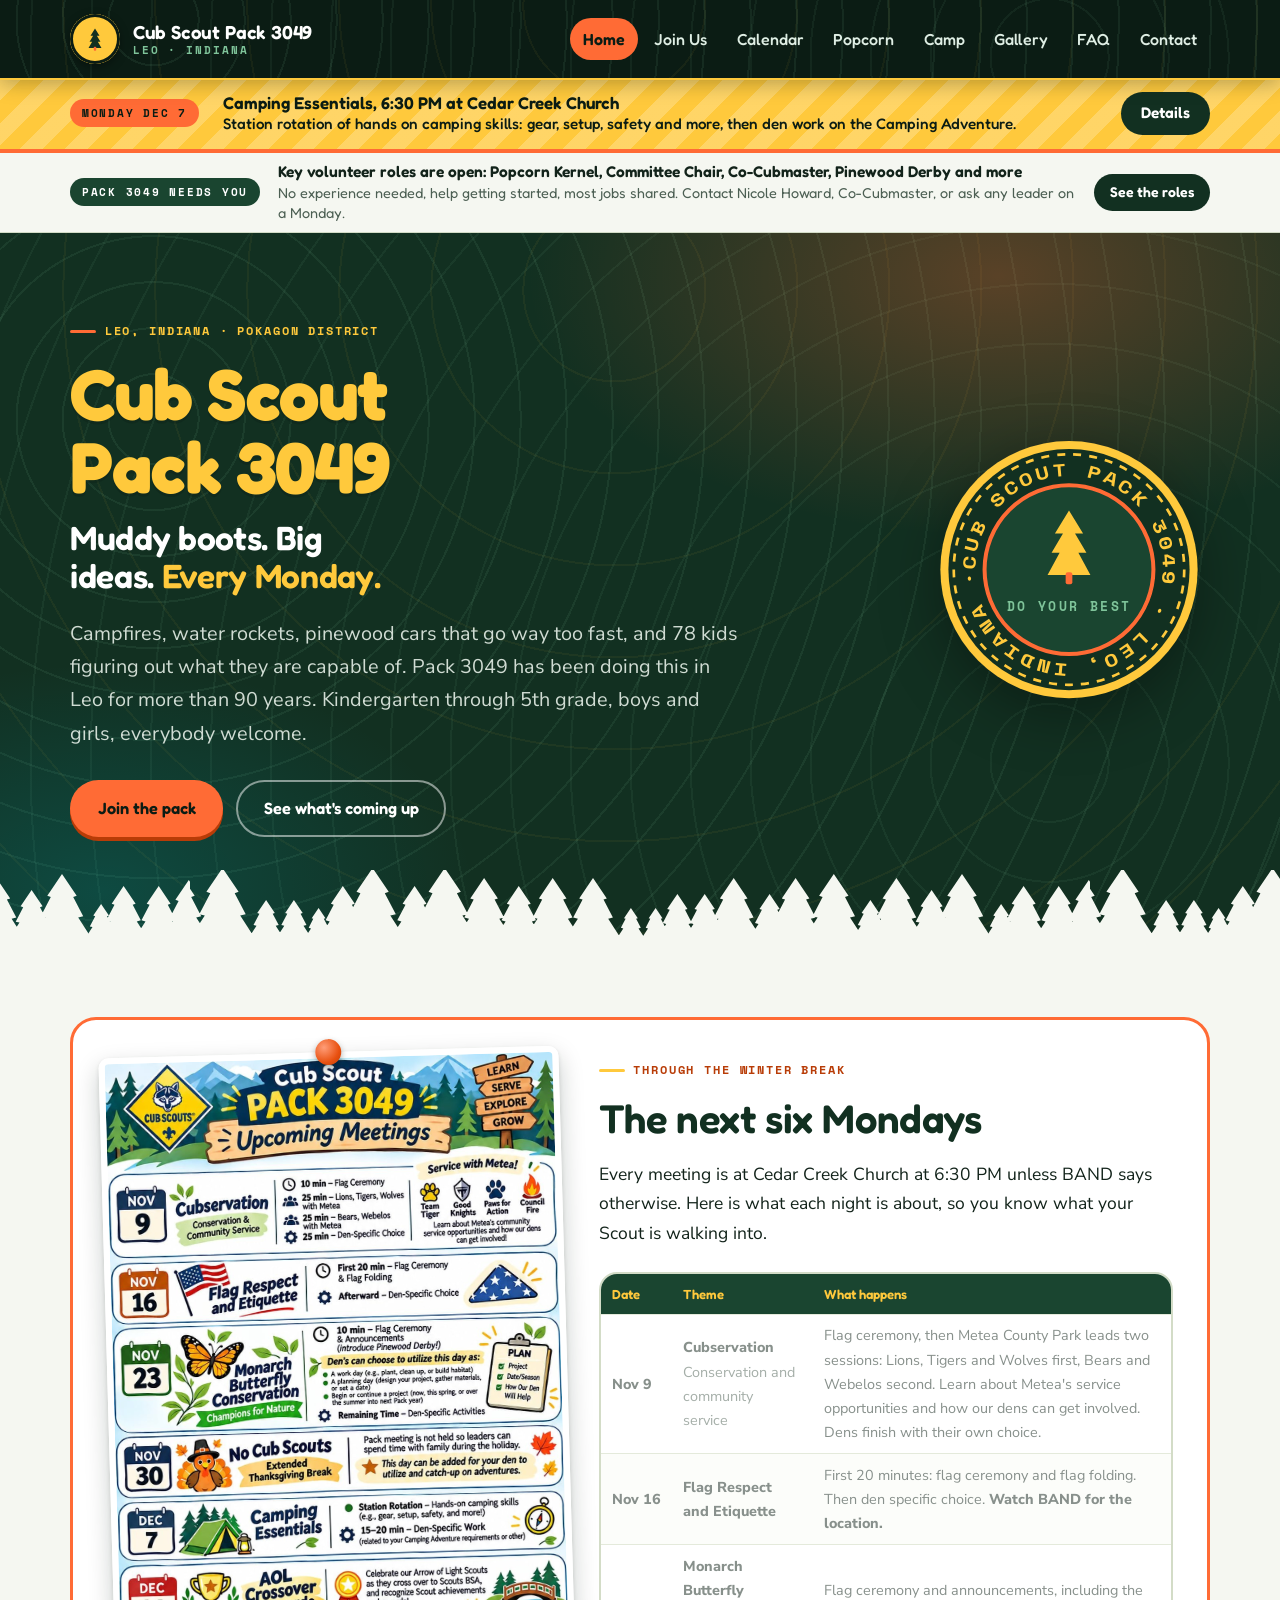
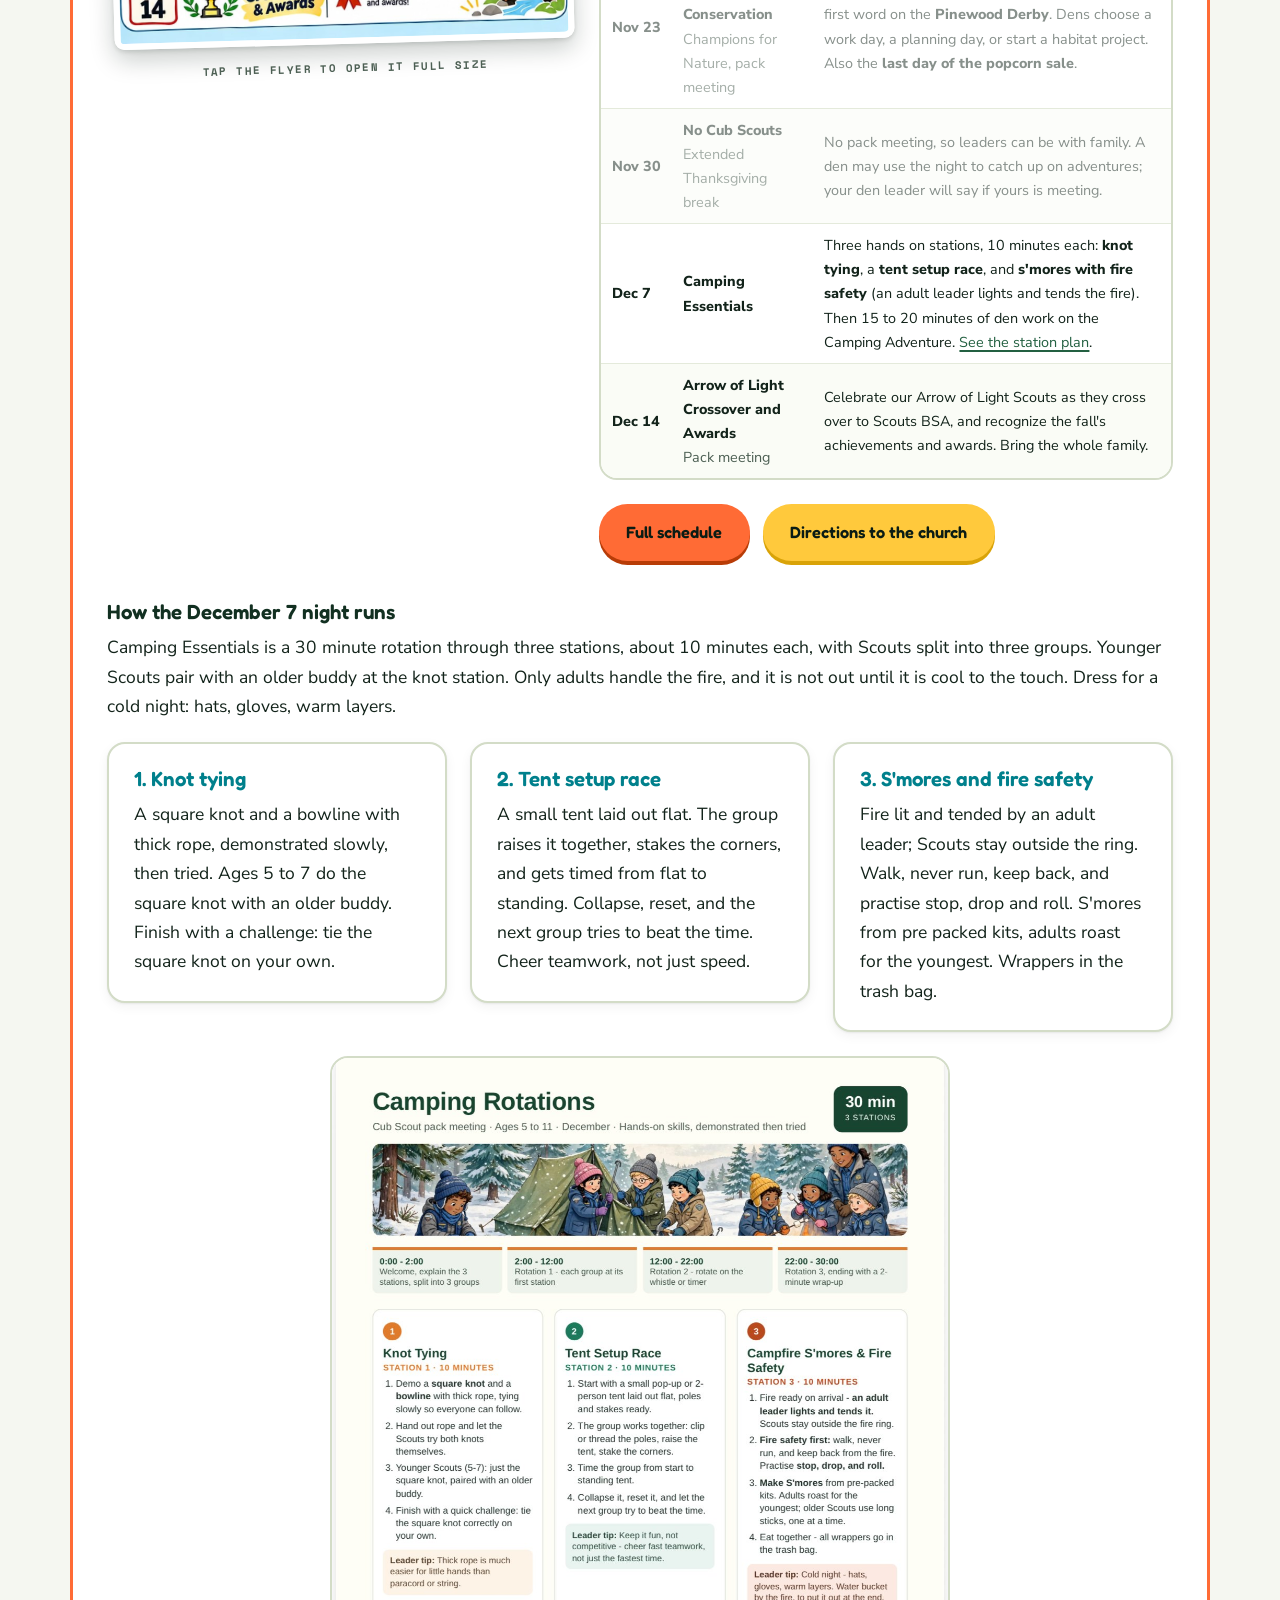
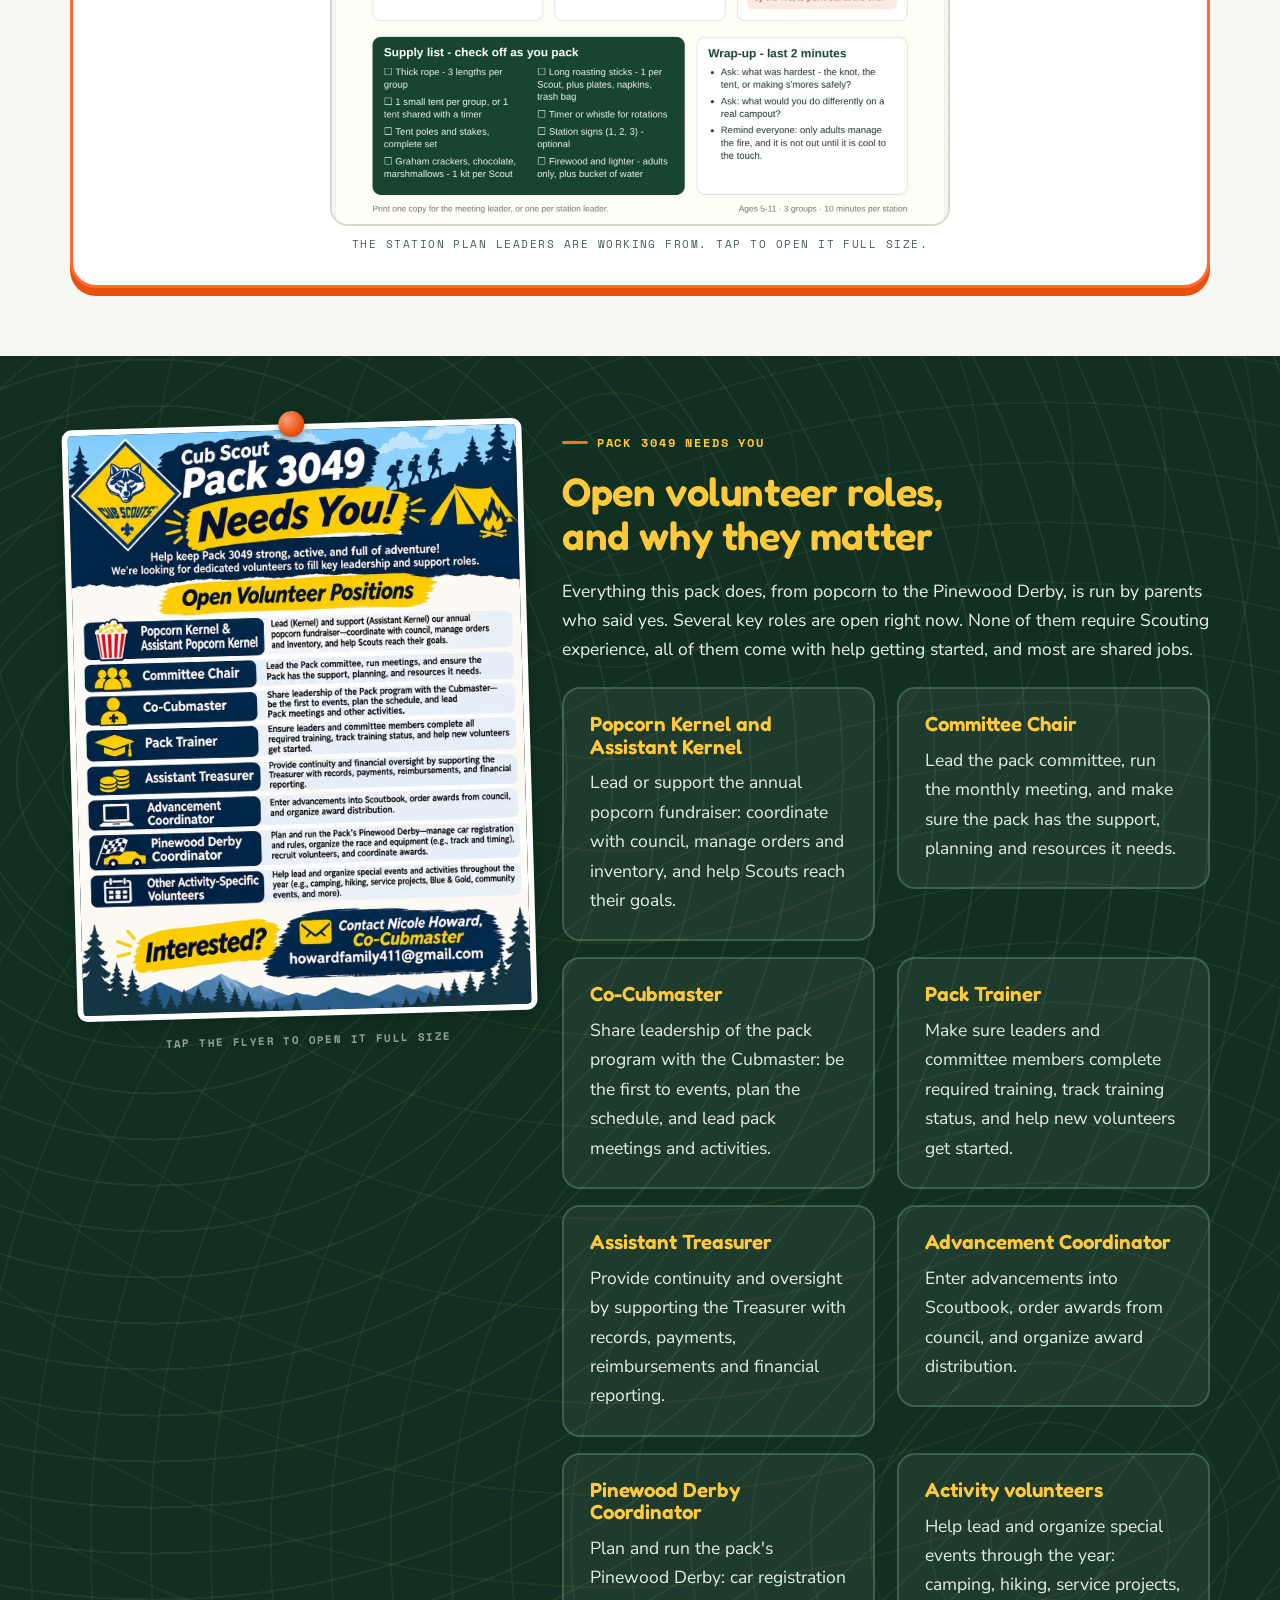
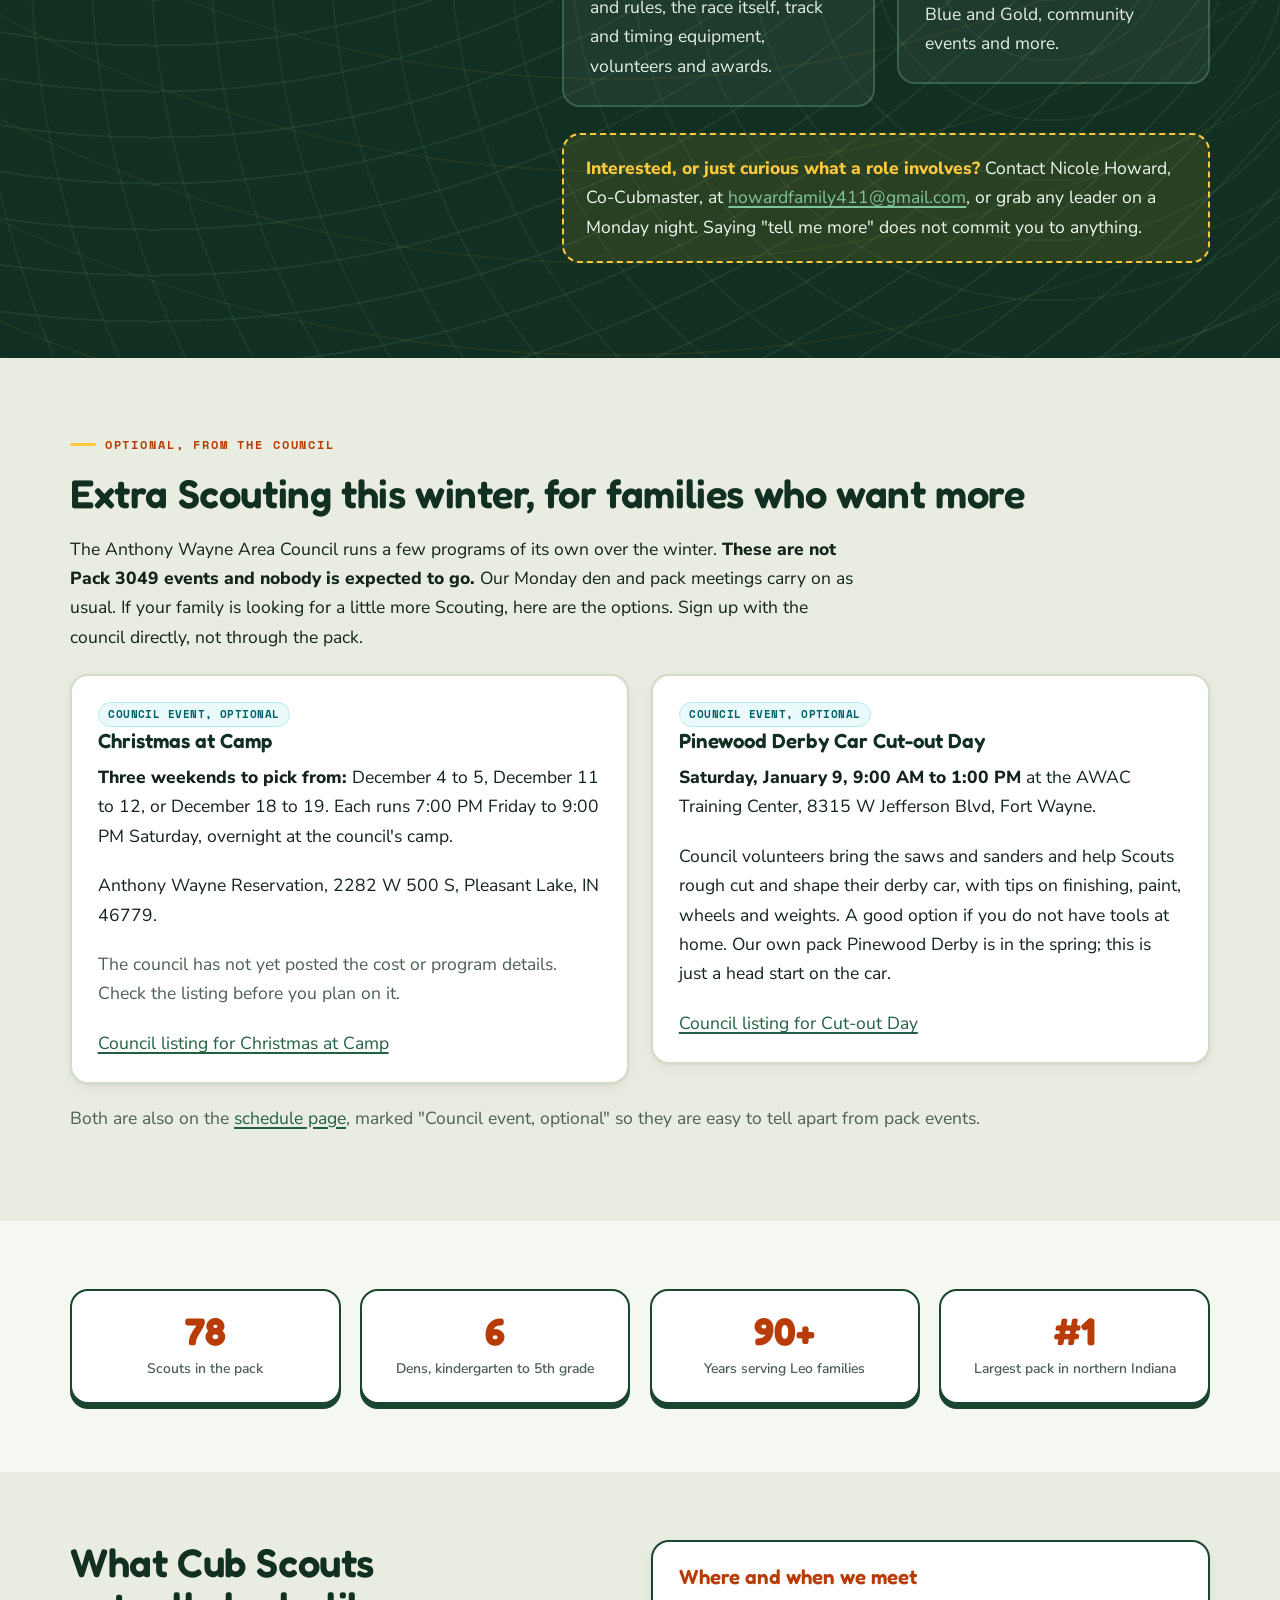
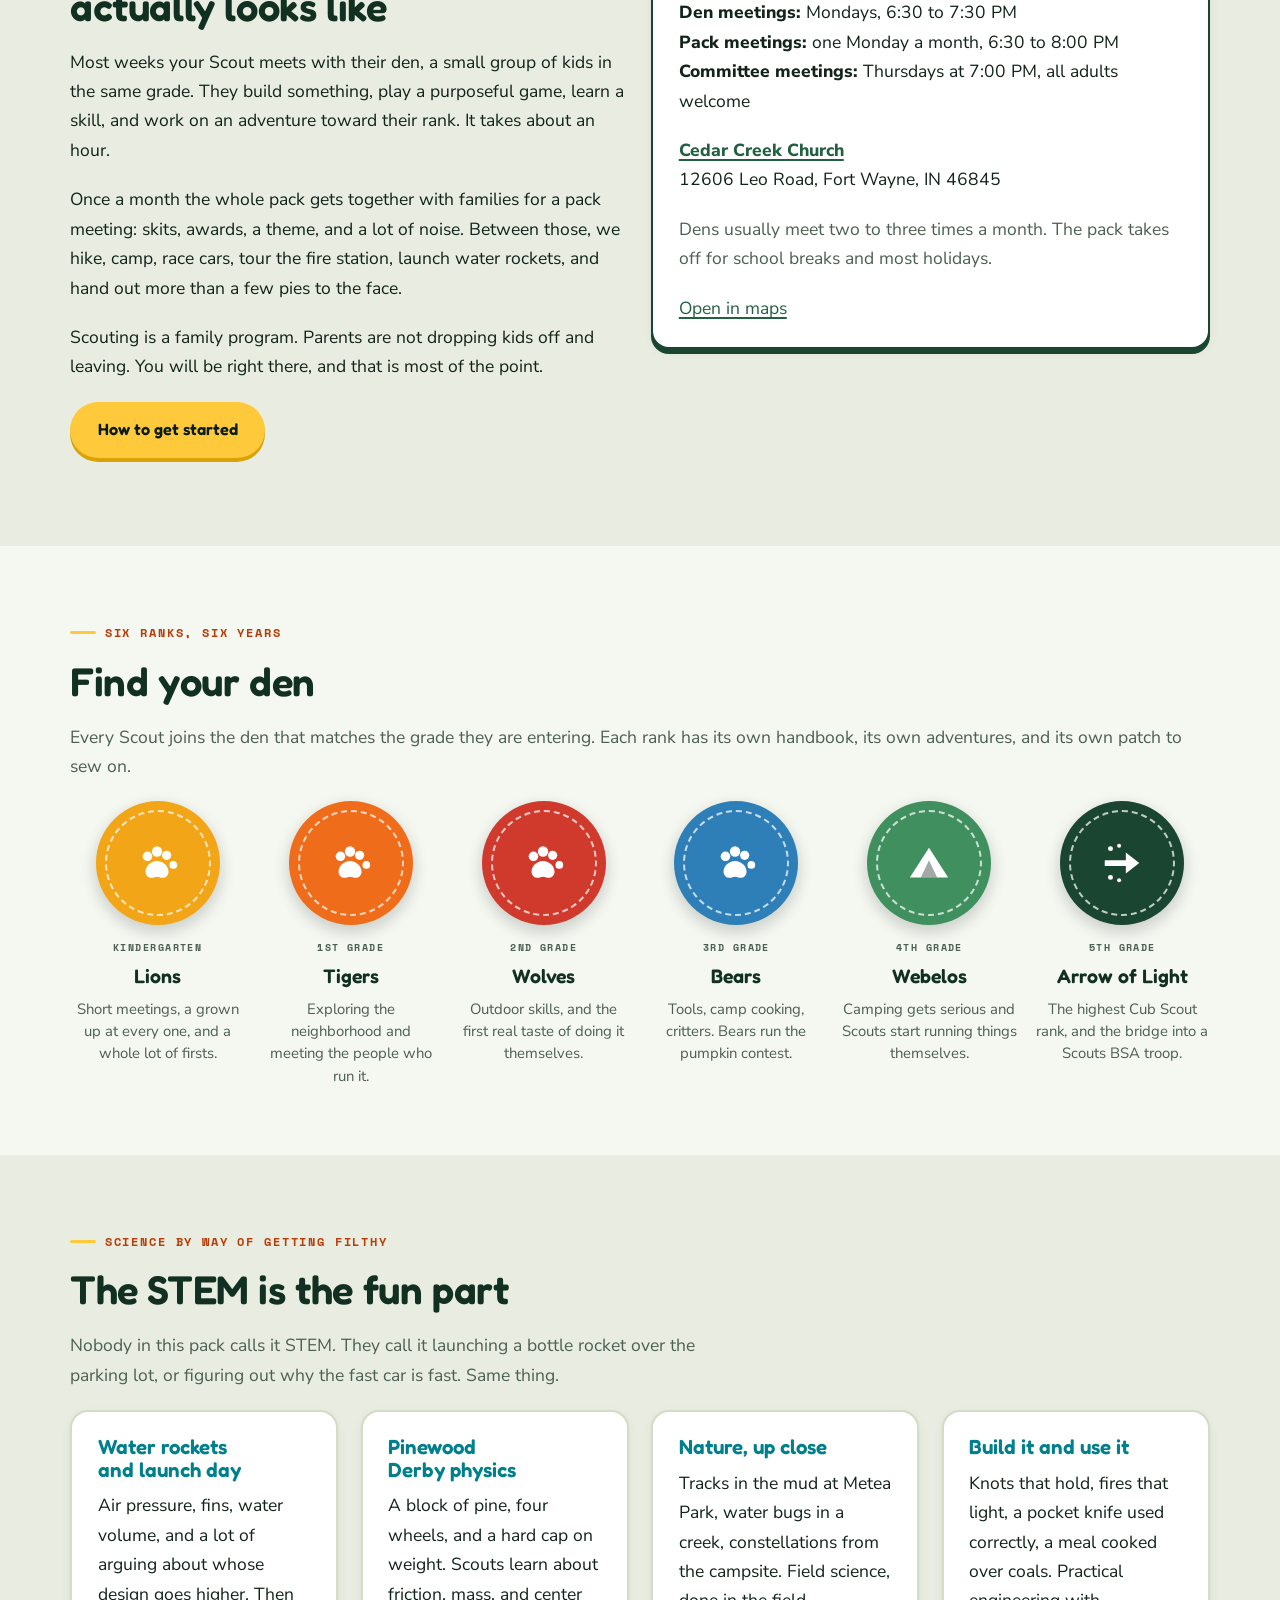
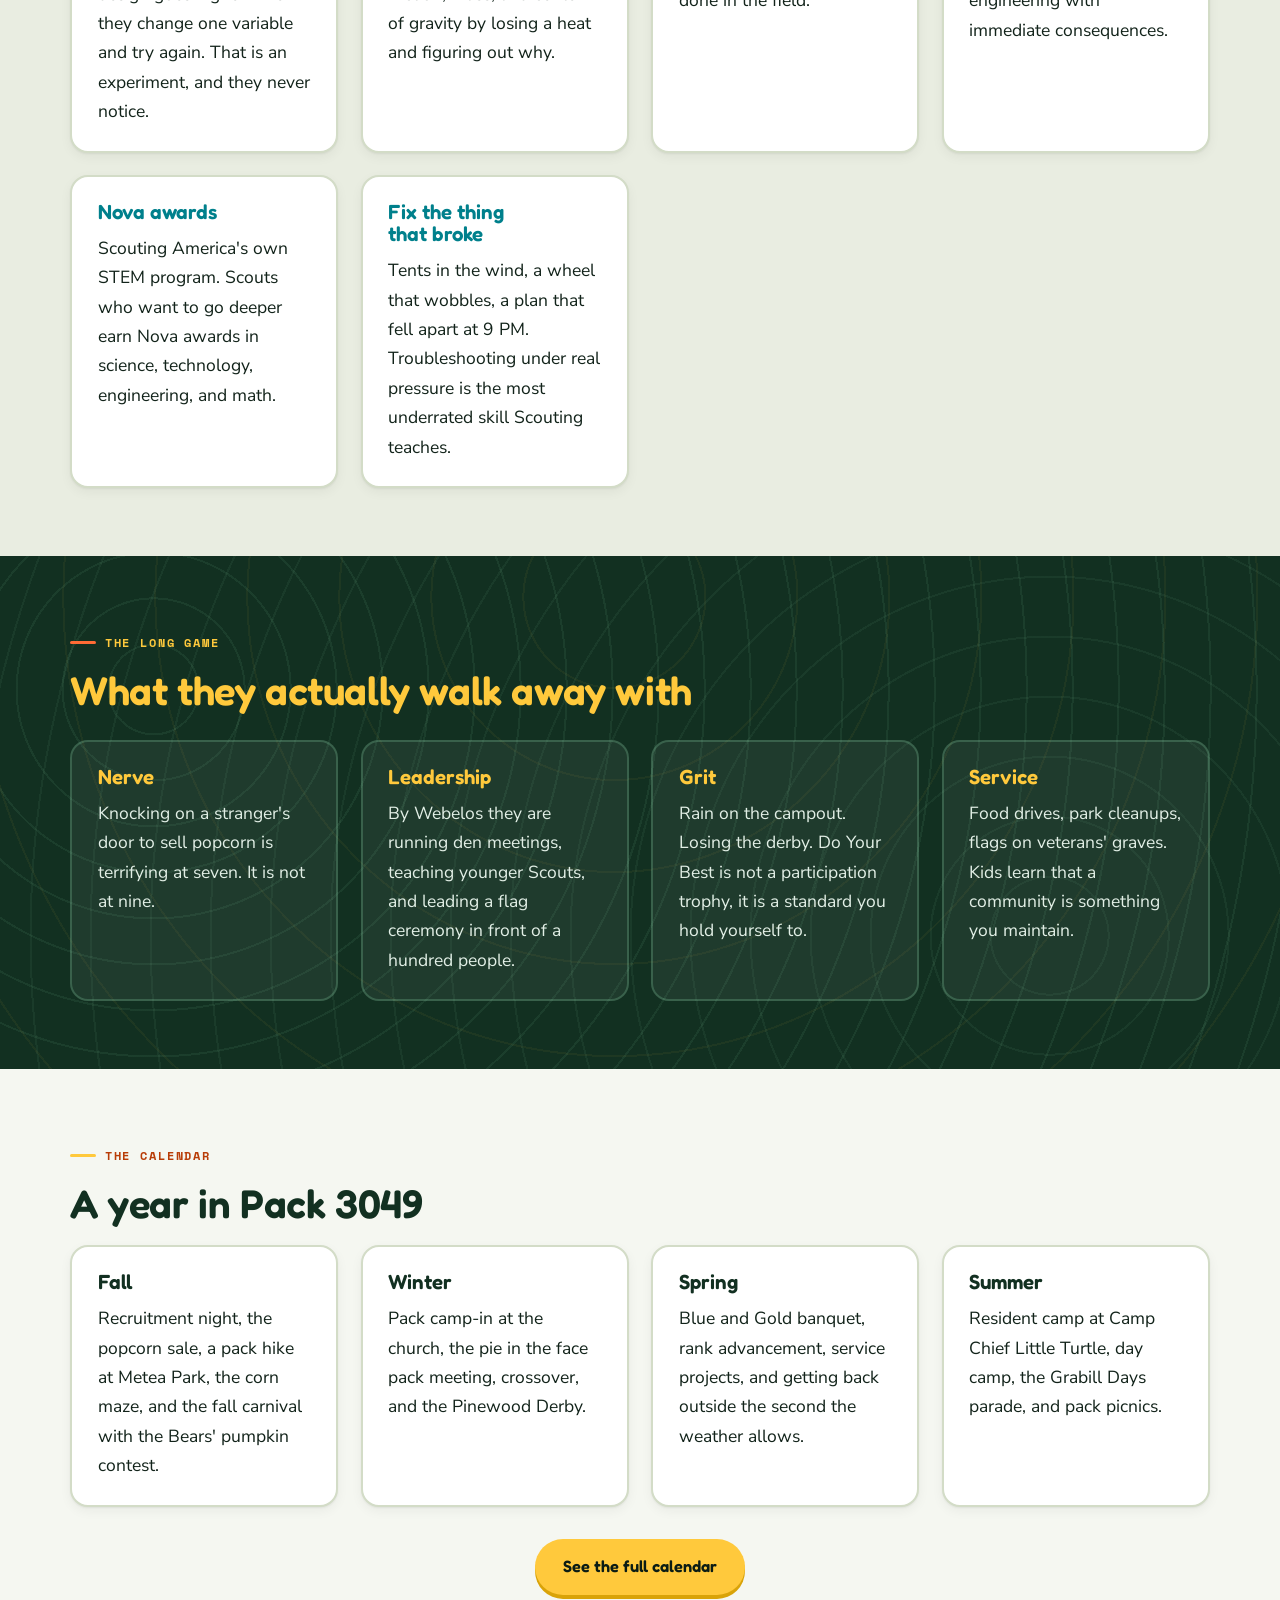
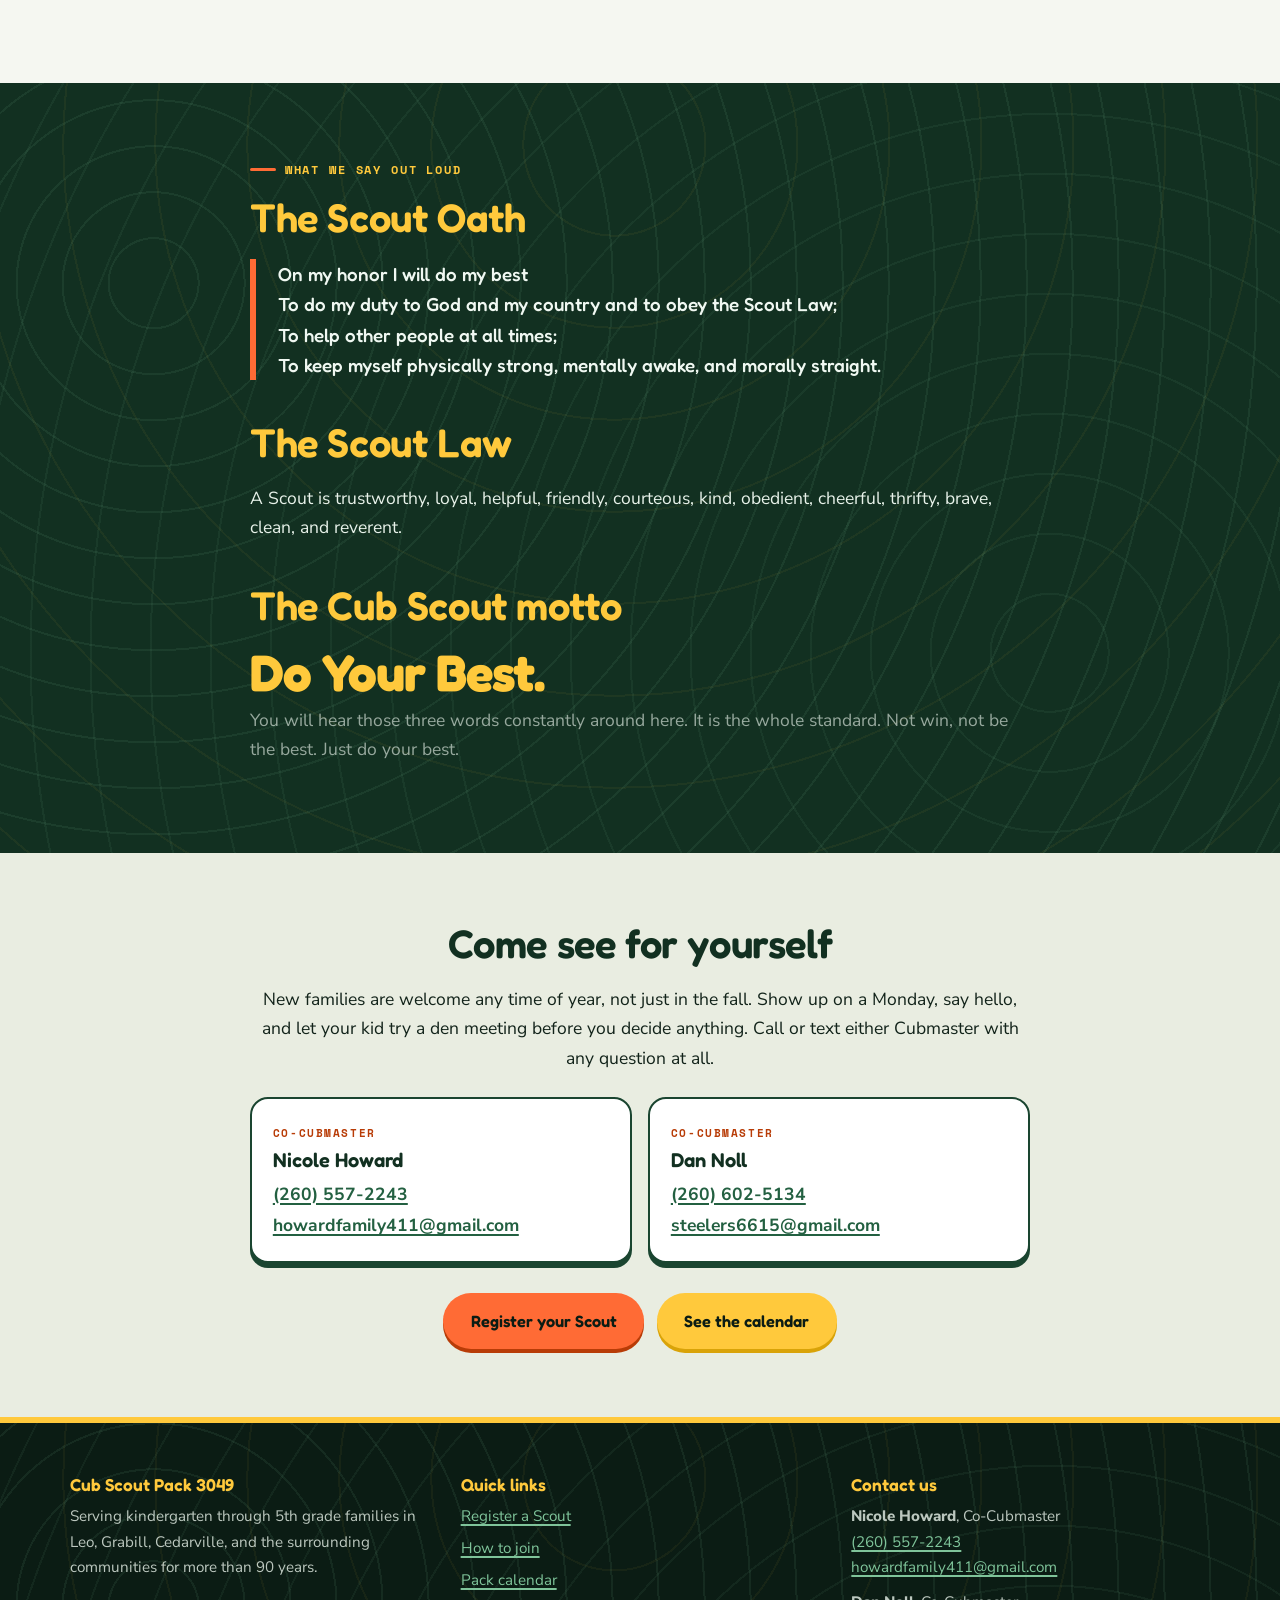
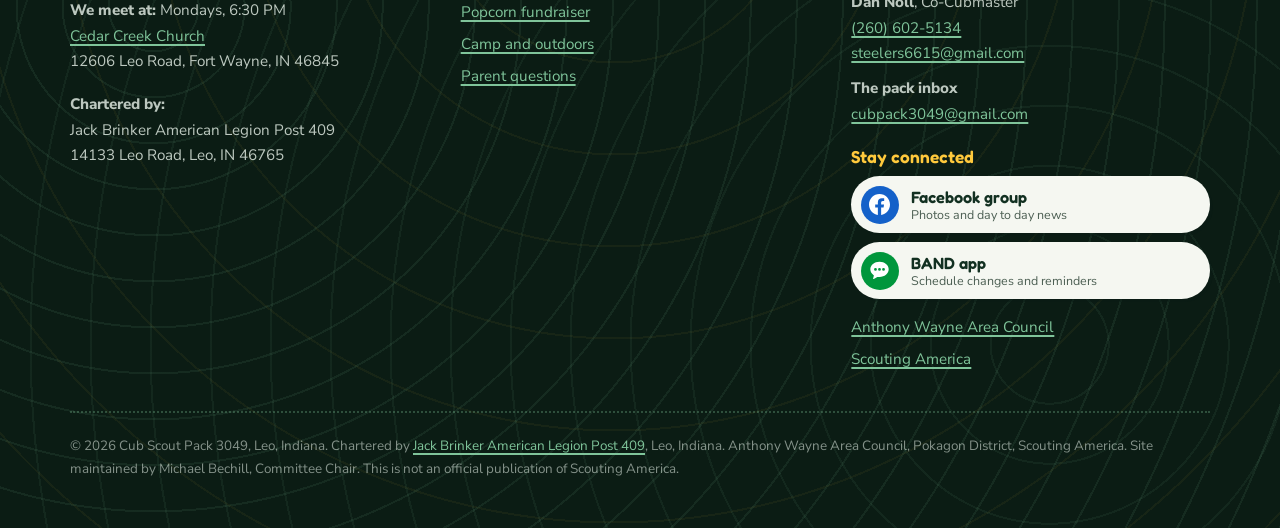
<file: index.html>
<!DOCTYPE html>
<html lang="en">
<head>
<meta charset="utf-8">
<meta name="viewport" content="width=device-width, initial-scale=1">
<title>Cub Scout Pack 3049 | Leo, Indiana</title>
<meta name="description" content="Cub Scout Pack 3049 in Leo, Indiana. Kindergarten through 5th grade boys and girls. Den meetings Mondays at 6:30 PM at Cedar Creek Church.">
<meta name="theme-color" content="#123021">
<link rel="preconnect" href="https://fonts.googleapis.com">
<link rel="preconnect" href="https://fonts.gstatic.com" crossorigin>
<link href="https://fonts.googleapis.com/css2?family=Fredoka:wght@500;600;700&family=Nunito+Sans:wght@400;600;700;800&family=Space+Mono:wght@700&display=swap" rel="stylesheet">
<link rel="stylesheet" href="assets/style.css">
<link rel="icon" href="/favicon.ico" sizes="32x32">
<link rel="icon" href="/favicon.svg" type="image/svg+xml">
<link rel="apple-touch-icon" href="/apple-touch-icon.png">
<link rel="manifest" href="/site.webmanifest">
<link rel="canonical" href="https://pack3049.com/">
<meta property="og:title" content="Cub Scout Pack 3049 | Leo, Indiana">
<meta property="og:description" content="Cub Scout Pack 3049 in Leo, Indiana. Kindergarten through 5th grade boys and girls. Den meetings Mondays at 6:30 PM at Cedar Creek Church.">
<meta property="og:type" content="website">
<meta property="og:url" content="https://pack3049.com/">
<meta property="og:site_name" content="Cub Scout Pack 3049">
</head>
<body>
<a class="skip" href="#main">Skip to content</a>

<header class="site-header">
  <div class="wrap">
    <a class="brand" href="index.html">
      <span class="brand__mark" aria-hidden="true">
        <svg viewBox="0 0 32 32" fill="none"><path d="M16 3l5.5 9h-3.2l4.4 7.5h-3.2L24 27H8l4.5-7.5H9.3L13.7 12h-3.2z" fill="#123021"/><rect x="14.5" y="25.5" width="3" height="5" rx="1" fill="#ff6b35"/></svg>
      </span>
      <span class="brand__text">
        <span class="brand__name">Cub Scout Pack 3049</span>
        <span class="brand__sub">Leo &middot; Indiana</span>
      </span>
    </a>
    <button class="nav-toggle" type="button" aria-expanded="false" aria-controls="primary-nav">Menu</button>
    <nav class="nav" id="primary-nav" aria-label="Primary">
      <a href="index.html" aria-current="page">Home</a>
      <a href="join.html">Join Us</a>
      <a href="calendar.html">Calendar</a>
      <a href="popcorn.html">Popcorn</a>
      <a href="camp.html">Camp</a>
      <a href="gallery.html">Gallery</a>
      <a href="faq.html">FAQ</a>
      <a href="contact.html">Contact</a>
    </nav>
  </div>
</header>

<!-- Site wide announcement. It removes itself the day after data-until.
     To change or retire it early, edit BANNER near the top of build.py. -->
<div class="eventbar" data-until="2026-11-09">  <!-- This Monday: Cubservation -->
  <div class="wrap">
    <span class="eventbar__tag">Monday Nov 9</span>
    <p class="eventbar__text">Cubservation with Metea County Park, 6:30 PM at Cedar Creek Church
      <span>Conservation and community service night. Metea runs two sessions, younger dens first, then
      Bears and Webelos. Popcorn swap as usual: bring back what is not selling, take what you need.</span></p>
    <a class="eventbar__cta" href="index.html#meetings">The next six Mondays</a>
  </div>
</div>
<div class="eventbar" data-from="2026-11-10" data-until="2026-11-16">  <!-- This Monday: Flag Respect -->
  <div class="wrap">
    <span class="eventbar__tag">Monday Nov 16</span>
    <p class="eventbar__text">Flag Respect and Etiquette, 6:30 PM. Watch BAND for the location.
      <span>Flag ceremony and flag folding for the first 20 minutes, then den time. Popcorn swap as
      usual, one week left in the sale.</span></p>
    <a class="eventbar__cta" href="index.html#meetings">The next six Mondays</a>
  </div>
</div>
<div class="eventbar" data-from="2026-11-17" data-until="2026-11-22">  <!-- Final popcorn weekend -->
  <div class="wrap">
    <span class="eventbar__tag">Final weekend</span>
    <p class="eventbar__text">Last weekend of the popcorn sale. Let's finish strong!
      <span>Every sale, donation and online order rung in Square by Monday night counts toward your Scout's
      total. A storefront shift, a walk around the block, a few texts to family: every last sale helps.</span></p>
    <a class="eventbar__cta" href="index.html#finish">How to finish strong</a>
  </div>
</div>
<div class="eventbar" data-from="2026-11-23" data-until="2026-11-23">  <!-- Tonight: end of the popcorn sale -->
  <div class="wrap">
    <span class="eventbar__tag">Tonight</span>
    <p class="eventbar__text">Tonight is the end of the popcorn sale. Let's finish strong!
      <span>Every sale, donation and online order rung in Square under your Scout's name by tonight counts.
      One more ask, one more sale. After tonight nothing more can be added.</span></p>
    <a class="eventbar__cta" href="index.html#finish">Finish strong</a>
  </div>
</div>
<div class="eventbar eventbar--quiet" data-from="2026-11-23" data-until="2026-11-23">  <!-- Tonight: pack meeting and popcorn return -->
  <div class="wrap">
    <span class="eventbar__tag">6:30 PM tonight</span>
    <p class="eventbar__text">Pack meeting and popcorn return night at Cedar Creek Church
      <span>Bring back all unsold popcorn. $58,784 and 2,439 containers sold so far: thank you for every door,
      every shift and every sale.</span></p>
    <a class="eventbar__cta" href="index.html#meetings">Tonight's meeting</a>
  </div>
</div>
<div class="eventbar eventbar--quiet" data-from="2026-11-17" data-until="2026-11-22">  <!-- Monday is turn-in night -->
  <div class="wrap">
    <span class="eventbar__tag">Monday Nov 23</span>
    <p class="eventbar__text">Pack meeting and popcorn return night, 6:30 PM at Cedar Creek Church
      <span>Monarch Butterfly Conservation and the first word on the Pinewood Derby. Bring back all unsold popcorn.
      Hold your settling up check until the final packet arrives after the audit.</span></p>
    <a class="eventbar__cta" href="index.html#meetings">The next few Mondays</a>
  </div>
</div>
<div class="eventbar eventbar--quiet" data-from="2026-11-24" data-until="2026-12-01">  <!-- Thanksgiving break -->
  <div class="wrap">
    <span class="eventbar__tag">Settling up</span>
    <p class="eventbar__text">Popcorn checks due Tuesday, December 1. No Cub Scouts Monday November 30.
      <span>Wait for the final packet with your family's number, then one check to "Pack 3049." Next meeting is
      Camping Essentials on December 7.</span></p>
    <a class="eventbar__cta" href="index.html#settle">Settling up</a>
  </div>
</div>
<div class="eventbar" data-from="2026-12-02" data-until="2026-12-07">  <!-- This Monday: Camping Essentials -->
  <div class="wrap">
    <span class="eventbar__tag">Monday Dec 7</span>
    <p class="eventbar__text">Camping Essentials, 6:30 PM at Cedar Creek Church
      <span>Station rotation of hands on camping skills: gear, setup, safety and more, then den work
      on the Camping Adventure.</span></p>
    <a class="eventbar__cta" href="index.html#meetings">Details</a>
  </div>
</div>
<div class="eventbar" data-from="2026-12-08" data-until="2026-12-14">  <!-- This Monday: AOL crossover -->
  <div class="wrap">
    <span class="eventbar__tag">Monday Dec 14</span>
    <p class="eventbar__text">Pack meeting: Arrow of Light crossover and awards, 6:30 PM
      <span>Our oldest Scouts cross over to Scouts BSA and the fall's awards are handed out. Bring the
      whole family and a camera.</span></p>
    <a class="eventbar__cta" href="index.html#meetings">Details</a>
  </div>
</div>
<div class="eventbar eventbar--quiet" data-from="2026-11-24" data-until="2026-12-31">  <!-- Volunteer roles, back after the popcorn sale -->
  <div class="wrap">
    <span class="eventbar__tag">Pack 3049 needs you</span>
    <p class="eventbar__text">Key volunteer roles are open: Popcorn Kernel, Committee Chair, Co-Cubmaster, Pinewood Derby and more
      <span>No experience needed, help getting started, most jobs shared. Contact Nicole Howard,
      Co-Cubmaster, or ask any leader on a Monday.</span></p>
    <a class="eventbar__cta" href="index.html#volunteer">See the roles</a>
  </div>
</div>

<main id="main">

<section class="hero">
  <div class="wrap">
    <span class="eyebrow">Leo, Indiana &middot; Pokagon District</span>
    <h1 class="hero__title">
      <span class="hero__pack">Cub Scout Pack 3049</span>
      <span class="hero__tag">Muddy boots. Big ideas. <em>Every Monday.</em></span>
    </h1>
    <p class="lede">Campfires, water rockets, pinewood cars that go way too fast, and 78 kids figuring out what they are capable of. Pack 3049 has been doing this in Leo for more than 90 years. Kindergarten through 5th grade, boys and girls, everybody welcome.</p>
    <div class="btn-row">
      <a class="btn btn--primary" href="register.html">Join the pack</a>
      <a class="btn btn--ghost" href="calendar.html">See what's coming up</a>
    </div>
  </div>
  <svg class="hero__patch" viewBox="0 0 200 200" aria-hidden="true" focusable="false">
    <defs>
      <path id="patch-ring" d="M100,100 m-70,0 a70,70 0 1,1 140,0 a70,70 0 1,1 -140,0"></path>
    </defs>
    <circle cx="100" cy="100" r="96" fill="#ffc93c"></circle>
    <circle cx="100" cy="100" r="90" fill="#123021"></circle>
    <circle cx="100" cy="100" r="86" fill="none" stroke="#ffc93c" stroke-width="2" stroke-dasharray="6 6"></circle>
    <circle cx="100" cy="100" r="63" fill="#1a4530"></circle>
    <circle cx="100" cy="100" r="63" fill="none" stroke="#ff6b35" stroke-width="3"></circle>
    <text fill="#ffc93c" font-family="Space Mono, monospace" font-weight="700" font-size="13" letter-spacing="2">
      <textPath href="#patch-ring" startOffset="0" textLength="440" lengthAdjust="spacingAndGlyphs">CUB SCOUT PACK 3049 &#183; LEO, INDIANA &#183;</textPath>
    </text>
    <path d="M100 56l10.5 17h-6l8.5 14.5h-6L116 104H84l9-16.5h-6L95.5 73h-6z" fill="#ffc93c"></path>
    <rect x="97.5" y="102" width="5" height="9" rx="1.5" fill="#ff6b35"></rect>
    <text x="100" y="131" text-anchor="middle" fill="#7fc49a" font-family="Space Mono, monospace" font-weight="700" font-size="9.5" letter-spacing="1.8">DO YOUR BEST</text>
  </svg>
</section>

<section class="section" id="finish" data-until="2026-11-23">
  <div class="wrap">
    <div class="bigevent" style="border-color:var(--fire-500)">
      <div class="pu__head" style="display:flex;flex-wrap:wrap;align-items:baseline;justify-content:space-between;gap:.4rem 1.2rem">
        <div>
          <span class="eyebrow">Last day of the popcorn sale</span>
          <h2 style="margin:0">Tonight is the end of the popcorn sale. Let's finish strong!</h2>
        </div>
        <span class="muted" style="font-family:var(--mono);font-size:.72rem;font-weight:700;letter-spacing:.08em;text-transform:uppercase">Figures as of Monday afternoon, November 23</span>
      </div>
      <p class="lede" style="max-width:72ch;margin-top:1rem">This is it. Every sale, every donation and every online order rung in
         <strong>by tonight, Monday, November 23</strong> counts toward your Scout's total, adds to their Amazon gift card, and
         helps pay for the pack's year. After tonight nothing more can be added. One more ask, one more text, one more sale: it all counts.</p>

      <div class="facts" style="margin-top:1.6rem">
        <div class="fact"><div class="fact__num">$58,784</div><div class="fact__label">sold so far, product, donations and online orders</div></div>
        <div class="fact"><div class="fact__num">2,439</div><div class="fact__label">containers of popcorn sold</div></div>
        <div class="fact"><div class="fact__num">50</div><div class="fact__label">Scouts with their year covered at $525</div></div>
        <div class="fact"><div class="fact__num">17</div><div class="fact__label">free summer camps earned at $1,600</div></div>
        <div class="fact"><div class="fact__num">5</div><div class="fact__label">families in the Winner's Circle at $3,000</div></div>
      </div>


      <div class="grid grid--2" style="align-items:start;margin-top:2rem">
        <div>
          <h3 style="margin-top:0">How to make today count</h3>
          <ul class="checklist checklist--yes">
            <li><strong>One last ask.</strong> A few texts to grandparents, neighbors and coworkers, a quick walk around the block after school, or a stop at a neighbor's door. Most of what sells today will come from asks that take two minutes.</li>
            <li><strong>Sell what you already have at home.</strong> Every container you sell today is one you do not have to bring back tonight.</li>
            <li><strong>Donations count dollar for dollar.</strong> Ring them in Square as a donation under your Scout's name.</li>
            <li><strong>Online orders count too</strong>, and they ship straight to the customer. Share your Scout's link one more time today.</li>
            <li><strong>Ring every sale in Square under your Scout's name before the end of the night.</strong> A sale that is not in Square does not count toward a milestone, or toward the gift card.</li>
            <li><strong>Carrying a buyout?</strong> A sale to a customer is your best move. Every $1 sold takes about 57 cents off the buyout, and at $525 per Scout it is gone.</li>
          </ul>
        </div>
        <div>
          <h3 style="margin-top:0">Milestones within reach</h3>
          <div class="bigevent__meta" style="margin-top:.4rem">
            <div><span class="k">$525 per Scout</span><span class="v">The year is covered<small>The buyout drops to $0. At our average of about $21 a container, $100 short is about 5 containers.</small></span></div>
            <div><span class="k">$1,600</span><span class="v">Free summer camp<small>Seventeen free camps earned so far. A few families are only a sale or two away.</small></span></div>
            <div><span class="k">$3,000</span><span class="v">The Winner's Circle<small>Five families are in. Congratulations, and thank you.</small></span></div>
            <div><span class="k">Every dollar</span><span class="v">4% back as an Amazon gift card<small>No minimum. $400 sold earns $16, $1,000 earns $40, $3,000 earns $120. It is your Scout's to keep.</small></span></div>
          </div>
          <div class="btn-row" style="margin-top:1.2rem">
            <a class="btn btn--primary" href="popcorn.html#calculator">Check your Scout's number</a>
            <a class="btn btn--solid" href="popcorn.html#update">Full sale update</a>
          </div>
        </div>
      </div>

      <div class="alert" style="margin-top:2rem">
        <h3 style="margin-top:0">Tonight, Monday, November 23, is the last popcorn day</h3>
        <p>Pack meeting at 6:30 PM at Cedar Creek Church (Monarch Butterfly Conservation, plus the first word on the
           Pinewood Derby). <strong>All unsold popcorn comes back tonight</strong>, and every sale needs to be in Square by
           the end of the night. Nothing can be added after tonight.</p>
      </div>

      <h3 style="margin-top:2.25rem">After tonight: how settling up works</h3>
      <div class="grid grid--2" style="align-items:start">
        <div>
          <ul class="checklist">
            <li><strong>Do not write a check yet.</strong> Final sales figures and each family's number go out the week of November 23, after the audit. Wait for that packet.</li>
            <li><strong>One check per family, payable to "Pack 3049," due Tuesday, December 1.</strong> It covers three things: the cash sales you collected and are holding, any buyout if a Scout finished short of $525, and the $100 registration if it is not paid yet.</li>
            <li><strong>Please hold popcorn and buyout checks until after Thanksgiving.</strong> We finish the final audit first.</li>
            <li><strong>Please do not turn in cash.</strong> One check lets the pack follow every dollar from your sale to the pack's account.</li>
            <li>Registration can be paid any time in Square. If you do, it comes off your check.</li>
            <li>Card sales and online orders went straight to the pack, so they are never part of what you owe.</li>
          </ul>
        </div>
        <div>
          <div class="card">
            <h3>Example: one Scout, $400 sold</h3>
            <p class="muted" style="margin-top:-.4rem">$250 paid by card, $150 in cash. Registration not paid yet.</p>
            <table class="rota rota--example">
              <tbody>
                <tr><td>1. Cash sales you are holding</td><td style="text-align:right">$150.00</td></tr>
                <tr><td>2. Buyout: $300 x ($125 short / $525)</td><td style="text-align:right">$71.43</td></tr>
                <tr><td>3. Registration</td><td style="text-align:right">$100.00</td></tr>
                <tr><td><strong>Check to Pack 3049</strong></td><td style="text-align:right"><strong>$321.43</strong></td></tr>
              </tbody>
            </table>
            <p class="muted" style="margin-bottom:0">This Scout also earns a $16 Amazon gift card. The <a href="popcorn.html#calculator">calculator</a> runs the same math for your family; the final packet has the official numbers.</p>
          </div>
        </div>
      </div>
      <p class="muted" style="margin-top:1.4rem">Think your number is off, or need popcorn to finish a sale today? Start with your den leader, then the Popcorn
         Kernel, or post in the <a href="https://band.us/n/a8a0b4Jfwc2b5">BAND app</a>.</p>
    </div>
  </div>
</section>

<section class="section" id="settle" data-from="2026-11-24" data-until="2026-12-01">
  <div class="wrap">
    <div class="bigevent">
      <span class="eyebrow">The 2026 popcorn sale is over</span>
      <h2>Thank you. Now, settling up.</h2>
      <p class="lede" style="max-width:72ch">Every door, every shift and every sale added up: the pack passed the full season totals of
         2022, 2023 and 2024, and the final count is being audited now. Here is what happens next for every family.</p>
      <div class="grid grid--2" style="align-items:start;margin-top:1.4rem">
        <div>
          <ul class="checklist">
            <li><strong>Watch for the final packet.</strong> Final sales figures and each family's number go out the week of November 23, after the audit. Do not write a check until you have it.</li>
            <li><strong>One check per family, payable to "Pack 3049," due Tuesday, December 1.</strong> It covers the cash sales you collected and are holding, any buyout if a Scout finished short of $525, and the $100 registration if it is not paid yet.</li>
            <li><strong>Please hold popcorn and buyout checks until after Thanksgiving</strong>, and please do not turn in cash.</li>
            <li>Registration can be paid any time in Square, and if you do, it comes off your check.</li>
          </ul>
          <div class="btn-row" style="margin-top:1rem">
            <a class="btn btn--primary" href="popcorn.html#calculator">Estimate your number</a>
            <a class="btn btn--solid" href="popcorn.html#update">Sale update</a>
          </div>
        </div>
        <div>
          <div class="card">
            <h3>Example: one Scout, $400 sold</h3>
            <p class="muted" style="margin-top:-.4rem">$250 paid by card, $150 in cash. Registration not paid yet.</p>
            <table class="rota rota--example">
              <tbody>
                <tr><td>1. Cash sales you are holding</td><td style="text-align:right">$150.00</td></tr>
                <tr><td>2. Buyout: $300 x ($125 short / $525)</td><td style="text-align:right">$71.43</td></tr>
                <tr><td>3. Registration</td><td style="text-align:right">$100.00</td></tr>
                <tr><td><strong>Check to Pack 3049</strong></td><td style="text-align:right"><strong>$321.43</strong></td></tr>
              </tbody>
            </table>
            <p class="muted" style="margin-bottom:0">Questions about your number? Start with your den leader, then the Popcorn Kernel, or post in the <a href="https://band.us/n/a8a0b4Jfwc2b5">BAND app</a>.</p>
          </div>
        </div>
      </div>
    </div>
  </div>
</section>

<section class="section" id="meetings" data-until="2026-12-14">
  <div class="wrap">
    <div class="bigevent">
      <div class="flyer">
        <figure class="flyer__pin">
          <a href="images/upcoming-meetings-2026-11.jpg">
            <img src="images/upcoming-meetings-2026-11.jpg" width="1102" height="1427" loading="lazy" alt="Cub Scout Pack 3049 Upcoming Meetings flyer. Learn, serve, explore, grow. November 9: Cubservation, conservation and community service, with a 10 minute flag ceremony, 25 minutes for Lions, Tigers and Wolves with Metea, 25 minutes for Bears and Webelos with Metea, and 25 minutes of den specific choice; service with Metea, learn about Metea's community service opportunities and how our dens can get involved. November 16: Flag Respect and Etiquette, first 20 minutes flag ceremony and flag folding, afterward den specific choice. November 23: Monarch Butterfly Conservation, Champions for Nature, 10 minute flag ceremony and announcements introducing the Pinewood Derby; dens can use the day as a work day, a planning day, or to begin or continue a project; remaining time den specific. November 30: No Cub Scouts, extended Thanksgiving break; pack meeting is not held so leaders can spend time with family; this day can be added for your den to catch up on adventures. December 7: Camping Essentials, station rotation of hands on camping skills such as gear, setup and safety, then 15 to 20 minutes of den specific work. December 14: Arrow of Light Crossover and Awards, celebrate our Arrow of Light Scouts as they cross over to Scouts BSA and recognize Scout achievements and awards.">
          </a>
          <figcaption class="flyer__cap">Tap the flyer to open it full size</figcaption>
        </figure>
        <div>
          <span class="eyebrow">Through the winter break</span>
          <h2>The next six Mondays</h2>
          <p class="lede">Every meeting is at Cedar Creek Church at 6:30 PM unless BAND says otherwise.
             Here is what each night is about, so you know what your Scout is walking into.</p>

          <div class="table-scroll">
            <table class="rota rota--stack">
              <caption class="visually-hidden">Upcoming Monday meetings, November 9 to December 14</caption>
              <thead><tr><th scope="col">Date</th><th scope="col">Theme</th><th scope="col">What happens</th></tr></thead>
              <tbody>
                <tr data-date="2026-11-09"><td><strong>Nov 9</strong></td><td><strong>Cubservation</strong><br><span class="muted">Conservation and community service</span></td><td>Flag ceremony, then Metea County Park leads two sessions: Lions, Tigers and Wolves first, Bears and Webelos second. Learn about Metea's service opportunities and how our dens can get involved. Dens finish with their own choice.</td></tr>
                <tr data-date="2026-11-16"><td><strong>Nov 16</strong></td><td><strong>Flag Respect and Etiquette</strong></td><td>First 20 minutes: flag ceremony and flag folding. Then den specific choice. <strong>Watch BAND for the location.</strong></td></tr>
                <tr data-date="2026-11-23"><td><strong>Nov 23</strong></td><td><strong>Monarch Butterfly Conservation</strong><br><span class="muted">Champions for Nature, pack meeting</span></td><td>Flag ceremony and announcements, including the first word on the <strong>Pinewood Derby</strong>. Dens choose a work day, a planning day, or start a habitat project. Also the <strong>last day of the popcorn sale</strong>.</td></tr>
                <tr data-date="2026-11-30"><td><strong>Nov 30</strong></td><td><strong>No Cub Scouts</strong><br><span class="muted">Extended Thanksgiving break</span></td><td>No pack meeting, so leaders can be with family. A den may use the night to catch up on adventures; your den leader will say if yours is meeting.</td></tr>
                <tr data-date="2026-12-07"><td><strong>Dec 7</strong></td><td><strong>Camping Essentials</strong></td><td>Three hands on stations, 10 minutes each: <strong>knot tying</strong>, a <strong>tent setup race</strong>, and <strong>s'mores with fire safety</strong> (an adult leader lights and tends the fire). Then 15 to 20 minutes of den work on the Camping Adventure. <a href="#camping-plan">See the station plan</a>.</td></tr>
                <tr data-date="2026-12-14"><td><strong>Dec 14</strong></td><td><strong>Arrow of Light Crossover and Awards</strong><br><span class="muted">Pack meeting</span></td><td>Celebrate our Arrow of Light Scouts as they cross over to Scouts BSA, and recognize the fall's achievements and awards. Bring the whole family.</td></tr>
              </tbody>
            </table>
          </div>

          <div class="btn-row" style="margin-top:1.4rem">
            <a class="btn btn--primary" href="calendar.html">Full schedule</a>
            <a class="btn btn--solid" href="https://maps.google.com/?q=12606+Leo+Rd,+Fort+Wayne,+IN+46845">Directions to the church</a>
          </div>
        </div>
      </div>

      <div id="camping-plan" data-until="2026-12-07" style="margin-top:2.5rem">
        <h3>How the December 7 night runs</h3>
        <p>Camping Essentials is a 30 minute rotation through three stations, about 10 minutes each, with Scouts
           split into three groups. Younger Scouts pair with an older buddy at the knot station. Only adults handle
           the fire, and it is not out until it is cool to the touch. Dress for a cold night: hats, gloves, warm layers.</p>
        <div class="grid grid--3" style="align-items:start">
          <div class="card card--stem"><h3>1. Knot tying</h3><p>A square knot and a bowline with thick rope, demonstrated slowly, then tried. Ages 5 to 7 do the square knot with an older buddy. Finish with a challenge: tie the square knot on your own.</p></div>
          <div class="card card--stem"><h3>2. Tent setup race</h3><p>A small tent laid out flat. The group raises it together, stakes the corners, and gets timed from flat to standing. Collapse, reset, and the next group tries to beat the time. Cheer teamwork, not just speed.</p></div>
          <div class="card card--stem"><h3>3. S'mores and fire safety</h3><p>Fire lit and tended by an adult leader; Scouts stay outside the ring. Walk, never run, keep back, and practise stop, drop and roll. S'mores from pre packed kits, adults roast for the youngest. Wrappers in the trash bag.</p></div>
        </div>
        <figure class="widebill" style="max-width:620px;margin-left:auto;margin-right:auto">
          <a href="images/camping-rotations-2026-12-07.jpg">
            <img src="images/camping-rotations-2026-12-07.jpg" width="1179" height="1466" loading="lazy" alt="Camping Rotations plan for the Cub Scout pack meeting, ages 5 to 11, December, 30 minutes across 3 stations. Timeline: 0 to 2 minutes welcome, explain the 3 stations and split into 3 groups; 2 to 12 rotation 1, each group at its first station; 12 to 22 rotation 2, rotate on the whistle or timer; 22 to 30 rotation 3, ending with a 2 minute wrap up. Station 1, Knot Tying, 10 minutes: demo a square knot and a bowline with thick rope, hand out rope and let Scouts try both, younger Scouts ages 5 to 7 do just the square knot paired with an older buddy, finish with a challenge to tie the square knot correctly on your own; leader tip, thick rope is much easier for little hands than paracord or string. Station 2, Tent Setup Race: start with a small pop up or 2 person tent laid out flat, the group clips or threads the poles, raises the tent and stakes the corners, time the group from start to standing tent, collapse, reset and let the next group try to beat the time; leader tip, keep it fun not competitive, cheer fast teamwork. Station 3, Campfire S'mores and Fire Safety: fire ready on arrival and an adult leader lights and tends it, Scouts stay outside the fire ring; fire safety first, walk never run, keep back, practise stop drop and roll; make s'mores from pre packed kits, adults roast for the youngest, older Scouts use long sticks one at a time; eat together and all wrappers go in the trash bag; leader tip, cold night, hats, gloves, warm layers, water bucket by the fire to put it out at the end. Supply list: thick rope, 3 lengths per group; 1 small tent per group or 1 tent shared with a timer; tent poles and stakes, complete set; graham crackers, chocolate, marshmallows, 1 kit per Scout; long roasting sticks, 1 per Scout, plus plates, napkins, trash bag; timer or whistle; station signs optional; firewood and lighter, adults only, plus bucket of water. Wrap up, last 2 minutes: ask what was hardest, ask what you would do differently on a real campout, remind everyone only adults manage the fire and it is not out until it is cool to the touch.">
          </a>
          <figcaption>The station plan leaders are working from. Tap to open it full size.</figcaption>
        </figure>
      </div>
    </div>
  </div>
</section>

<section class="section section--pine" id="volunteer" data-until="2026-12-31">
  <div class="wrap">
    <div class="flyer">
      <figure class="flyer__pin">
        <a href="images/volunteer-roles-2026.jpg">
          <img src="images/volunteer-roles-2026.jpg" width="1102" height="1427" loading="lazy" alt="Cub Scout Pack 3049 Needs You flyer. Help keep Pack 3049 strong, active and full of adventure. We are looking for dedicated volunteers to fill key leadership and support roles. Open volunteer positions: Popcorn Kernel and Assistant Popcorn Kernel, lead and support our annual popcorn fundraiser, coordinate with council, manage orders and inventory, and help Scouts reach their goals. Committee Chair, lead the pack committee, run meetings, and ensure the pack has the support, planning and resources it needs. Co-Cubmaster, share leadership of the pack program with the Cubmaster, be the first to events, plan the schedule, and lead pack meetings and other activities. Pack Trainer, ensure leaders and committee members complete all required training, track training status, and help new volunteers get started. Assistant Treasurer, provide continuity and financial oversight by supporting the Treasurer with records, payments, reimbursements and financial reporting. Advancement Coordinator, enter advancements into Scoutbook, order awards from council, and organize award distribution. Pinewood Derby Coordinator, plan and run the pack's Pinewood Derby, manage car registration and rules, organize the race and equipment such as track and timing, recruit volunteers, and coordinate awards. Other activity specific volunteers, help lead and organize special events and activities throughout the year such as camping, hiking, service projects, Blue and Gold, community events and more. Interested? Contact Nicole Howard, Co-Cubmaster, howardfamily411@gmail.com.">
        </a>
        <figcaption class="flyer__cap">Tap the flyer to open it full size</figcaption>
      </figure>
      <div>
        <span class="eyebrow">Pack 3049 needs you</span>
        <h2>Open volunteer roles, and why they matter</h2>
        <p class="lede">Everything this pack does, from popcorn to the Pinewood Derby, is run by parents who
           said yes. Several key roles are open right now. None of them require Scouting experience, all of
           them come with help getting started, and most are shared jobs.</p>

        <div class="grid grid--2" style="align-items:start;gap:1rem 1.4rem;margin-top:1.4rem">
          <div class="card card--stem">
            <h3>Popcorn Kernel and Assistant Kernel</h3>
            <p>Lead or support the annual popcorn fundraiser: coordinate with council, manage orders and inventory, and help Scouts reach their goals.</p>
          </div>
          <div class="card card--stem">
            <h3>Committee Chair</h3>
            <p>Lead the pack committee, run the monthly meeting, and make sure the pack has the support, planning and resources it needs.</p>
          </div>
          <div class="card card--stem">
            <h3>Co-Cubmaster</h3>
            <p>Share leadership of the pack program with the Cubmaster: be the first to events, plan the schedule, and lead pack meetings and activities.</p>
          </div>
          <div class="card card--stem">
            <h3>Pack Trainer</h3>
            <p>Make sure leaders and committee members complete required training, track training status, and help new volunteers get started.</p>
          </div>
          <div class="card card--stem">
            <h3>Assistant Treasurer</h3>
            <p>Provide continuity and oversight by supporting the Treasurer with records, payments, reimbursements and financial reporting.</p>
          </div>
          <div class="card card--stem">
            <h3>Advancement Coordinator</h3>
            <p>Enter advancements into Scoutbook, order awards from council, and organize award distribution.</p>
          </div>
          <div class="card card--stem">
            <h3>Pinewood Derby Coordinator</h3>
            <p>Plan and run the pack's Pinewood Derby: car registration and rules, the race itself, track and timing equipment, volunteers and awards.</p>
          </div>
          <div class="card card--stem">
            <h3>Activity volunteers</h3>
            <p>Help lead and organize special events through the year: camping, hiking, service projects, Blue and Gold, community events and more.</p>
          </div>
        </div>

        <div class="callout" style="margin-top:1.6rem">
          <p><strong>Interested, or just curious what a role involves?</strong> Contact Nicole Howard, Co-Cubmaster, at
             <a href="mailto:howardfamily411@gmail.com">howardfamily411@gmail.com</a>, or grab any leader on a Monday night.
             Saying "tell me more" does not commit you to anything.</p>
        </div>
      </div>
    </div>
  </div>
</section>

<section class="section section--tint" data-until="2026-10-26">
  <div class="wrap">
    <div class="bigevent" id="fallevent" data-until="2026-10-26">
      <span class="eyebrow">Monday October 26, instead of the usual pack meeting</span>
      <h2>Family Fall Event at Cedar Creek Produce</h2>
      <p class="lede" style="max-width:70ch">The October pack meeting moves to the farm. Pumpkins, hay,
         dinner from the concession stand, and the whole family is invited. Come any time between 5:30
         and 7:30, stay as long as you like.</p>

      <div class="grid grid--2" style="align-items:start;margin-top:1.5rem">
        <div>
          <div class="bigevent__meta">
            <div><span class="k">When</span><span class="v">5:30 to 7:30 PM<small>Show up any time in that window. Not a sit down start.</small></span></div>
            <div><span class="k">Where</span><span class="v">Cedar Creek Produce<small>11709 Clay Street, Leo, IN 46765</small></span></div>
            <div><span class="k">Who</span><span class="v">Pack and family members<small>Bring the whole family. This one is not open to the public.</small></span></div>
            <div><span class="k">Bring</span><span class="v">Money for dinner<small>Concessions are cash and carry, see the menu</small></span></div>
          </div>
          <div class="alert" style="margin-top:1.4rem">
            <p><strong>Different time, different place.</strong> This is 5:30, not 6:30, and it is at the
               farm on Clay Street, not the church. It replaces the October 26 pack meeting.</p>
          </div>
          <div class="btn-row" style="margin-top:1.2rem">
            <a class="btn btn--primary" href="https://maps.google.com/?q=11709+Clay+St,+Leo,+IN+46765">Get directions</a>
          </div>
        </div>
        <div>
          <h3 style="margin-top:0">Dinner and concessions</h3>
          <div class="table-scroll" style="margin-top:.8rem">
            <table class="rota">
              <thead><tr><th>Item</th><th>Price</th></tr></thead>
              <tbody>
                <tr><td>Hot dog</td><td>$3.00</td></tr>
                <tr><td>Chili dog</td><td>$4.00</td></tr>
                <tr><td>Bowl of chili</td><td>$4.00</td></tr>
                <tr><td>Walking taco</td><td>$3.50</td></tr>
                <tr><td>Pumpkin muffin</td><td>$2.00</td></tr>
                <tr><td>Popcorn</td><td>$1.00</td></tr>
                <tr><td>Chips</td><td>$1.00</td></tr>
                <tr><td>Drinks</td><td>$1.00</td></tr>
              </tbody>
            </table>
          </div>
          <p class="muted" style="margin-top:.9rem"><strong>Allergy note.</strong> The chili and the pumpkin
             muffins are home made by a pack family, not commercially produced. The chili contains beef,
             onion, pinto and red beans, tomato, beef broth, <strong>honey</strong> and spices. The muffins
             contain flour, sugar, squash, oil, <strong>eggs</strong>, cinnamon, nutmeg, allspice, baking soda
             and salt. Honey means the chili is not for children under one year old.</p>
        </div>
      </div>

      <div class="grid grid--2" style="margin-top:2rem;align-items:start">
        <figure class="widebill" style="margin:0">
          <a href="images/family-fall-event-2026-10-26.jpg">
            <img src="images/family-fall-event-2026-10-26.jpg" width="1024" height="1536" loading="lazy" alt="Pack 3049 Family Fall Event at Cedar Creek Produce, 11709 Clay Street, Leo, Indiana 46765. Monday October 26, 5:30 to 7:30 PM, show up any time in that time frame. Bring the family. The event is for pack and family members only. There will be dinner and concessions, so bring money.">
          </a>
          <figcaption>The flyer</figcaption>
        </figure>
        <figure class="widebill" style="margin:0">
          <a href="images/family-fall-event-concessions-2026.jpg">
            <img src="images/family-fall-event-concessions-2026.jpg" width="1035" height="1600" loading="lazy" alt="Concessions menu. Hot dog 3 dollars, chili dog 4 dollars, bowl of chili 4 dollars, walking taco 3 dollars 50, pumpkin muffin 2 dollars, popcorn 1 dollar, chips 1 dollar, drinks 1 dollar. Notice: the pumpkin muffins and chili are home produced and processed and the production area has not been inspected by the state department of health, not for resale. Pumpkin muffins contain flour, sugar, squash, oil, eggs, water, cinnamon, nutmeg, allspice, baking soda, salt. Chili contains beef, onion, pinto beans, red beans, tomato, beef broth, honey, spices.">
          </a>
          <figcaption>The menu</figcaption>
        </figure>
      </div>

      <div class="btn-row" style="margin-top:1.5rem">
        <a class="btn btn--solid" href="calendar.html">See the full calendar</a>
      </div>
    </div>
  </div>
</section>

<section class="section section--tint" id="council-extras" data-until="2027-01-09">
  <div class="wrap">
    <span class="eyebrow">Optional, from the council</span>
    <h2>Extra Scouting this winter, for families who want more</h2>
    <p class="lede" style="max-width:72ch">The Anthony Wayne Area Council runs a few programs of its own over the
       winter. <strong>These are not Pack 3049 events and nobody is expected to go.</strong> Our Monday den and pack
       meetings carry on as usual. If your family is looking for a little more Scouting, here are the options. Sign up
       with the council directly, not through the pack.</p>

    <div class="grid grid--2" style="align-items:start;margin-top:1.4rem">
      <div class="card">
        <span class="evt-optional">Council event, optional</span>
        <h3>Christmas at Camp</h3>
        <p><strong>Three weekends to pick from:</strong> December 4 to 5, December 11 to 12, or December 18 to 19.
           Each runs 7:00 PM Friday to 9:00 PM Saturday, overnight at the council's camp.</p>
        <p>Anthony Wayne Reservation, 2282 W 500 S, Pleasant Lake, IN 46779.</p>
        <p class="muted">The council has not yet posted the cost or program details. Check the listing before you plan on it.</p>
        <p><a href="https://scoutingevent.com/?OrgKey=BSA157&amp;calendarID=666801">Council listing for Christmas at Camp</a></p>
      </div>
      <div class="card">
        <span class="evt-optional">Council event, optional</span>
        <h3>Pinewood Derby Car Cut-out Day</h3>
        <p><strong>Saturday, January 9, 9:00 AM to 1:00 PM</strong> at the AWAC Training Center, 8315 W Jefferson Blvd,
           Fort Wayne.</p>
        <p>Council volunteers bring the saws and sanders and help Scouts rough cut and shape their derby car, with tips
           on finishing, paint, wheels and weights. A good option if you do not have tools at home. Our own pack
           Pinewood Derby is in the spring; this is just a head start on the car.</p>
        <p><a href="https://scoutingevent.com/?OrgKey=BSA157&amp;calendarID=709115">Council listing for Cut-out Day</a></p>
      </div>
    </div>
    <p class="muted" style="margin-top:1.2rem">Both are also on the <a href="calendar.html">schedule page</a>, marked
       "Council event, optional" so they are easy to tell apart from pack events.</p>
  </div>
</section>

<section class="section" data-until="2026-10-25">
  <div class="wrap">
    <div class="bigevent" id="fallfest" data-until="2026-10-25">
      <span class="eyebrow">Saturday October 24 and Sunday October 25</span>
      <h2>Fall Festival and free Cub camping at CCLT</h2>
      <p class="lede" style="max-width:70ch">Pleasant Lake Montessori School, Pack 3651 and the Anthony
         Wayne Area Council are putting on a festival day at camp, and the camping that night is
         <strong>free for every AWAC pack</strong>. That includes us.</p>

      <figure class="widebill">
        <a href="images/cclt-fall-festival-2026.jpg">
          <img src="images/cclt-fall-festival-2026.jpg" width="1496" height="492" loading="lazy" alt="Fall Festival and Free Cub Camping Weekend at CCLT. Join Pleasant Lake Montessori School, Pack 3651, and the Anthony Wayne Area Council for a 5k Fun Run, a day of festival games and activities, and an opportunity to camp out at CCLT. Signs point to a fun run, games and activities, and a camp out.">
        </a>
        <figcaption>Tap the flyer to open it full size</figcaption>
      </figure>

      <h3 style="margin-top:2.25rem">Fall Festival, Saturday 10:00 AM to 2:00 PM</h3>
      <div class="grid grid--2" style="align-items:start">
        <div>
          <ul class="checklist checklist--yes">
            <li><strong>Carnival games and food</strong>, classic games and autumn treats</li>
            <li><strong>Archery, fishing and slingshots</strong></li>
            <li><strong>Bounce houses</strong></li>
            <li><strong>Silent auction</strong>, prizes and local goods</li>
          </ul>
        </div>
        <div>
          <div class="bigevent__meta" style="margin-top:0">
            <div><span class="k">Where</span><span class="v">Camp Chief Little Turtle<small>2282 S 500 E, Pleasant Lake, IN 46779</small></span></div>
            <div><span class="k">Cost</span><span class="v">Free<small>The festival and the camping are free for AWAC packs</small></span></div>
          </div>
          <div class="btn-row" style="margin-top:1.2rem">
            <a class="btn btn--primary" href="https://maps.google.com/?q=2282+S+500+E,+Pleasant+Lake,+IN+46779">Get directions</a>
          </div>
        </div>
      </div>

      <h3 style="margin-top:2.5rem">Stay the night, Saturday 3:00 PM to Sunday 11:00 AM</h3>
      <div class="grid grid--2" style="align-items:start">
        <div>
          <div class="bigevent__meta">
            <div><span class="k">Check in</span><span class="v">From 3:00 PM at Admin<small>Not before. Head to the Admin building first.</small></span></div>
            <div><span class="k">Campsites</span><span class="v">First come, first served<small>No reservations, so earlier is better</small></span></div>
            <div><span class="k">Out by</span><span class="v">11:00 AM Sunday</span></div>
          </div>
        </div>
        <div>
          <div class="callout">
            <p><strong>Bring everything.</strong> Packs and families provide all their own meals and all
               their own equipment. Tents, bedding, food, cooking gear, the lot. Nothing is provided and
               there is no dining hall for this one.</p>
          </div>
          <p class="muted">If your Scout has never camped with the pack, this is a good first one. It is
             one night, it is free, and it is on a camp they will already know from summer.</p>
        </div>
      </div>

      <h3 style="margin-top:2.5rem">Family Fun Run, Saturday morning</h3>
      <div class="bigevent__meta">
        <div><span class="k">Registration</span><span class="v">8:00 AM</span></div>
        <div><span class="k">Start</span><span class="v">9:00 AM<small>A 5k, before the festival opens</small></span></div>
        <div><span class="k">Cost</span><span class="v">$5 a child, $10 an adult<small>This one is not free, unlike the rest of the day</small></span></div>
      </div>

      <div class="btn-row" style="margin-top:1.75rem">
        <a class="btn btn--solid" href="camp.html">About Camp Chief Little Turtle</a>
      </div>
    </div>
  </div>
</section>

<section class="section">
  <div class="wrap">
    <div class="facts">
      <div class="fact"><div class="fact__num">78</div><div class="fact__label">Scouts in the pack</div></div>
      <div class="fact"><div class="fact__num">6</div><div class="fact__label">Dens, kindergarten to 5th grade</div></div>
      <div class="fact"><div class="fact__num">90+</div><div class="fact__label">Years serving Leo families</div></div>
      <div class="fact"><div class="fact__num">#1</div><div class="fact__label">Largest pack in northern Indiana</div></div>
    </div>
  </div>
</section>

<section class="section section--tint">
  <div class="wrap">
    <div class="grid grid--2">
      <div>
        <h2>What Cub Scouts actually looks like</h2>
        <p>Most weeks your Scout meets with their den, a small group of kids in the same grade. They build something, play a purposeful game, learn a skill, and work on an adventure toward their rank. It takes about an hour.</p>
        <p>Once a month the whole pack gets together with families for a pack meeting: skits, awards, a theme, and a lot of noise. Between those, we hike, camp, race cars, tour the fire station, launch water rockets, and hand out more than a few pies to the face.</p>
        <p>Scouting is a family program. Parents are not dropping kids off and leaving. You will be right there, and that is most of the point.</p>
        <p><a class="btn btn--solid" href="join.html">How to get started</a></p>
      </div>
      <div>
        <div class="card card--accent">
          <h3>Where and when we meet</h3>
          <p><strong>Den meetings:</strong> Mondays, 6:30 to 7:30 PM<br>
          <strong>Pack meetings:</strong> one Monday a month, 6:30 to 8:00 PM<br>
          <strong>Committee meetings:</strong> Thursdays at 7:00 PM, all adults welcome</p>
          <p><strong><a href="https://cedarcreekchurch.com">Cedar Creek Church</a></strong><br>
          12606 Leo Road, Fort Wayne, IN 46845</p>
          <p class="muted">Dens usually meet two to three times a month. The pack takes off for school breaks and most holidays.</p>
          <p><a href="https://maps.google.com/?q=12606+Leo+Rd,+Fort+Wayne,+IN+46845">Open in maps</a></p>
        </div>
      </div>
    </div>
  </div>
</section>

<section class="section">
  <div class="wrap">
    <span class="eyebrow">Six ranks, six years</span>
    <h2>Find your den</h2>
    <p class="muted">Every Scout joins the den that matches the grade they are entering. Each rank has its own handbook, its own adventures, and its own patch to sew on.</p>
    <div class="patch-row">
      <figure class="patch">
        <div class="patch__disc" style="--rank:#f2a516"><svg viewBox="0 0 48 48" fill="#fff" aria-hidden="true"><circle cx="13" cy="17" r="5"/><circle cx="23" cy="12" r="5.4"/><circle cx="33" cy="16" r="4.8"/><circle cx="40" cy="26" r="4"/><path d="M23 22c-6.5 0-12 5.4-12 11 0 4 3 6.4 6.4 6.4 2.2 0 3.4-1.1 5.6-1.1s3.4 1.1 5.6 1.1c3.4 0 6.4-2.4 6.4-6.4 0-5.6-5.5-11-12-11z"/></svg></div>
        <span class="patch__grade">Kindergarten</span>
        <div class="patch__name">Lions</div>
        <p class="patch__note">Short meetings, a grown up at every one, and a whole lot of firsts.</p>
      </figure>
      <figure class="patch">
        <div class="patch__disc" style="--rank:#ef6c1a"><svg viewBox="0 0 48 48" fill="#fff" aria-hidden="true"><circle cx="13" cy="17" r="5"/><circle cx="23" cy="12" r="5.4"/><circle cx="33" cy="16" r="4.8"/><circle cx="40" cy="26" r="4"/><path d="M23 22c-6.5 0-12 5.4-12 11 0 4 3 6.4 6.4 6.4 2.2 0 3.4-1.1 5.6-1.1s3.4 1.1 5.6 1.1c3.4 0 6.4-2.4 6.4-6.4 0-5.6-5.5-11-12-11z"/></svg></div>
        <span class="patch__grade">1st grade</span>
        <div class="patch__name">Tigers</div>
        <p class="patch__note">Exploring the neighborhood and meeting the people who run it.</p>
      </figure>
      <figure class="patch">
        <div class="patch__disc" style="--rank:#cf3a2c"><svg viewBox="0 0 48 48" fill="#fff" aria-hidden="true"><circle cx="13" cy="17" r="5"/><circle cx="23" cy="12" r="5.4"/><circle cx="33" cy="16" r="4.8"/><circle cx="40" cy="26" r="4"/><path d="M23 22c-6.5 0-12 5.4-12 11 0 4 3 6.4 6.4 6.4 2.2 0 3.4-1.1 5.6-1.1s3.4 1.1 5.6 1.1c3.4 0 6.4-2.4 6.4-6.4 0-5.6-5.5-11-12-11z"/></svg></div>
        <span class="patch__grade">2nd grade</span>
        <div class="patch__name">Wolves</div>
        <p class="patch__note">Outdoor skills, and the first real taste of doing it themselves.</p>
      </figure>
      <figure class="patch">
        <div class="patch__disc" style="--rank:#2e7fb8"><svg viewBox="0 0 48 48" fill="#fff" aria-hidden="true"><circle cx="13" cy="17" r="5"/><circle cx="23" cy="12" r="5.4"/><circle cx="33" cy="16" r="4.8"/><circle cx="40" cy="26" r="4"/><path d="M23 22c-6.5 0-12 5.4-12 11 0 4 3 6.4 6.4 6.4 2.2 0 3.4-1.1 5.6-1.1s3.4 1.1 5.6 1.1c3.4 0 6.4-2.4 6.4-6.4 0-5.6-5.5-11-12-11z"/></svg></div>
        <span class="patch__grade">3rd grade</span>
        <div class="patch__name">Bears</div>
        <p class="patch__note">Tools, camp cooking, critters. Bears run the pumpkin contest.</p>
      </figure>
      <figure class="patch">
        <div class="patch__disc" style="--rank:#3f8f5f"><svg viewBox="0 0 48 48" aria-hidden="true"><path d="M24 8 4 39h40z" fill="#fff"/><path d="M24 21 15.5 39h17z" fill="#0b1c14" opacity=".38"/></svg></div>
        <span class="patch__grade">4th grade</span>
        <div class="patch__name">Webelos</div>
        <p class="patch__note">Camping gets serious and Scouts start running things themselves.</p>
      </figure>
      <figure class="patch">
        <div class="patch__disc" style="--rank:#1a4530"><svg viewBox="0 0 48 48" fill="#fff" aria-hidden="true"><path d="M6 21h22v-8l14 11-14 11v-8H6z"/><circle cx="12" cy="9" r="2.6"/><circle cx="21" cy="6" r="2.1"/><circle cx="12" cy="39" r="2.6"/><circle cx="21" cy="42" r="2.1"/></svg></div>
        <span class="patch__grade">5th grade</span>
        <div class="patch__name">Arrow of Light</div>
        <p class="patch__note">The highest Cub Scout rank, and the bridge into a Scouts BSA troop.</p>
      </figure>
    </div>
  </div>
</section>

<section class="section section--tint">
  <div class="wrap">
    <span class="eyebrow">Science by way of getting filthy</span>
    <h2>The STEM is the fun part</h2>
    <p class="muted" style="max-width:62ch">Nobody in this pack calls it STEM. They call it launching a bottle rocket over the parking lot, or figuring out why the fast car is fast. Same thing.</p>
    <div class="grid grid--3">
      <div class="card card--stem">
        <h3>Water rockets and launch day</h3>
        <p>Air pressure, fins, water volume, and a lot of arguing about whose design goes higher. Then they change one variable and try again. That is an experiment, and they never notice.</p>
      </div>
      <div class="card card--stem">
        <h3>Pinewood Derby physics</h3>
        <p>A block of pine, four wheels, and a hard cap on weight. Scouts learn about friction, mass, and center of gravity by losing a heat and figuring out why.</p>
      </div>
      <div class="card card--stem">
        <h3>Nature, up close</h3>
        <p>Tracks in the mud at Metea Park, water bugs in a creek, constellations from the campsite. Field science, done in the field.</p>
      </div>
      <div class="card card--stem">
        <h3>Build it and use it</h3>
        <p>Knots that hold, fires that light, a pocket knife used correctly, a meal cooked over coals. Practical engineering with immediate consequences.</p>
      </div>
      <div class="card card--stem">
        <h3>Nova awards</h3>
        <p>Scouting America's own STEM program. Scouts who want to go deeper earn Nova awards in science, technology, engineering, and math.</p>
      </div>
      <div class="card card--stem">
        <h3>Fix the thing that broke</h3>
        <p>Tents in the wind, a wheel that wobbles, a plan that fell apart at 9 PM. Troubleshooting under real pressure is the most underrated skill Scouting teaches.</p>
      </div>
    </div>
  </div>
</section>

<section class="section section--pine">
  <div class="wrap">
    <span class="eyebrow">The long game</span>
    <h2>What they actually walk away with</h2>
    <div class="grid grid--4" style="margin-top:1.75rem">
      <div class="card"><h3>Nerve</h3><p>Knocking on a stranger's door to sell popcorn is terrifying at seven. It is not at nine.</p></div>
      <div class="card"><h3>Leadership</h3><p>By Webelos they are running den meetings, teaching younger Scouts, and leading a flag ceremony in front of a hundred people.</p></div>
      <div class="card"><h3>Grit</h3><p>Rain on the campout. Losing the derby. Do Your Best is not a participation trophy, it is a standard you hold yourself to.</p></div>
      <div class="card"><h3>Service</h3><p>Food drives, park cleanups, flags on veterans' graves. Kids learn that a community is something you maintain.</p></div>
    </div>
  </div>
</section>

<section class="section">
  <div class="wrap">
    <span class="eyebrow">The calendar</span>
    <h2>A year in Pack 3049</h2>
    <div class="grid grid--4">
      <div class="card"><h3>Fall</h3><p>Recruitment night, the popcorn sale, a pack hike at Metea Park, the corn maze, and the fall carnival with the Bears' pumpkin contest.</p></div>
      <div class="card"><h3>Winter</h3><p>Pack camp-in at the church, the pie in the face pack meeting, crossover, and the Pinewood Derby.</p></div>
      <div class="card"><h3>Spring</h3><p>Blue and Gold banquet, rank advancement, service projects, and getting back outside the second the weather allows.</p></div>
      <div class="card"><h3>Summer</h3><p>Resident camp at Camp Chief Little Turtle, day camp, the Grabill Days parade, and pack picnics.</p></div>
    </div>
    <p class="center" style="margin-top:2rem"><a class="btn btn--solid" href="calendar.html">See the full calendar</a></p>
  </div>
</section>

<section class="section section--pine">
  <div class="narrow">
    <span class="eyebrow">What we say out loud</span>
    <h2>The Scout Oath</h2>
    <p class="oath">On my honor I will do my best<br>
    To do my duty to God and my country and to obey the Scout Law;<br>
    To help other people at all times;<br>
    To keep myself physically strong, mentally awake, and morally straight.</p>
    <h2 style="margin-top:2.5rem">The Scout Law</h2>
    <p>A Scout is trustworthy, loyal, helpful, friendly, courteous, kind, obedient, cheerful, thrifty, brave, clean, and reverent.</p>
    <h2 style="margin-top:2.5rem">The Cub Scout motto</h2>
    <p class="motto">Do Your Best.</p>
    <p class="muted">You will hear those three words constantly around here. It is the whole standard. Not win, not be the best. Just do your best.</p>
  </div>
</section>

<section class="section section--tint">
  <div class="narrow center">
    <h2>Come see for yourself</h2>
    <p>New families are welcome any time of year, not just in the fall. Show up on a Monday, say hello, and let your kid try a den meeting before you decide anything. Call or text either Cubmaster with any question at all.</p>
    <div class="contacts">
      <div class="contacts__card">
        <span class="contacts__role">Co-Cubmaster</span>
        <div class="contacts__name">Nicole Howard</div>
        <a href="tel:+12605572243">(260) 557-2243</a>
        <a href="mailto:howardfamily411@gmail.com">howardfamily411@gmail.com</a>
      </div>
      <div class="contacts__card">
        <span class="contacts__role">Co-Cubmaster</span>
        <div class="contacts__name">Dan Noll</div>
        <a href="tel:+12606025134">(260) 602-5134</a>
        <a href="mailto:steelers6615@gmail.com">steelers6615@gmail.com</a>
      </div>
    </div>
    <div class="btn-row">
      <a class="btn btn--primary" href="register.html">Register your Scout</a>
      <a class="btn btn--solid" href="calendar.html">See the calendar</a>
    </div>
  </div>
</section>

</main>

<footer class="site-footer">
  <div class="wrap">
    <div class="grid grid--3">
      <div>
        <h4>Cub Scout Pack 3049</h4>
        <p>Serving kindergarten through 5th grade families in Leo, Grabill, Cedarville, and the surrounding communities for more than 90 years.</p>
        <p><strong>We meet at:</strong> Mondays, 6:30 PM<br>
        <a href="https://cedarcreekchurch.com">Cedar Creek Church</a><br>
        12606 Leo Road, Fort Wayne, IN 46845</p>
        <p><strong>Chartered by:</strong><br>
        Jack Brinker American Legion Post 409<br>
        14133 Leo Road, Leo, IN 46765</p>
      </div>
      <div>
        <h4>Quick links</h4>
        <ul>
          <li><a href="register.html">Register a Scout</a></li>
          <li><a href="join.html">How to join</a></li>
          <li><a href="calendar.html">Pack calendar</a></li>
          <li><a href="popcorn.html">Popcorn fundraiser</a></li>
          <li><a href="camp.html">Camp and outdoors</a></li>
          <li><a href="faq.html">Parent questions</a></li>
        </ul>
      </div>
      <div>
        <h4>Contact us</h4>
        <ul>
          <li><strong>Nicole Howard</strong>, Co-Cubmaster<br>
            <a href="tel:+12605572243">(260) 557-2243</a><br>
            <a href="mailto:howardfamily411@gmail.com">howardfamily411@gmail.com</a></li>
          <li style="margin-top:.6rem"><strong>Dan Noll</strong>, Co-Cubmaster<br>
            <a href="tel:+12606025134">(260) 602-5134</a><br>
            <a href="mailto:steelers6615@gmail.com">steelers6615@gmail.com</a></li>
          <li style="margin-top:.6rem"><strong>The pack inbox</strong><br>
            <a href="mailto:cubpack3049@gmail.com">cubpack3049@gmail.com</a></li>
        </ul>
        <h4 style="margin-top:1.25rem">Stay connected</h4>
        <div class="fsocial">
          <a class="fbtn" href="https://www.facebook.com/groups/784285322261671">
            <span class="fbtn__icon fbtn__icon--fb" aria-hidden="true">
              <svg viewBox="0 0 24 24"><path fill="currentColor" d="M24 12.07C24 5.4 18.63 0 12 0S0 5.4 0 12.07C0 18.1 4.39 23.1 10.13 24v-8.44H7.08v-3.49h3.05V9.41c0-3.02 1.79-4.69 4.53-4.69 1.31 0 2.68.24 2.68.24v2.96h-1.51c-1.49 0-1.96.93-1.96 1.89v2.26h3.33l-.53 3.49h-2.8V24C19.61 23.1 24 18.1 24 12.07z"/></svg>
            </span>
            <span class="fbtn__text"><b>Facebook group</b><small>Photos and day to day news</small></span>
          </a>
          <a class="fbtn" href="https://band.us/n/a8a0b4Jfwc2b5">
            <span class="fbtn__icon fbtn__icon--band" aria-hidden="true">
              <svg viewBox="0 0 24 24"><path fill="currentColor" d="M12 2C6.2 2 1.5 5.9 1.5 10.7c0 2.8 1.6 5.3 4.1 6.9l-.9 3.5c-.1.5.4.9.8.6l4-2.4c.8.1 1.6.2 2.5.2 5.8 0 10.5-3.9 10.5-8.8S17.8 2 12 2zm-4.6 10.4a1.6 1.6 0 1 1 0-3.2 1.6 1.6 0 0 1 0 3.2zm4.6 0a1.6 1.6 0 1 1 0-3.2 1.6 1.6 0 0 1 0 3.2zm4.6 0a1.6 1.6 0 1 1 0-3.2 1.6 1.6 0 0 1 0 3.2z"/></svg>
            </span>
            <span class="fbtn__text"><b>BAND app</b><small>Schedule changes and reminders</small></span>
          </a>
        </div>
        <ul class="fsocial__more">
          <li><a href="https://www.awac.org/">Anthony Wayne Area Council</a></li>
          <li><a href="https://www.scouting.org/">Scouting America</a></li>
        </ul>
      </div>
    </div>
    <div class="footer-bottom">
      <p>&copy; <span data-year>2026</span> Cub Scout Pack 3049, Leo, Indiana. Chartered by <a href="https://maps.google.com/?q=14133+Leo+Rd,+Leo,+IN+46765">Jack Brinker American Legion Post 409</a>, Leo, Indiana. Anthony Wayne Area Council, Pokagon District, Scouting America. Site maintained by Michael Bechill, Committee Chair. This is not an official publication of Scouting America.</p>
    </div>
  </div>
</footer>

<script src="assets/site.js"></script>
</body>
</html>
</file>
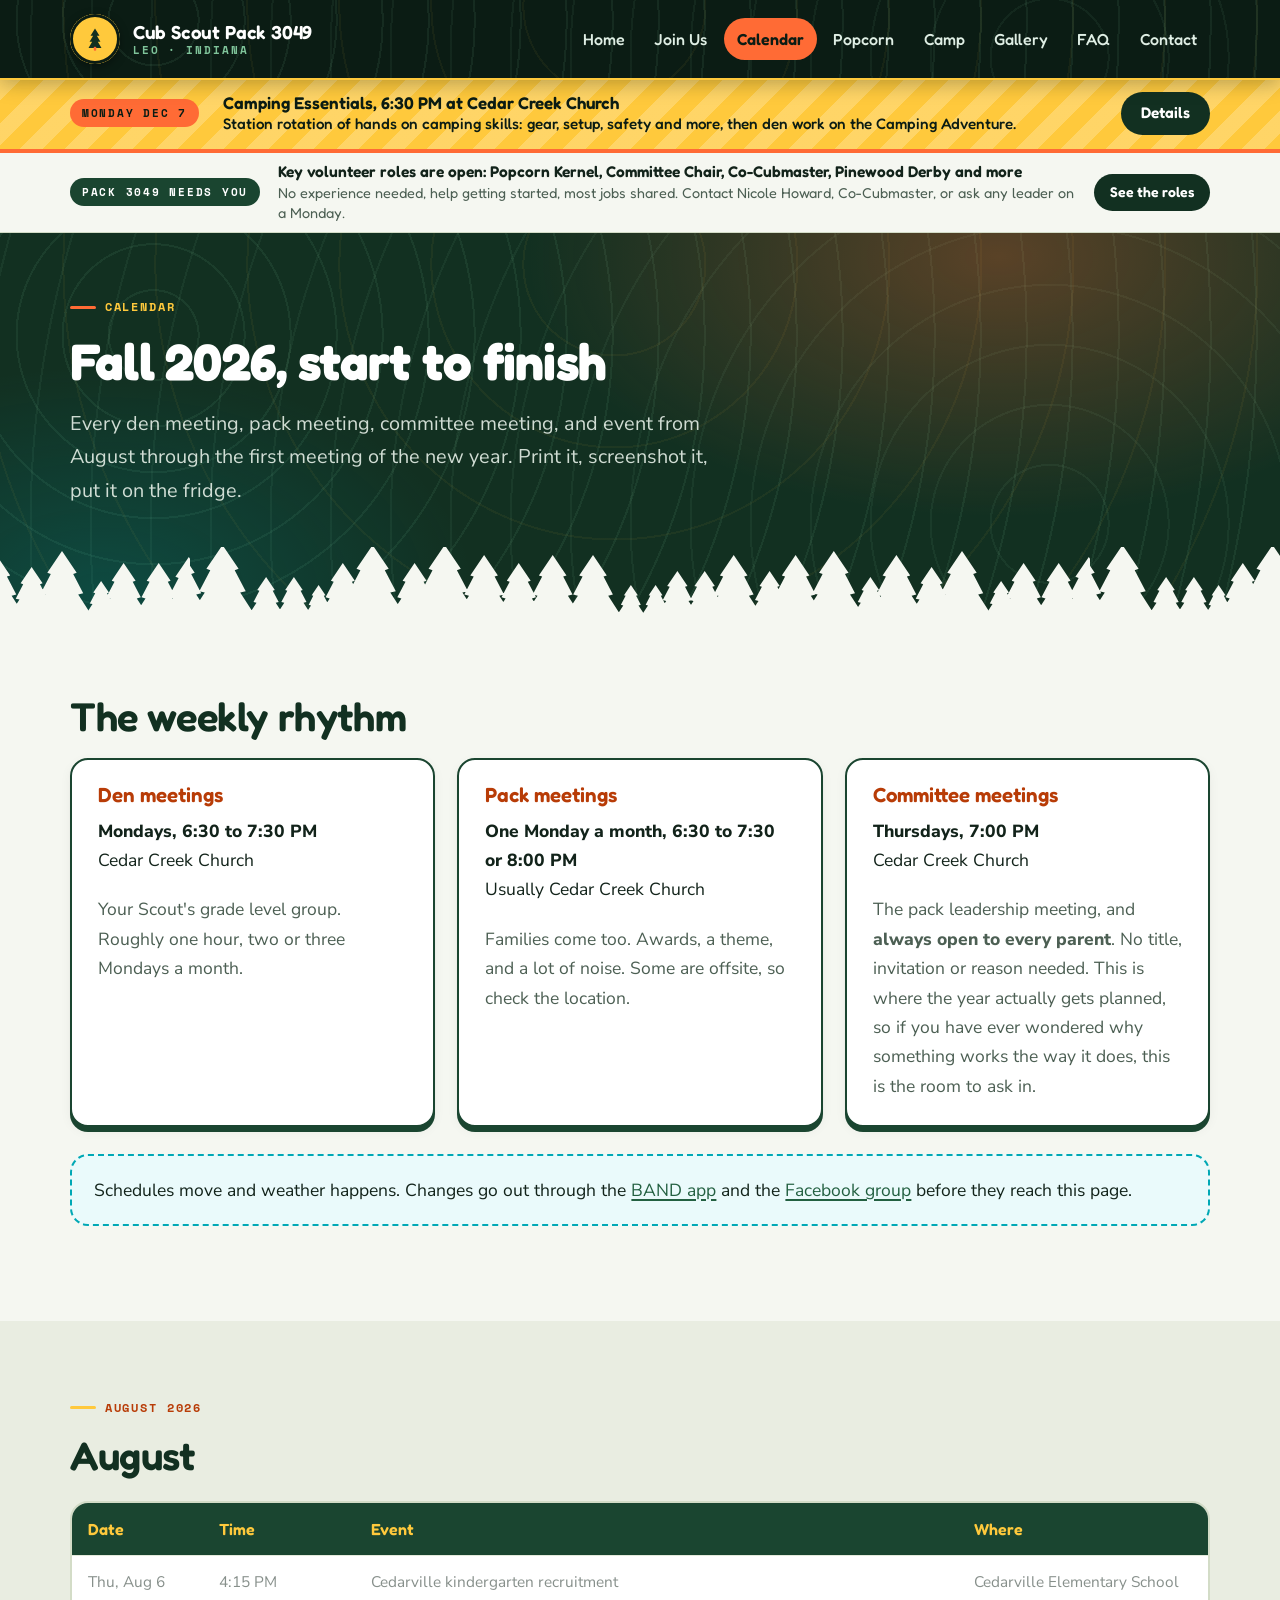
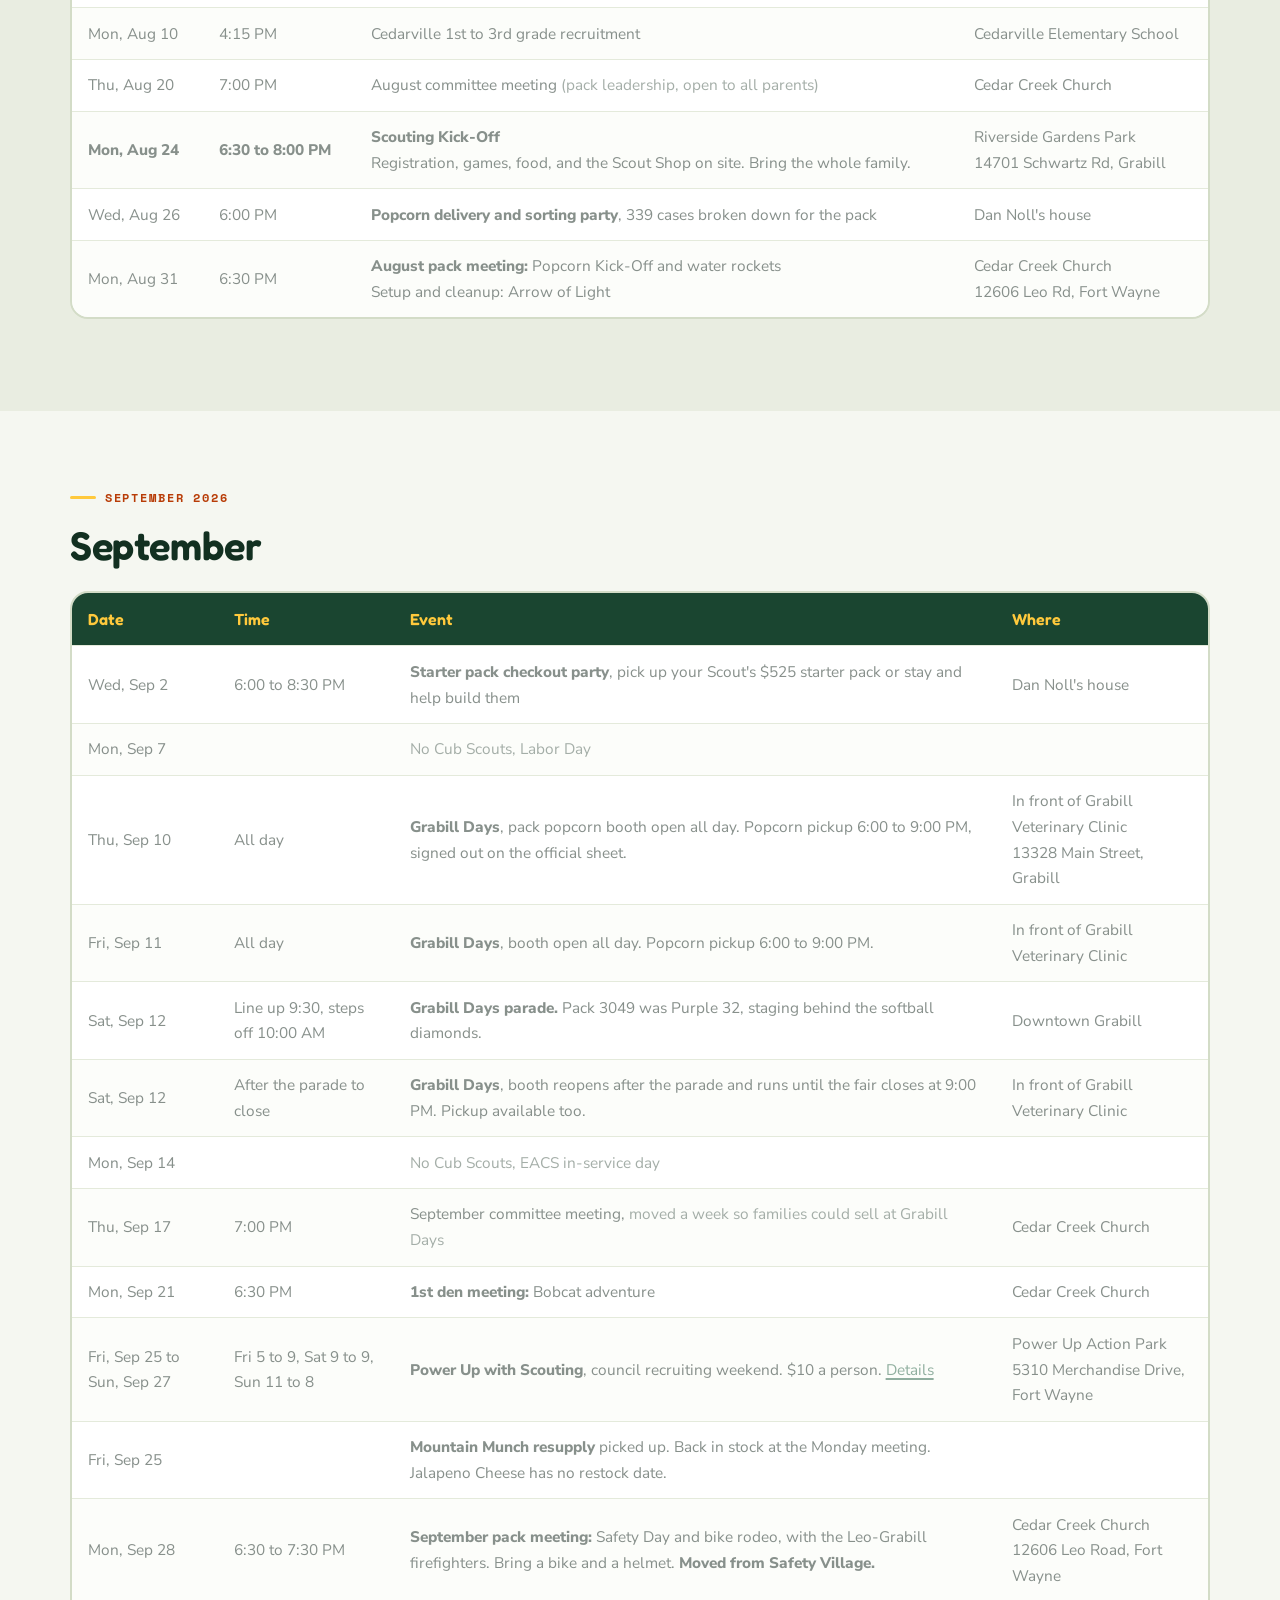
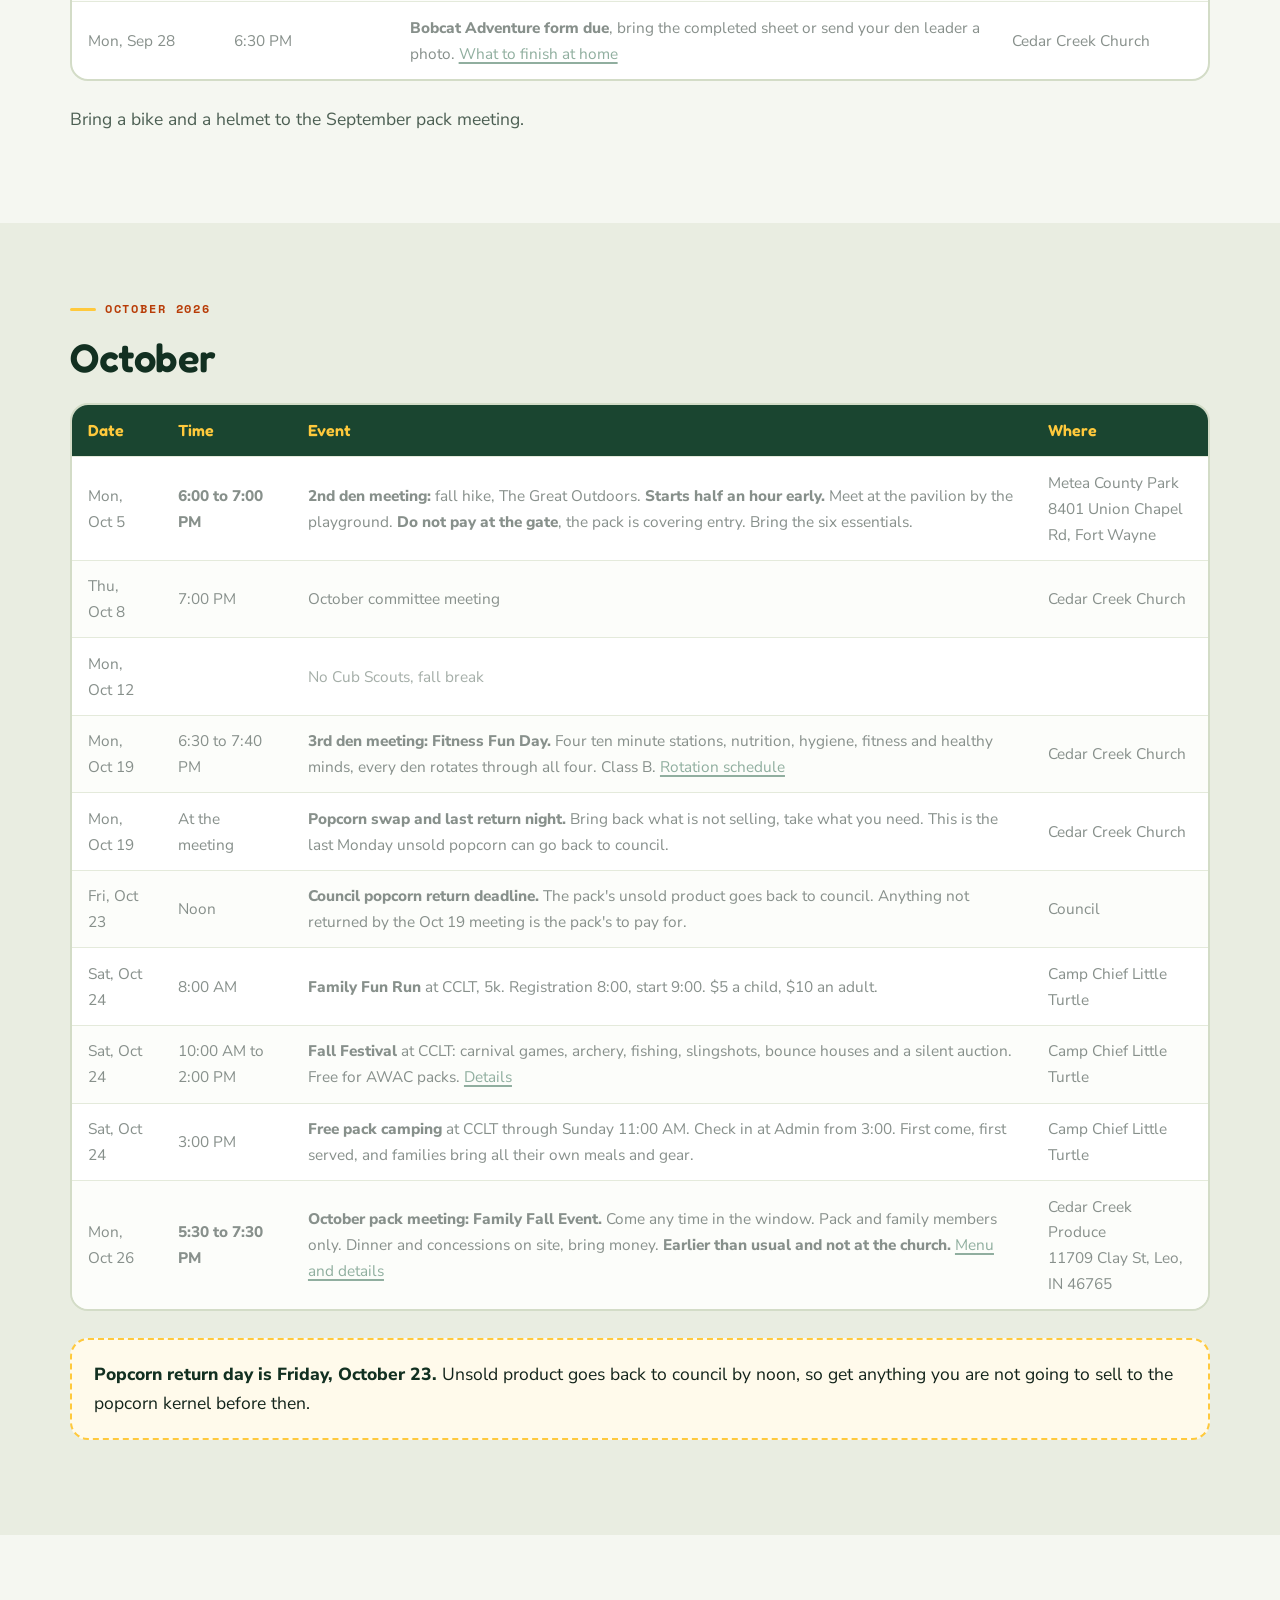
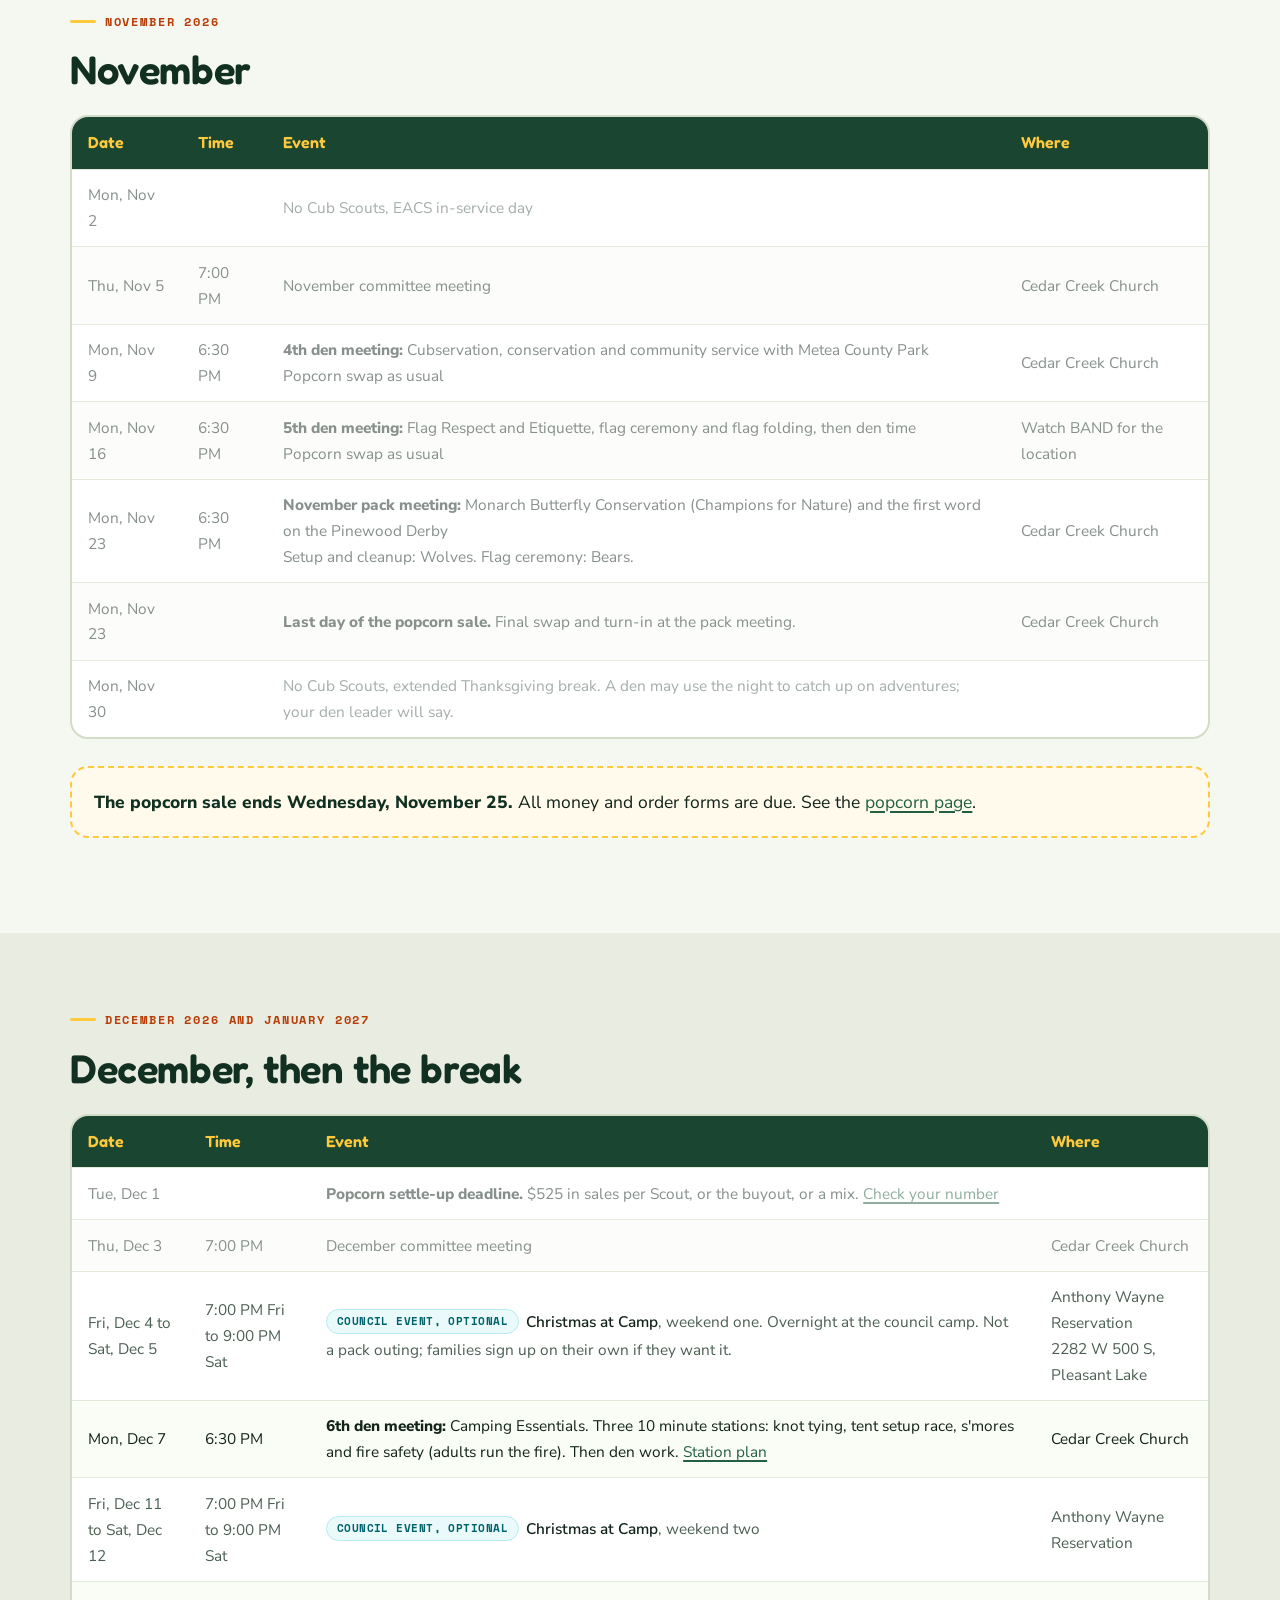
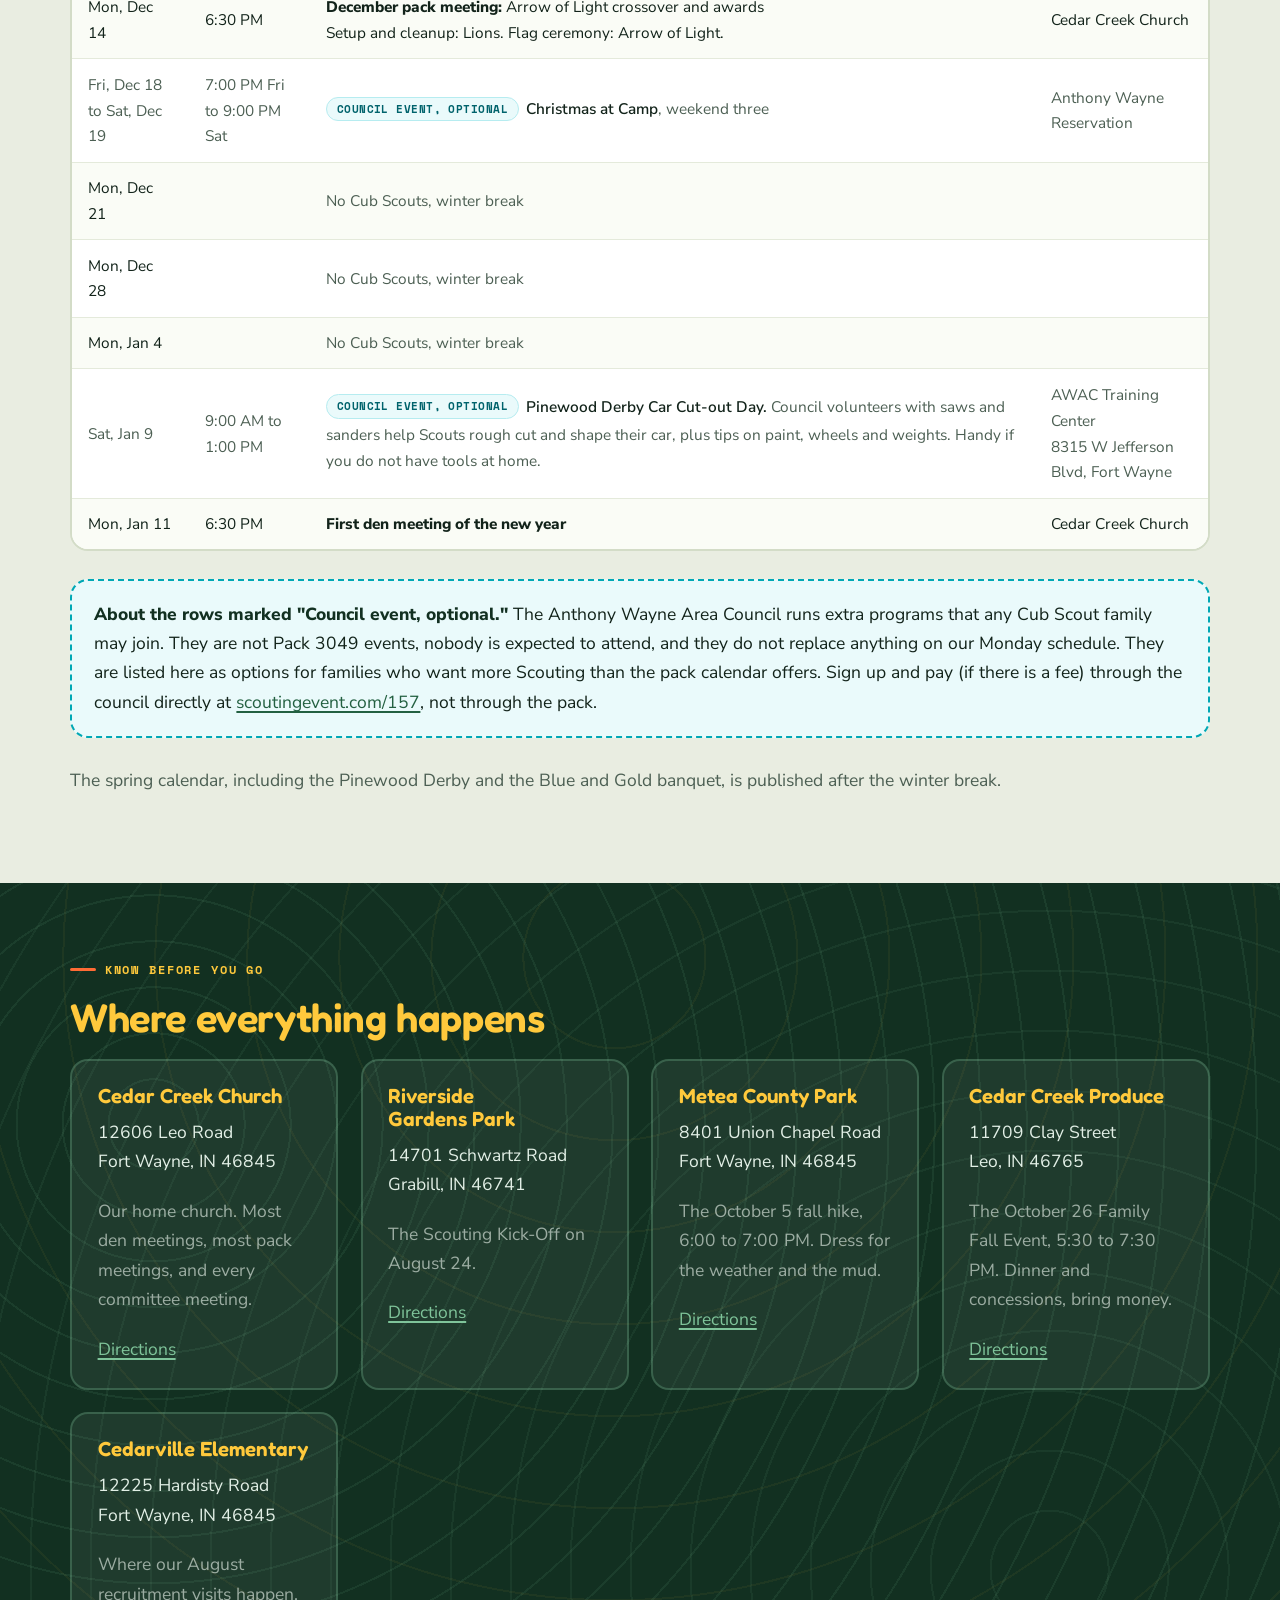
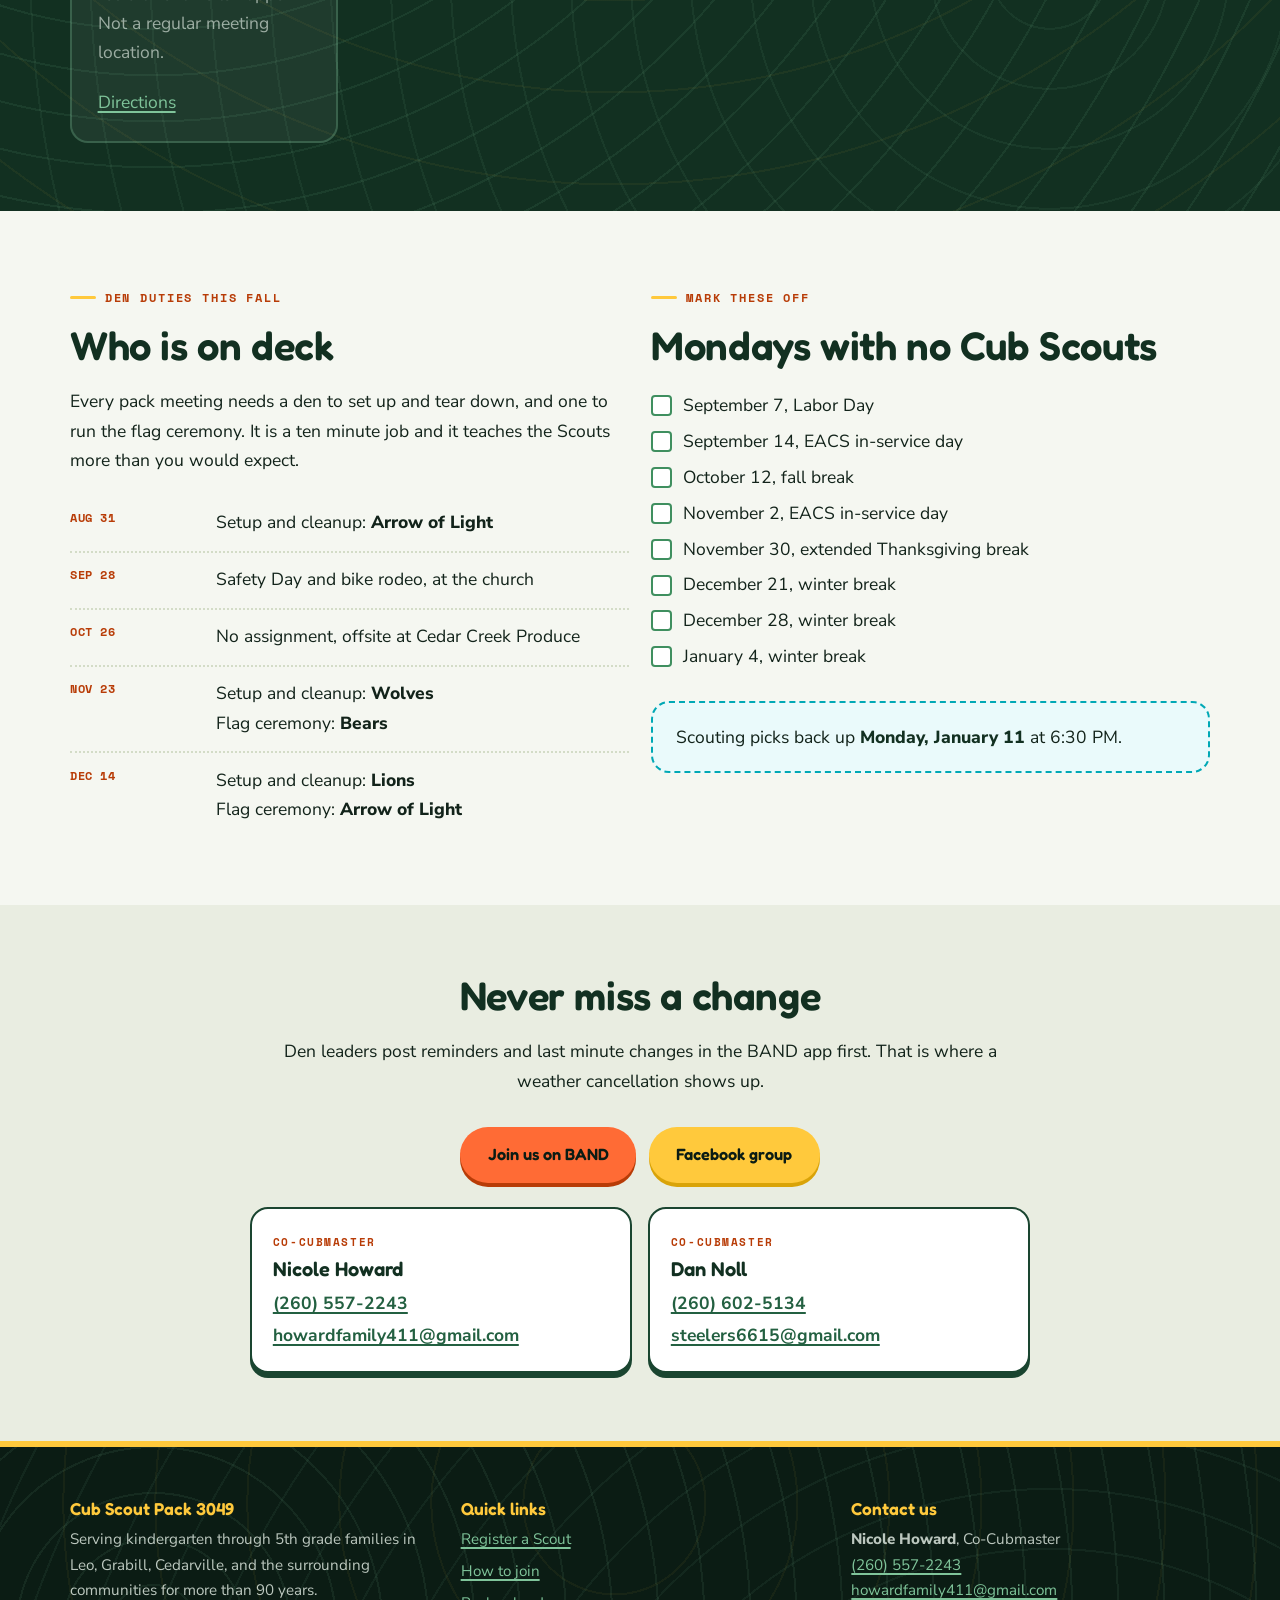
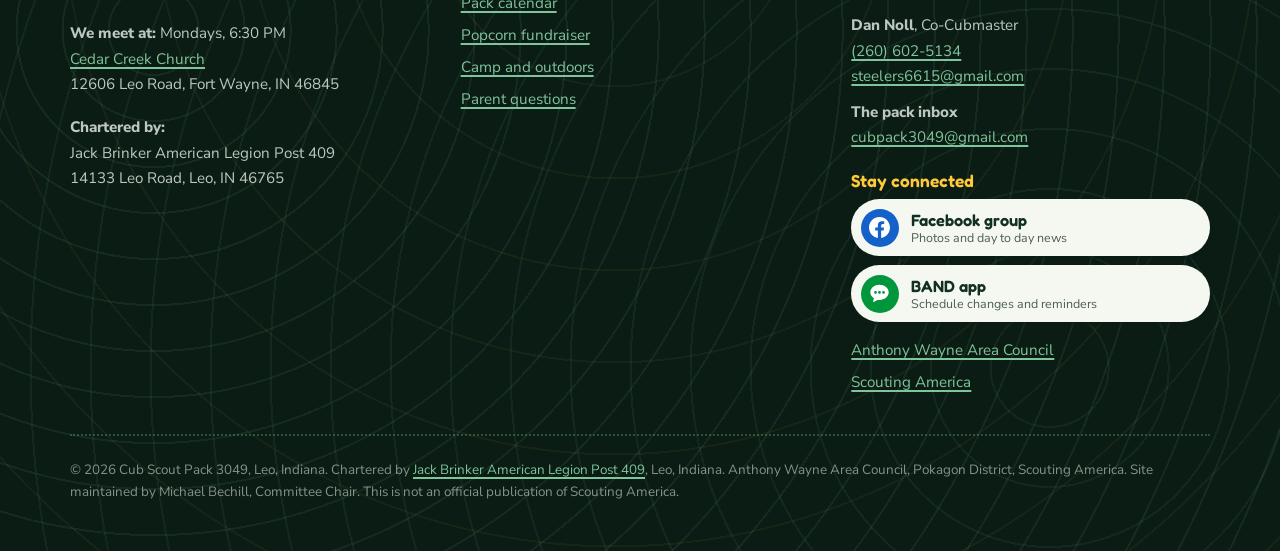
<file: calendar.html>
<!DOCTYPE html>
<html lang="en">
<head>
<meta charset="utf-8">
<meta name="viewport" content="width=device-width, initial-scale=1">
<title>Calendar | Cub Scout Pack 3049</title>
<meta name="description" content="The full Fall 2026 schedule for Cub Scout Pack 3049: den meetings, pack meetings, committee meetings, the Scouting Kick-Off, popcorn, parade, hike, and crossover, with dates, times, and locations.">
<meta name="theme-color" content="#123021">
<link rel="preconnect" href="https://fonts.googleapis.com">
<link rel="preconnect" href="https://fonts.gstatic.com" crossorigin>
<link href="https://fonts.googleapis.com/css2?family=Fredoka:wght@500;600;700&family=Nunito+Sans:wght@400;600;700;800&family=Space+Mono:wght@700&display=swap" rel="stylesheet">
<link rel="stylesheet" href="assets/style.css">
<link rel="icon" href="/favicon.ico" sizes="32x32">
<link rel="icon" href="/favicon.svg" type="image/svg+xml">
<link rel="apple-touch-icon" href="/apple-touch-icon.png">
<link rel="manifest" href="/site.webmanifest">
<link rel="canonical" href="https://pack3049.com/calendar.html">
<meta property="og:title" content="Calendar | Cub Scout Pack 3049">
<meta property="og:description" content="The full Fall 2026 schedule for Cub Scout Pack 3049: den meetings, pack meetings, committee meetings, the Scouting Kick-Off, popcorn, parade, hike, and crossover, with dates, times, and locations.">
<meta property="og:type" content="website">
<meta property="og:url" content="https://pack3049.com/calendar.html">
<meta property="og:site_name" content="Cub Scout Pack 3049">
</head>
<body>
<a class="skip" href="#main">Skip to content</a>

<header class="site-header">
  <div class="wrap">
    <a class="brand" href="index.html">
      <span class="brand__mark" aria-hidden="true">
        <svg viewBox="0 0 32 32" fill="none"><path d="M16 3l5.5 9h-3.2l4.4 7.5h-3.2L24 27H8l4.5-7.5H9.3L13.7 12h-3.2z" fill="#123021"/><rect x="14.5" y="25.5" width="3" height="5" rx="1" fill="#ff6b35"/></svg>
      </span>
      <span class="brand__text">
        <span class="brand__name">Cub Scout Pack 3049</span>
        <span class="brand__sub">Leo &middot; Indiana</span>
      </span>
    </a>
    <button class="nav-toggle" type="button" aria-expanded="false" aria-controls="primary-nav">Menu</button>
    <nav class="nav" id="primary-nav" aria-label="Primary">
      <a href="index.html">Home</a>
      <a href="join.html">Join Us</a>
      <a href="calendar.html" aria-current="page">Calendar</a>
      <a href="popcorn.html">Popcorn</a>
      <a href="camp.html">Camp</a>
      <a href="gallery.html">Gallery</a>
      <a href="faq.html">FAQ</a>
      <a href="contact.html">Contact</a>
    </nav>
  </div>
</header>

<!-- Site wide announcement. It removes itself the day after data-until.
     To change or retire it early, edit BANNER near the top of build.py. -->
<div class="eventbar" data-until="2026-11-09">  <!-- This Monday: Cubservation -->
  <div class="wrap">
    <span class="eventbar__tag">Monday Nov 9</span>
    <p class="eventbar__text">Cubservation with Metea County Park, 6:30 PM at Cedar Creek Church
      <span>Conservation and community service night. Metea runs two sessions, younger dens first, then
      Bears and Webelos. Popcorn swap as usual: bring back what is not selling, take what you need.</span></p>
    <a class="eventbar__cta" href="index.html#meetings">The next six Mondays</a>
  </div>
</div>
<div class="eventbar" data-from="2026-11-10" data-until="2026-11-16">  <!-- This Monday: Flag Respect -->
  <div class="wrap">
    <span class="eventbar__tag">Monday Nov 16</span>
    <p class="eventbar__text">Flag Respect and Etiquette, 6:30 PM. Watch BAND for the location.
      <span>Flag ceremony and flag folding for the first 20 minutes, then den time. Popcorn swap as
      usual, one week left in the sale.</span></p>
    <a class="eventbar__cta" href="index.html#meetings">The next six Mondays</a>
  </div>
</div>
<div class="eventbar" data-from="2026-11-17" data-until="2026-11-22">  <!-- Final popcorn weekend -->
  <div class="wrap">
    <span class="eventbar__tag">Final weekend</span>
    <p class="eventbar__text">Last weekend of the popcorn sale. Let's finish strong!
      <span>Every sale, donation and online order rung in Square by Monday night counts toward your Scout's
      total. A storefront shift, a walk around the block, a few texts to family: every last sale helps.</span></p>
    <a class="eventbar__cta" href="index.html#finish">How to finish strong</a>
  </div>
</div>
<div class="eventbar" data-from="2026-11-23" data-until="2026-11-23">  <!-- Tonight: end of the popcorn sale -->
  <div class="wrap">
    <span class="eventbar__tag">Tonight</span>
    <p class="eventbar__text">Tonight is the end of the popcorn sale. Let's finish strong!
      <span>Every sale, donation and online order rung in Square under your Scout's name by tonight counts.
      One more ask, one more sale. After tonight nothing more can be added.</span></p>
    <a class="eventbar__cta" href="index.html#finish">Finish strong</a>
  </div>
</div>
<div class="eventbar eventbar--quiet" data-from="2026-11-23" data-until="2026-11-23">  <!-- Tonight: pack meeting and popcorn return -->
  <div class="wrap">
    <span class="eventbar__tag">6:30 PM tonight</span>
    <p class="eventbar__text">Pack meeting and popcorn return night at Cedar Creek Church
      <span>Bring back all unsold popcorn. $58,784 and 2,439 containers sold so far: thank you for every door,
      every shift and every sale.</span></p>
    <a class="eventbar__cta" href="index.html#meetings">Tonight's meeting</a>
  </div>
</div>
<div class="eventbar eventbar--quiet" data-from="2026-11-17" data-until="2026-11-22">  <!-- Monday is turn-in night -->
  <div class="wrap">
    <span class="eventbar__tag">Monday Nov 23</span>
    <p class="eventbar__text">Pack meeting and popcorn return night, 6:30 PM at Cedar Creek Church
      <span>Monarch Butterfly Conservation and the first word on the Pinewood Derby. Bring back all unsold popcorn.
      Hold your settling up check until the final packet arrives after the audit.</span></p>
    <a class="eventbar__cta" href="index.html#meetings">The next few Mondays</a>
  </div>
</div>
<div class="eventbar eventbar--quiet" data-from="2026-11-24" data-until="2026-12-01">  <!-- Thanksgiving break -->
  <div class="wrap">
    <span class="eventbar__tag">Settling up</span>
    <p class="eventbar__text">Popcorn checks due Tuesday, December 1. No Cub Scouts Monday November 30.
      <span>Wait for the final packet with your family's number, then one check to "Pack 3049." Next meeting is
      Camping Essentials on December 7.</span></p>
    <a class="eventbar__cta" href="index.html#settle">Settling up</a>
  </div>
</div>
<div class="eventbar" data-from="2026-12-02" data-until="2026-12-07">  <!-- This Monday: Camping Essentials -->
  <div class="wrap">
    <span class="eventbar__tag">Monday Dec 7</span>
    <p class="eventbar__text">Camping Essentials, 6:30 PM at Cedar Creek Church
      <span>Station rotation of hands on camping skills: gear, setup, safety and more, then den work
      on the Camping Adventure.</span></p>
    <a class="eventbar__cta" href="index.html#meetings">Details</a>
  </div>
</div>
<div class="eventbar" data-from="2026-12-08" data-until="2026-12-14">  <!-- This Monday: AOL crossover -->
  <div class="wrap">
    <span class="eventbar__tag">Monday Dec 14</span>
    <p class="eventbar__text">Pack meeting: Arrow of Light crossover and awards, 6:30 PM
      <span>Our oldest Scouts cross over to Scouts BSA and the fall's awards are handed out. Bring the
      whole family and a camera.</span></p>
    <a class="eventbar__cta" href="index.html#meetings">Details</a>
  </div>
</div>
<div class="eventbar eventbar--quiet" data-from="2026-11-24" data-until="2026-12-31">  <!-- Volunteer roles, back after the popcorn sale -->
  <div class="wrap">
    <span class="eventbar__tag">Pack 3049 needs you</span>
    <p class="eventbar__text">Key volunteer roles are open: Popcorn Kernel, Committee Chair, Co-Cubmaster, Pinewood Derby and more
      <span>No experience needed, help getting started, most jobs shared. Contact Nicole Howard,
      Co-Cubmaster, or ask any leader on a Monday.</span></p>
    <a class="eventbar__cta" href="index.html#volunteer">See the roles</a>
  </div>
</div>

<main id="main">

<section class="hero hero--page">
  <div class="wrap">
    <span class="eyebrow">Calendar</span>
    <h1>Fall 2026, start to finish</h1>
    <p class="lede">Every den meeting, pack meeting, committee meeting, and event from August through the first meeting of the new year. Print it, screenshot it, put it on the fridge.</p>
  </div>
</section>

<section class="section">
  <div class="wrap">
    <h2>The weekly rhythm</h2>
    <div class="grid grid--3">
      <div class="card card--accent">
        <h3>Den meetings</h3>
        <p><strong>Mondays, 6:30 to 7:30 PM</strong><br>Cedar Creek Church</p>
        <p class="muted">Your Scout's grade level group. Roughly one hour, two or three Mondays a month.</p>
      </div>
      <div class="card card--accent">
        <h3>Pack meetings</h3>
        <p><strong>One Monday a month, 6:30 to 7:30 or 8:00 PM</strong><br>Usually Cedar Creek Church</p>
        <p class="muted">Families come too. Awards, a theme, and a lot of noise. Some are offsite, so check the location.</p>
      </div>
      <div class="card card--accent">
        <h3>Committee meetings</h3>
        <p><strong>Thursdays, 7:00 PM</strong><br>Cedar Creek Church</p>
        <p class="muted">The pack leadership meeting, and <strong>always open to every parent</strong>. No
           title, invitation or reason needed. This is where the year actually gets planned, so if you have
           ever wondered why something works the way it does, this is the room to ask in.</p>
      </div>
    </div>
    <div class="callout callout--info">
      <p>Schedules move and weather happens. Changes go out through the <a href="https://band.us/n/a8a0b4Jfwc2b5">BAND app</a> and the <a href="https://www.facebook.com/groups/784285322261671">Facebook group</a> before they reach this page.</p>
    </div>
  </div>
</section>

<section class="section section--tint">
  <div class="wrap">
    <span class="eyebrow">August 2026</span>
    <h2>August</h2>
    <div class="table-scroll">
      <table>
        <caption class="visually-hidden">August 2026 schedule</caption>
        <thead><tr><th scope="col">Date</th><th scope="col">Time</th><th scope="col">Event</th><th scope="col">Where</th></tr></thead>
        <tbody>
          <tr data-date="2026-08-06"><td>Thu, Aug 6</td><td>4:15 PM</td><td>Cedarville kindergarten recruitment</td><td>Cedarville Elementary School</td></tr>
          <tr data-date="2026-08-10"><td>Mon, Aug 10</td><td>4:15 PM</td><td>Cedarville 1st to 3rd grade recruitment</td><td>Cedarville Elementary School</td></tr>
          <tr data-date="2026-08-20"><td>Thu, Aug 20</td><td>7:00 PM</td><td>August committee meeting <span class="muted">(pack leadership, open to all parents)</span></td><td>Cedar Creek Church</td></tr>
          <tr data-date="2026-08-24"><td><strong>Mon, Aug 24</strong></td><td><strong>6:30 to 8:00 PM</strong></td><td><strong>Scouting Kick-Off</strong><br>Registration, games, food, and the Scout Shop on site. Bring the whole family.</td><td>Riverside Gardens Park<br>14701 Schwartz Rd, Grabill</td></tr>
          <tr data-date="2026-08-26"><td>Wed, Aug 26</td><td>6:00 PM</td><td><strong>Popcorn delivery and sorting party</strong>, 339 cases broken down for the pack</td><td>Dan Noll's house</td></tr>
          <tr data-date="2026-08-31"><td>Mon, Aug 31</td><td>6:30 PM</td><td><strong>August pack meeting:</strong> Popcorn Kick-Off and water rockets<br><span class="evt-flag">Setup and cleanup: Arrow of Light</span></td><td>Cedar Creek Church<br>12606 Leo Rd, Fort Wayne</td></tr>
        </tbody>
      </table>
    </div>
  </div>
</section>

<section class="section">
  <div class="wrap">
    <span class="eyebrow">September 2026</span>
    <h2>September</h2>
    <div class="table-scroll">
      <table>
        <caption class="visually-hidden">September 2026 schedule</caption>
        <thead><tr><th scope="col">Date</th><th scope="col">Time</th><th scope="col">Event</th><th scope="col">Where</th></tr></thead>
        <tbody>
          <tr data-date="2026-09-02"><td>Wed, Sep 2</td><td>6:00 to 8:30 PM</td><td><strong>Starter pack checkout party</strong>, pick up your Scout's $525 starter pack or stay and help build them</td><td>Dan Noll's house</td></tr>
          <tr data-date="2026-09-07"><td>Mon, Sep 7</td><td></td><td class="muted">No Cub Scouts, Labor Day</td><td></td></tr>
          <tr data-date="2026-09-10"><td>Thu, Sep 10</td><td>All day</td><td><strong>Grabill Days</strong>, pack popcorn booth open all day. Popcorn pickup 6:00 to 9:00 PM, signed out on the official sheet.</td><td>In front of Grabill Veterinary Clinic<br>13328 Main Street, Grabill</td></tr>
          <tr data-date="2026-09-11"><td>Fri, Sep 11</td><td>All day</td><td><strong>Grabill Days</strong>, booth open all day. Popcorn pickup 6:00 to 9:00 PM.</td><td>In front of Grabill Veterinary Clinic</td></tr>
          <tr data-date="2026-09-12"><td>Sat, Sep 12</td><td>Line up 9:30, steps off 10:00 AM</td><td><strong>Grabill Days parade.</strong> Pack 3049 was Purple 32, staging behind the softball diamonds.</td><td>Downtown Grabill</td></tr>
          <tr data-date="2026-09-12"><td>Sat, Sep 12</td><td>After the parade to close</td><td><strong>Grabill Days</strong>, booth reopens after the parade and runs until the fair closes at 9:00 PM. Pickup available too.</td><td>In front of Grabill Veterinary Clinic</td></tr>
          <tr data-date="2026-09-14"><td>Mon, Sep 14</td><td></td><td class="muted">No Cub Scouts, EACS in-service day</td><td></td></tr>
          <tr data-date="2026-09-17"><td>Thu, Sep 17</td><td>7:00 PM</td><td>September committee meeting, <span class="muted">moved a week so families could sell at Grabill Days</span></td><td>Cedar Creek Church</td></tr>
          <tr data-date="2026-09-21"><td>Mon, Sep 21</td><td>6:30 PM</td><td><strong>1st den meeting:</strong> Bobcat adventure</td><td>Cedar Creek Church</td></tr>
          <tr data-date="2026-09-25"><td>Fri, Sep 25 to Sun, Sep 27</td><td>Fri 5 to 9, Sat 9 to 9, Sun 11 to 8</td><td><strong>Power Up with Scouting</strong>, council recruiting weekend. $10 a person. <a href="https://scoutingevent.com/?OrgKey=BSA157&amp;calendarID=706339">Details</a></td><td>Power Up Action Park<br>5310 Merchandise Drive, Fort Wayne</td></tr>
          <tr data-date="2026-09-25"><td>Fri, Sep 25</td><td></td><td><strong>Mountain Munch resupply</strong> picked up. Back in stock at the Monday meeting. Jalapeno Cheese has no restock date.</td><td></td></tr>
          <tr data-date="2026-09-28"><td>Mon, Sep 28</td><td>6:30 to 7:30 PM</td><td><strong>September pack meeting:</strong> Safety Day and bike rodeo, with the Leo-Grabill firefighters. Bring a bike and a helmet. <strong>Moved from Safety Village.</strong></td><td>Cedar Creek Church<br>12606 Leo Road, Fort Wayne</td></tr>
          <tr data-date="2026-09-28"><td>Mon, Sep 28</td><td>6:30 PM</td><td><strong>Bobcat Adventure form due</strong>, bring the completed sheet or send your den leader a photo. <a href="index.html#bobcat">What to finish at home</a></td><td>Cedar Creek Church</td></tr>
        </tbody>
      </table>
    </div>
    <p class="muted">Bring a bike and a helmet to the September pack meeting.</p>
  </div>
</section>

<section class="section section--tint">
  <div class="wrap">
    <span class="eyebrow">October 2026</span>
    <h2>October</h2>
    <div class="table-scroll">
      <table>
        <caption class="visually-hidden">October 2026 schedule</caption>
        <thead><tr><th scope="col">Date</th><th scope="col">Time</th><th scope="col">Event</th><th scope="col">Where</th></tr></thead>
        <tbody>
          <tr data-date="2026-10-05"><td>Mon, Oct 5</td><td><strong>6:00 to 7:00 PM</strong></td><td><strong>2nd den meeting:</strong> fall hike, The Great Outdoors. <strong>Starts half an hour early.</strong> Meet at the pavilion by the playground. <strong>Do not pay at the gate</strong>, the pack is covering entry. Bring the six essentials.</td><td>Metea County Park<br>8401 Union Chapel Rd, Fort Wayne</td></tr>
          <tr data-date="2026-10-08"><td>Thu, Oct 8</td><td>7:00 PM</td><td>October committee meeting</td><td>Cedar Creek Church</td></tr>
          <tr data-date="2026-10-12"><td>Mon, Oct 12</td><td></td><td class="muted">No Cub Scouts, fall break</td><td></td></tr>
          <tr data-date="2026-10-19"><td>Mon, Oct 19</td><td>6:30 to 7:40 PM</td><td><strong>3rd den meeting: Fitness Fun Day.</strong> Four ten minute stations, nutrition, hygiene, fitness and healthy minds, every den rotates through all four. Class B. <a href="index.html#fitness">Rotation schedule</a></td><td>Cedar Creek Church</td></tr>
          <tr data-date="2026-10-19"><td>Mon, Oct 19</td><td>At the meeting</td><td><strong>Popcorn swap and last return night.</strong> Bring back what is not selling, take what you need. This is the last Monday unsold popcorn can go back to council.</td><td>Cedar Creek Church</td></tr>
          <tr data-date="2026-10-23"><td>Fri, Oct 23</td><td>Noon</td><td><strong>Council popcorn return deadline.</strong> The pack's unsold product goes back to council. Anything not returned by the Oct 19 meeting is the pack's to pay for.</td><td>Council</td></tr>
          <tr data-date="2026-10-24"><td>Sat, Oct 24</td><td>8:00 AM</td><td><strong>Family Fun Run</strong> at CCLT, 5k. Registration 8:00, start 9:00. $5 a child, $10 an adult.</td><td>Camp Chief Little Turtle</td></tr>
          <tr data-date="2026-10-24"><td>Sat, Oct 24</td><td>10:00 AM to 2:00 PM</td><td><strong>Fall Festival</strong> at CCLT: carnival games, archery, fishing, slingshots, bounce houses and a silent auction. Free for AWAC packs. <a href="index.html#fallfest">Details</a></td><td>Camp Chief Little Turtle</td></tr>
          <tr data-date="2026-10-24"><td>Sat, Oct 24</td><td>3:00 PM</td><td><strong>Free pack camping</strong> at CCLT through Sunday 11:00 AM. Check in at Admin from 3:00. First come, first served, and families bring all their own meals and gear.</td><td>Camp Chief Little Turtle</td></tr>
          <tr data-date="2026-10-26"><td>Mon, Oct 26</td><td><strong>5:30 to 7:30 PM</strong></td><td><strong>October pack meeting: Family Fall Event.</strong> Come any time in the window. Pack and family members only. Dinner and concessions on site, bring money. <strong>Earlier than usual and not at the church.</strong> <a href="index.html#fallevent">Menu and details</a></td><td>Cedar Creek Produce<br>11709 Clay St, Leo, IN 46765</td></tr>
        </tbody>
      </table>
    </div>
    <div class="callout">
      <p><strong>Popcorn return day is Friday, October 23.</strong> Unsold product goes back to council by noon, so get anything you are not going to sell to the popcorn kernel before then.</p>
    </div>
  </div>
</section>

<section class="section">
  <div class="wrap">
    <span class="eyebrow">November 2026</span>
    <h2>November</h2>
    <div class="table-scroll">
      <table>
        <caption class="visually-hidden">November 2026 schedule</caption>
        <thead><tr><th scope="col">Date</th><th scope="col">Time</th><th scope="col">Event</th><th scope="col">Where</th></tr></thead>
        <tbody>
          <tr data-date="2026-11-02"><td>Mon, Nov 2</td><td></td><td class="muted">No Cub Scouts, EACS in-service day</td><td></td></tr>
          <tr data-date="2026-11-05"><td>Thu, Nov 5</td><td>7:00 PM</td><td>November committee meeting</td><td>Cedar Creek Church</td></tr>
          <tr data-date="2026-11-09"><td>Mon, Nov 9</td><td>6:30 PM</td><td><strong>4th den meeting:</strong> Cubservation, conservation and community service with Metea County Park<br><span class="evt-flag">Popcorn swap as usual</span></td><td>Cedar Creek Church</td></tr>
          <tr data-date="2026-11-16"><td>Mon, Nov 16</td><td>6:30 PM</td><td><strong>5th den meeting:</strong> Flag Respect and Etiquette, flag ceremony and flag folding, then den time<br><span class="evt-flag">Popcorn swap as usual</span></td><td>Watch BAND for the location</td></tr>
          <tr data-date="2026-11-23"><td>Mon, Nov 23</td><td>6:30 PM</td><td><strong>November pack meeting:</strong> Monarch Butterfly Conservation (Champions for Nature) and the first word on the Pinewood Derby<br><span class="evt-flag">Setup and cleanup: Wolves. Flag ceremony: Bears.</span></td><td>Cedar Creek Church</td></tr>
          <tr data-date="2026-11-23"><td>Mon, Nov 23</td><td></td><td><strong>Last day of the popcorn sale.</strong> Final swap and turn-in at the pack meeting.</td><td>Cedar Creek Church</td></tr>
          <tr data-date="2026-11-30"><td>Mon, Nov 30</td><td></td><td class="muted">No Cub Scouts, extended Thanksgiving break. A den may use the night to catch up on adventures; your den leader will say.</td><td></td></tr>
        </tbody>
      </table>
    </div>
    <div class="callout">
      <p><strong>The popcorn sale ends Wednesday, November 25.</strong> All money and order forms are due. See the <a href="popcorn.html">popcorn page</a>.</p>
    </div>
  </div>
</section>

<section class="section section--tint">
  <div class="wrap">
    <span class="eyebrow">December 2026 and January 2027</span>
    <h2>December, then the break</h2>
    <div class="table-scroll">
      <table>
        <caption class="visually-hidden">December 2026 and January 2027 schedule</caption>
        <thead><tr><th scope="col">Date</th><th scope="col">Time</th><th scope="col">Event</th><th scope="col">Where</th></tr></thead>
        <tbody>
          <tr data-date="2026-12-01"><td>Tue, Dec 1</td><td></td><td><strong>Popcorn settle-up deadline.</strong> $525 in sales per Scout, or the buyout, or a mix. <a href="popcorn.html#calculator">Check your number</a></td><td></td></tr>
          <tr data-date="2026-12-03"><td>Thu, Dec 3</td><td>7:00 PM</td><td>December committee meeting</td><td>Cedar Creek Church</td></tr>
          <tr class="optional" data-date="2026-12-04"><td>Fri, Dec 4 to Sat, Dec 5</td><td>7:00 PM Fri to 9:00 PM Sat</td><td><span class="evt-optional">Council event, optional</span><strong>Christmas at Camp</strong>, weekend one. Overnight at the council camp. Not a pack outing; families sign up on their own if they want it.</td><td>Anthony Wayne Reservation<br>2282 W 500 S, Pleasant Lake</td></tr>
          <tr data-date="2026-12-07"><td>Mon, Dec 7</td><td>6:30 PM</td><td><strong>6th den meeting:</strong> Camping Essentials. Three 10 minute stations: knot tying, tent setup race, s'mores and fire safety (adults run the fire). Then den work. <a href="index.html#camping-plan">Station plan</a></td><td>Cedar Creek Church</td></tr>
          <tr class="optional" data-date="2026-12-11"><td>Fri, Dec 11 to Sat, Dec 12</td><td>7:00 PM Fri to 9:00 PM Sat</td><td><span class="evt-optional">Council event, optional</span><strong>Christmas at Camp</strong>, weekend two</td><td>Anthony Wayne Reservation</td></tr>
          <tr data-date="2026-12-14"><td>Mon, Dec 14</td><td>6:30 PM</td><td><strong>December pack meeting:</strong> Arrow of Light crossover and awards<br><span class="evt-flag">Setup and cleanup: Lions. Flag ceremony: Arrow of Light.</span></td><td>Cedar Creek Church</td></tr>
          <tr class="optional" data-date="2026-12-18"><td>Fri, Dec 18 to Sat, Dec 19</td><td>7:00 PM Fri to 9:00 PM Sat</td><td><span class="evt-optional">Council event, optional</span><strong>Christmas at Camp</strong>, weekend three</td><td>Anthony Wayne Reservation</td></tr>
          <tr data-date="2026-12-21"><td>Mon, Dec 21</td><td></td><td class="muted">No Cub Scouts, winter break</td><td></td></tr>
          <tr data-date="2026-12-28"><td>Mon, Dec 28</td><td></td><td class="muted">No Cub Scouts, winter break</td><td></td></tr>
          <tr data-date="2027-01-04"><td>Mon, Jan 4</td><td></td><td class="muted">No Cub Scouts, winter break</td><td></td></tr>
          <tr class="optional" data-date="2027-01-09"><td>Sat, Jan 9</td><td>9:00 AM to 1:00 PM</td><td><span class="evt-optional">Council event, optional</span><strong>Pinewood Derby Car Cut-out Day.</strong> Council volunteers with saws and sanders help Scouts rough cut and shape their car, plus tips on paint, wheels and weights. Handy if you do not have tools at home.</td><td>AWAC Training Center<br>8315 W Jefferson Blvd, Fort Wayne</td></tr>
          <tr data-date="2027-01-11"><td>Mon, Jan 11</td><td>6:30 PM</td><td><strong>First den meeting of the new year</strong></td><td>Cedar Creek Church</td></tr>
        </tbody>
      </table>
    </div>
    <div class="callout callout--info">
      <p><strong>About the rows marked "Council event, optional."</strong> The Anthony Wayne Area Council runs extra
         programs that any Cub Scout family may join. They are not Pack 3049 events, nobody is expected to attend,
         and they do not replace anything on our Monday schedule. They are listed here as options for families
         who want more Scouting than the pack calendar offers. Sign up and pay (if there is a fee) through the council
         directly at <a href="https://scoutingevent.com/157">scoutingevent.com/157</a>, not through the pack.</p>
    </div>
    <p class="muted">The spring calendar, including the Pinewood Derby and the Blue and Gold banquet, is published after the winter break.</p>
  </div>
</section>

<section class="section section--pine">
  <div class="wrap">
    <span class="eyebrow">Know before you go</span>
    <h2>Where everything happens</h2>
    <div class="grid grid--3">
      <div class="card">
        <h3>Cedar Creek Church</h3>
        <p>12606 Leo Road<br>Fort Wayne, IN 46845</p>
        <p class="muted">Our home church. Most den meetings, most pack meetings, and every committee meeting.</p>
        <p><a href="https://maps.google.com/?q=12606+Leo+Rd,+Fort+Wayne,+IN+46845">Directions</a></p>
      </div>
      <div class="card">
        <h3>Riverside Gardens Park</h3>
        <p>14701 Schwartz Road<br>Grabill, IN 46741</p>
        <p class="muted">The Scouting Kick-Off on August 24.</p>
        <p><a href="https://maps.google.com/?q=14701+Schwartz+Rd,+Grabill,+IN+46741">Directions</a></p>
      </div>
      <div class="card">
        <h3>Metea County Park</h3>
        <p>8401 Union Chapel Road<br>Fort Wayne, IN 46845</p>
        <p class="muted">The October 5 fall hike, 6:00 to 7:00 PM. Dress for the weather and the mud.</p>
        <p><a href="https://maps.google.com/?q=8401+Union+Chapel+Rd,+Fort+Wayne,+IN+46845">Directions</a></p>
      </div>
      <div class="card">
        <h3>Cedar Creek Produce</h3>
        <p>11709 Clay Street<br>Leo, IN 46765</p>
        <p class="muted">The October 26 Family Fall Event, 5:30 to 7:30 PM. Dinner and concessions, bring money.</p>
        <p><a href="https://maps.google.com/?q=11709+Clay+St,+Leo-Cedarville,+IN+46765">Directions</a></p>
      </div>
      <div class="card">
        <h3>Cedarville Elementary</h3>
        <p>12225 Hardisty Road<br>Fort Wayne, IN 46845</p>
        <p class="muted">Where our August recruitment visits happen. Not a regular meeting location.</p>
        <p><a href="https://maps.google.com/?q=12225+Hardisty+Rd,+Fort+Wayne,+IN+46845">Directions</a></p>
      </div>
    </div>
  </div>
</section>

<section class="section">
  <div class="wrap">
    <div class="grid grid--2">
      <div>
        <span class="eyebrow">Den duties this fall</span>
        <h2>Who is on deck</h2>
        <p>Every pack meeting needs a den to set up and tear down, and one to run the flag ceremony. It is a ten minute job and it teaches the Scouts more than you would expect.</p>
        <div class="rows">
          <div><span class="k">Aug 31</span><span class="v">Setup and cleanup: <strong>Arrow of Light</strong></span></div>
          <div><span class="k">Sep 28</span><span class="v">Safety Day and bike rodeo, at the church</span></div>
          <div><span class="k">Oct 26</span><span class="v">No assignment, offsite at Cedar Creek Produce</span></div>
          <div><span class="k">Nov 23</span><span class="v">Setup and cleanup: <strong>Wolves</strong><br>Flag ceremony: <strong>Bears</strong></span></div>
          <div><span class="k">Dec 14</span><span class="v">Setup and cleanup: <strong>Lions</strong><br>Flag ceremony: <strong>Arrow of Light</strong></span></div>
        </div>
      </div>
      <div>
        <span class="eyebrow">Mark these off</span>
        <h2>Mondays with no Cub Scouts</h2>
        <ul class="checklist">
          <li>September 7, Labor Day</li>
          <li>September 14, EACS in-service day</li>
          <li>October 12, fall break</li>
          <li>November 2, EACS in-service day</li>
          <li>November 30, extended Thanksgiving break</li>
          <li>December 21, winter break</li>
          <li>December 28, winter break</li>
          <li>January 4, winter break</li>
        </ul>
        <div class="callout callout--info">
          <p>Scouting picks back up <strong>Monday, January 11</strong> at 6:30 PM.</p>
        </div>
      </div>
    </div>
  </div>
</section>

<section class="section section--tint">
  <div class="narrow center">
    <h2>Never miss a change</h2>
    <p>Den leaders post reminders and last minute changes in the BAND app first. That is where a weather cancellation shows up.</p>
    <div class="btn-row">
      <a class="btn btn--primary" href="https://band.us/n/a8a0b4Jfwc2b5">Join us on BAND</a>
      <a class="btn btn--solid" href="https://www.facebook.com/groups/784285322261671">Facebook group</a>
    </div>
    <div class="contacts">
      <div class="contacts__card">
        <span class="contacts__role">Co-Cubmaster</span>
        <div class="contacts__name">Nicole Howard</div>
        <a href="tel:+12605572243">(260) 557-2243</a>
        <a href="mailto:howardfamily411@gmail.com">howardfamily411@gmail.com</a>
      </div>
      <div class="contacts__card">
        <span class="contacts__role">Co-Cubmaster</span>
        <div class="contacts__name">Dan Noll</div>
        <a href="tel:+12606025134">(260) 602-5134</a>
        <a href="mailto:steelers6615@gmail.com">steelers6615@gmail.com</a>
      </div>
    </div>
  </div>
</section>

</main>

<footer class="site-footer">
  <div class="wrap">
    <div class="grid grid--3">
      <div>
        <h4>Cub Scout Pack 3049</h4>
        <p>Serving kindergarten through 5th grade families in Leo, Grabill, Cedarville, and the surrounding communities for more than 90 years.</p>
        <p><strong>We meet at:</strong> Mondays, 6:30 PM<br>
        <a href="https://cedarcreekchurch.com">Cedar Creek Church</a><br>
        12606 Leo Road, Fort Wayne, IN 46845</p>
        <p><strong>Chartered by:</strong><br>
        Jack Brinker American Legion Post 409<br>
        14133 Leo Road, Leo, IN 46765</p>
      </div>
      <div>
        <h4>Quick links</h4>
        <ul>
          <li><a href="register.html">Register a Scout</a></li>
          <li><a href="join.html">How to join</a></li>
          <li><a href="calendar.html">Pack calendar</a></li>
          <li><a href="popcorn.html">Popcorn fundraiser</a></li>
          <li><a href="camp.html">Camp and outdoors</a></li>
          <li><a href="faq.html">Parent questions</a></li>
        </ul>
      </div>
      <div>
        <h4>Contact us</h4>
        <ul>
          <li><strong>Nicole Howard</strong>, Co-Cubmaster<br>
            <a href="tel:+12605572243">(260) 557-2243</a><br>
            <a href="mailto:howardfamily411@gmail.com">howardfamily411@gmail.com</a></li>
          <li style="margin-top:.6rem"><strong>Dan Noll</strong>, Co-Cubmaster<br>
            <a href="tel:+12606025134">(260) 602-5134</a><br>
            <a href="mailto:steelers6615@gmail.com">steelers6615@gmail.com</a></li>
          <li style="margin-top:.6rem"><strong>The pack inbox</strong><br>
            <a href="mailto:cubpack3049@gmail.com">cubpack3049@gmail.com</a></li>
        </ul>
        <h4 style="margin-top:1.25rem">Stay connected</h4>
        <div class="fsocial">
          <a class="fbtn" href="https://www.facebook.com/groups/784285322261671">
            <span class="fbtn__icon fbtn__icon--fb" aria-hidden="true">
              <svg viewBox="0 0 24 24"><path fill="currentColor" d="M24 12.07C24 5.4 18.63 0 12 0S0 5.4 0 12.07C0 18.1 4.39 23.1 10.13 24v-8.44H7.08v-3.49h3.05V9.41c0-3.02 1.79-4.69 4.53-4.69 1.31 0 2.68.24 2.68.24v2.96h-1.51c-1.49 0-1.96.93-1.96 1.89v2.26h3.33l-.53 3.49h-2.8V24C19.61 23.1 24 18.1 24 12.07z"/></svg>
            </span>
            <span class="fbtn__text"><b>Facebook group</b><small>Photos and day to day news</small></span>
          </a>
          <a class="fbtn" href="https://band.us/n/a8a0b4Jfwc2b5">
            <span class="fbtn__icon fbtn__icon--band" aria-hidden="true">
              <svg viewBox="0 0 24 24"><path fill="currentColor" d="M12 2C6.2 2 1.5 5.9 1.5 10.7c0 2.8 1.6 5.3 4.1 6.9l-.9 3.5c-.1.5.4.9.8.6l4-2.4c.8.1 1.6.2 2.5.2 5.8 0 10.5-3.9 10.5-8.8S17.8 2 12 2zm-4.6 10.4a1.6 1.6 0 1 1 0-3.2 1.6 1.6 0 0 1 0 3.2zm4.6 0a1.6 1.6 0 1 1 0-3.2 1.6 1.6 0 0 1 0 3.2zm4.6 0a1.6 1.6 0 1 1 0-3.2 1.6 1.6 0 0 1 0 3.2z"/></svg>
            </span>
            <span class="fbtn__text"><b>BAND app</b><small>Schedule changes and reminders</small></span>
          </a>
        </div>
        <ul class="fsocial__more">
          <li><a href="https://www.awac.org/">Anthony Wayne Area Council</a></li>
          <li><a href="https://www.scouting.org/">Scouting America</a></li>
        </ul>
      </div>
    </div>
    <div class="footer-bottom">
      <p>&copy; <span data-year>2026</span> Cub Scout Pack 3049, Leo, Indiana. Chartered by <a href="https://maps.google.com/?q=14133+Leo+Rd,+Leo,+IN+46765">Jack Brinker American Legion Post 409</a>, Leo, Indiana. Anthony Wayne Area Council, Pokagon District, Scouting America. Site maintained by Michael Bechill, Committee Chair. This is not an official publication of Scouting America.</p>
    </div>
  </div>
</footer>

<script src="assets/site.js"></script>
</body>
</html>
</file>
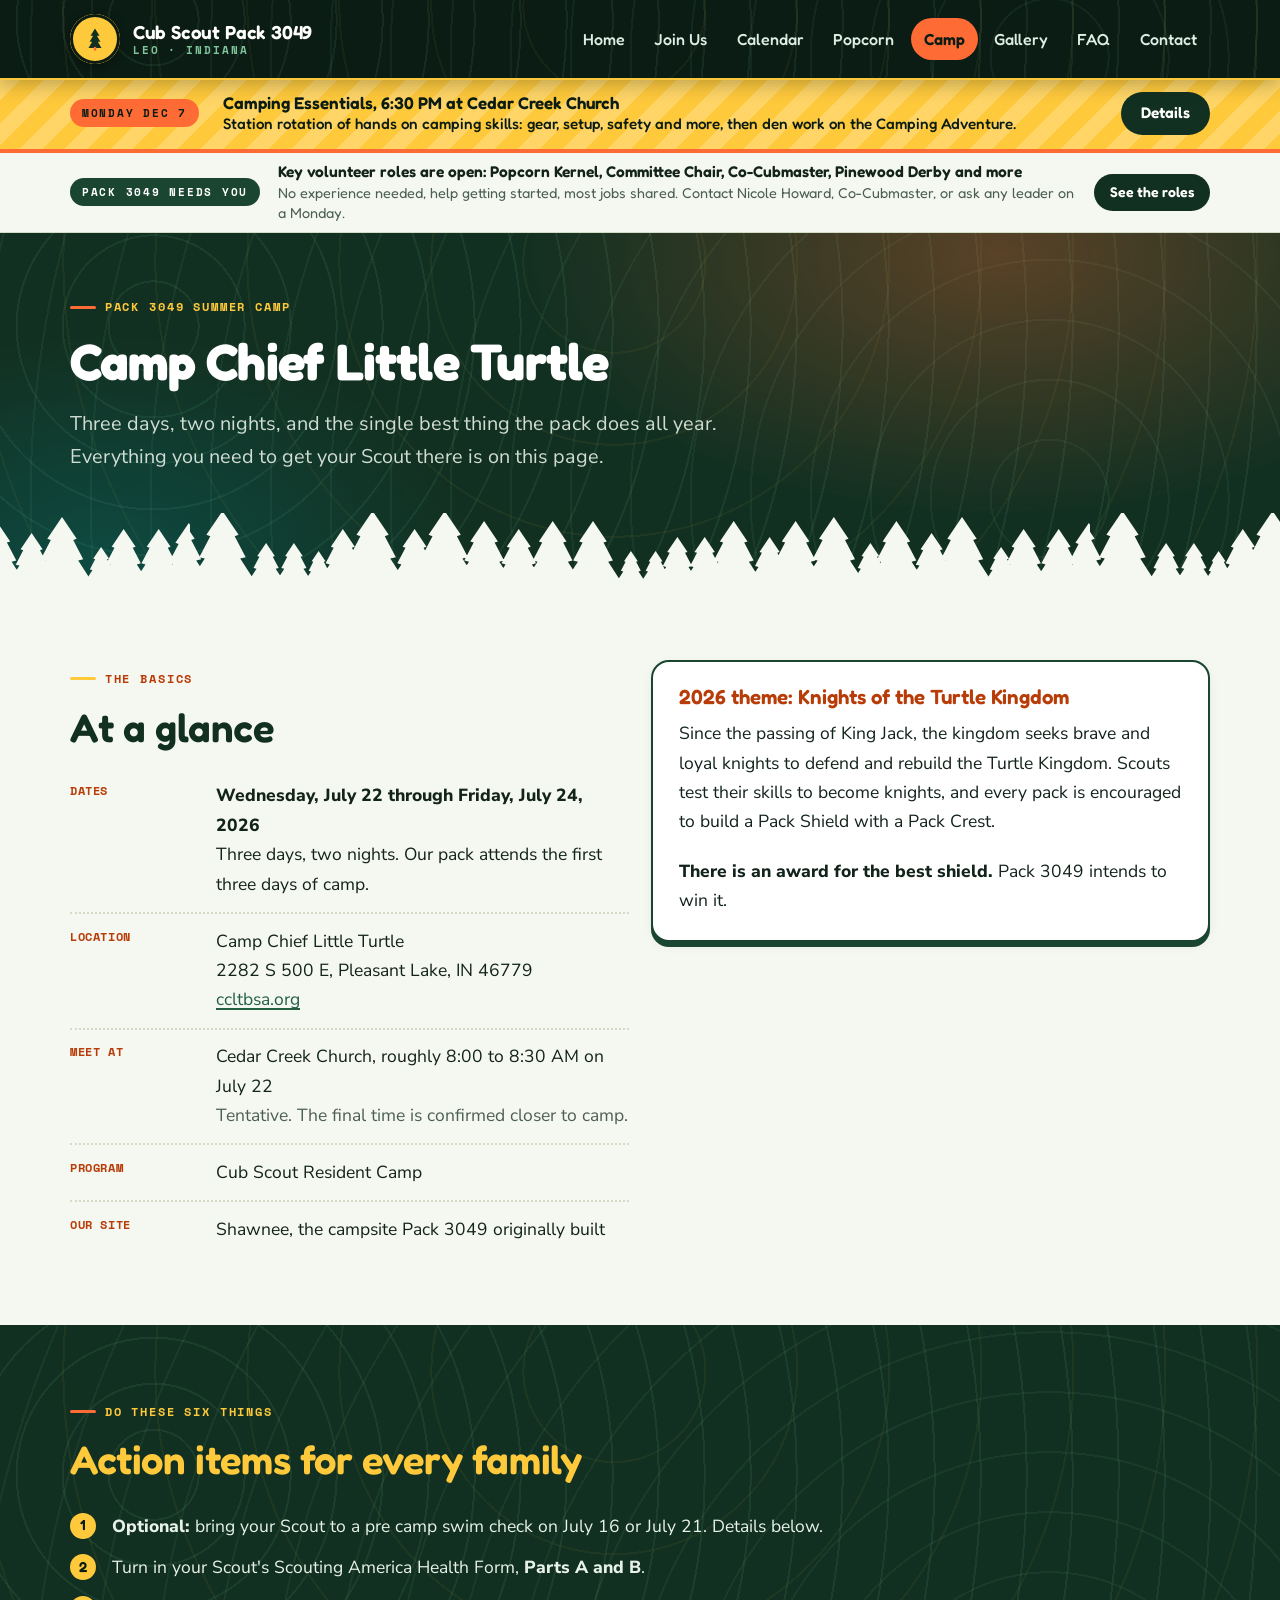
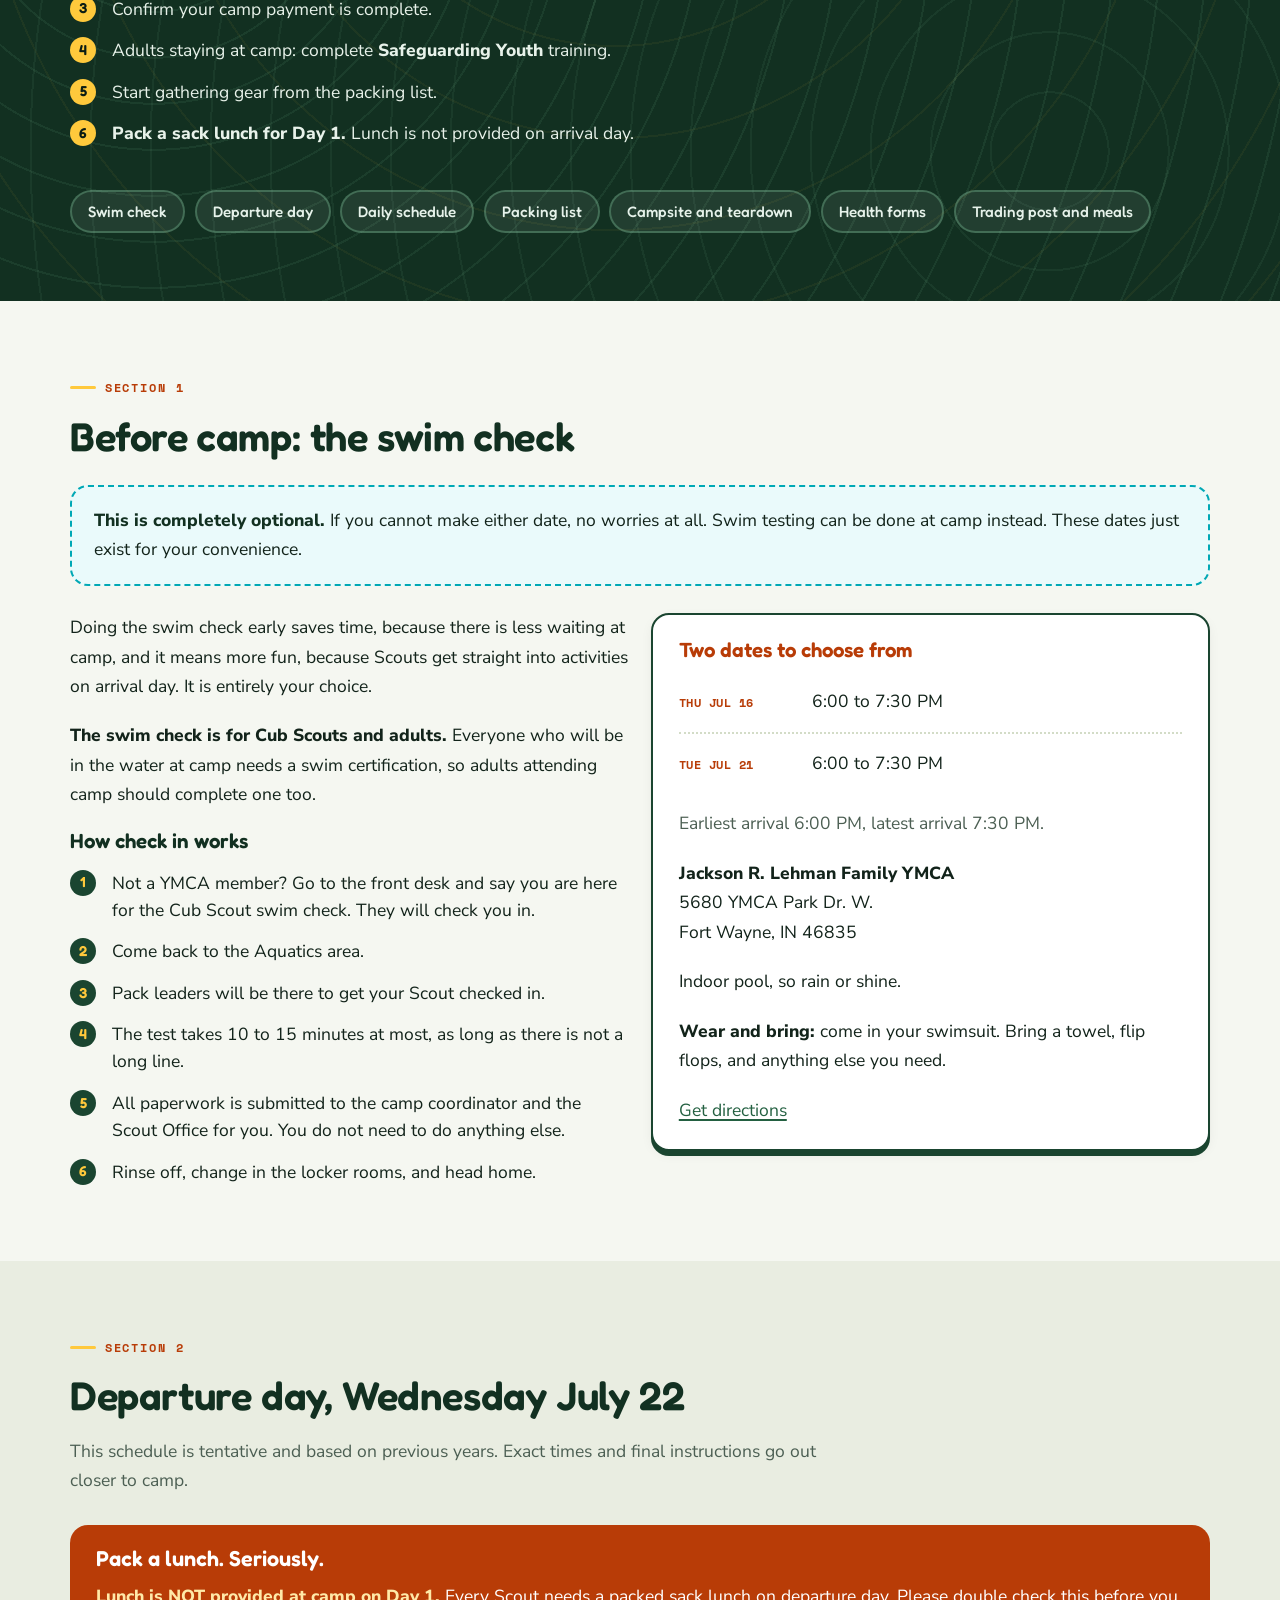
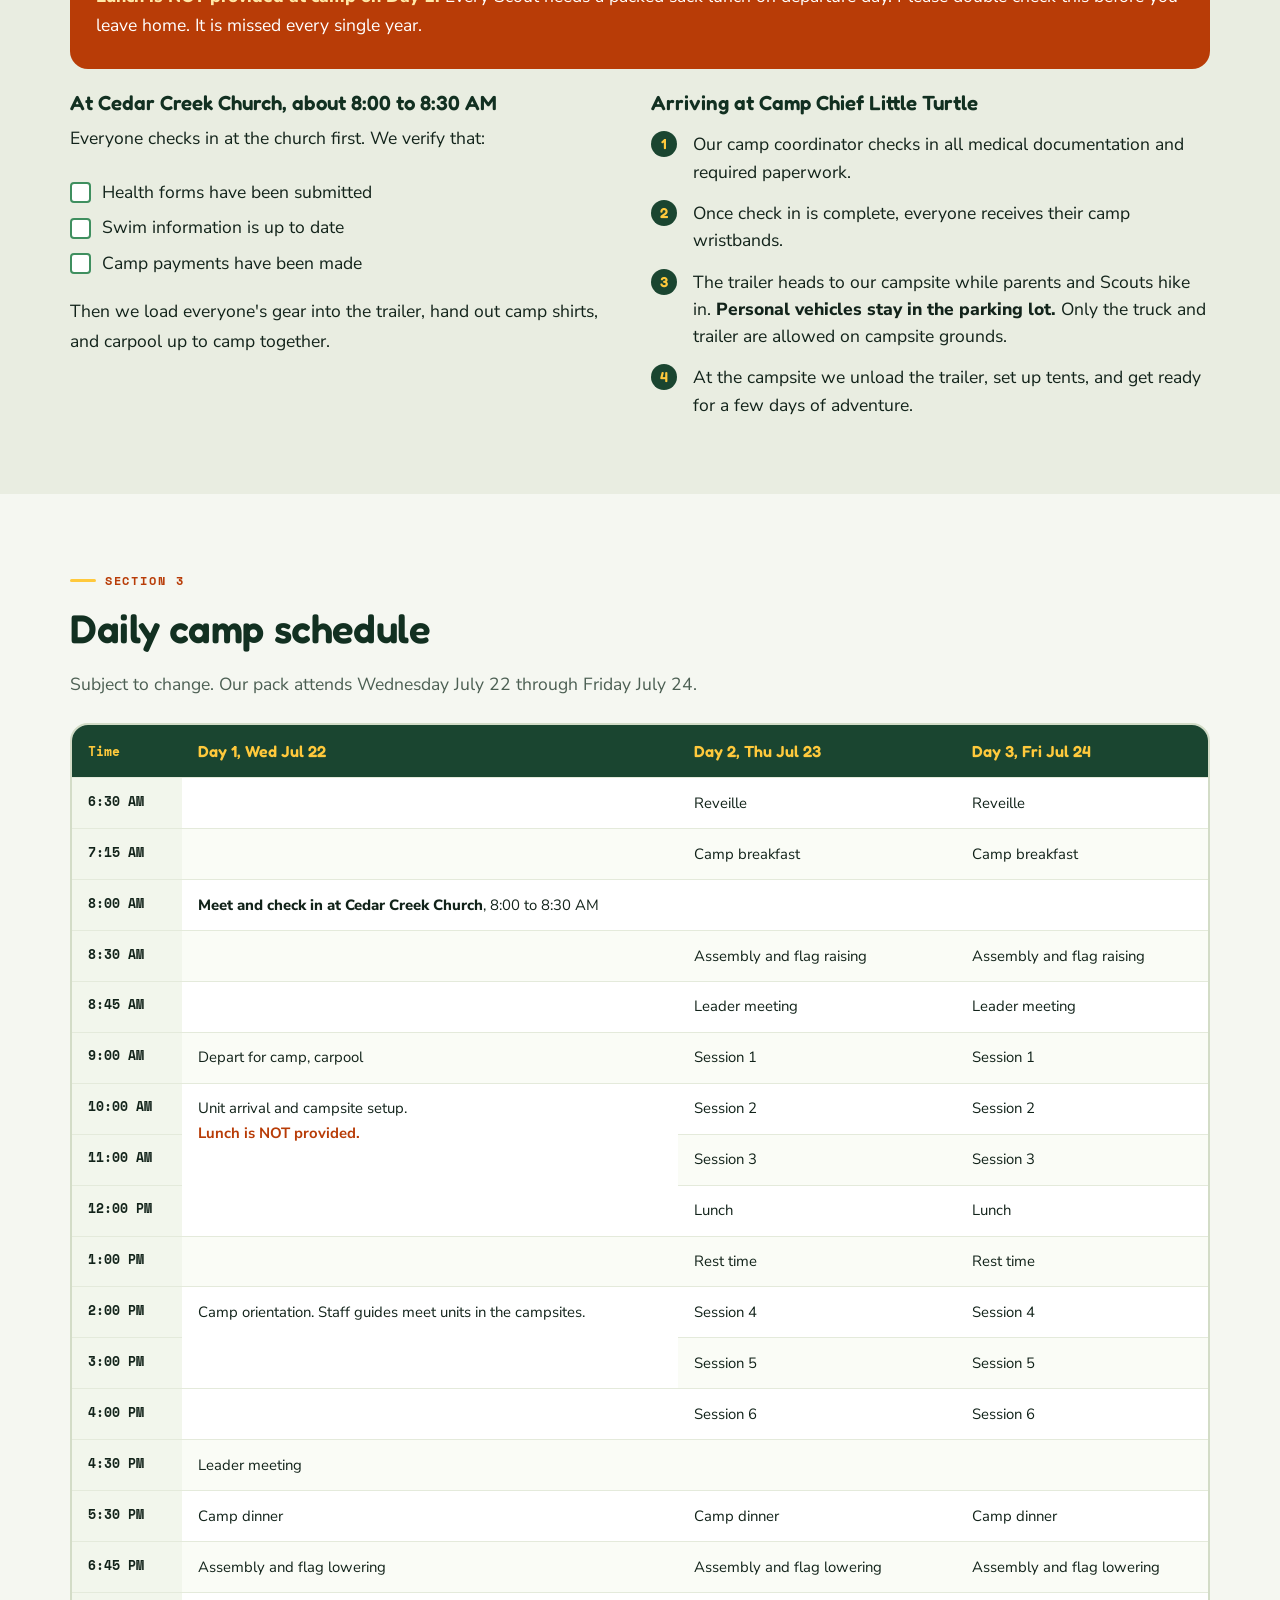
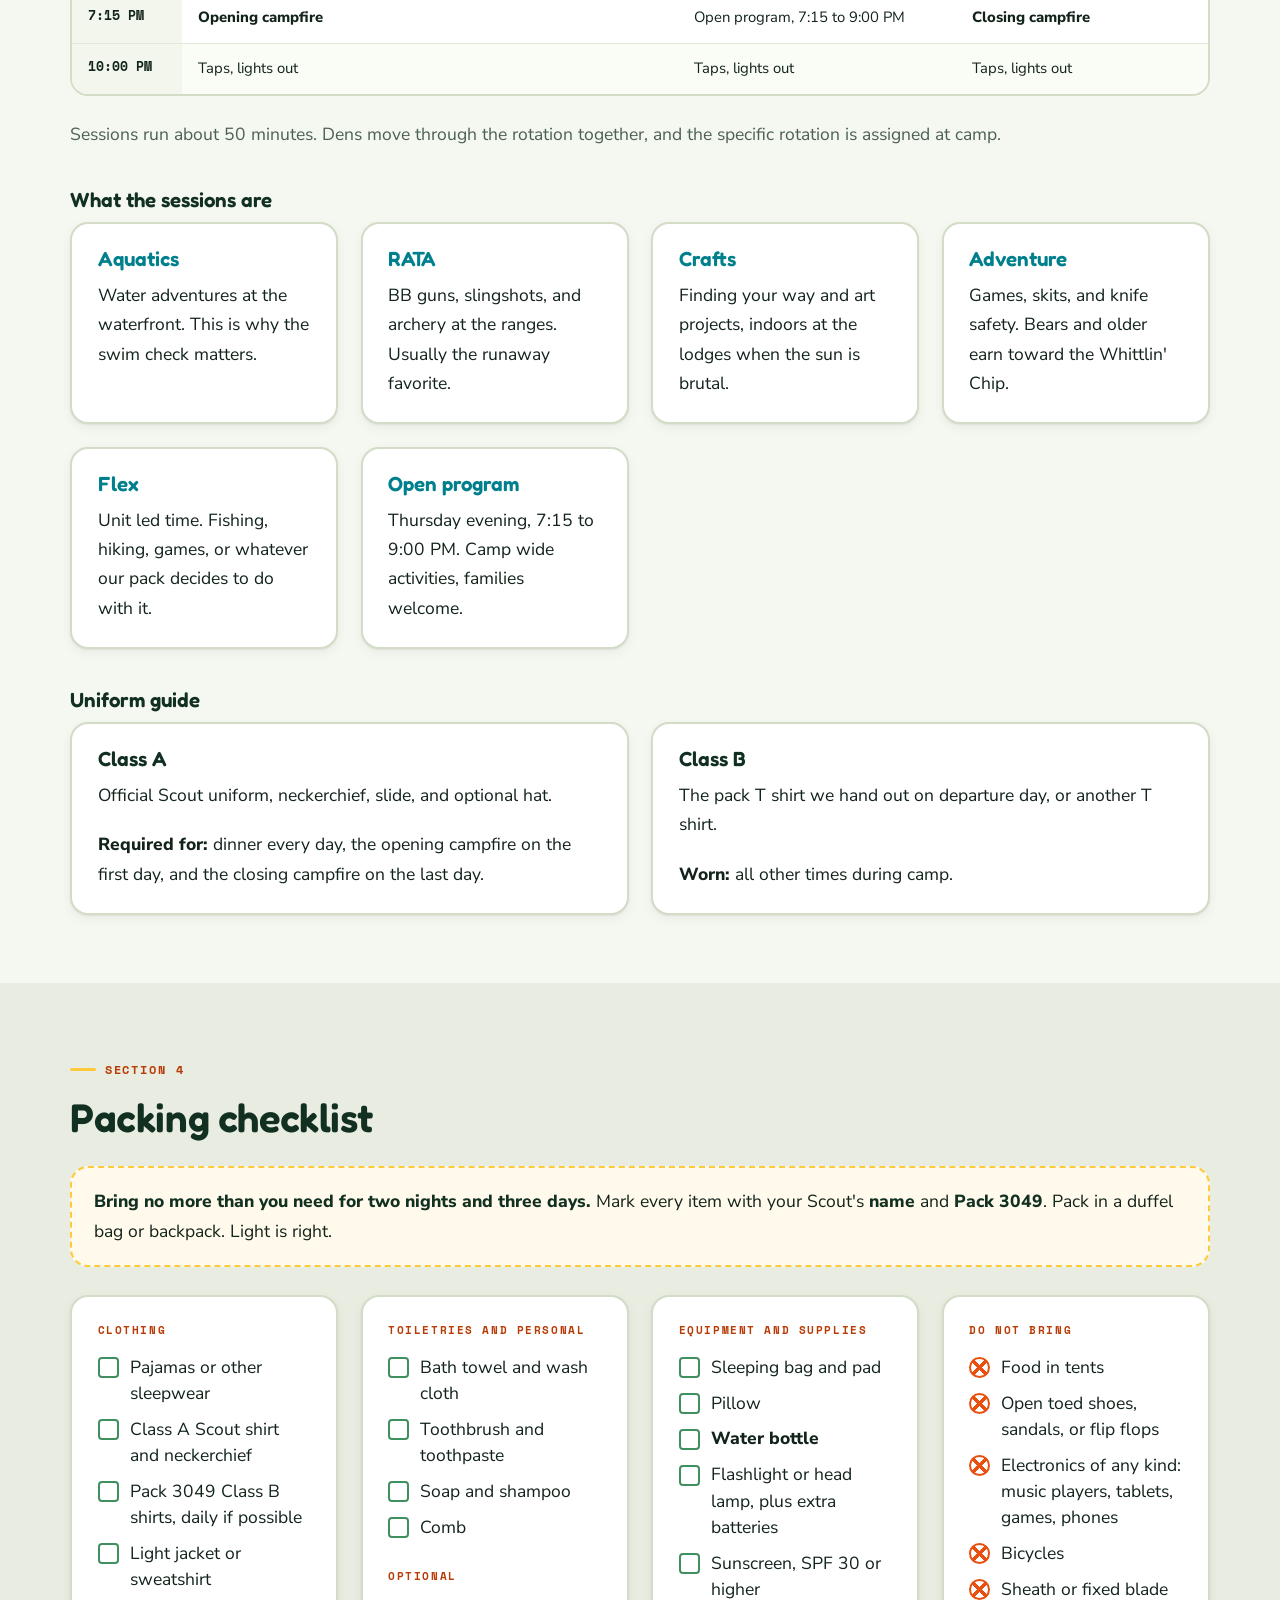
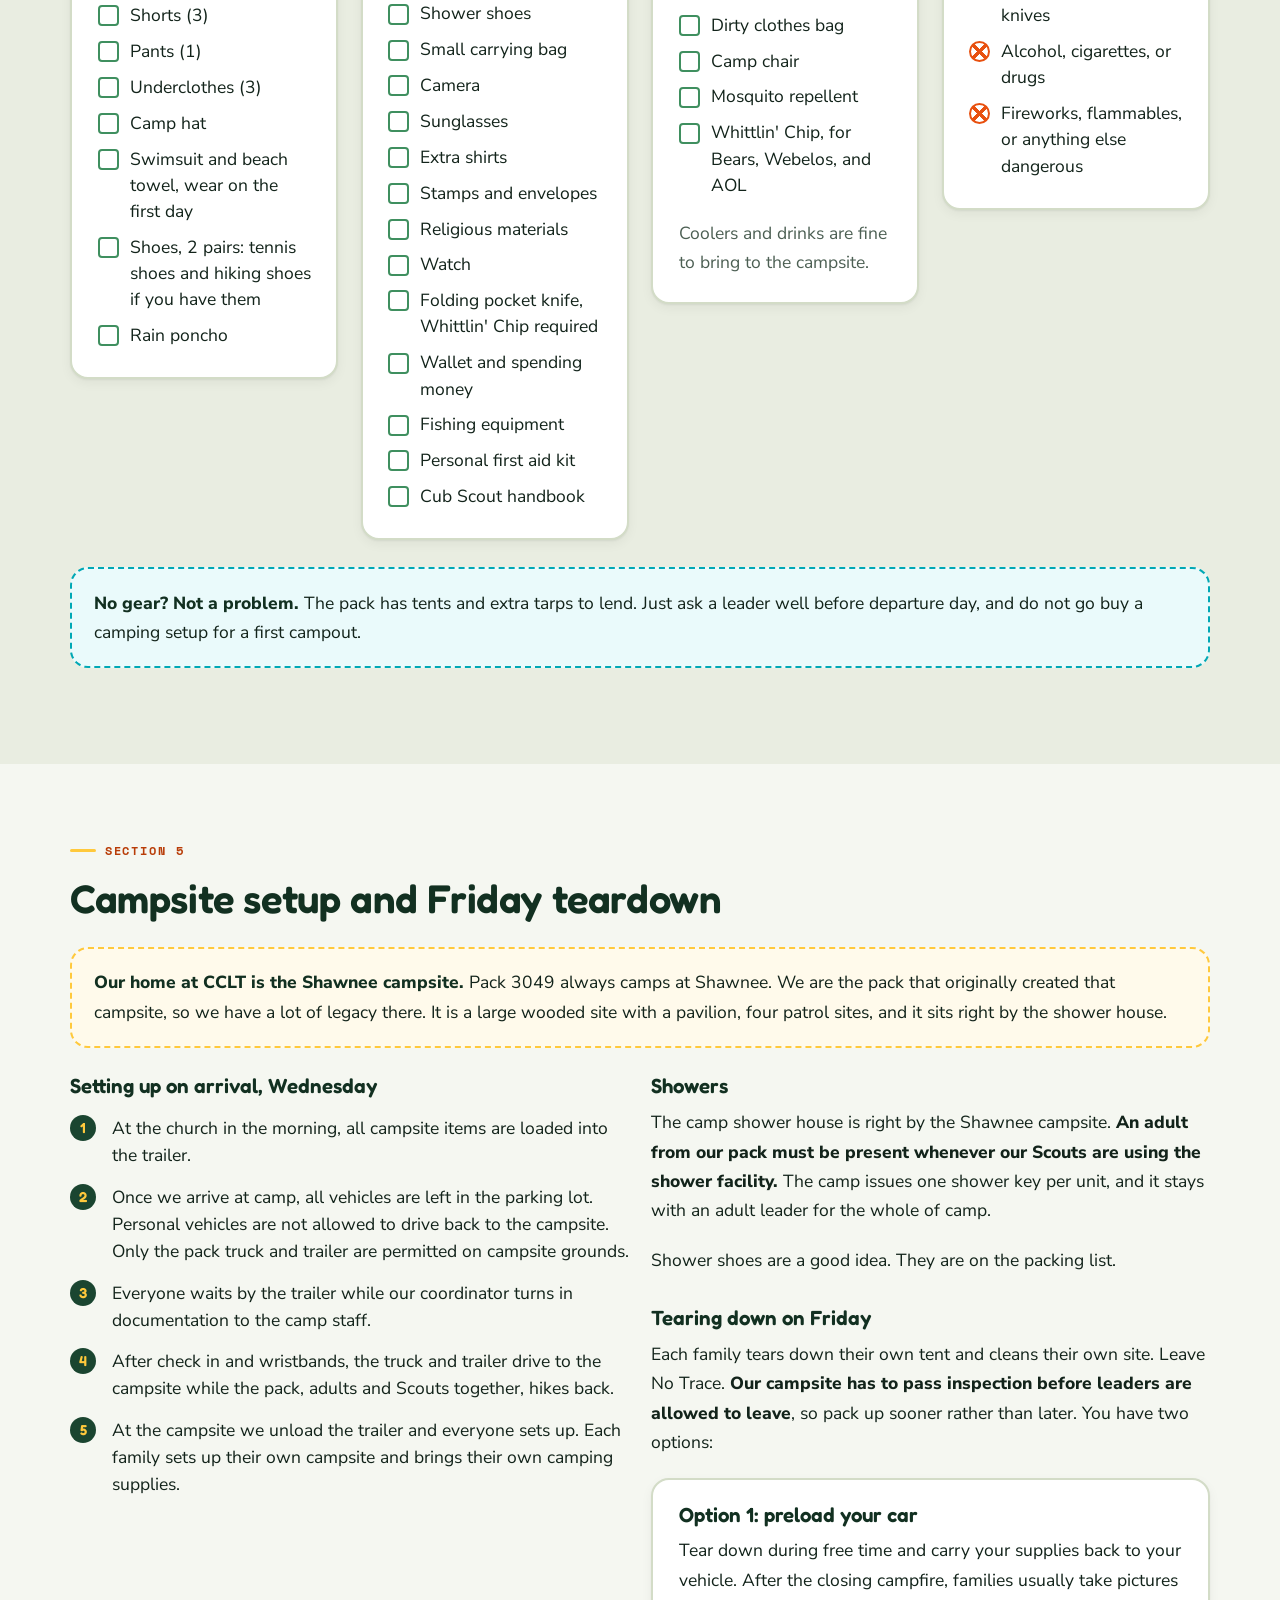
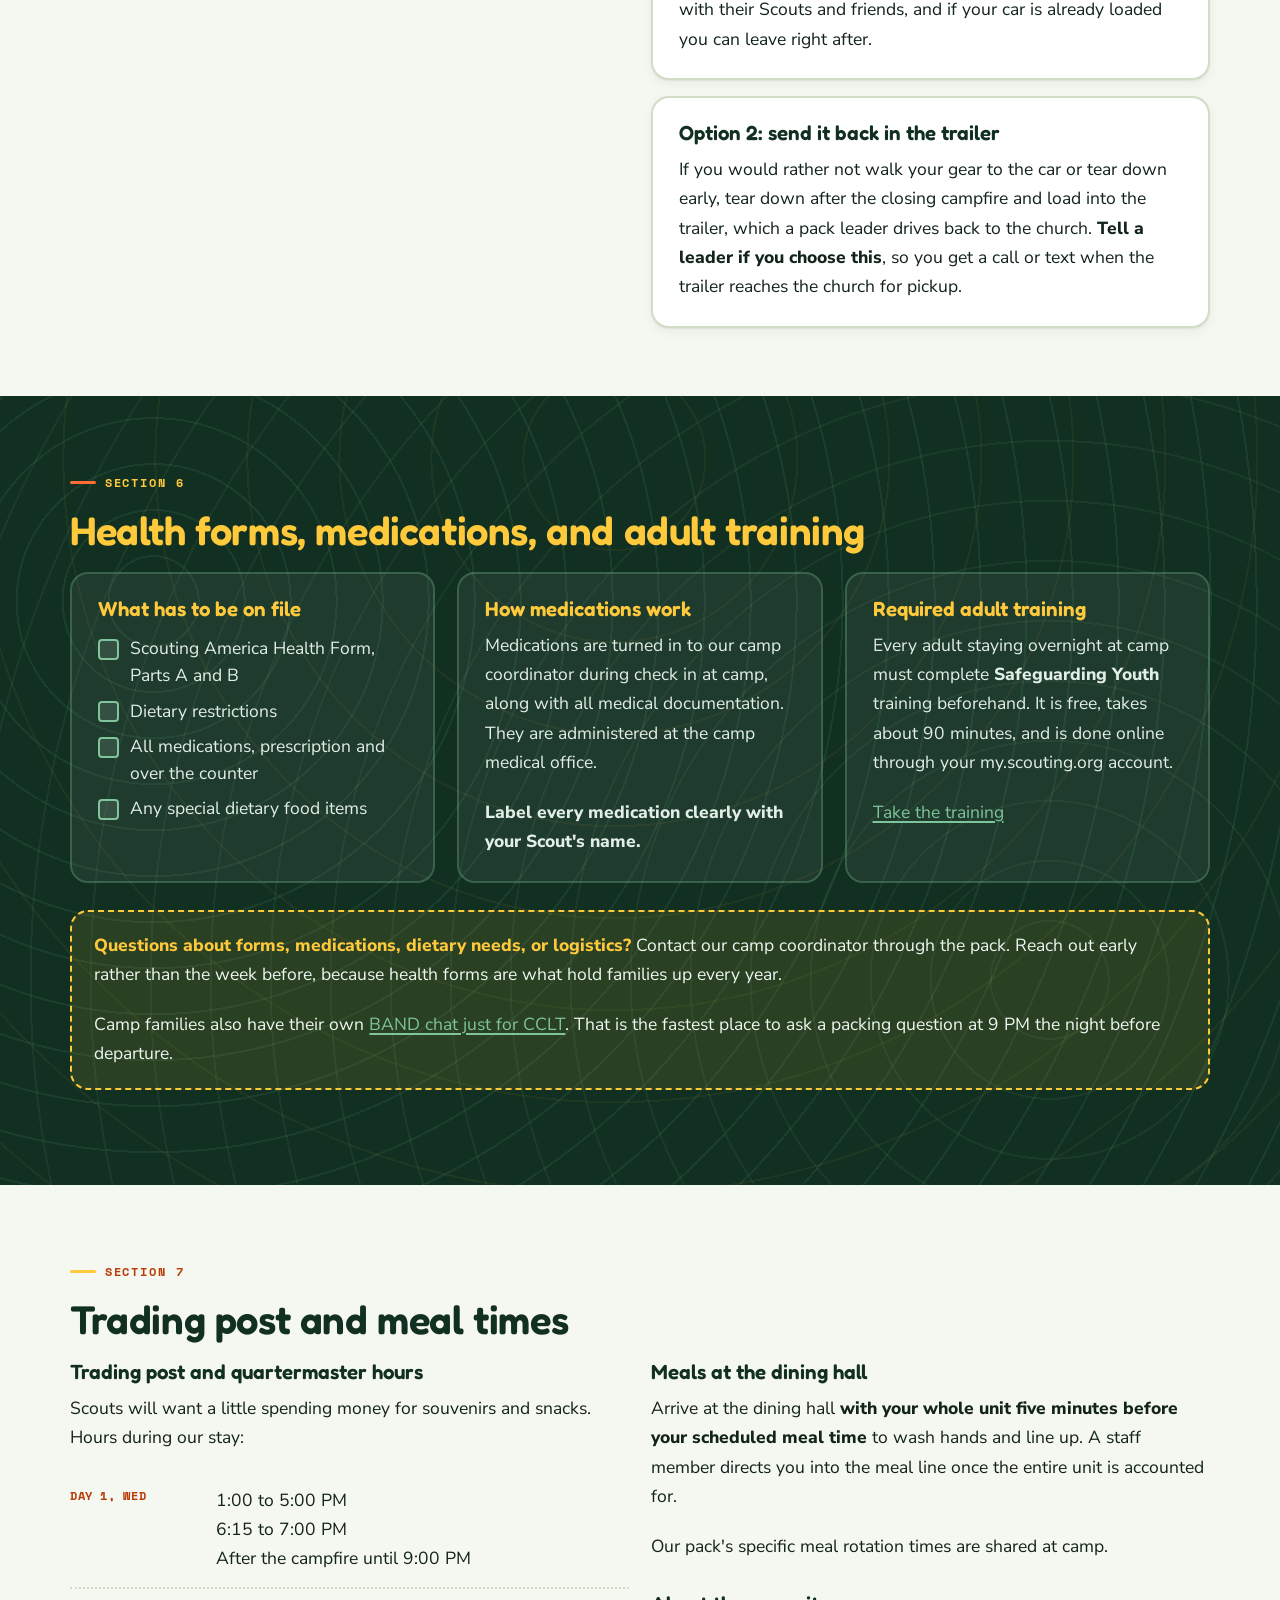
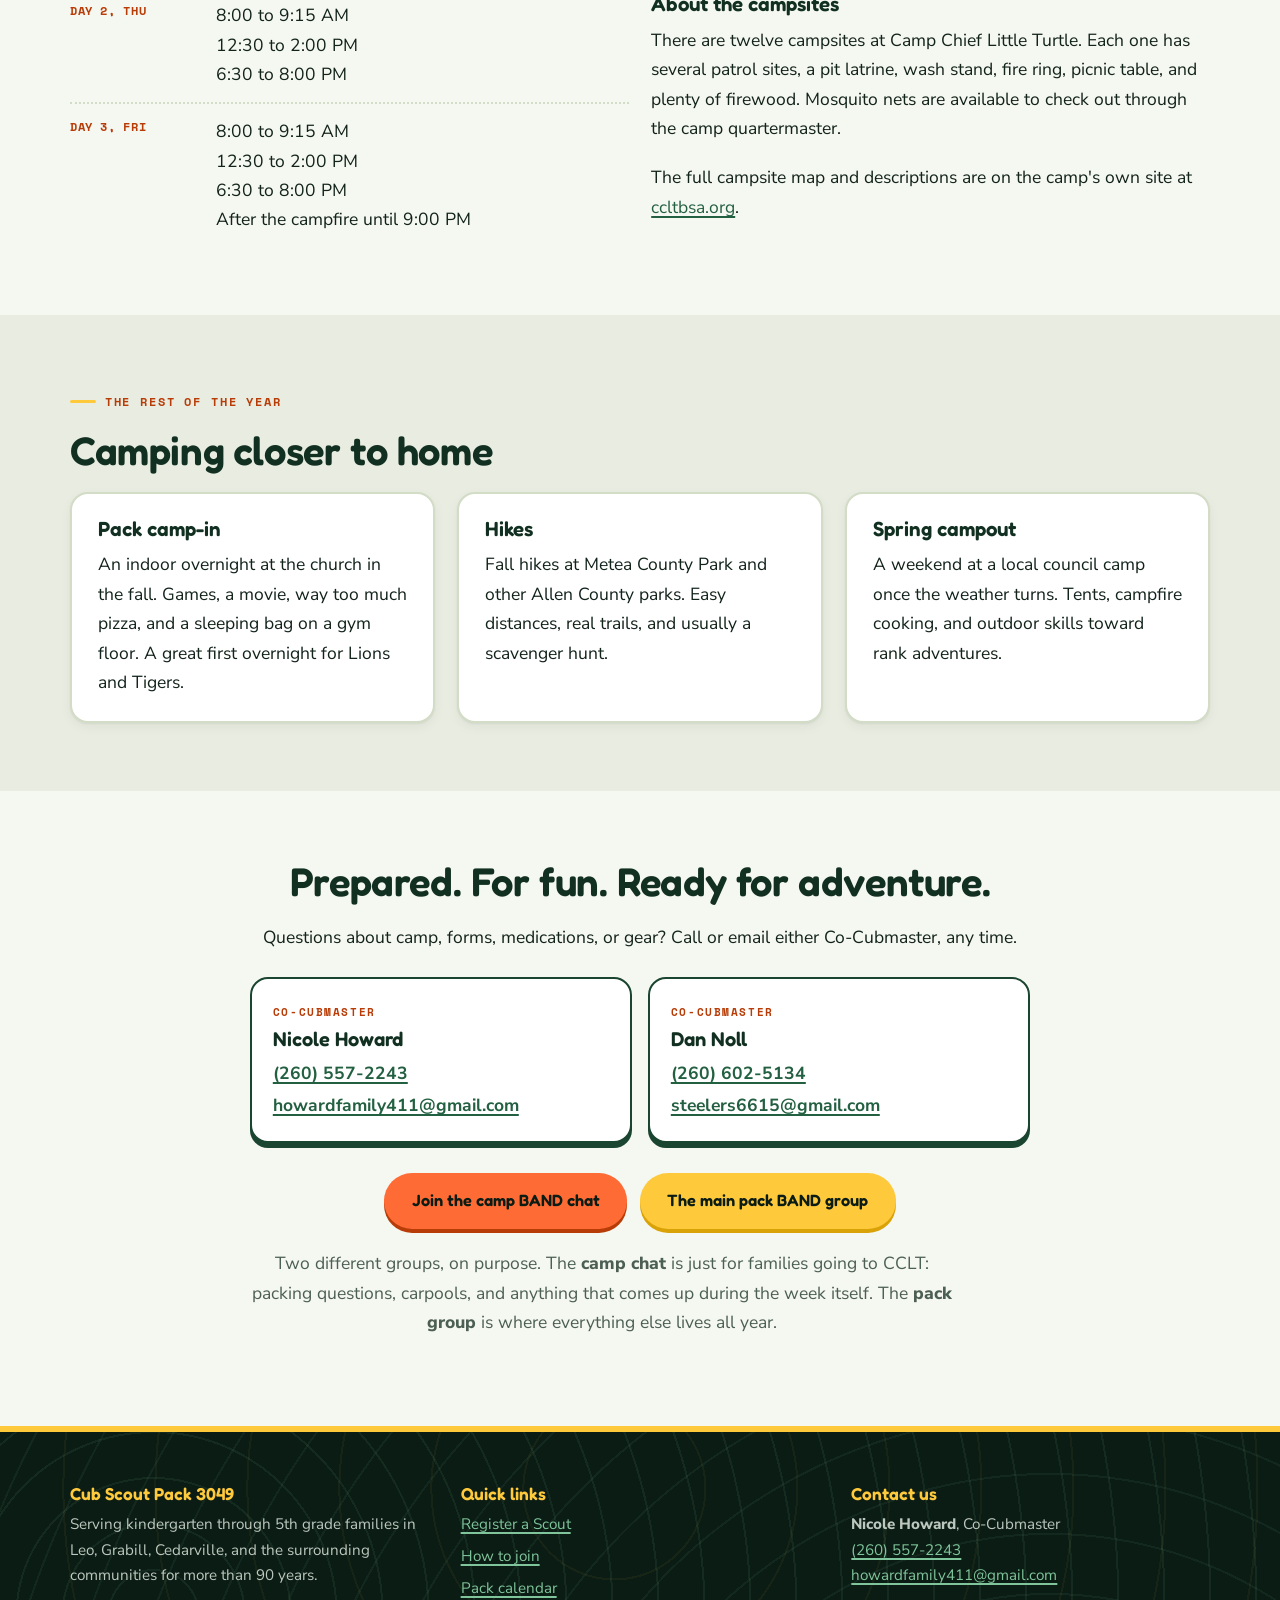
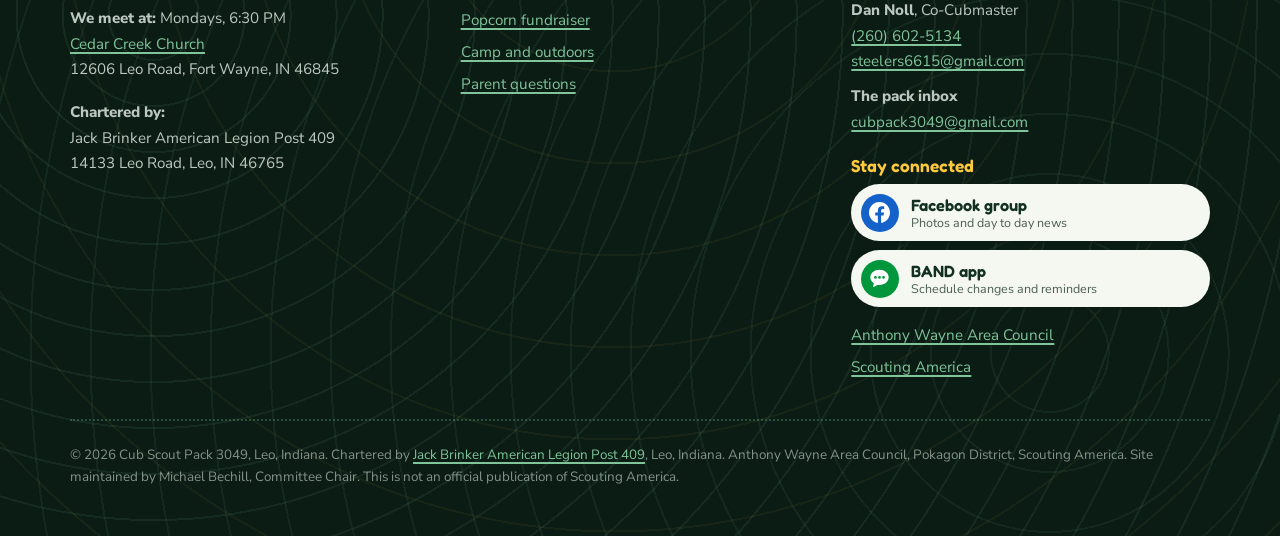
<file: camp.html>
<!DOCTYPE html>
<html lang="en">
<head>
<meta charset="utf-8">
<meta name="viewport" content="width=device-width, initial-scale=1">
<title>Summer Camp | Cub Scout Pack 3049</title>
<meta name="description" content="Everything Pack 3049 families need for Cub Scout resident camp at Camp Chief Little Turtle: swim checks, departure day, the daily schedule, the packing list, campsite setup, health forms, and trading post hours.">
<meta name="theme-color" content="#123021">
<link rel="preconnect" href="https://fonts.googleapis.com">
<link rel="preconnect" href="https://fonts.gstatic.com" crossorigin>
<link href="https://fonts.googleapis.com/css2?family=Fredoka:wght@500;600;700&family=Nunito+Sans:wght@400;600;700;800&family=Space+Mono:wght@700&display=swap" rel="stylesheet">
<link rel="stylesheet" href="assets/style.css">
<link rel="icon" href="/favicon.ico" sizes="32x32">
<link rel="icon" href="/favicon.svg" type="image/svg+xml">
<link rel="apple-touch-icon" href="/apple-touch-icon.png">
<link rel="manifest" href="/site.webmanifest">
<link rel="canonical" href="https://pack3049.com/camp.html">
<meta property="og:title" content="Summer Camp | Cub Scout Pack 3049">
<meta property="og:description" content="Everything Pack 3049 families need for Cub Scout resident camp at Camp Chief Little Turtle: swim checks, departure day, the daily schedule, the packing list, campsite setup, health forms, and trading post hours.">
<meta property="og:type" content="website">
<meta property="og:url" content="https://pack3049.com/camp.html">
<meta property="og:site_name" content="Cub Scout Pack 3049">
</head>
<body>
<a class="skip" href="#main">Skip to content</a>

<header class="site-header">
  <div class="wrap">
    <a class="brand" href="index.html">
      <span class="brand__mark" aria-hidden="true">
        <svg viewBox="0 0 32 32" fill="none"><path d="M16 3l5.5 9h-3.2l4.4 7.5h-3.2L24 27H8l4.5-7.5H9.3L13.7 12h-3.2z" fill="#123021"/><rect x="14.5" y="25.5" width="3" height="5" rx="1" fill="#ff6b35"/></svg>
      </span>
      <span class="brand__text">
        <span class="brand__name">Cub Scout Pack 3049</span>
        <span class="brand__sub">Leo &middot; Indiana</span>
      </span>
    </a>
    <button class="nav-toggle" type="button" aria-expanded="false" aria-controls="primary-nav">Menu</button>
    <nav class="nav" id="primary-nav" aria-label="Primary">
      <a href="index.html">Home</a>
      <a href="join.html">Join Us</a>
      <a href="calendar.html">Calendar</a>
      <a href="popcorn.html">Popcorn</a>
      <a href="camp.html" aria-current="page">Camp</a>
      <a href="gallery.html">Gallery</a>
      <a href="faq.html">FAQ</a>
      <a href="contact.html">Contact</a>
    </nav>
  </div>
</header>

<!-- Site wide announcement. It removes itself the day after data-until.
     To change or retire it early, edit BANNER near the top of build.py. -->
<div class="eventbar" data-until="2026-11-09">  <!-- This Monday: Cubservation -->
  <div class="wrap">
    <span class="eventbar__tag">Monday Nov 9</span>
    <p class="eventbar__text">Cubservation with Metea County Park, 6:30 PM at Cedar Creek Church
      <span>Conservation and community service night. Metea runs two sessions, younger dens first, then
      Bears and Webelos. Popcorn swap as usual: bring back what is not selling, take what you need.</span></p>
    <a class="eventbar__cta" href="index.html#meetings">The next six Mondays</a>
  </div>
</div>
<div class="eventbar" data-from="2026-11-10" data-until="2026-11-16">  <!-- This Monday: Flag Respect -->
  <div class="wrap">
    <span class="eventbar__tag">Monday Nov 16</span>
    <p class="eventbar__text">Flag Respect and Etiquette, 6:30 PM. Watch BAND for the location.
      <span>Flag ceremony and flag folding for the first 20 minutes, then den time. Popcorn swap as
      usual, one week left in the sale.</span></p>
    <a class="eventbar__cta" href="index.html#meetings">The next six Mondays</a>
  </div>
</div>
<div class="eventbar" data-from="2026-11-17" data-until="2026-11-22">  <!-- Final popcorn weekend -->
  <div class="wrap">
    <span class="eventbar__tag">Final weekend</span>
    <p class="eventbar__text">Last weekend of the popcorn sale. Let's finish strong!
      <span>Every sale, donation and online order rung in Square by Monday night counts toward your Scout's
      total. A storefront shift, a walk around the block, a few texts to family: every last sale helps.</span></p>
    <a class="eventbar__cta" href="index.html#finish">How to finish strong</a>
  </div>
</div>
<div class="eventbar" data-from="2026-11-23" data-until="2026-11-23">  <!-- Tonight: end of the popcorn sale -->
  <div class="wrap">
    <span class="eventbar__tag">Tonight</span>
    <p class="eventbar__text">Tonight is the end of the popcorn sale. Let's finish strong!
      <span>Every sale, donation and online order rung in Square under your Scout's name by tonight counts.
      One more ask, one more sale. After tonight nothing more can be added.</span></p>
    <a class="eventbar__cta" href="index.html#finish">Finish strong</a>
  </div>
</div>
<div class="eventbar eventbar--quiet" data-from="2026-11-23" data-until="2026-11-23">  <!-- Tonight: pack meeting and popcorn return -->
  <div class="wrap">
    <span class="eventbar__tag">6:30 PM tonight</span>
    <p class="eventbar__text">Pack meeting and popcorn return night at Cedar Creek Church
      <span>Bring back all unsold popcorn. $58,784 and 2,439 containers sold so far: thank you for every door,
      every shift and every sale.</span></p>
    <a class="eventbar__cta" href="index.html#meetings">Tonight's meeting</a>
  </div>
</div>
<div class="eventbar eventbar--quiet" data-from="2026-11-17" data-until="2026-11-22">  <!-- Monday is turn-in night -->
  <div class="wrap">
    <span class="eventbar__tag">Monday Nov 23</span>
    <p class="eventbar__text">Pack meeting and popcorn return night, 6:30 PM at Cedar Creek Church
      <span>Monarch Butterfly Conservation and the first word on the Pinewood Derby. Bring back all unsold popcorn.
      Hold your settling up check until the final packet arrives after the audit.</span></p>
    <a class="eventbar__cta" href="index.html#meetings">The next few Mondays</a>
  </div>
</div>
<div class="eventbar eventbar--quiet" data-from="2026-11-24" data-until="2026-12-01">  <!-- Thanksgiving break -->
  <div class="wrap">
    <span class="eventbar__tag">Settling up</span>
    <p class="eventbar__text">Popcorn checks due Tuesday, December 1. No Cub Scouts Monday November 30.
      <span>Wait for the final packet with your family's number, then one check to "Pack 3049." Next meeting is
      Camping Essentials on December 7.</span></p>
    <a class="eventbar__cta" href="index.html#settle">Settling up</a>
  </div>
</div>
<div class="eventbar" data-from="2026-12-02" data-until="2026-12-07">  <!-- This Monday: Camping Essentials -->
  <div class="wrap">
    <span class="eventbar__tag">Monday Dec 7</span>
    <p class="eventbar__text">Camping Essentials, 6:30 PM at Cedar Creek Church
      <span>Station rotation of hands on camping skills: gear, setup, safety and more, then den work
      on the Camping Adventure.</span></p>
    <a class="eventbar__cta" href="index.html#meetings">Details</a>
  </div>
</div>
<div class="eventbar" data-from="2026-12-08" data-until="2026-12-14">  <!-- This Monday: AOL crossover -->
  <div class="wrap">
    <span class="eventbar__tag">Monday Dec 14</span>
    <p class="eventbar__text">Pack meeting: Arrow of Light crossover and awards, 6:30 PM
      <span>Our oldest Scouts cross over to Scouts BSA and the fall's awards are handed out. Bring the
      whole family and a camera.</span></p>
    <a class="eventbar__cta" href="index.html#meetings">Details</a>
  </div>
</div>
<div class="eventbar eventbar--quiet" data-from="2026-11-24" data-until="2026-12-31">  <!-- Volunteer roles, back after the popcorn sale -->
  <div class="wrap">
    <span class="eventbar__tag">Pack 3049 needs you</span>
    <p class="eventbar__text">Key volunteer roles are open: Popcorn Kernel, Committee Chair, Co-Cubmaster, Pinewood Derby and more
      <span>No experience needed, help getting started, most jobs shared. Contact Nicole Howard,
      Co-Cubmaster, or ask any leader on a Monday.</span></p>
    <a class="eventbar__cta" href="index.html#volunteer">See the roles</a>
  </div>
</div>

<main id="main">

<section class="hero hero--page">
  <div class="wrap">
    <span class="eyebrow">Pack 3049 summer camp</span>
    <h1>Camp Chief Little Turtle</h1>
    <p class="lede">Three days, two nights, and the single best thing the pack does all year. Everything you need to get your Scout there is on this page.</p>
  </div>
</section>

<section class="section">
  <div class="wrap">
    <div class="grid grid--2">
      <div>
        <span class="eyebrow">The basics</span>
        <h2>At a glance</h2>
        <div class="rows">
          <div><span class="k">Dates</span><span class="v"><strong>Wednesday, July 22 through Friday, July 24, 2026</strong><br>Three days, two nights. Our pack attends the first three days of camp.</span></div>
          <div><span class="k">Location</span><span class="v">Camp Chief Little Turtle<br>2282 S 500 E, Pleasant Lake, IN 46779<br><a href="https://ccltbsa.org">ccltbsa.org</a></span></div>
          <div><span class="k">Meet at</span><span class="v">Cedar Creek Church, roughly 8:00 to 8:30 AM on July 22<br><span class="muted">Tentative. The final time is confirmed closer to camp.</span></span></div>
          <div><span class="k">Program</span><span class="v">Cub Scout Resident Camp</span></div>
          <div><span class="k">Our site</span><span class="v">Shawnee, the campsite Pack 3049 originally built</span></div>
        </div>
      </div>
      <div>
        <div class="card card--accent">
          <h3>2026 theme: Knights of the Turtle Kingdom</h3>
          <p>Since the passing of King Jack, the kingdom seeks brave and loyal knights to defend and rebuild the Turtle Kingdom. Scouts test their skills to become knights, and every pack is encouraged to build a Pack Shield with a Pack Crest.</p>
          <p><strong>There is an award for the best shield.</strong> Pack 3049 intends to win it.</p>
        </div>
      </div>
    </div>
  </div>
</section>

<section class="section section--pine">
  <div class="wrap">
    <span class="eyebrow">Do these six things</span>
    <h2>Action items for every family</h2>
    <ol class="steps" style="margin-top:1.5rem;max-width:70ch">
      <li><strong>Optional:</strong> bring your Scout to a pre camp swim check on July 16 or July 21. Details below.</li>
      <li>Turn in your Scout's Scouting America Health Form, <strong>Parts A and B</strong>.</li>
      <li>Confirm your camp payment is complete.</li>
      <li>Adults staying at camp: complete <strong>Safeguarding Youth</strong> training.</li>
      <li>Start gathering gear from the packing list.</li>
      <li><strong>Pack a sack lunch for Day 1.</strong> Lunch is not provided on arrival day.</li>
    </ol>
    <ul class="jumpnav" style="margin-top:2.25rem">
      <li><a href="#swim">Swim check</a></li>
      <li><a href="#departure">Departure day</a></li>
      <li><a href="#schedule">Daily schedule</a></li>
      <li><a href="#packing">Packing list</a></li>
      <li><a href="#campsite">Campsite and teardown</a></li>
      <li><a href="#health">Health forms</a></li>
      <li><a href="#tradingpost">Trading post and meals</a></li>
    </ul>
  </div>
</section>

<section class="section" id="swim">
  <div class="wrap">
    <span class="eyebrow">Section 1</span>
    <h2>Before camp: the swim check</h2>
    <div class="callout callout--info">
      <p><strong>This is completely optional.</strong> If you cannot make either date, no worries at all. Swim testing can be done at camp instead. These dates just exist for your convenience.</p>
    </div>
    <div class="grid grid--2">
      <div>
        <p>Doing the swim check early saves time, because there is less waiting at camp, and it means more fun, because Scouts get straight into activities on arrival day. It is entirely your choice.</p>
        <p><strong>The swim check is for Cub Scouts and adults.</strong> Everyone who will be in the water at camp needs a swim certification, so adults attending camp should complete one too.</p>
        <h3>How check in works</h3>
        <ol class="steps">
          <li>Not a YMCA member? Go to the front desk and say you are here for the Cub Scout swim check. They will check you in.</li>
          <li>Come back to the Aquatics area.</li>
          <li>Pack leaders will be there to get your Scout checked in.</li>
          <li>The test takes 10 to 15 minutes at most, as long as there is not a long line.</li>
          <li>All paperwork is submitted to the camp coordinator and the Scout Office for you. You do not need to do anything else.</li>
          <li>Rinse off, change in the locker rooms, and head home.</li>
        </ol>
      </div>
      <div>
        <div class="card card--accent">
          <h3>Two dates to choose from</h3>
          <ul class="sched" style="margin-bottom:1rem">
            <li><span class="when">Thu Jul 16</span><span class="what">6:00 to 7:30 PM</span></li>
            <li><span class="when">Tue Jul 21</span><span class="what">6:00 to 7:30 PM</span></li>
          </ul>
          <p class="muted">Earliest arrival 6:00 PM, latest arrival 7:30 PM.</p>
          <p><strong>Jackson R. Lehman Family YMCA</strong><br>
          5680 YMCA Park Dr. W.<br>
          Fort Wayne, IN 46835</p>
          <p>Indoor pool, so rain or shine.</p>
          <p><strong>Wear and bring:</strong> come in your swimsuit. Bring a towel, flip flops, and anything else you need.</p>
          <p><a href="https://maps.google.com/?q=5680+YMCA+Park+Dr+W,+Fort+Wayne,+IN+46835">Get directions</a></p>
        </div>
      </div>
    </div>
  </div>
</section>

<section class="section section--tint" id="departure">
  <div class="wrap">
    <span class="eyebrow">Section 2</span>
    <h2>Departure day, Wednesday July 22</h2>
    <p class="muted" style="max-width:70ch">This schedule is tentative and based on previous years. Exact times and final instructions go out closer to camp.</p>

    <div class="alert">
      <h3>Pack a lunch. Seriously.</h3>
      <p><strong>Lunch is NOT provided at camp on Day 1.</strong> Every Scout needs a packed sack lunch on departure day. Please double check this before you leave home. It is missed every single year.</p>
    </div>

    <div class="grid grid--2">
      <div>
        <h3>At Cedar Creek Church, about 8:00 to 8:30 AM</h3>
        <p>Everyone checks in at the church first. We verify that:</p>
        <ul class="checklist">
          <li>Health forms have been submitted</li>
          <li>Swim information is up to date</li>
          <li>Camp payments have been made</li>
        </ul>
        <p>Then we load everyone's gear into the trailer, hand out camp shirts, and carpool up to camp together.</p>
      </div>
      <div>
        <h3>Arriving at Camp Chief Little Turtle</h3>
        <ol class="steps">
          <li>Our camp coordinator checks in all medical documentation and required paperwork.</li>
          <li>Once check in is complete, everyone receives their camp wristbands.</li>
          <li>The trailer heads to our campsite while parents and Scouts hike in. <strong>Personal vehicles stay in the parking lot.</strong> Only the truck and trailer are allowed on campsite grounds.</li>
          <li>At the campsite we unload the trailer, set up tents, and get ready for a few days of adventure.</li>
        </ol>
      </div>
    </div>
  </div>
</section>

<section class="section" id="schedule">
  <div class="wrap">
    <span class="eyebrow">Section 3</span>
    <h2>Daily camp schedule</h2>
    <p class="muted">Subject to change. Our pack attends Wednesday July 22 through Friday July 24.</p>
    <div class="table-scroll">
      <table class="sched-table">
        <caption class="visually-hidden">Three day camp schedule by time</caption>
        <thead>
          <tr><th scope="col">Time</th><th scope="col">Day 1, Wed Jul 22</th><th scope="col">Day 2, Thu Jul 23</th><th scope="col">Day 3, Fri Jul 24</th></tr>
        </thead>
        <tbody>
          <tr><td>6:30 AM</td><td></td><td>Reveille</td><td>Reveille</td></tr>
          <tr><td>7:15 AM</td><td></td><td>Camp breakfast</td><td>Camp breakfast</td></tr>
          <tr><td>8:00 AM</td><td><strong>Meet and check in at Cedar Creek Church</strong>, 8:00 to 8:30 AM</td><td></td><td></td></tr>
          <tr><td>8:30 AM</td><td></td><td>Assembly and flag raising</td><td>Assembly and flag raising</td></tr>
          <tr><td>8:45 AM</td><td></td><td>Leader meeting</td><td>Leader meeting</td></tr>
          <tr><td>9:00 AM</td><td>Depart for camp, carpool</td><td>Session 1</td><td>Session 1</td></tr>
          <tr><td>10:00 AM</td><td rowspan="3">Unit arrival and campsite setup.<br><span class="evt-flag">Lunch is NOT provided.</span></td><td>Session 2</td><td>Session 2</td></tr>
          <tr><td>11:00 AM</td><td>Session 3</td><td>Session 3</td></tr>
          <tr><td>12:00 PM</td><td>Lunch</td><td>Lunch</td></tr>
          <tr><td>1:00 PM</td><td></td><td>Rest time</td><td>Rest time</td></tr>
          <tr><td>2:00 PM</td><td rowspan="2">Camp orientation. Staff guides meet units in the campsites.</td><td>Session 4</td><td>Session 4</td></tr>
          <tr><td>3:00 PM</td><td>Session 5</td><td>Session 5</td></tr>
          <tr><td>4:00 PM</td><td></td><td>Session 6</td><td>Session 6</td></tr>
          <tr><td>4:30 PM</td><td>Leader meeting</td><td></td><td></td></tr>
          <tr><td>5:30 PM</td><td>Camp dinner</td><td>Camp dinner</td><td>Camp dinner</td></tr>
          <tr><td>6:45 PM</td><td>Assembly and flag lowering</td><td>Assembly and flag lowering</td><td>Assembly and flag lowering</td></tr>
          <tr><td>7:15 PM</td><td><strong>Opening campfire</strong></td><td>Open program, 7:15 to 9:00 PM</td><td><strong>Closing campfire</strong></td></tr>
          <tr><td>10:00 PM</td><td>Taps, lights out</td><td>Taps, lights out</td><td>Taps, lights out</td></tr>
        </tbody>
      </table>
    </div>
    <p class="muted">Sessions run about 50 minutes. Dens move through the rotation together, and the specific rotation is assigned at camp.</p>

    <h3 style="margin-top:2.5rem">What the sessions are</h3>
    <div class="grid grid--3">
      <div class="card card--stem"><h3>Aquatics</h3><p>Water adventures at the waterfront. This is why the swim check matters.</p></div>
      <div class="card card--stem"><h3>RATA</h3><p>BB guns, slingshots, and archery at the ranges. Usually the runaway favorite.</p></div>
      <div class="card card--stem"><h3>Crafts</h3><p>Finding your way and art projects, indoors at the lodges when the sun is brutal.</p></div>
      <div class="card card--stem"><h3>Adventure</h3><p>Games, skits, and knife safety. Bears and older earn toward the Whittlin' Chip.</p></div>
      <div class="card card--stem"><h3>Flex</h3><p>Unit led time. Fishing, hiking, games, or whatever our pack decides to do with it.</p></div>
      <div class="card card--stem"><h3>Open program</h3><p>Thursday evening, 7:15 to 9:00 PM. Camp wide activities, families welcome.</p></div>
    </div>

    <h3 style="margin-top:2.5rem">Uniform guide</h3>
    <div class="grid grid--2">
      <div class="card">
        <h3>Class A</h3>
        <p>Official Scout uniform, neckerchief, slide, and optional hat.</p>
        <p><strong>Required for:</strong> dinner every day, the opening campfire on the first day, and the closing campfire on the last day.</p>
      </div>
      <div class="card">
        <h3>Class B</h3>
        <p>The pack T shirt we hand out on departure day, or another T shirt.</p>
        <p><strong>Worn:</strong> all other times during camp.</p>
      </div>
    </div>
  </div>
</section>

<section class="section section--tint" id="packing">
  <div class="wrap">
    <span class="eyebrow">Section 4</span>
    <h2>Packing checklist</h2>
    <div class="callout">
      <p><strong>Bring no more than you need for two nights and three days.</strong> Mark every item with your Scout's <strong>name</strong> and <strong>Pack 3049</strong>. Pack in a duffel bag or backpack. Light is right.</p>
    </div>
    <div class="grid grid--4" style="align-items:start">
      <div class="card">
        <p class="checklist__head">Clothing</p>
        <ul class="checklist">
          <li>Pajamas or other sleepwear</li>
          <li>Class A Scout shirt and neckerchief</li>
          <li>Pack 3049 Class B shirts, daily if possible</li>
          <li>Light jacket or sweatshirt</li>
          <li>Shorts (3)</li>
          <li>Pants (1)</li>
          <li>Underclothes (3)</li>
          <li>Camp hat</li>
          <li>Swimsuit and beach towel, wear on the first day</li>
          <li>Shoes, 2 pairs: tennis shoes and hiking shoes if you have them</li>
          <li>Rain poncho</li>
        </ul>
      </div>
      <div class="card">
        <p class="checklist__head">Toiletries and personal</p>
        <ul class="checklist">
          <li>Bath towel and wash cloth</li>
          <li>Toothbrush and toothpaste</li>
          <li>Soap and shampoo</li>
          <li>Comb</li>
        </ul>
        <p class="checklist__head" style="margin-top:1.4rem">Optional</p>
        <ul class="checklist">
          <li>Shower shoes</li>
          <li>Small carrying bag</li>
          <li>Camera</li>
          <li>Sunglasses</li>
          <li>Extra shirts</li>
          <li>Stamps and envelopes</li>
          <li>Religious materials</li>
          <li>Watch</li>
          <li>Folding pocket knife, Whittlin' Chip required</li>
          <li>Wallet and spending money</li>
          <li>Fishing equipment</li>
          <li>Personal first aid kit</li>
          <li>Cub Scout handbook</li>
        </ul>
      </div>
      <div class="card">
        <p class="checklist__head">Equipment and supplies</p>
        <ul class="checklist">
          <li>Sleeping bag and pad</li>
          <li>Pillow</li>
          <li><strong>Water bottle</strong></li>
          <li>Flashlight or head lamp, plus extra batteries</li>
          <li>Sunscreen, SPF 30 or higher</li>
          <li>Dirty clothes bag</li>
          <li>Camp chair</li>
          <li>Mosquito repellent</li>
          <li>Whittlin' Chip, for Bears, Webelos, and AOL</li>
        </ul>
        <p class="muted" style="margin-top:1rem">Coolers and drinks are fine to bring to the campsite.</p>
      </div>
      <div class="card">
        <p class="checklist__head">Do not bring</p>
        <ul class="checklist checklist--warn">
          <li>Food in tents</li>
          <li>Open toed shoes, sandals, or flip flops</li>
          <li>Electronics of any kind: music players, tablets, games, phones</li>
          <li>Bicycles</li>
          <li>Sheath or fixed blade knives</li>
          <li>Alcohol, cigarettes, or drugs</li>
          <li>Fireworks, flammables, or anything else dangerous</li>
        </ul>
      </div>
    </div>
    <div class="callout callout--info">
      <p><strong>No gear? Not a problem.</strong> The pack has tents and extra tarps to lend. Just ask a leader well before departure day, and do not go buy a camping setup for a first campout.</p>
    </div>
  </div>
</section>

<section class="section" id="campsite">
  <div class="wrap">
    <span class="eyebrow">Section 5</span>
    <h2>Campsite setup and Friday teardown</h2>
    <div class="callout">
      <p><strong>Our home at CCLT is the Shawnee campsite.</strong> Pack 3049 always camps at Shawnee. We are the pack that originally created that campsite, so we have a lot of legacy there. It is a large wooded site with a pavilion, four patrol sites, and it sits right by the shower house.</p>
    </div>
    <div class="grid grid--2">
      <div>
        <h3>Setting up on arrival, Wednesday</h3>
        <ol class="steps">
          <li>At the church in the morning, all campsite items are loaded into the trailer.</li>
          <li>Once we arrive at camp, all vehicles are left in the parking lot. Personal vehicles are not allowed to drive back to the campsite. Only the pack truck and trailer are permitted on campsite grounds.</li>
          <li>Everyone waits by the trailer while our coordinator turns in documentation to the camp staff.</li>
          <li>After check in and wristbands, the truck and trailer drive to the campsite while the pack, adults and Scouts together, hikes back.</li>
          <li>At the campsite we unload the trailer and everyone sets up. Each family sets up their own campsite and brings their own camping supplies.</li>
        </ol>
      </div>
      <div>
        <h3>Showers</h3>
        <p>The camp shower house is right by the Shawnee campsite. <strong>An adult from our pack must be present whenever our Scouts are using the shower facility.</strong> The camp issues one shower key per unit, and it stays with an adult leader for the whole of camp.</p>
        <p>Shower shoes are a good idea. They are on the packing list.</p>

        <h3 style="margin-top:2rem">Tearing down on Friday</h3>
        <p>Each family tears down their own tent and cleans their own site. Leave No Trace. <strong>Our campsite has to pass inspection before leaders are allowed to leave</strong>, so pack up sooner rather than later. You have two options:</p>
        <div class="card" style="margin-top:1rem">
          <h3>Option 1: preload your car</h3>
          <p>Tear down during free time and carry your supplies back to your vehicle. After the closing campfire, families usually take pictures with their Scouts and friends, and if your car is already loaded you can leave right after.</p>
        </div>
        <div class="card" style="margin-top:1rem">
          <h3>Option 2: send it back in the trailer</h3>
          <p>If you would rather not walk your gear to the car or tear down early, tear down after the closing campfire and load into the trailer, which a pack leader drives back to the church. <strong>Tell a leader if you choose this</strong>, so you get a call or text when the trailer reaches the church for pickup.</p>
        </div>
      </div>
    </div>
  </div>
</section>

<section class="section section--pine" id="health">
  <div class="wrap">
    <span class="eyebrow">Section 6</span>
    <h2>Health forms, medications, and adult training</h2>
    <div class="grid grid--3">
      <div class="card">
        <h3>What has to be on file</h3>
        <ul class="checklist">
          <li>Scouting America Health Form, Parts A and B</li>
          <li>Dietary restrictions</li>
          <li>All medications, prescription and over the counter</li>
          <li>Any special dietary food items</li>
        </ul>
      </div>
      <div class="card">
        <h3>How medications work</h3>
        <p>Medications are turned in to our camp coordinator during check in at camp, along with all medical documentation. They are administered at the camp medical office.</p>
        <p><strong>Label every medication clearly with your Scout's name.</strong></p>
      </div>
      <div class="card">
        <h3>Required adult training</h3>
        <p>Every adult staying overnight at camp must complete <strong>Safeguarding Youth</strong> training beforehand. It is free, takes about 90 minutes, and is done online through your my.scouting.org account.</p>
        <p><a href="https://www.scouting.org/training/safeguarding-youth/">Take the training</a></p>
      </div>
    </div>
    <div class="callout">
      <p><strong>Questions about forms, medications, dietary needs, or logistics?</strong> Contact our camp coordinator through the pack. Reach out early rather than the week before, because health forms are what hold families up every year.</p>
      <p>Camp families also have their own <a href="https://www.band.us/n/a3a3bacae6h2c">BAND chat just for CCLT</a>. That is the fastest place to ask a packing question at 9 PM the night before departure.</p>
    </div>
  </div>
</section>

<section class="section" id="tradingpost">
  <div class="wrap">
    <span class="eyebrow">Section 7</span>
    <h2>Trading post and meal times</h2>
    <div class="grid grid--2">
      <div>
        <h3>Trading post and quartermaster hours</h3>
        <p>Scouts will want a little spending money for souvenirs and snacks. Hours during our stay:</p>
        <div class="rows">
          <div><span class="k">Day 1, Wed</span><span class="v">1:00 to 5:00 PM<br>6:15 to 7:00 PM<br>After the campfire until 9:00 PM</span></div>
          <div><span class="k">Day 2, Thu</span><span class="v">8:00 to 9:15 AM<br>12:30 to 2:00 PM<br>6:30 to 8:00 PM</span></div>
          <div><span class="k">Day 3, Fri</span><span class="v">8:00 to 9:15 AM<br>12:30 to 2:00 PM<br>6:30 to 8:00 PM<br>After the campfire until 9:00 PM</span></div>
        </div>
      </div>
      <div>
        <h3>Meals at the dining hall</h3>
        <p>Arrive at the dining hall <strong>with your whole unit five minutes before your scheduled meal time</strong> to wash hands and line up. A staff member directs you into the meal line once the entire unit is accounted for.</p>
        <p>Our pack's specific meal rotation times are shared at camp.</p>
        <h3 style="margin-top:2rem">About the campsites</h3>
        <p>There are twelve campsites at Camp Chief Little Turtle. Each one has several patrol sites, a pit latrine, wash stand, fire ring, picnic table, and plenty of firewood. Mosquito nets are available to check out through the camp quartermaster.</p>
        <p>The full campsite map and descriptions are on the camp's own site at <a href="https://ccltbsa.org">ccltbsa.org</a>.</p>
      </div>
    </div>
  </div>
</section>

<section class="section section--tint">
  <div class="wrap">
    <span class="eyebrow">The rest of the year</span>
    <h2>Camping closer to home</h2>
    <div class="grid grid--3">
      <div class="card"><h3>Pack camp-in</h3><p>An indoor overnight at the church in the fall. Games, a movie, way too much pizza, and a sleeping bag on a gym floor. A great first overnight for Lions and Tigers.</p></div>
      <div class="card"><h3>Hikes</h3><p>Fall hikes at Metea County Park and other Allen County parks. Easy distances, real trails, and usually a scavenger hunt.</p></div>
      <div class="card"><h3>Spring campout</h3><p>A weekend at a local council camp once the weather turns. Tents, campfire cooking, and outdoor skills toward rank adventures.</p></div>
    </div>
  </div>
</section>

<section class="section">
  <div class="narrow center">
    <h2>Prepared. For fun. Ready for adventure.</h2>
    <p>Questions about camp, forms, medications, or gear? Call or email either Co-Cubmaster, any time.</p>
    <div class="contacts">
      <div class="contacts__card">
        <span class="contacts__role">Co-Cubmaster</span>
        <div class="contacts__name">Nicole Howard</div>
        <a href="tel:+12605572243">(260) 557-2243</a>
        <a href="mailto:howardfamily411@gmail.com">howardfamily411@gmail.com</a>
      </div>
      <div class="contacts__card">
        <span class="contacts__role">Co-Cubmaster</span>
        <div class="contacts__name">Dan Noll</div>
        <a href="tel:+12606025134">(260) 602-5134</a>
        <a href="mailto:steelers6615@gmail.com">steelers6615@gmail.com</a>
      </div>
    </div>
    <div class="btn-row">
      <a class="btn btn--primary" href="https://www.band.us/n/a3a3bacae6h2c">Join the camp BAND chat</a>
      <a class="btn btn--solid" href="https://band.us/n/a8a0b4Jfwc2b5">The main pack BAND group</a>
    </div>
    <p class="muted" style="margin-top:1.25rem;max-width:64ch">Two different groups, on purpose. The <strong>camp chat</strong> is just for families going to CCLT: packing questions, carpools, and anything that comes up during the week itself. The <strong>pack group</strong> is where everything else lives all year.</p>
  </div>
</section>

</main>

<footer class="site-footer">
  <div class="wrap">
    <div class="grid grid--3">
      <div>
        <h4>Cub Scout Pack 3049</h4>
        <p>Serving kindergarten through 5th grade families in Leo, Grabill, Cedarville, and the surrounding communities for more than 90 years.</p>
        <p><strong>We meet at:</strong> Mondays, 6:30 PM<br>
        <a href="https://cedarcreekchurch.com">Cedar Creek Church</a><br>
        12606 Leo Road, Fort Wayne, IN 46845</p>
        <p><strong>Chartered by:</strong><br>
        Jack Brinker American Legion Post 409<br>
        14133 Leo Road, Leo, IN 46765</p>
      </div>
      <div>
        <h4>Quick links</h4>
        <ul>
          <li><a href="register.html">Register a Scout</a></li>
          <li><a href="join.html">How to join</a></li>
          <li><a href="calendar.html">Pack calendar</a></li>
          <li><a href="popcorn.html">Popcorn fundraiser</a></li>
          <li><a href="camp.html">Camp and outdoors</a></li>
          <li><a href="faq.html">Parent questions</a></li>
        </ul>
      </div>
      <div>
        <h4>Contact us</h4>
        <ul>
          <li><strong>Nicole Howard</strong>, Co-Cubmaster<br>
            <a href="tel:+12605572243">(260) 557-2243</a><br>
            <a href="mailto:howardfamily411@gmail.com">howardfamily411@gmail.com</a></li>
          <li style="margin-top:.6rem"><strong>Dan Noll</strong>, Co-Cubmaster<br>
            <a href="tel:+12606025134">(260) 602-5134</a><br>
            <a href="mailto:steelers6615@gmail.com">steelers6615@gmail.com</a></li>
          <li style="margin-top:.6rem"><strong>The pack inbox</strong><br>
            <a href="mailto:cubpack3049@gmail.com">cubpack3049@gmail.com</a></li>
        </ul>
        <h4 style="margin-top:1.25rem">Stay connected</h4>
        <div class="fsocial">
          <a class="fbtn" href="https://www.facebook.com/groups/784285322261671">
            <span class="fbtn__icon fbtn__icon--fb" aria-hidden="true">
              <svg viewBox="0 0 24 24"><path fill="currentColor" d="M24 12.07C24 5.4 18.63 0 12 0S0 5.4 0 12.07C0 18.1 4.39 23.1 10.13 24v-8.44H7.08v-3.49h3.05V9.41c0-3.02 1.79-4.69 4.53-4.69 1.31 0 2.68.24 2.68.24v2.96h-1.51c-1.49 0-1.96.93-1.96 1.89v2.26h3.33l-.53 3.49h-2.8V24C19.61 23.1 24 18.1 24 12.07z"/></svg>
            </span>
            <span class="fbtn__text"><b>Facebook group</b><small>Photos and day to day news</small></span>
          </a>
          <a class="fbtn" href="https://band.us/n/a8a0b4Jfwc2b5">
            <span class="fbtn__icon fbtn__icon--band" aria-hidden="true">
              <svg viewBox="0 0 24 24"><path fill="currentColor" d="M12 2C6.2 2 1.5 5.9 1.5 10.7c0 2.8 1.6 5.3 4.1 6.9l-.9 3.5c-.1.5.4.9.8.6l4-2.4c.8.1 1.6.2 2.5.2 5.8 0 10.5-3.9 10.5-8.8S17.8 2 12 2zm-4.6 10.4a1.6 1.6 0 1 1 0-3.2 1.6 1.6 0 0 1 0 3.2zm4.6 0a1.6 1.6 0 1 1 0-3.2 1.6 1.6 0 0 1 0 3.2zm4.6 0a1.6 1.6 0 1 1 0-3.2 1.6 1.6 0 0 1 0 3.2z"/></svg>
            </span>
            <span class="fbtn__text"><b>BAND app</b><small>Schedule changes and reminders</small></span>
          </a>
        </div>
        <ul class="fsocial__more">
          <li><a href="https://www.awac.org/">Anthony Wayne Area Council</a></li>
          <li><a href="https://www.scouting.org/">Scouting America</a></li>
        </ul>
      </div>
    </div>
    <div class="footer-bottom">
      <p>&copy; <span data-year>2026</span> Cub Scout Pack 3049, Leo, Indiana. Chartered by <a href="https://maps.google.com/?q=14133+Leo+Rd,+Leo,+IN+46765">Jack Brinker American Legion Post 409</a>, Leo, Indiana. Anthony Wayne Area Council, Pokagon District, Scouting America. Site maintained by Michael Bechill, Committee Chair. This is not an official publication of Scouting America.</p>
    </div>
  </div>
</footer>

<script src="assets/site.js"></script>
</body>
</html>
</file>
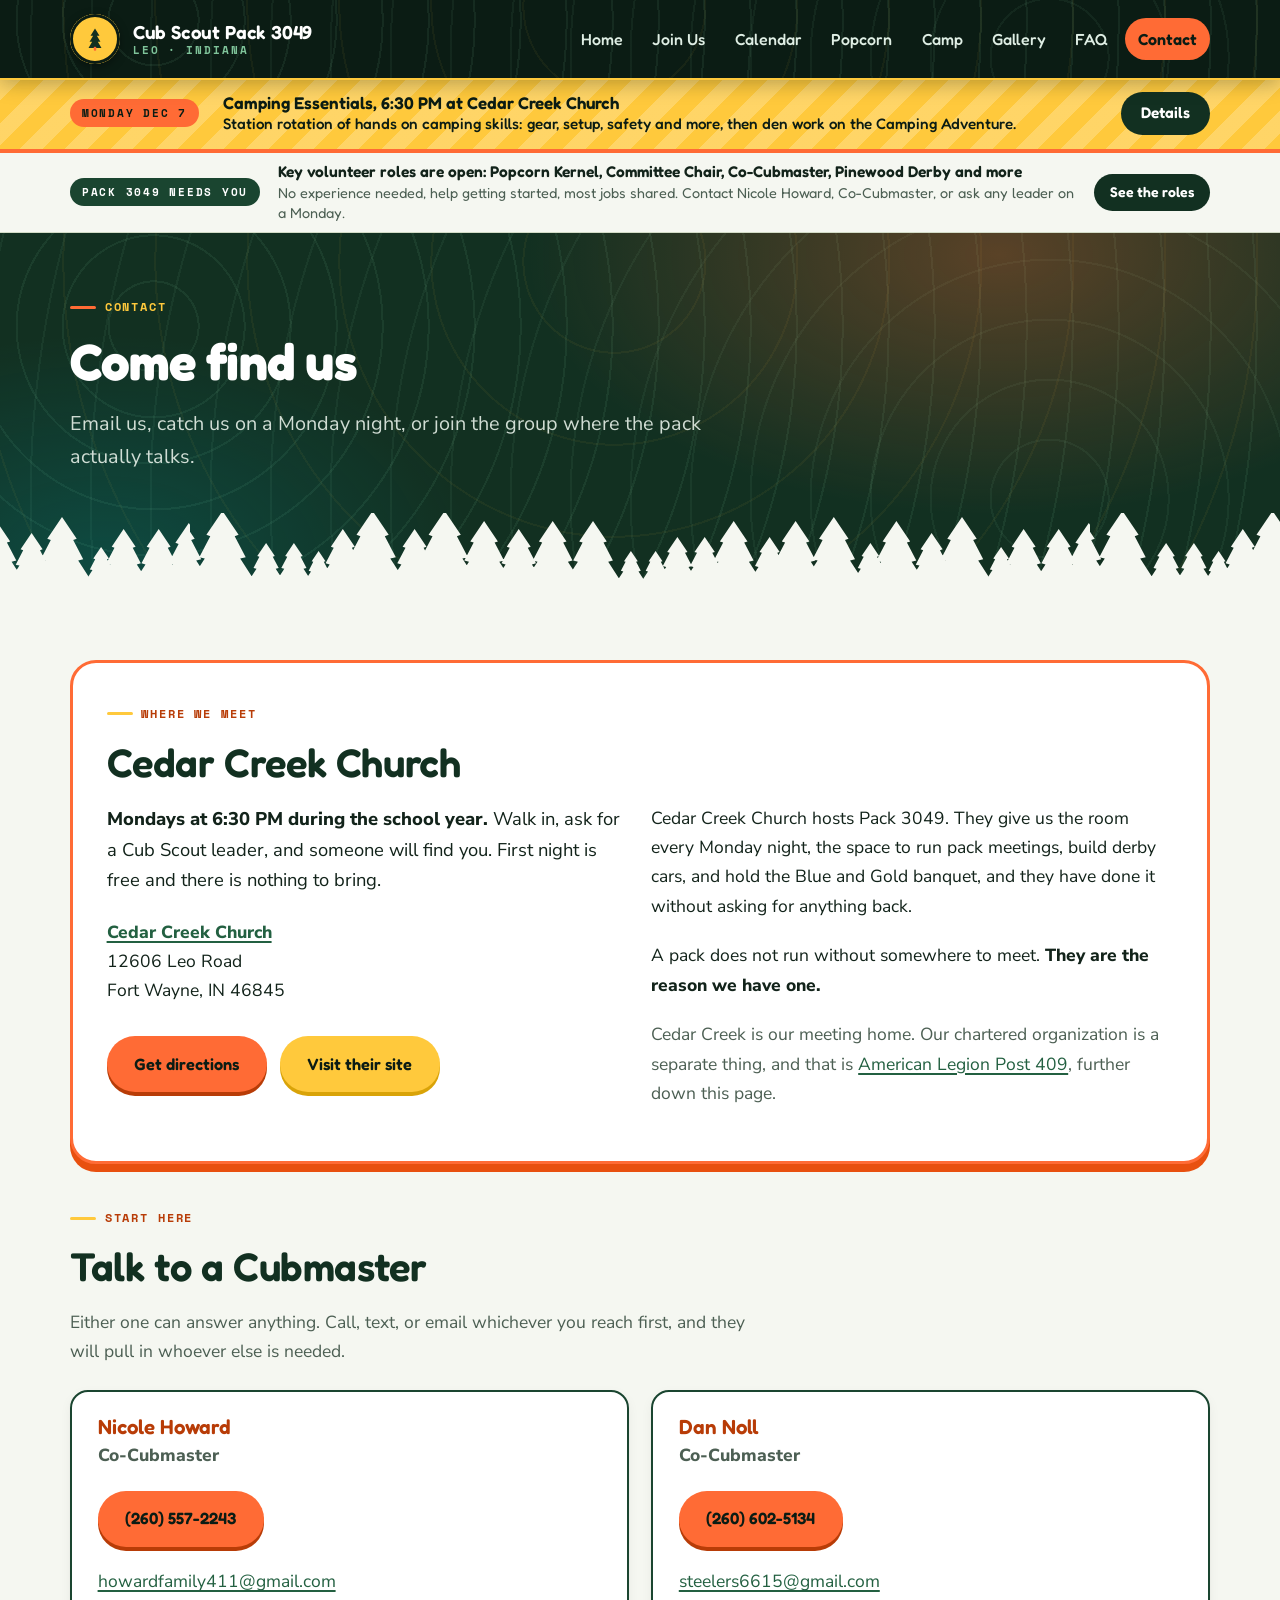
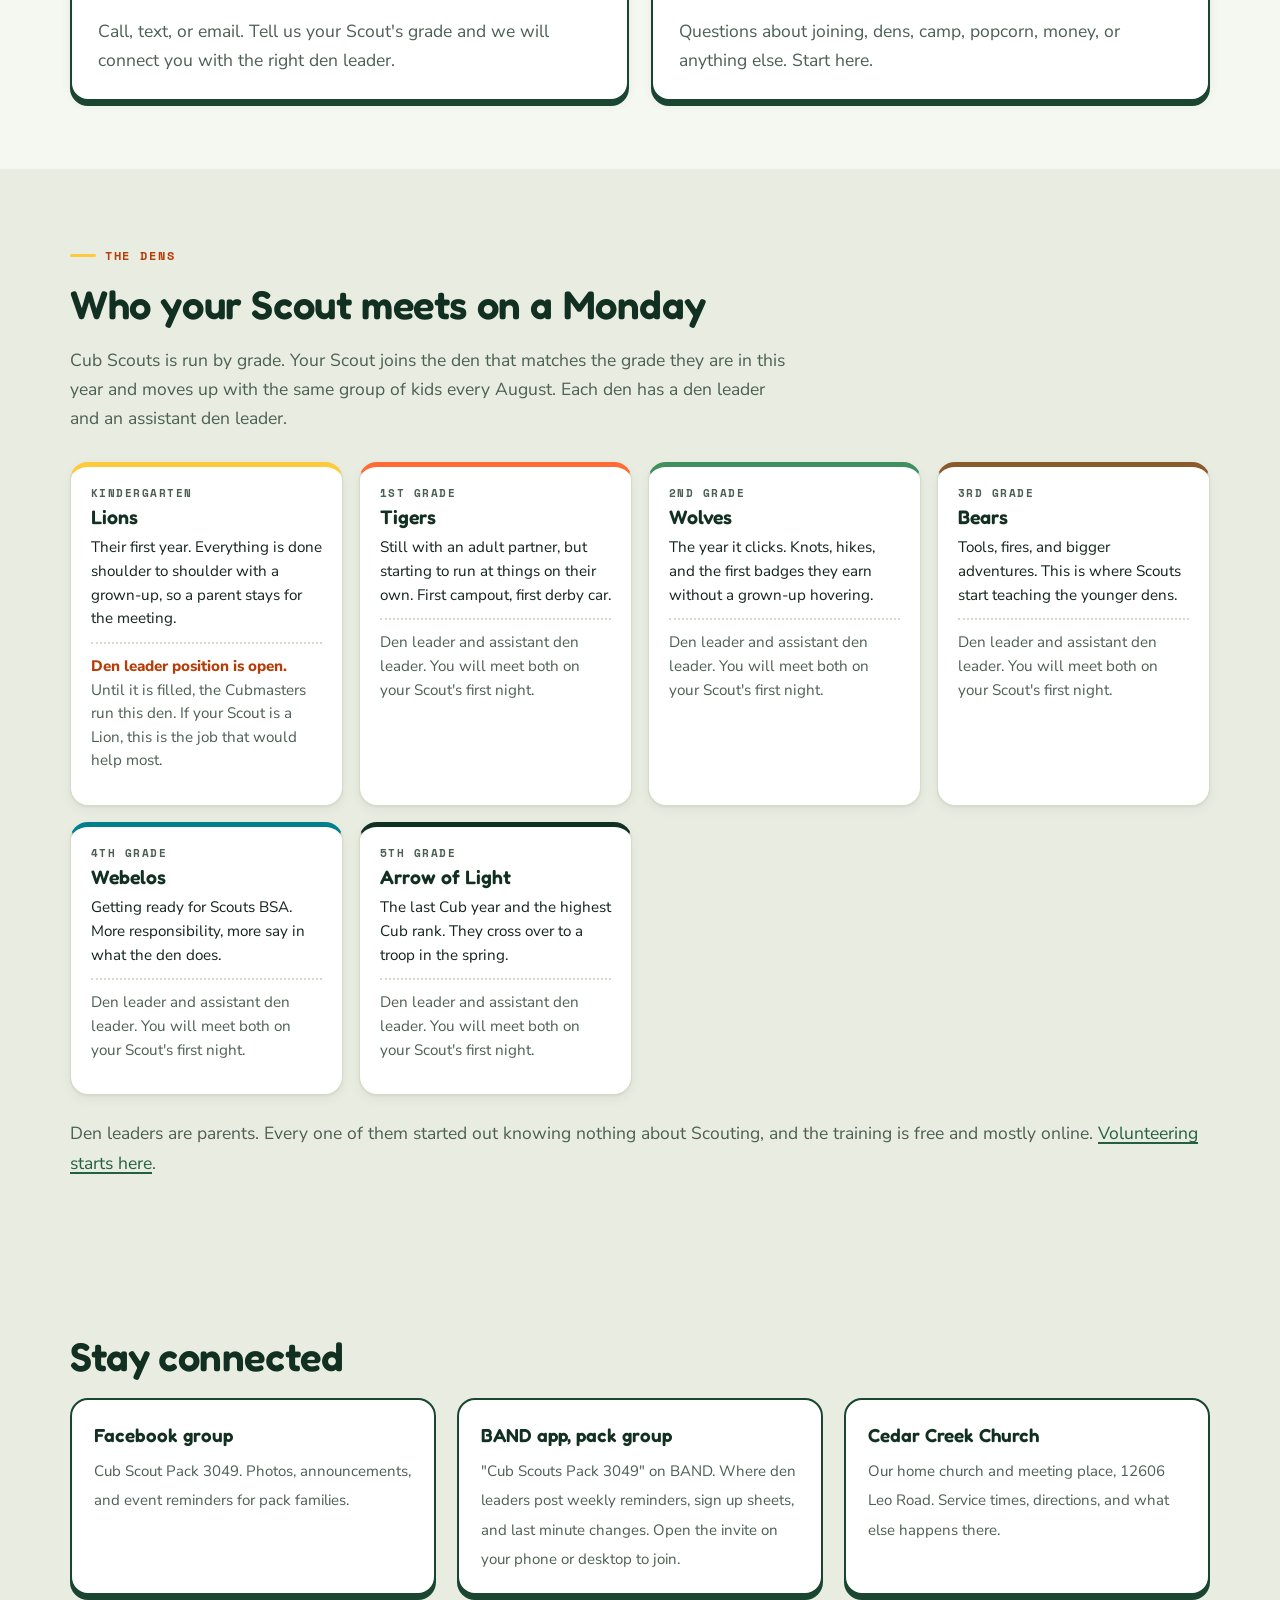
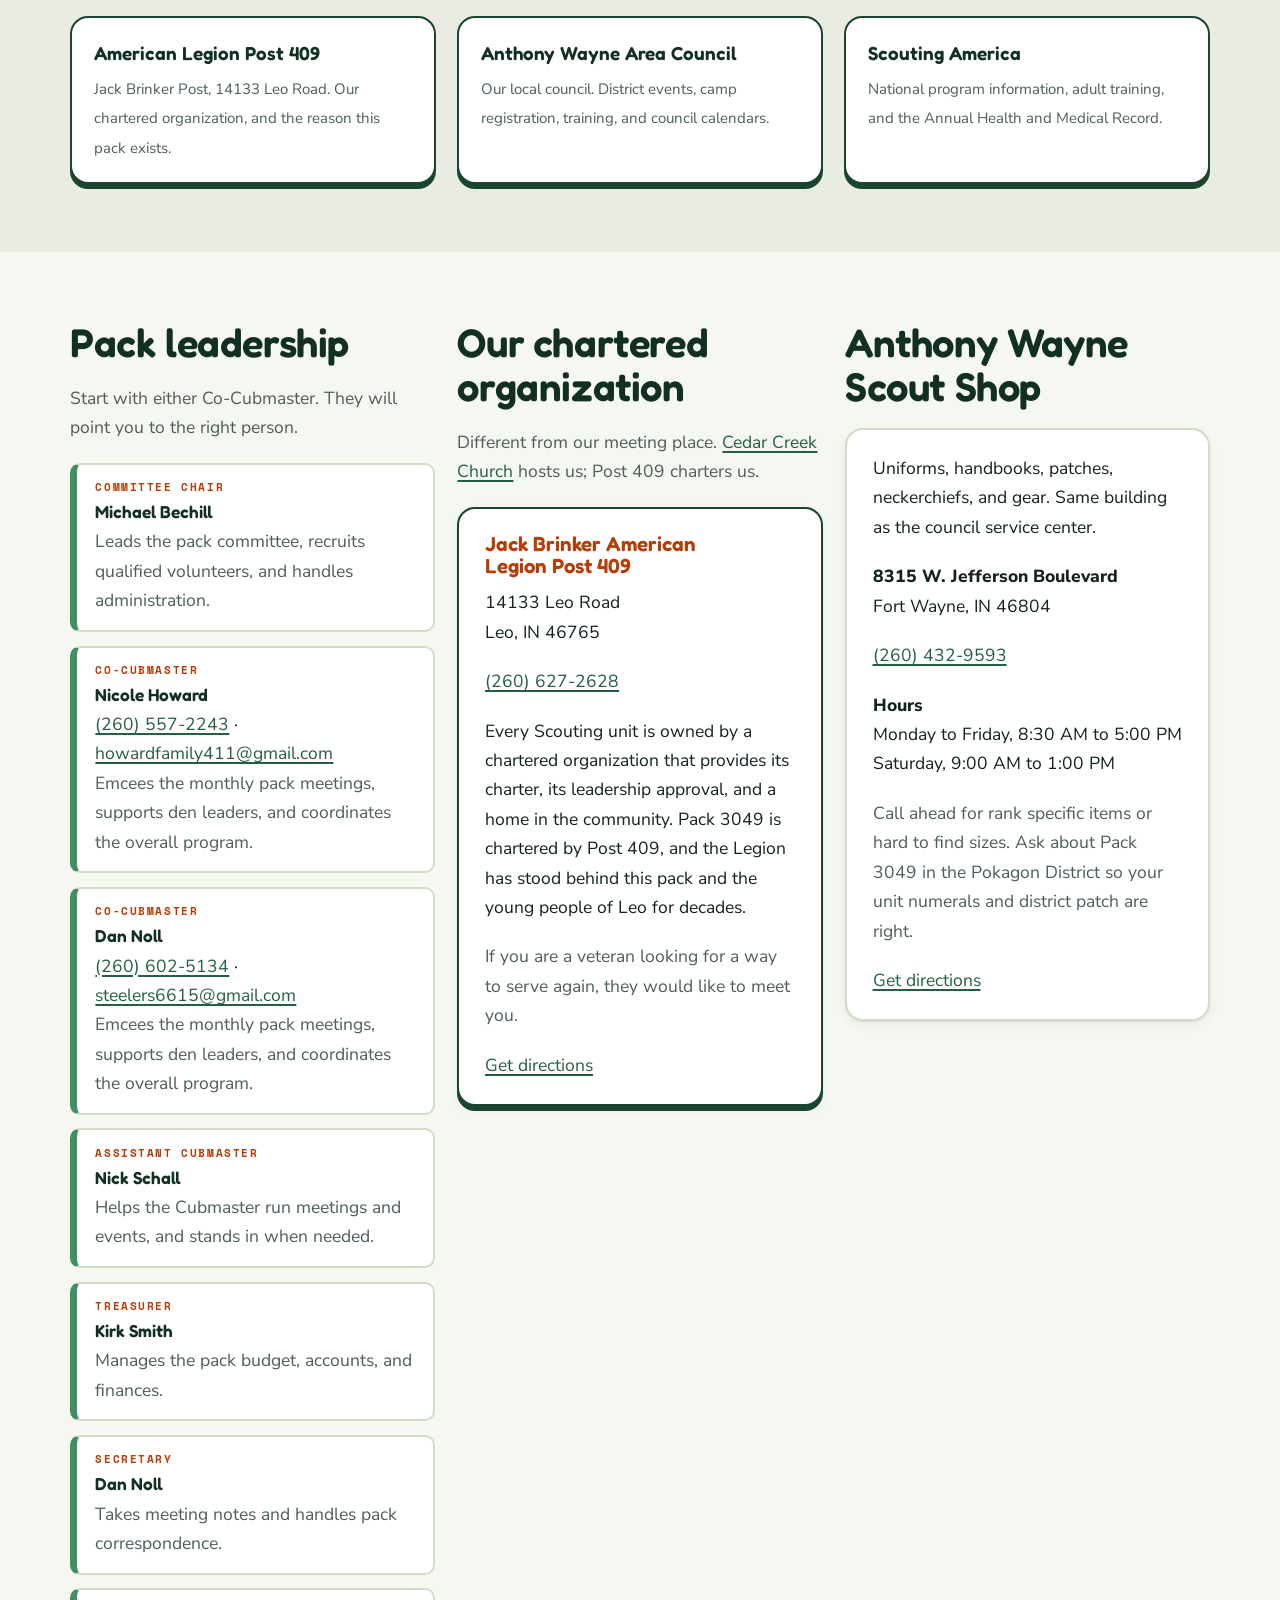
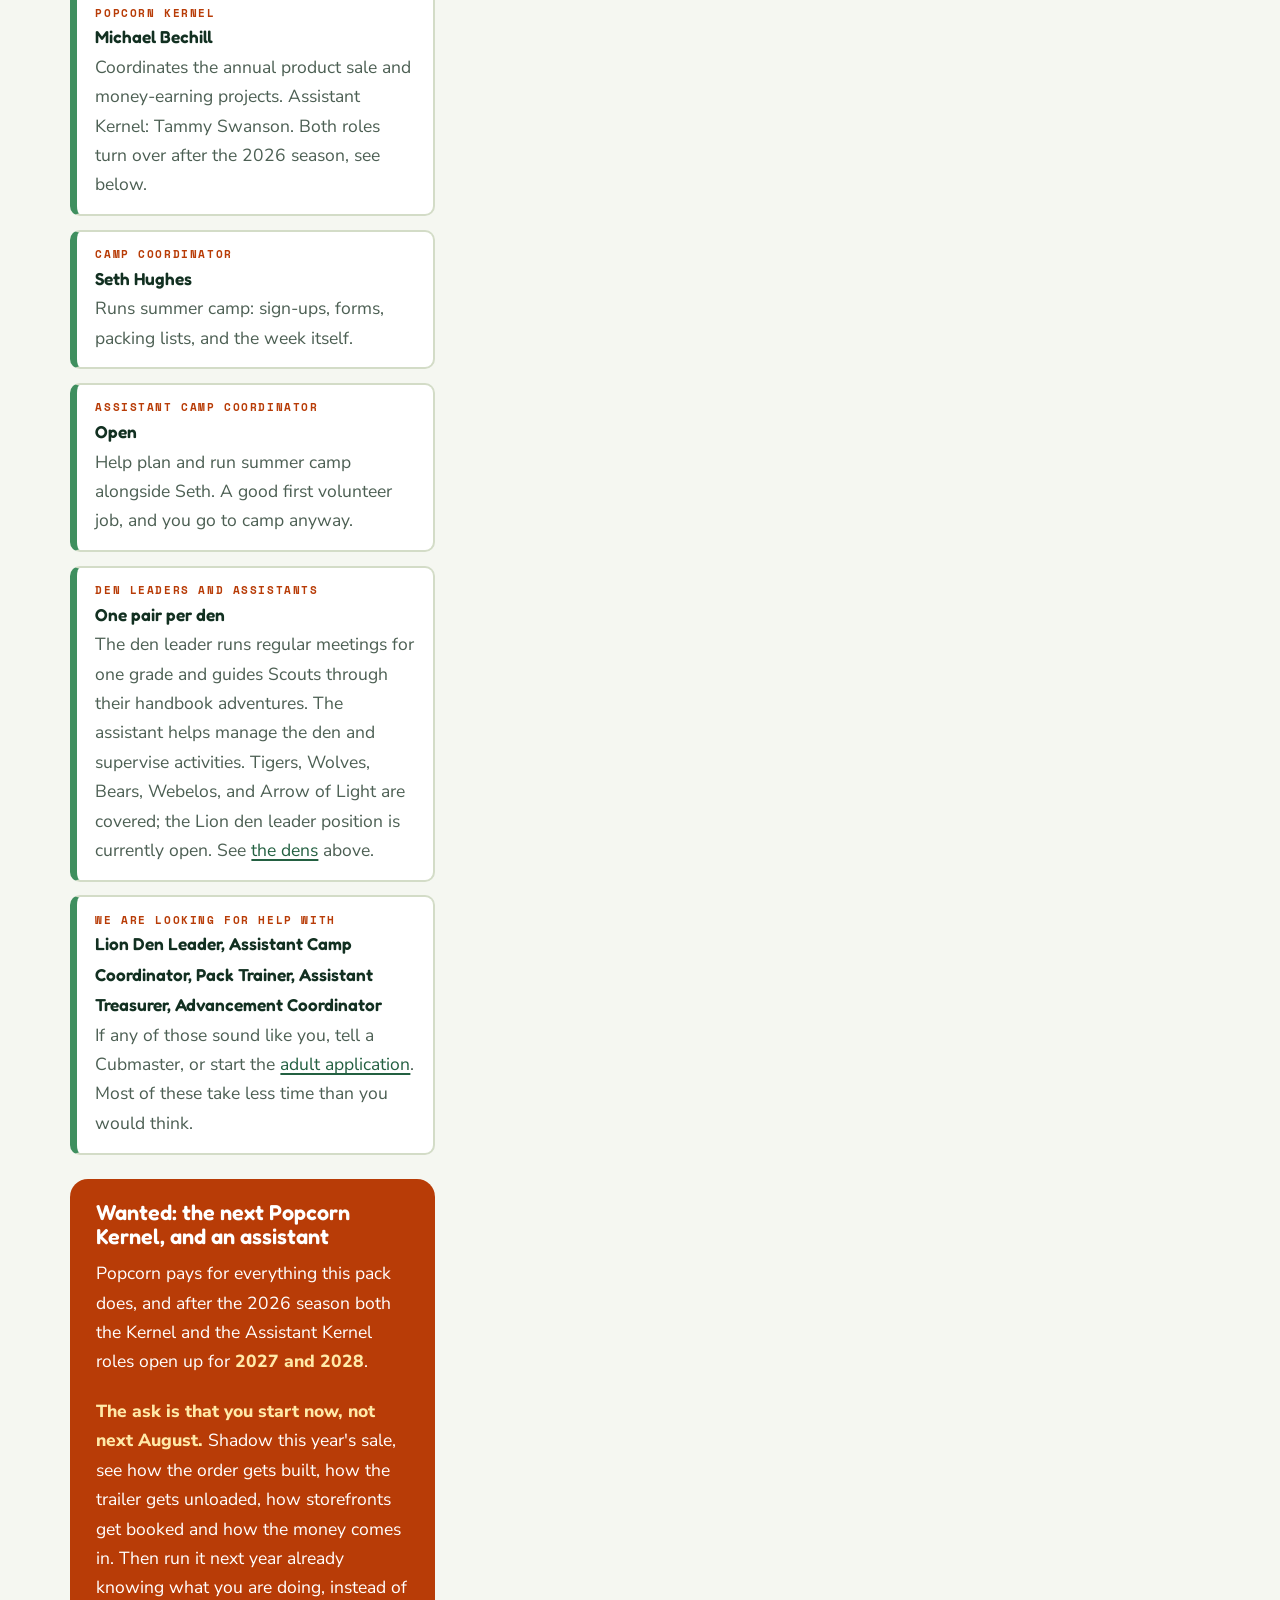
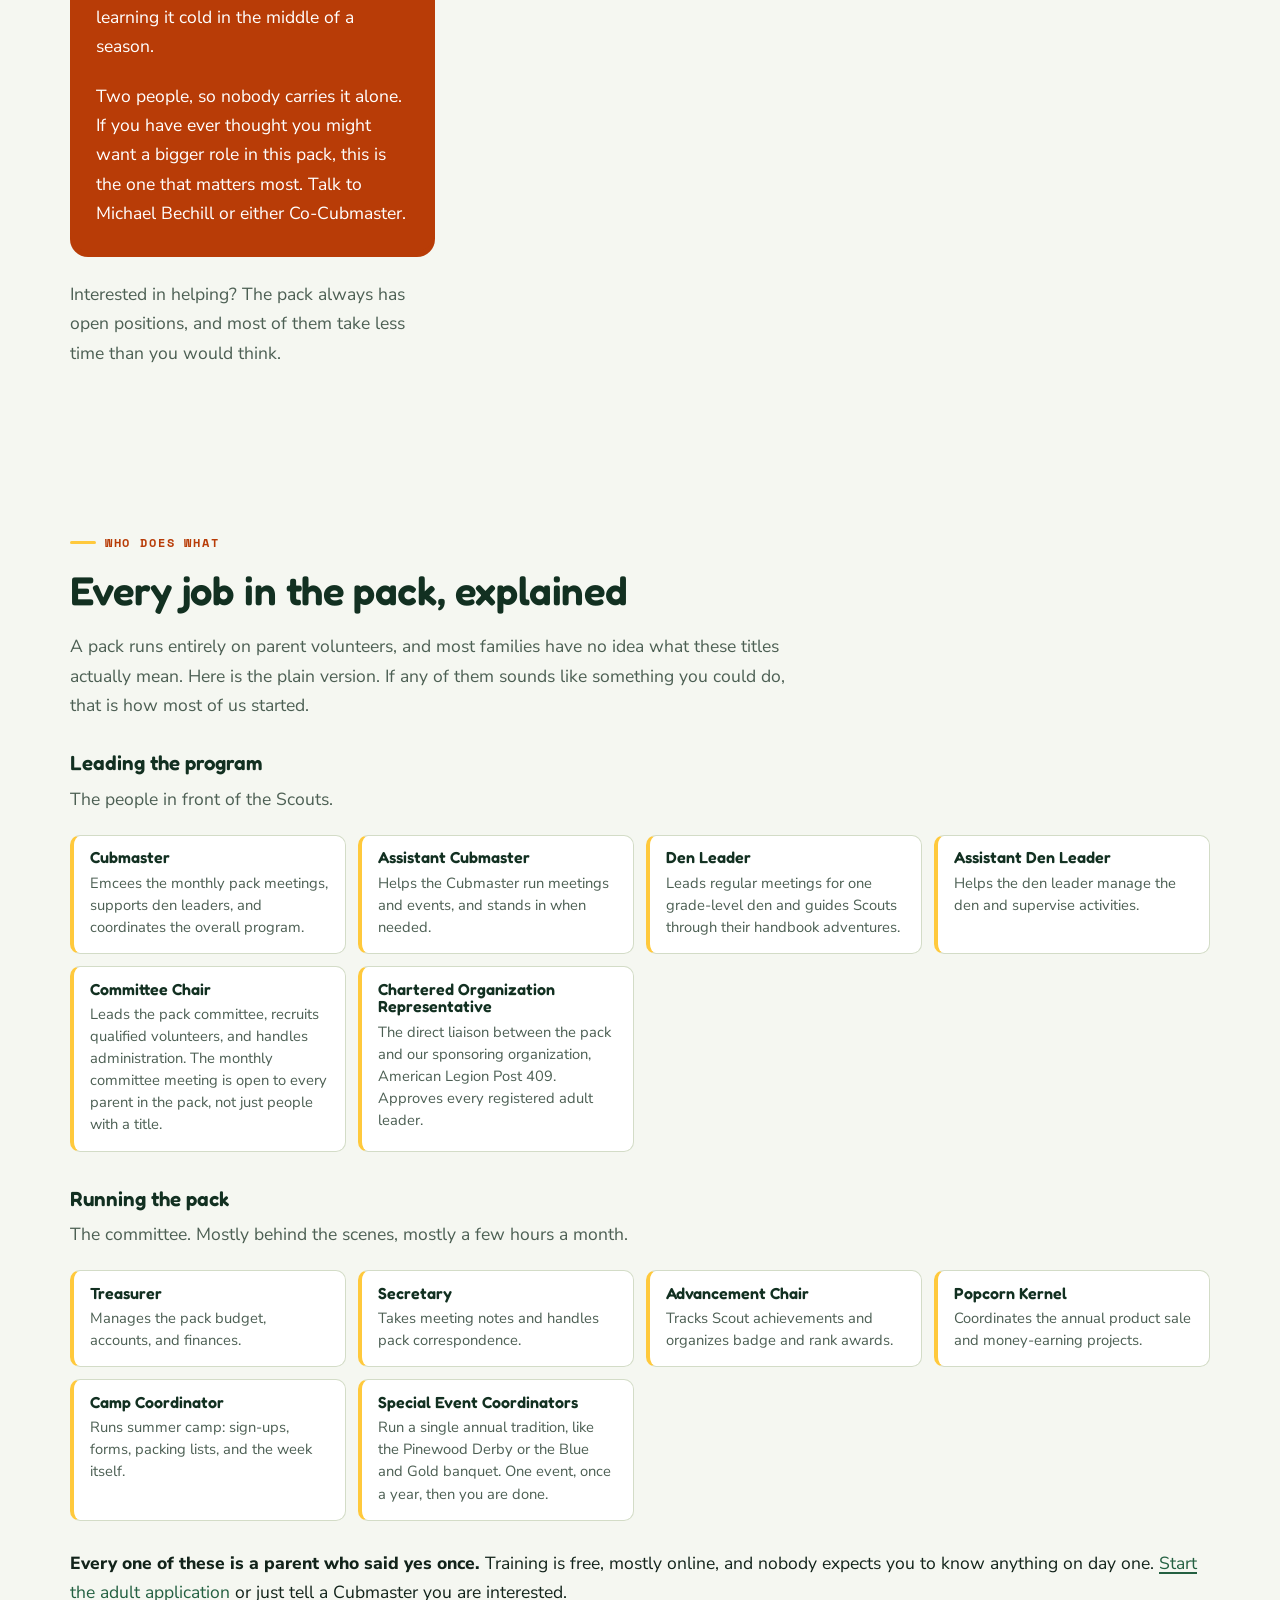
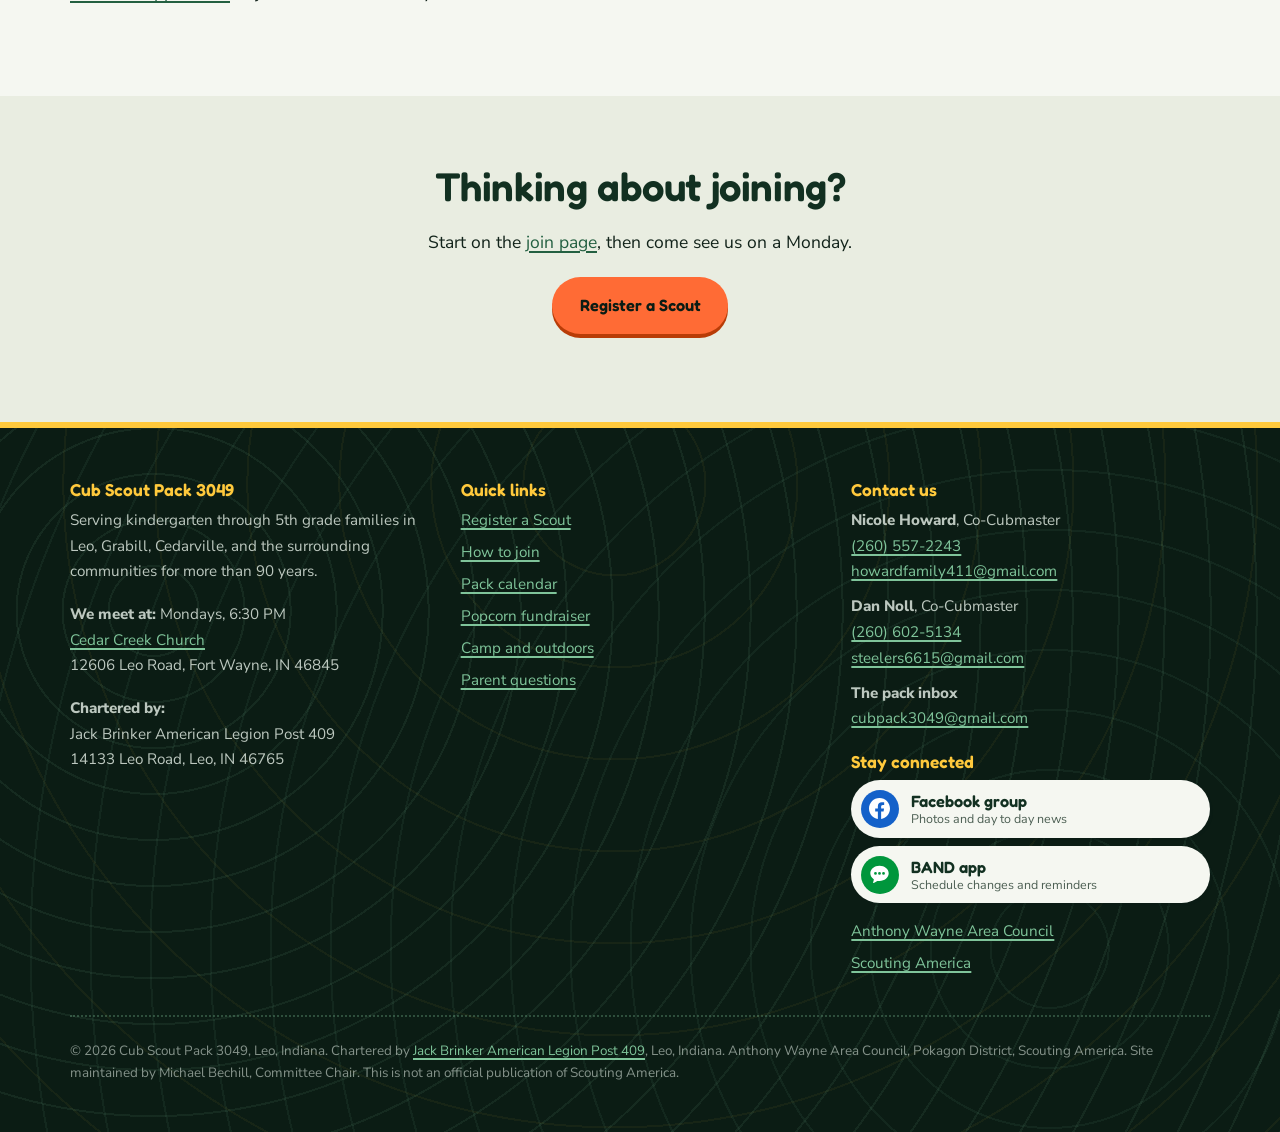
<file: contact.html>
<!DOCTYPE html>
<html lang="en">
<head>
<meta charset="utf-8">
<meta name="viewport" content="width=device-width, initial-scale=1">
<title>Contact | Cub Scout Pack 3049</title>
<meta name="description" content="Get in touch with Cub Scout Pack 3049 in Leo, Indiana. Leadership, meeting location, Facebook group, BAND app, and the Anthony Wayne Scout Shop.">
<meta name="theme-color" content="#123021">
<link rel="preconnect" href="https://fonts.googleapis.com">
<link rel="preconnect" href="https://fonts.gstatic.com" crossorigin>
<link href="https://fonts.googleapis.com/css2?family=Fredoka:wght@500;600;700&family=Nunito+Sans:wght@400;600;700;800&family=Space+Mono:wght@700&display=swap" rel="stylesheet">
<link rel="stylesheet" href="assets/style.css">
<link rel="icon" href="/favicon.ico" sizes="32x32">
<link rel="icon" href="/favicon.svg" type="image/svg+xml">
<link rel="apple-touch-icon" href="/apple-touch-icon.png">
<link rel="manifest" href="/site.webmanifest">
<link rel="canonical" href="https://pack3049.com/contact.html">
<meta property="og:title" content="Contact | Cub Scout Pack 3049">
<meta property="og:description" content="Get in touch with Cub Scout Pack 3049 in Leo, Indiana. Leadership, meeting location, Facebook group, BAND app, and the Anthony Wayne Scout Shop.">
<meta property="og:type" content="website">
<meta property="og:url" content="https://pack3049.com/contact.html">
<meta property="og:site_name" content="Cub Scout Pack 3049">
</head>
<body>
<a class="skip" href="#main">Skip to content</a>

<header class="site-header">
  <div class="wrap">
    <a class="brand" href="index.html">
      <span class="brand__mark" aria-hidden="true">
        <svg viewBox="0 0 32 32" fill="none"><path d="M16 3l5.5 9h-3.2l4.4 7.5h-3.2L24 27H8l4.5-7.5H9.3L13.7 12h-3.2z" fill="#123021"/><rect x="14.5" y="25.5" width="3" height="5" rx="1" fill="#ff6b35"/></svg>
      </span>
      <span class="brand__text">
        <span class="brand__name">Cub Scout Pack 3049</span>
        <span class="brand__sub">Leo &middot; Indiana</span>
      </span>
    </a>
    <button class="nav-toggle" type="button" aria-expanded="false" aria-controls="primary-nav">Menu</button>
    <nav class="nav" id="primary-nav" aria-label="Primary">
      <a href="index.html">Home</a>
      <a href="join.html">Join Us</a>
      <a href="calendar.html">Calendar</a>
      <a href="popcorn.html">Popcorn</a>
      <a href="camp.html">Camp</a>
      <a href="gallery.html">Gallery</a>
      <a href="faq.html">FAQ</a>
      <a href="contact.html" aria-current="page">Contact</a>
    </nav>
  </div>
</header>

<!-- Site wide announcement. It removes itself the day after data-until.
     To change or retire it early, edit BANNER near the top of build.py. -->
<div class="eventbar" data-until="2026-11-09">  <!-- This Monday: Cubservation -->
  <div class="wrap">
    <span class="eventbar__tag">Monday Nov 9</span>
    <p class="eventbar__text">Cubservation with Metea County Park, 6:30 PM at Cedar Creek Church
      <span>Conservation and community service night. Metea runs two sessions, younger dens first, then
      Bears and Webelos. Popcorn swap as usual: bring back what is not selling, take what you need.</span></p>
    <a class="eventbar__cta" href="index.html#meetings">The next six Mondays</a>
  </div>
</div>
<div class="eventbar" data-from="2026-11-10" data-until="2026-11-16">  <!-- This Monday: Flag Respect -->
  <div class="wrap">
    <span class="eventbar__tag">Monday Nov 16</span>
    <p class="eventbar__text">Flag Respect and Etiquette, 6:30 PM. Watch BAND for the location.
      <span>Flag ceremony and flag folding for the first 20 minutes, then den time. Popcorn swap as
      usual, one week left in the sale.</span></p>
    <a class="eventbar__cta" href="index.html#meetings">The next six Mondays</a>
  </div>
</div>
<div class="eventbar" data-from="2026-11-17" data-until="2026-11-22">  <!-- Final popcorn weekend -->
  <div class="wrap">
    <span class="eventbar__tag">Final weekend</span>
    <p class="eventbar__text">Last weekend of the popcorn sale. Let's finish strong!
      <span>Every sale, donation and online order rung in Square by Monday night counts toward your Scout's
      total. A storefront shift, a walk around the block, a few texts to family: every last sale helps.</span></p>
    <a class="eventbar__cta" href="index.html#finish">How to finish strong</a>
  </div>
</div>
<div class="eventbar" data-from="2026-11-23" data-until="2026-11-23">  <!-- Tonight: end of the popcorn sale -->
  <div class="wrap">
    <span class="eventbar__tag">Tonight</span>
    <p class="eventbar__text">Tonight is the end of the popcorn sale. Let's finish strong!
      <span>Every sale, donation and online order rung in Square under your Scout's name by tonight counts.
      One more ask, one more sale. After tonight nothing more can be added.</span></p>
    <a class="eventbar__cta" href="index.html#finish">Finish strong</a>
  </div>
</div>
<div class="eventbar eventbar--quiet" data-from="2026-11-23" data-until="2026-11-23">  <!-- Tonight: pack meeting and popcorn return -->
  <div class="wrap">
    <span class="eventbar__tag">6:30 PM tonight</span>
    <p class="eventbar__text">Pack meeting and popcorn return night at Cedar Creek Church
      <span>Bring back all unsold popcorn. $58,784 and 2,439 containers sold so far: thank you for every door,
      every shift and every sale.</span></p>
    <a class="eventbar__cta" href="index.html#meetings">Tonight's meeting</a>
  </div>
</div>
<div class="eventbar eventbar--quiet" data-from="2026-11-17" data-until="2026-11-22">  <!-- Monday is turn-in night -->
  <div class="wrap">
    <span class="eventbar__tag">Monday Nov 23</span>
    <p class="eventbar__text">Pack meeting and popcorn return night, 6:30 PM at Cedar Creek Church
      <span>Monarch Butterfly Conservation and the first word on the Pinewood Derby. Bring back all unsold popcorn.
      Hold your settling up check until the final packet arrives after the audit.</span></p>
    <a class="eventbar__cta" href="index.html#meetings">The next few Mondays</a>
  </div>
</div>
<div class="eventbar eventbar--quiet" data-from="2026-11-24" data-until="2026-12-01">  <!-- Thanksgiving break -->
  <div class="wrap">
    <span class="eventbar__tag">Settling up</span>
    <p class="eventbar__text">Popcorn checks due Tuesday, December 1. No Cub Scouts Monday November 30.
      <span>Wait for the final packet with your family's number, then one check to "Pack 3049." Next meeting is
      Camping Essentials on December 7.</span></p>
    <a class="eventbar__cta" href="index.html#settle">Settling up</a>
  </div>
</div>
<div class="eventbar" data-from="2026-12-02" data-until="2026-12-07">  <!-- This Monday: Camping Essentials -->
  <div class="wrap">
    <span class="eventbar__tag">Monday Dec 7</span>
    <p class="eventbar__text">Camping Essentials, 6:30 PM at Cedar Creek Church
      <span>Station rotation of hands on camping skills: gear, setup, safety and more, then den work
      on the Camping Adventure.</span></p>
    <a class="eventbar__cta" href="index.html#meetings">Details</a>
  </div>
</div>
<div class="eventbar" data-from="2026-12-08" data-until="2026-12-14">  <!-- This Monday: AOL crossover -->
  <div class="wrap">
    <span class="eventbar__tag">Monday Dec 14</span>
    <p class="eventbar__text">Pack meeting: Arrow of Light crossover and awards, 6:30 PM
      <span>Our oldest Scouts cross over to Scouts BSA and the fall's awards are handed out. Bring the
      whole family and a camera.</span></p>
    <a class="eventbar__cta" href="index.html#meetings">Details</a>
  </div>
</div>
<div class="eventbar eventbar--quiet" data-from="2026-11-24" data-until="2026-12-31">  <!-- Volunteer roles, back after the popcorn sale -->
  <div class="wrap">
    <span class="eventbar__tag">Pack 3049 needs you</span>
    <p class="eventbar__text">Key volunteer roles are open: Popcorn Kernel, Committee Chair, Co-Cubmaster, Pinewood Derby and more
      <span>No experience needed, help getting started, most jobs shared. Contact Nicole Howard,
      Co-Cubmaster, or ask any leader on a Monday.</span></p>
    <a class="eventbar__cta" href="index.html#volunteer">See the roles</a>
  </div>
</div>

<main id="main">

<section class="hero hero--page">
  <div class="wrap">
    <span class="eyebrow">Contact</span>
    <h1>Come find us</h1>
    <p class="lede">Email us, catch us on a Monday night, or join the group where the pack actually talks.</p>
  </div>
</section>

<section class="section">
  <div class="wrap">
    <div class="bigevent" id="home-church" style="margin-bottom:2.25rem">
      <span class="eyebrow">Where we meet</span>
      <h2>Cedar Creek Church</h2>
      <div class="grid grid--2" style="align-items:start">
        <div>
          <p style="font-size:1.15rem"><strong>Mondays at 6:30 PM during the school year.</strong>
             Walk in, ask for a Cub Scout leader, and someone will find you. First night is free and
             there is nothing to bring.</p>
          <p><strong><a href="https://cedarcreekchurch.com">Cedar Creek Church</a></strong><br>
             12606 Leo Road<br>Fort Wayne, IN 46845</p>
          <div class="btn-row">
            <a class="btn btn--primary" href="https://maps.google.com/?q=12606+Leo+Rd,+Fort+Wayne,+IN+46845">Get directions</a>
            <a class="btn btn--solid" href="https://cedarcreekchurch.com">Visit their site</a>
          </div>
        </div>
        <div>
          <p>Cedar Creek Church hosts Pack 3049. They give us the room every Monday night, the space to
             run pack meetings, build derby cars, and hold the Blue and Gold banquet, and they have done
             it without asking for anything back.</p>
          <p>A pack does not run without somewhere to meet. <strong>They are the reason we have one.</strong></p>
          <p class="muted">Cedar Creek is our meeting home. Our chartered organization is a separate
             thing, and that is <a href="#charter">American Legion Post 409</a>, further down this page.</p>
        </div>
      </div>
    </div>

    <span class="eyebrow">Start here</span>
    <h2>Talk to a Cubmaster</h2>
    <p class="muted" style="max-width:64ch">Either one can answer anything. Call, text, or email whichever
       you reach first, and they will pull in whoever else is needed.</p>
    <div class="grid grid--2" style="margin-top:1.5rem">
      <div class="card card--accent">
        <h3>Nicole Howard</h3>
        <p class="muted" style="margin-top:-.5rem"><strong>Co-Cubmaster</strong></p>
        <p><a class="btn btn--primary" href="tel:+12605572243">(260) 557-2243</a></p>
        <p><a href="mailto:howardfamily411@gmail.com">howardfamily411@gmail.com</a></p>
        <p class="muted">Call, text, or email. Tell us your Scout's grade and we will connect you with the right den leader.</p>
      </div>
      <div class="card card--accent">
        <h3>Dan Noll</h3>
        <p class="muted" style="margin-top:-.5rem"><strong>Co-Cubmaster</strong></p>
        <p><a class="btn btn--primary" href="tel:+12606025134">(260) 602-5134</a></p>
        <p><a href="mailto:steelers6615@gmail.com">steelers6615@gmail.com</a></p>
        <p class="muted">Questions about joining, dens, camp, popcorn, money, or anything else. Start here.</p>
      </div>
    </div>
  </div>
</section>

<section class="section section--tint" id="dens">
  <div class="wrap">
    <span class="eyebrow">The dens</span>
    <h2>Who your Scout meets on a Monday</h2>
    <p class="muted" style="max-width:66ch">Cub Scouts is run by grade. Your Scout joins the den that matches
       the grade they are in this year and moves up with the same group of kids every August. Each den has a
       den leader and an assistant den leader.</p>
    <div class="dens">
      <div class="den" style="--den:#ffc93c">
        <span class="den__grade">Kindergarten</span>
        <h3>Lions</h3>
        <p>Their first year. Everything is done shoulder to shoulder with a grown-up, so a parent stays for the meeting.</p>
<p class="den__lead"><strong>Den leader position is open.</strong> Until it is filled, the Cubmasters run this den. If your Scout is a Lion, this is the job that would help most.</p>
      </div>
      <div class="den" style="--den:#ff6b35">
        <span class="den__grade">1st grade</span>
        <h3>Tigers</h3>
        <p>Still with an adult partner, but starting to run at things on their own. First campout, first derby car.</p>
<p class="den__lead">Den leader and assistant den leader. You will meet both on your Scout's first night.</p>
      </div>
      <div class="den" style="--den:#3f8f5f">
        <span class="den__grade">2nd grade</span>
        <h3>Wolves</h3>
        <p>The year it clicks. Knots, hikes, and the first badges they earn without a grown-up hovering.</p>
<p class="den__lead">Den leader and assistant den leader. You will meet both on your Scout's first night.</p>
      </div>
      <div class="den" style="--den:#8a5a2b">
        <span class="den__grade">3rd grade</span>
        <h3>Bears</h3>
        <p>Tools, fires, and bigger adventures. This is where Scouts start teaching the younger dens.</p>
<p class="den__lead">Den leader and assistant den leader. You will meet both on your Scout's first night.</p>
      </div>
      <div class="den" style="--den:#00808c">
        <span class="den__grade">4th grade</span>
        <h3>Webelos</h3>
        <p>Getting ready for Scouts BSA. More responsibility, more say in what the den does.</p>
<p class="den__lead">Den leader and assistant den leader. You will meet both on your Scout's first night.</p>
      </div>
      <div class="den" style="--den:#123021">
        <span class="den__grade">5th grade</span>
        <h3>Arrow of Light</h3>
        <p>The last Cub year and the highest Cub rank. They cross over to a troop in the spring.</p>
<p class="den__lead">Den leader and assistant den leader. You will meet both on your Scout's first night.</p>
      </div>
    </div>
    <p class="muted" style="margin-top:1.5rem">Den leaders are parents. Every one of them started out
       knowing nothing about Scouting, and the training is free and mostly online.
       <a href="register.html#adult">Volunteering starts here</a>.</p>
  </div>
</section>

<section class="section section--tint">
  <div class="wrap">
    <h2>Stay connected</h2>
    <div class="link-tiles">
      <a class="link-tile" href="https://www.facebook.com/groups/784285322261671">
        <strong>Facebook group</strong>
        <span>Cub Scout Pack 3049. Photos, announcements, and event reminders for pack families.</span>
      </a>
      <a class="link-tile" href="https://band.us/n/a8a0b4Jfwc2b5">
        <strong>BAND app, pack group</strong>
        <span>"Cub Scouts Pack 3049" on BAND. Where den leaders post weekly reminders, sign up sheets, and last minute changes. Open the invite on your phone or desktop to join.</span>
      </a>
      <a class="link-tile" href="https://cedarcreekchurch.com">
        <strong>Cedar Creek Church</strong>
        <span>Our home church and meeting place, 12606 Leo Road. Service times, directions, and what else happens there.</span>
      </a>
      <a class="link-tile" href="https://maps.google.com/?q=14133+Leo+Rd,+Leo,+IN+46765">
        <strong>American Legion Post 409</strong>
        <span>Jack Brinker Post, 14133 Leo Road. Our chartered organization, and the reason this pack exists.</span>
      </a>
      <a class="link-tile" href="https://www.awac.org/">
        <strong>Anthony Wayne Area Council</strong>
        <span>Our local council. District events, camp registration, training, and council calendars.</span>
      </a>
      <a class="link-tile" href="https://www.scouting.org/">
        <strong>Scouting America</strong>
        <span>National program information, adult training, and the Annual Health and Medical Record.</span>
      </a>
    </div>
  </div>
</section>

<section class="section">
  <div class="wrap">
    <div class="grid grid--2">
      <div>
        <h2>Pack leadership</h2>
        <p class="muted">Start with either Co-Cubmaster. They will point you to the right person.</p>
        <ul class="leader-list">
          <li><span class="role">Committee Chair</span><span class="name">Michael Bechill</span><br>
            <span class="muted">Leads the pack committee, recruits qualified volunteers, and handles administration.</span></li>
          <li><span class="role">Co-Cubmaster</span><span class="name">Nicole Howard</span><br>
            <a href="tel:+12605572243">(260) 557-2243</a> &middot; <a href="mailto:howardfamily411@gmail.com">howardfamily411@gmail.com</a><br>
            <span class="muted">Emcees the monthly pack meetings, supports den leaders, and coordinates the overall program.</span></li>
          <li><span class="role">Co-Cubmaster</span><span class="name">Dan Noll</span><br>
            <a href="tel:+12606025134">(260) 602-5134</a> &middot; <a href="mailto:steelers6615@gmail.com">steelers6615@gmail.com</a><br>
            <span class="muted">Emcees the monthly pack meetings, supports den leaders, and coordinates the overall program.</span></li>
          <li><span class="role">Assistant Cubmaster</span><span class="name">Nick Schall</span><br>
            <span class="muted">Helps the Cubmaster run meetings and events, and stands in when needed.</span></li>
          <li><span class="role">Treasurer</span><span class="name">Kirk Smith</span><br>
            <span class="muted">Manages the pack budget, accounts, and finances.</span></li>
          <li><span class="role">Secretary</span><span class="name">Dan Noll</span><br>
            <span class="muted">Takes meeting notes and handles pack correspondence.</span></li>
          <li><span class="role">Popcorn Kernel</span><span class="name">Michael Bechill</span><br>
            <span class="muted">Coordinates the annual product sale and money-earning projects.
            Assistant Kernel: Tammy Swanson. Both roles turn over after the 2026 season, see below.</span></li>
          <li><span class="role">Camp Coordinator</span><span class="name">Seth Hughes</span><br>
            <span class="muted">Runs summer camp: sign-ups, forms, packing lists, and the week itself.</span></li>
          <li><span class="role">Assistant Camp Coordinator</span><span class="name">Open</span><br>
            <span class="muted">Help plan and run summer camp alongside Seth. A good first volunteer job, and you go to camp anyway.</span></li>
          <li><span class="role">Den Leaders and Assistants</span><span class="name">One pair per den</span><br>
            <span class="muted">The den leader runs regular meetings for one grade and guides Scouts through their
            handbook adventures. The assistant helps manage the den and supervise activities. Tigers, Wolves,
            Bears, Webelos, and Arrow of Light are covered; the Lion den leader position is currently open.
            See <a href="#dens">the dens</a> above.</span></li>
          <li><span class="role">We are looking for help with</span><span class="name">Lion Den Leader, Assistant Camp Coordinator, Pack Trainer, Assistant Treasurer, Advancement Coordinator</span><br>
            <span class="muted">If any of those sound like you, tell a Cubmaster, or start the <a href="register.html#adult">adult application</a>. Most of these take less time than you would think.</span></li>
        </ul>
        <div class="alert" style="margin-top:1.5rem">
          <h3>Wanted: the next Popcorn Kernel, and an assistant</h3>
          <p>Popcorn pays for everything this pack does, and after the 2026 season both the Kernel and the
             Assistant Kernel roles open up for <strong>2027 and 2028</strong>.</p>
          <p><strong>The ask is that you start now, not next August.</strong> Shadow this year's sale, see how
             the order gets built, how the trailer gets unloaded, how storefronts get booked and how the money
             comes in. Then run it next year already knowing what you are doing, instead of learning it cold
             in the middle of a season.</p>
          <p>Two people, so nobody carries it alone. If you have ever thought you might want a bigger role in
             this pack, this is the one that matters most. Talk to Michael Bechill or either Co-Cubmaster.</p>
        </div>
        <p class="muted" style="margin-top:1rem">Interested in helping? The pack always has open positions, and most of them take less time than you would think.</p>
      </div>
      <div>
        <h2 id="charter">Our chartered organization</h2>
        <p class="muted">Different from our meeting place. <a href="#home-church">Cedar Creek Church</a> hosts us; Post 409 charters us.</p>
        <div class="card card--accent">
          <h3>Jack Brinker American Legion Post 409</h3>
          <p>14133 Leo Road<br>Leo, IN 46765</p>
          <p><a href="tel:+12606272628">(260) 627-2628</a></p>
          <p>Every Scouting unit is owned by a chartered organization that provides its charter, its leadership approval, and a home in the community. Pack 3049 is chartered by Post 409, and the Legion has stood behind this pack and the young people of Leo for decades.</p>
          <p class="muted">If you are a veteran looking for a way to serve again, they would like to meet you.</p>
          <p><a href="https://maps.google.com/?q=14133+Leo+Rd,+Leo,+IN+46765">Get directions</a></p>
        </div>
      </div>

      <div>
        <h2>Anthony Wayne Scout Shop</h2>
        <div class="card">
          <p>Uniforms, handbooks, patches, neckerchiefs, and gear. Same building as the council service center.</p>
          <p><strong>8315 W. Jefferson Boulevard</strong><br>Fort Wayne, IN 46804</p>
          <p><a href="tel:+12604329593">(260) 432-9593</a></p>
          <p><strong>Hours</strong><br>
          Monday to Friday, 8:30 AM to 5:00 PM<br>
          Saturday, 9:00 AM to 1:00 PM</p>
          <p class="muted">Call ahead for rank specific items or hard to find sizes. Ask about Pack 3049 in the Pokagon District so your unit numerals and district patch are right.</p>
          <p><a href="https://maps.google.com/?q=8315+W+Jefferson+Blvd,+Fort+Wayne,+IN+46804">Get directions</a></p>
        </div>
      </div>
    </div>
  </div>
</section>

<section class="section">
  <div class="wrap">
    <span class="eyebrow">Who does what</span>
    <h2>Every job in the pack, explained</h2>
    <p class="muted" style="max-width:68ch">A pack runs entirely on parent volunteers, and most families have
       no idea what these titles actually mean. Here is the plain version. If any of them sounds like something
       you could do, that is how most of us started.</p>

    <h3 style="margin-top:2rem">Leading the program</h3>
    <p class="muted">The people in front of the Scouts.</p>
    <div class="role-defs">
        <div class="role-def"><h4>Cubmaster</h4><p>Emcees the monthly pack meetings, supports den leaders, and coordinates the overall program.</p></div>
        <div class="role-def"><h4>Assistant Cubmaster</h4><p>Helps the Cubmaster run meetings and events, and stands in when needed.</p></div>
        <div class="role-def"><h4>Den Leader</h4><p>Leads regular meetings for one grade-level den and guides Scouts through their handbook adventures.</p></div>
        <div class="role-def"><h4>Assistant Den Leader</h4><p>Helps the den leader manage the den and supervise activities.</p></div>
        <div class="role-def"><h4>Committee Chair</h4><p>Leads the pack committee, recruits qualified volunteers, and handles administration. The monthly committee meeting is open to every parent in the pack, not just people with a title.</p></div>
        <div class="role-def"><h4>Chartered Organization Representative</h4><p>The direct liaison between the pack and our sponsoring organization, American Legion Post 409. Approves every registered adult leader.</p></div>
    </div>

    <h3 style="margin-top:2.25rem">Running the pack</h3>
    <p class="muted">The committee. Mostly behind the scenes, mostly a few hours a month.</p>
    <div class="role-defs">
        <div class="role-def"><h4>Treasurer</h4><p>Manages the pack budget, accounts, and finances.</p></div>
        <div class="role-def"><h4>Secretary</h4><p>Takes meeting notes and handles pack correspondence.</p></div>
        <div class="role-def"><h4>Advancement Chair</h4><p>Tracks Scout achievements and organizes badge and rank awards.</p></div>
        <div class="role-def"><h4>Popcorn Kernel</h4><p>Coordinates the annual product sale and money-earning projects.</p></div>
        <div class="role-def"><h4>Camp Coordinator</h4><p>Runs summer camp: sign-ups, forms, packing lists, and the week itself.</p></div>
        <div class="role-def"><h4>Special Event Coordinators</h4><p>Run a single annual tradition, like the Pinewood Derby or the Blue and Gold banquet. One event, once a year, then you are done.</p></div>
    </div>

    <p style="margin-top:1.75rem"><strong>Every one of these is a parent who said yes once.</strong>
       Training is free, mostly online, and nobody expects you to know anything on day one.
       <a href="register.html#adult">Start the adult application</a> or just tell a Cubmaster you are interested.</p>
  </div>
</section>

<section class="section section--tint">
  <div class="narrow center">
    <h2>Thinking about joining?</h2>
    <p>Start on the <a href="join.html">join page</a>, then come see us on a Monday.</p>
    <p><a class="btn btn--primary" href="register.html">Register a Scout</a></p>
  </div>
</section>

</main>

<footer class="site-footer">
  <div class="wrap">
    <div class="grid grid--3">
      <div>
        <h4>Cub Scout Pack 3049</h4>
        <p>Serving kindergarten through 5th grade families in Leo, Grabill, Cedarville, and the surrounding communities for more than 90 years.</p>
        <p><strong>We meet at:</strong> Mondays, 6:30 PM<br>
        <a href="https://cedarcreekchurch.com">Cedar Creek Church</a><br>
        12606 Leo Road, Fort Wayne, IN 46845</p>
        <p><strong>Chartered by:</strong><br>
        Jack Brinker American Legion Post 409<br>
        14133 Leo Road, Leo, IN 46765</p>
      </div>
      <div>
        <h4>Quick links</h4>
        <ul>
          <li><a href="register.html">Register a Scout</a></li>
          <li><a href="join.html">How to join</a></li>
          <li><a href="calendar.html">Pack calendar</a></li>
          <li><a href="popcorn.html">Popcorn fundraiser</a></li>
          <li><a href="camp.html">Camp and outdoors</a></li>
          <li><a href="faq.html">Parent questions</a></li>
        </ul>
      </div>
      <div>
        <h4>Contact us</h4>
        <ul>
          <li><strong>Nicole Howard</strong>, Co-Cubmaster<br>
            <a href="tel:+12605572243">(260) 557-2243</a><br>
            <a href="mailto:howardfamily411@gmail.com">howardfamily411@gmail.com</a></li>
          <li style="margin-top:.6rem"><strong>Dan Noll</strong>, Co-Cubmaster<br>
            <a href="tel:+12606025134">(260) 602-5134</a><br>
            <a href="mailto:steelers6615@gmail.com">steelers6615@gmail.com</a></li>
          <li style="margin-top:.6rem"><strong>The pack inbox</strong><br>
            <a href="mailto:cubpack3049@gmail.com">cubpack3049@gmail.com</a></li>
        </ul>
        <h4 style="margin-top:1.25rem">Stay connected</h4>
        <div class="fsocial">
          <a class="fbtn" href="https://www.facebook.com/groups/784285322261671">
            <span class="fbtn__icon fbtn__icon--fb" aria-hidden="true">
              <svg viewBox="0 0 24 24"><path fill="currentColor" d="M24 12.07C24 5.4 18.63 0 12 0S0 5.4 0 12.07C0 18.1 4.39 23.1 10.13 24v-8.44H7.08v-3.49h3.05V9.41c0-3.02 1.79-4.69 4.53-4.69 1.31 0 2.68.24 2.68.24v2.96h-1.51c-1.49 0-1.96.93-1.96 1.89v2.26h3.33l-.53 3.49h-2.8V24C19.61 23.1 24 18.1 24 12.07z"/></svg>
            </span>
            <span class="fbtn__text"><b>Facebook group</b><small>Photos and day to day news</small></span>
          </a>
          <a class="fbtn" href="https://band.us/n/a8a0b4Jfwc2b5">
            <span class="fbtn__icon fbtn__icon--band" aria-hidden="true">
              <svg viewBox="0 0 24 24"><path fill="currentColor" d="M12 2C6.2 2 1.5 5.9 1.5 10.7c0 2.8 1.6 5.3 4.1 6.9l-.9 3.5c-.1.5.4.9.8.6l4-2.4c.8.1 1.6.2 2.5.2 5.8 0 10.5-3.9 10.5-8.8S17.8 2 12 2zm-4.6 10.4a1.6 1.6 0 1 1 0-3.2 1.6 1.6 0 0 1 0 3.2zm4.6 0a1.6 1.6 0 1 1 0-3.2 1.6 1.6 0 0 1 0 3.2zm4.6 0a1.6 1.6 0 1 1 0-3.2 1.6 1.6 0 0 1 0 3.2z"/></svg>
            </span>
            <span class="fbtn__text"><b>BAND app</b><small>Schedule changes and reminders</small></span>
          </a>
        </div>
        <ul class="fsocial__more">
          <li><a href="https://www.awac.org/">Anthony Wayne Area Council</a></li>
          <li><a href="https://www.scouting.org/">Scouting America</a></li>
        </ul>
      </div>
    </div>
    <div class="footer-bottom">
      <p>&copy; <span data-year>2026</span> Cub Scout Pack 3049, Leo, Indiana. Chartered by <a href="https://maps.google.com/?q=14133+Leo+Rd,+Leo,+IN+46765">Jack Brinker American Legion Post 409</a>, Leo, Indiana. Anthony Wayne Area Council, Pokagon District, Scouting America. Site maintained by Michael Bechill, Committee Chair. This is not an official publication of Scouting America.</p>
    </div>
  </div>
</footer>

<script src="assets/site.js"></script>
</body>
</html>
</file>
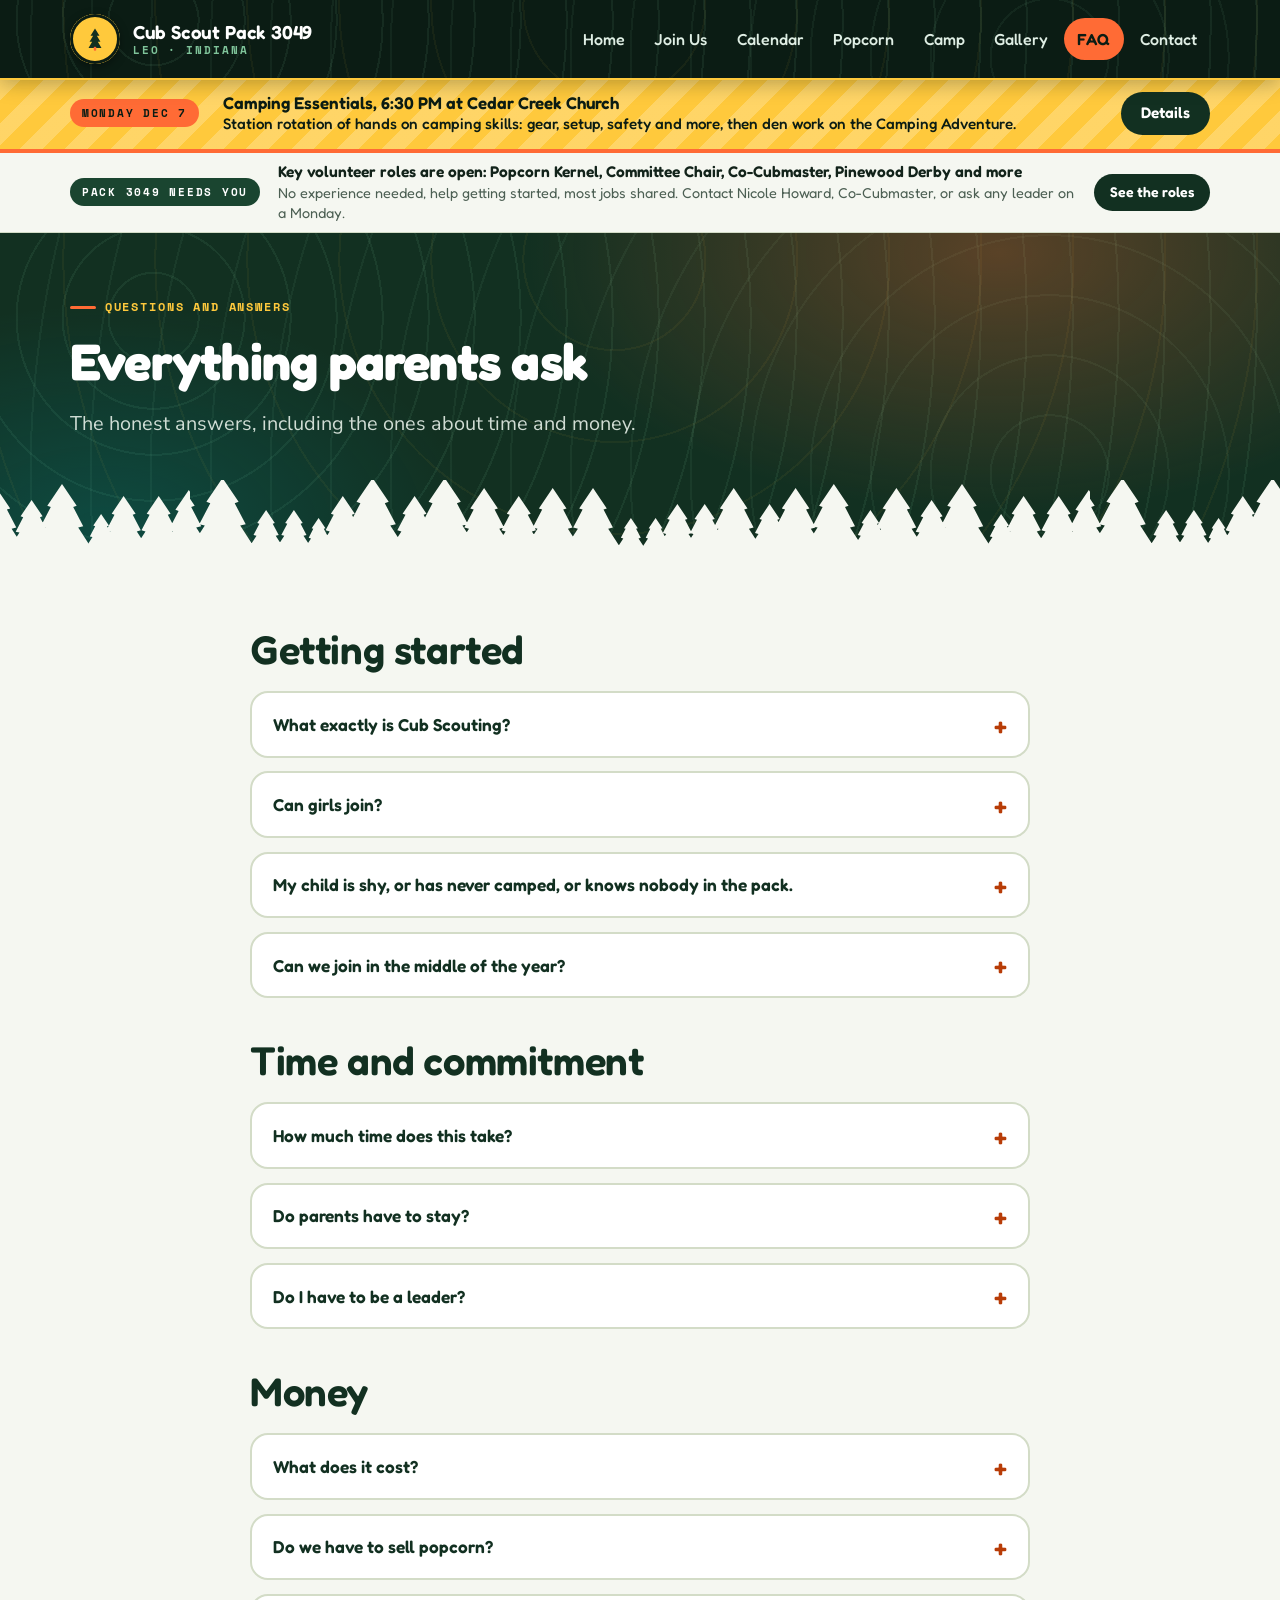
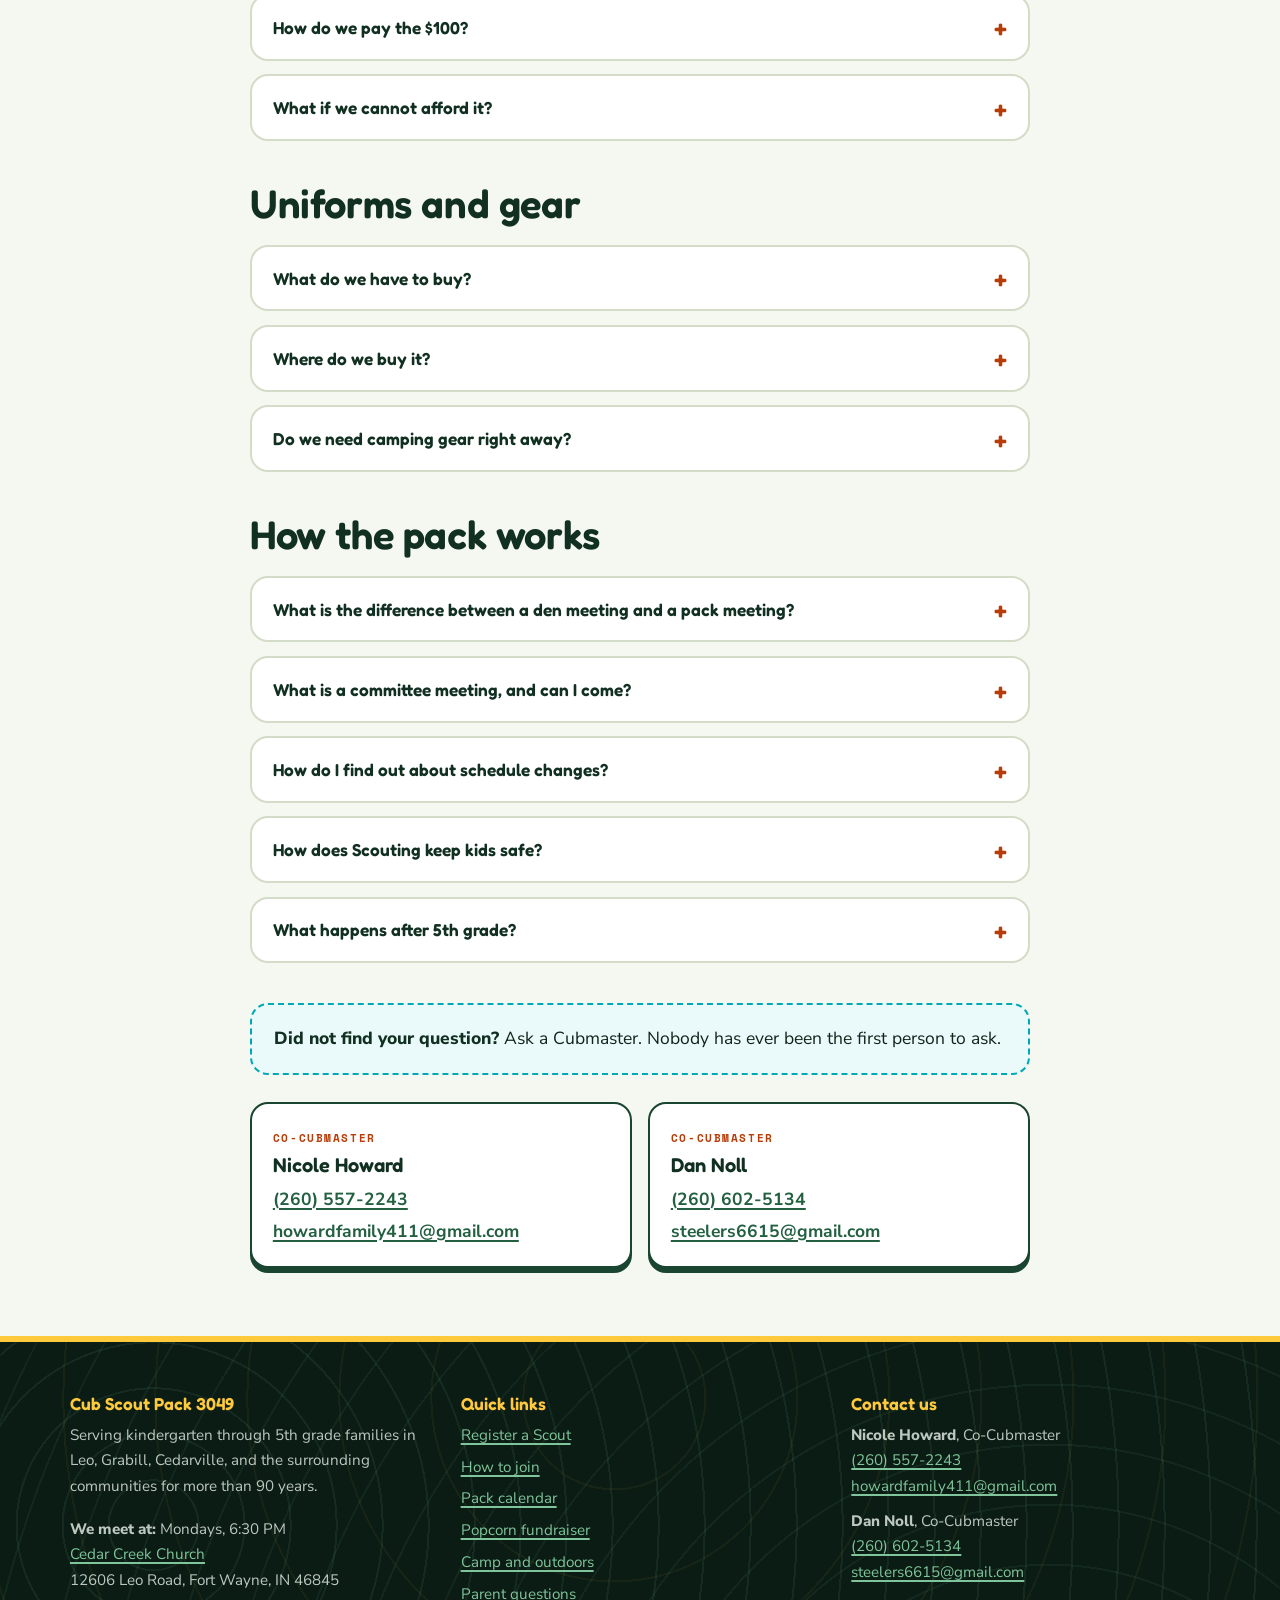
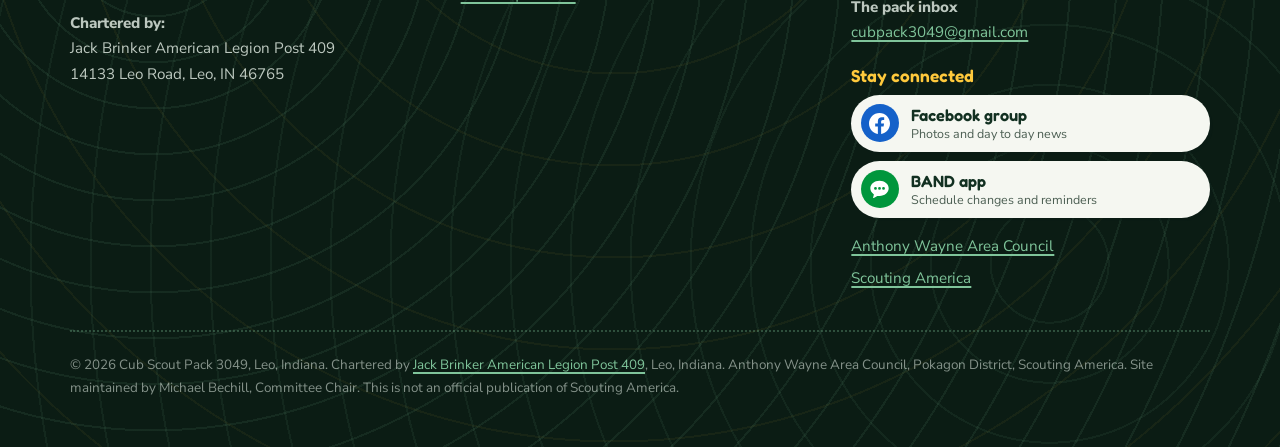
<file: faq.html>
<!DOCTYPE html>
<html lang="en">
<head>
<meta charset="utf-8">
<meta name="viewport" content="width=device-width, initial-scale=1">
<title>Parent Questions | Cub Scout Pack 3049</title>
<meta name="description" content="Answers to the questions new Cub Scout families ask most: cost, time commitment, uniforms, girls in Scouting, popcorn, and what happens after 5th grade.">
<meta name="theme-color" content="#123021">
<link rel="preconnect" href="https://fonts.googleapis.com">
<link rel="preconnect" href="https://fonts.gstatic.com" crossorigin>
<link href="https://fonts.googleapis.com/css2?family=Fredoka:wght@500;600;700&family=Nunito+Sans:wght@400;600;700;800&family=Space+Mono:wght@700&display=swap" rel="stylesheet">
<link rel="stylesheet" href="assets/style.css">
<link rel="icon" href="/favicon.ico" sizes="32x32">
<link rel="icon" href="/favicon.svg" type="image/svg+xml">
<link rel="apple-touch-icon" href="/apple-touch-icon.png">
<link rel="manifest" href="/site.webmanifest">
<link rel="canonical" href="https://pack3049.com/faq.html">
<meta property="og:title" content="Parent Questions | Cub Scout Pack 3049">
<meta property="og:description" content="Answers to the questions new Cub Scout families ask most: cost, time commitment, uniforms, girls in Scouting, popcorn, and what happens after 5th grade.">
<meta property="og:type" content="website">
<meta property="og:url" content="https://pack3049.com/faq.html">
<meta property="og:site_name" content="Cub Scout Pack 3049">
</head>
<body>
<a class="skip" href="#main">Skip to content</a>

<header class="site-header">
  <div class="wrap">
    <a class="brand" href="index.html">
      <span class="brand__mark" aria-hidden="true">
        <svg viewBox="0 0 32 32" fill="none"><path d="M16 3l5.5 9h-3.2l4.4 7.5h-3.2L24 27H8l4.5-7.5H9.3L13.7 12h-3.2z" fill="#123021"/><rect x="14.5" y="25.5" width="3" height="5" rx="1" fill="#ff6b35"/></svg>
      </span>
      <span class="brand__text">
        <span class="brand__name">Cub Scout Pack 3049</span>
        <span class="brand__sub">Leo &middot; Indiana</span>
      </span>
    </a>
    <button class="nav-toggle" type="button" aria-expanded="false" aria-controls="primary-nav">Menu</button>
    <nav class="nav" id="primary-nav" aria-label="Primary">
      <a href="index.html">Home</a>
      <a href="join.html">Join Us</a>
      <a href="calendar.html">Calendar</a>
      <a href="popcorn.html">Popcorn</a>
      <a href="camp.html">Camp</a>
      <a href="gallery.html">Gallery</a>
      <a href="faq.html" aria-current="page">FAQ</a>
      <a href="contact.html">Contact</a>
    </nav>
  </div>
</header>

<!-- Site wide announcement. It removes itself the day after data-until.
     To change or retire it early, edit BANNER near the top of build.py. -->
<div class="eventbar" data-until="2026-11-09">  <!-- This Monday: Cubservation -->
  <div class="wrap">
    <span class="eventbar__tag">Monday Nov 9</span>
    <p class="eventbar__text">Cubservation with Metea County Park, 6:30 PM at Cedar Creek Church
      <span>Conservation and community service night. Metea runs two sessions, younger dens first, then
      Bears and Webelos. Popcorn swap as usual: bring back what is not selling, take what you need.</span></p>
    <a class="eventbar__cta" href="index.html#meetings">The next six Mondays</a>
  </div>
</div>
<div class="eventbar" data-from="2026-11-10" data-until="2026-11-16">  <!-- This Monday: Flag Respect -->
  <div class="wrap">
    <span class="eventbar__tag">Monday Nov 16</span>
    <p class="eventbar__text">Flag Respect and Etiquette, 6:30 PM. Watch BAND for the location.
      <span>Flag ceremony and flag folding for the first 20 minutes, then den time. Popcorn swap as
      usual, one week left in the sale.</span></p>
    <a class="eventbar__cta" href="index.html#meetings">The next six Mondays</a>
  </div>
</div>
<div class="eventbar" data-from="2026-11-17" data-until="2026-11-22">  <!-- Final popcorn weekend -->
  <div class="wrap">
    <span class="eventbar__tag">Final weekend</span>
    <p class="eventbar__text">Last weekend of the popcorn sale. Let's finish strong!
      <span>Every sale, donation and online order rung in Square by Monday night counts toward your Scout's
      total. A storefront shift, a walk around the block, a few texts to family: every last sale helps.</span></p>
    <a class="eventbar__cta" href="index.html#finish">How to finish strong</a>
  </div>
</div>
<div class="eventbar" data-from="2026-11-23" data-until="2026-11-23">  <!-- Tonight: end of the popcorn sale -->
  <div class="wrap">
    <span class="eventbar__tag">Tonight</span>
    <p class="eventbar__text">Tonight is the end of the popcorn sale. Let's finish strong!
      <span>Every sale, donation and online order rung in Square under your Scout's name by tonight counts.
      One more ask, one more sale. After tonight nothing more can be added.</span></p>
    <a class="eventbar__cta" href="index.html#finish">Finish strong</a>
  </div>
</div>
<div class="eventbar eventbar--quiet" data-from="2026-11-23" data-until="2026-11-23">  <!-- Tonight: pack meeting and popcorn return -->
  <div class="wrap">
    <span class="eventbar__tag">6:30 PM tonight</span>
    <p class="eventbar__text">Pack meeting and popcorn return night at Cedar Creek Church
      <span>Bring back all unsold popcorn. $58,784 and 2,439 containers sold so far: thank you for every door,
      every shift and every sale.</span></p>
    <a class="eventbar__cta" href="index.html#meetings">Tonight's meeting</a>
  </div>
</div>
<div class="eventbar eventbar--quiet" data-from="2026-11-17" data-until="2026-11-22">  <!-- Monday is turn-in night -->
  <div class="wrap">
    <span class="eventbar__tag">Monday Nov 23</span>
    <p class="eventbar__text">Pack meeting and popcorn return night, 6:30 PM at Cedar Creek Church
      <span>Monarch Butterfly Conservation and the first word on the Pinewood Derby. Bring back all unsold popcorn.
      Hold your settling up check until the final packet arrives after the audit.</span></p>
    <a class="eventbar__cta" href="index.html#meetings">The next few Mondays</a>
  </div>
</div>
<div class="eventbar eventbar--quiet" data-from="2026-11-24" data-until="2026-12-01">  <!-- Thanksgiving break -->
  <div class="wrap">
    <span class="eventbar__tag">Settling up</span>
    <p class="eventbar__text">Popcorn checks due Tuesday, December 1. No Cub Scouts Monday November 30.
      <span>Wait for the final packet with your family's number, then one check to "Pack 3049." Next meeting is
      Camping Essentials on December 7.</span></p>
    <a class="eventbar__cta" href="index.html#settle">Settling up</a>
  </div>
</div>
<div class="eventbar" data-from="2026-12-02" data-until="2026-12-07">  <!-- This Monday: Camping Essentials -->
  <div class="wrap">
    <span class="eventbar__tag">Monday Dec 7</span>
    <p class="eventbar__text">Camping Essentials, 6:30 PM at Cedar Creek Church
      <span>Station rotation of hands on camping skills: gear, setup, safety and more, then den work
      on the Camping Adventure.</span></p>
    <a class="eventbar__cta" href="index.html#meetings">Details</a>
  </div>
</div>
<div class="eventbar" data-from="2026-12-08" data-until="2026-12-14">  <!-- This Monday: AOL crossover -->
  <div class="wrap">
    <span class="eventbar__tag">Monday Dec 14</span>
    <p class="eventbar__text">Pack meeting: Arrow of Light crossover and awards, 6:30 PM
      <span>Our oldest Scouts cross over to Scouts BSA and the fall's awards are handed out. Bring the
      whole family and a camera.</span></p>
    <a class="eventbar__cta" href="index.html#meetings">Details</a>
  </div>
</div>
<div class="eventbar eventbar--quiet" data-from="2026-11-24" data-until="2026-12-31">  <!-- Volunteer roles, back after the popcorn sale -->
  <div class="wrap">
    <span class="eventbar__tag">Pack 3049 needs you</span>
    <p class="eventbar__text">Key volunteer roles are open: Popcorn Kernel, Committee Chair, Co-Cubmaster, Pinewood Derby and more
      <span>No experience needed, help getting started, most jobs shared. Contact Nicole Howard,
      Co-Cubmaster, or ask any leader on a Monday.</span></p>
    <a class="eventbar__cta" href="index.html#volunteer">See the roles</a>
  </div>
</div>

<main id="main">

<section class="hero hero--page">
  <div class="wrap">
    <span class="eyebrow">Questions and answers</span>
    <h1>Everything parents ask</h1>
    <p class="lede">The honest answers, including the ones about time and money.</p>
  </div>
</section>

<section class="section">
  <div class="narrow">

    <h2>Getting started</h2>

    <details class="faq"><summary>What exactly is Cub Scouting?</summary><div class="faq__body">
      <p>Cub Scouting is the kindergarten through 5th grade program of Scouting America. Kids meet in small groups by grade, work through age appropriate adventures in a handbook, earn ranks, and get outdoors. The whole thing is built to be done with a parent alongside, not instead of one.</p>
    </div></details>

    <details class="faq"><summary>Can girls join?</summary><div class="faq__body">
      <p>Yes. Pack 3049 is a family pack and girls and boys are both full members, in the same dens, earning the same ranks.</p>
    </div></details>

    <details class="faq"><summary>My child is shy, or has never camped, or knows nobody in the pack.</summary><div class="faq__body">
      <p>That describes about half the pack on the first night. Dens are small, leaders are parents, and kids sort themselves out fast. Come try a meeting before you decide anything.</p>
    </div></details>

    <details class="faq"><summary>Can we join in the middle of the year?</summary><div class="faq__body">
      <p>Yes, any time. Registration is prorated by Scouting America, and your Scout's den leader will help catch up on adventures. Plenty of our best Scouts started in January.</p>
    </div></details>

    <h2 style="margin-top:2.5rem">Time and commitment</h2>

    <details class="faq"><summary>How much time does this take?</summary><div class="faq__body">
      <p>A den meeting is about an hour, two or three Mondays a month. Add a monthly pack meeting and a handful of bigger events across the year: a hike, the derby, the camp-in, Blue and Gold, and summer camp if you want it. Families take what they can and skip what they cannot.</p>
    </div></details>

    <details class="faq"><summary>Do parents have to stay?</summary><div class="faq__body">
      <p>For Lions, yes. Every kindergarten Scout has an adult partner at every meeting. For older dens a parent does not have to be in the room every week, but Cub Scouting works best when you are around, and Scouting America requires at least two registered adult leaders at every activity.</p>
    </div></details>

    <details class="faq"><summary>Do I have to be a leader?</summary><div class="faq__body">
      <p>No. But the pack only runs because parents step up, and there is a job at every size: den leader, treasurer, derby crew, popcorn help, or just driving to a hike. Ask what needs doing and we will find something that fits your life.</p>
    </div></details>

    <h2 style="margin-top:2.5rem">Money</h2>

    <details class="faq"><summary>What does it cost?</summary><div class="faq__body">
      <p><strong>$100 per Scout, per year</strong> to register with Pack 3049, for the membership year that runs August through April, with discounts for families with more than one Scout and for registered adult leaders. That is under $3 a week. Most of it goes straight back out to Scouting America and the council, so the pack actually runs registration at a loss. Awards, badges, activities, and the banquet are all paid for by the popcorn sale. <strong>Popcorn does not cover the $100 registration</strong>, every family pays that. Full breakdown on the <a href="join.html">join page</a>.</p>
    </div></details>

    <details class="faq"><summary>Do we have to sell popcorn?</summary><div class="faq__body">
      <p>No. Popcorn is how most families cover the pack's program cost without writing a check, and a Scout who reaches the pack goal has that part covered. <strong>The $100 registration fee is separate and every family pays it regardless.</strong> A Scout who sells $1,600 also earns free summer camp at CCLT, and every Scout gets 4 percent of their own sales back as an Amazon gift card. Families who would rather not sell can take the buyout or do the calendar fundraiser instead. See the <a href="popcorn.html">popcorn page</a>.</p>
    </div></details>

    <details class="faq"><summary>How do we pay the $100?</summary><div class="faq__body">
      <p>At a meeting, by <strong>Venmo, card, or a check made out to Pack 3049</strong>. We do not take cash,
         only so that every payment leaves a record and nobody has to rely on memory about who paid what.</p>
      <p>Nothing is collected online when you register. You fill out the form, you get a PDF copy for your
         records that you do not need to do anything with, the Committee Chair files it with the council and
         pays the national and council fees, and you bring the $100 to a Monday meeting. That is the whole
         process.</p>
    </div></details>

    <details class="faq"><summary>What if we cannot afford it?</summary><div class="faq__body">
      <p>Then we help, quietly. Financial assistance exists at both the pack and council level and no child has ever been turned away from Pack 3049 over money. Talk to a leader.</p>
    </div></details>

    <h2 style="margin-top:2.5rem">Uniforms and gear</h2>

    <details class="faq"><summary>What do we have to buy?</summary><div class="faq__body">
      <p>The Class A uniform shirt, the neckerchief and slide for your Scout's rank, and the handbook. That is it to start. Pants, hats, and belts are optional. Ask before you buy: the pack usually has used shirts and neckerchiefs to hand down.</p>
    </div></details>

    <details class="faq"><summary>Where do we buy it?</summary><div class="faq__body">
      <p>The Anthony Wayne Scout Shop, 8315 W. Jefferson Boulevard in Fort Wayne, <a href="tel:+12604329593">(260) 432-9593</a>. Monday to Friday 8:30 AM to 5:00 PM and Saturday 9:00 AM to 1:00 PM. Bring your Scout so the shirt gets fitted, and tell them you are with Pack 3049 in the Pokagon District so the patches are right.</p>
    </div></details>

    <details class="faq"><summary>Do we need camping gear right away?</summary><div class="faq__body">
      <p>No. Nothing before summer camp, and even then the pack has tents and tarps to lend. Do not go buy a setup for a first campout.</p>
    </div></details>

    <h2 style="margin-top:2.5rem">How the pack works</h2>

    <details class="faq"><summary>What is the difference between a den meeting and a pack meeting?</summary><div class="faq__body">
      <p>A den is your Scout's grade level group, usually six to twelve kids, and that is where the actual work of Scouting happens. A pack meeting is every den plus every family together once a month for awards, skits, and a theme. Louder, shorter, more fun.</p>
    </div></details>

    <details class="faq"><summary>What is a committee meeting, and can I come?</summary><div class="faq__body">
      <p>Yes, come. The committee meeting is the pack's leadership meeting, Thursdays at 7:00 PM at Cedar Creek Church, and it is <strong>open to every parent in the pack, always</strong>. You do not need a role, an invitation, or a reason.</p>
      <p>It is where the calendar gets built, where the money gets discussed, and where decisions about camp, popcorn and events actually get made. Parents who come once usually find it is the fastest way to understand how the pack works, and showing up carries no expectation that you are taking a job. Dates are on the <a href="calendar.html">calendar</a>.</p>
    </div></details>

    <details class="faq"><summary>How do I find out about schedule changes?</summary><div class="faq__body">
      <p>The <a href="https://band.us/n/a8a0b4Jfwc2b5">BAND app</a> first, then the <a href="https://www.facebook.com/groups/784285322261671">pack Facebook group</a>. Den leaders post reminders in BAND, and that is where a snow cancellation will show up.</p>
    </div></details>

    <details class="faq"><summary>How does Scouting keep kids safe?</summary><div class="faq__body">
      <p>Every registered adult completes Youth Protection Training and passes a background check, and it is renewed regularly. Two registered adults are required at every activity, one on one contact between an adult and a Scout is prohibited, and adults staying overnight complete additional Safeguarding Youth training. If something ever concerns you, tell a leader immediately.</p>
    </div></details>

    <details class="faq"><summary>What happens after 5th grade?</summary><div class="faq__body">
      <p>Arrow of Light Scouts cross over into a Scouts BSA troop, which is the program for 11 to 17 year olds. It is a bigger, more independent version of everything they have been doing. We work with local troops and help every family find the right fit before crossover.</p>
    </div></details>

    <div class="callout callout--info" style="margin-top:2.5rem">
      <p><strong>Did not find your question?</strong> Ask a Cubmaster. Nobody has ever been the first person to ask.</p>
    </div>
    <div class="contacts">
      <div class="contacts__card">
        <span class="contacts__role">Co-Cubmaster</span>
        <div class="contacts__name">Nicole Howard</div>
        <a href="tel:+12605572243">(260) 557-2243</a>
        <a href="mailto:howardfamily411@gmail.com">howardfamily411@gmail.com</a>
      </div>
      <div class="contacts__card">
        <span class="contacts__role">Co-Cubmaster</span>
        <div class="contacts__name">Dan Noll</div>
        <a href="tel:+12606025134">(260) 602-5134</a>
        <a href="mailto:steelers6615@gmail.com">steelers6615@gmail.com</a>
      </div>
    </div>
  </div>
</section>

</main>

<footer class="site-footer">
  <div class="wrap">
    <div class="grid grid--3">
      <div>
        <h4>Cub Scout Pack 3049</h4>
        <p>Serving kindergarten through 5th grade families in Leo, Grabill, Cedarville, and the surrounding communities for more than 90 years.</p>
        <p><strong>We meet at:</strong> Mondays, 6:30 PM<br>
        <a href="https://cedarcreekchurch.com">Cedar Creek Church</a><br>
        12606 Leo Road, Fort Wayne, IN 46845</p>
        <p><strong>Chartered by:</strong><br>
        Jack Brinker American Legion Post 409<br>
        14133 Leo Road, Leo, IN 46765</p>
      </div>
      <div>
        <h4>Quick links</h4>
        <ul>
          <li><a href="register.html">Register a Scout</a></li>
          <li><a href="join.html">How to join</a></li>
          <li><a href="calendar.html">Pack calendar</a></li>
          <li><a href="popcorn.html">Popcorn fundraiser</a></li>
          <li><a href="camp.html">Camp and outdoors</a></li>
          <li><a href="faq.html">Parent questions</a></li>
        </ul>
      </div>
      <div>
        <h4>Contact us</h4>
        <ul>
          <li><strong>Nicole Howard</strong>, Co-Cubmaster<br>
            <a href="tel:+12605572243">(260) 557-2243</a><br>
            <a href="mailto:howardfamily411@gmail.com">howardfamily411@gmail.com</a></li>
          <li style="margin-top:.6rem"><strong>Dan Noll</strong>, Co-Cubmaster<br>
            <a href="tel:+12606025134">(260) 602-5134</a><br>
            <a href="mailto:steelers6615@gmail.com">steelers6615@gmail.com</a></li>
          <li style="margin-top:.6rem"><strong>The pack inbox</strong><br>
            <a href="mailto:cubpack3049@gmail.com">cubpack3049@gmail.com</a></li>
        </ul>
        <h4 style="margin-top:1.25rem">Stay connected</h4>
        <div class="fsocial">
          <a class="fbtn" href="https://www.facebook.com/groups/784285322261671">
            <span class="fbtn__icon fbtn__icon--fb" aria-hidden="true">
              <svg viewBox="0 0 24 24"><path fill="currentColor" d="M24 12.07C24 5.4 18.63 0 12 0S0 5.4 0 12.07C0 18.1 4.39 23.1 10.13 24v-8.44H7.08v-3.49h3.05V9.41c0-3.02 1.79-4.69 4.53-4.69 1.31 0 2.68.24 2.68.24v2.96h-1.51c-1.49 0-1.96.93-1.96 1.89v2.26h3.33l-.53 3.49h-2.8V24C19.61 23.1 24 18.1 24 12.07z"/></svg>
            </span>
            <span class="fbtn__text"><b>Facebook group</b><small>Photos and day to day news</small></span>
          </a>
          <a class="fbtn" href="https://band.us/n/a8a0b4Jfwc2b5">
            <span class="fbtn__icon fbtn__icon--band" aria-hidden="true">
              <svg viewBox="0 0 24 24"><path fill="currentColor" d="M12 2C6.2 2 1.5 5.9 1.5 10.7c0 2.8 1.6 5.3 4.1 6.9l-.9 3.5c-.1.5.4.9.8.6l4-2.4c.8.1 1.6.2 2.5.2 5.8 0 10.5-3.9 10.5-8.8S17.8 2 12 2zm-4.6 10.4a1.6 1.6 0 1 1 0-3.2 1.6 1.6 0 0 1 0 3.2zm4.6 0a1.6 1.6 0 1 1 0-3.2 1.6 1.6 0 0 1 0 3.2zm4.6 0a1.6 1.6 0 1 1 0-3.2 1.6 1.6 0 0 1 0 3.2z"/></svg>
            </span>
            <span class="fbtn__text"><b>BAND app</b><small>Schedule changes and reminders</small></span>
          </a>
        </div>
        <ul class="fsocial__more">
          <li><a href="https://www.awac.org/">Anthony Wayne Area Council</a></li>
          <li><a href="https://www.scouting.org/">Scouting America</a></li>
        </ul>
      </div>
    </div>
    <div class="footer-bottom">
      <p>&copy; <span data-year>2026</span> Cub Scout Pack 3049, Leo, Indiana. Chartered by <a href="https://maps.google.com/?q=14133+Leo+Rd,+Leo,+IN+46765">Jack Brinker American Legion Post 409</a>, Leo, Indiana. Anthony Wayne Area Council, Pokagon District, Scouting America. Site maintained by Michael Bechill, Committee Chair. This is not an official publication of Scouting America.</p>
    </div>
  </div>
</footer>

<script src="assets/site.js"></script>
</body>
</html>
</file>
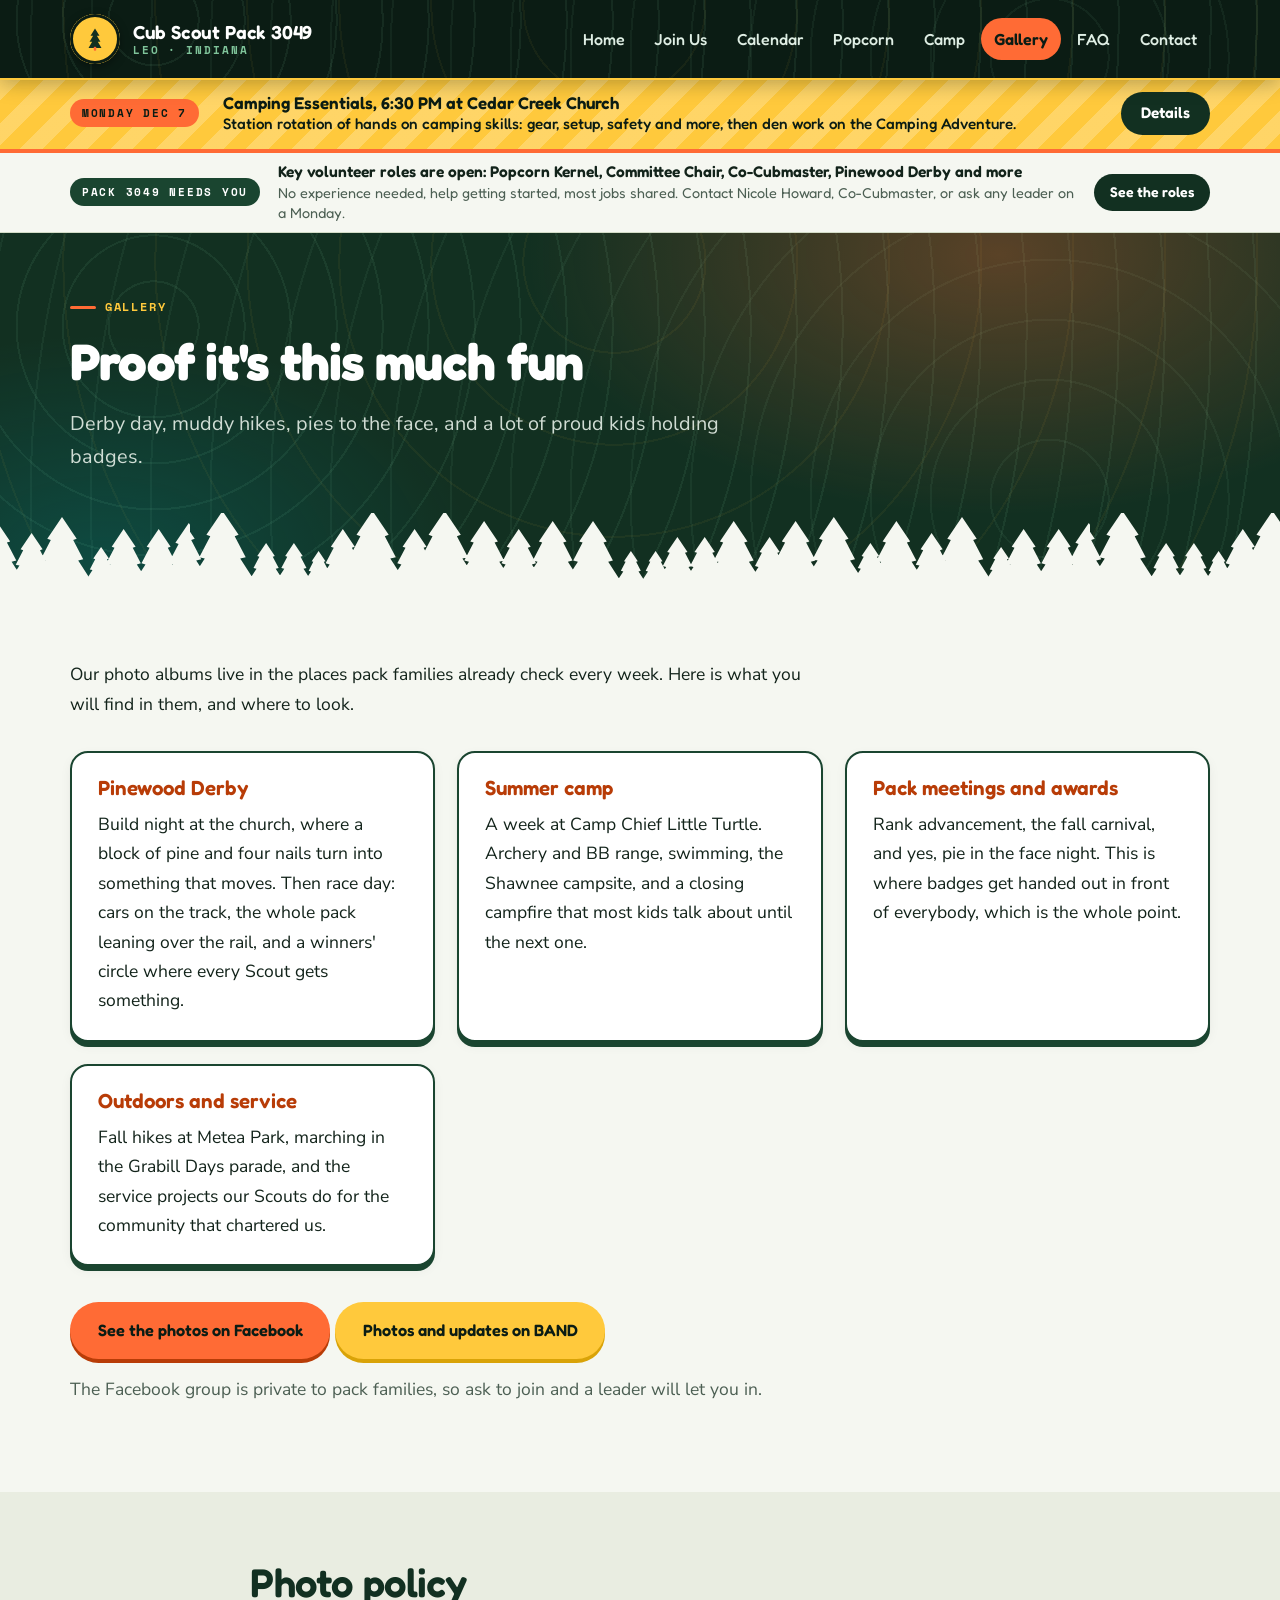
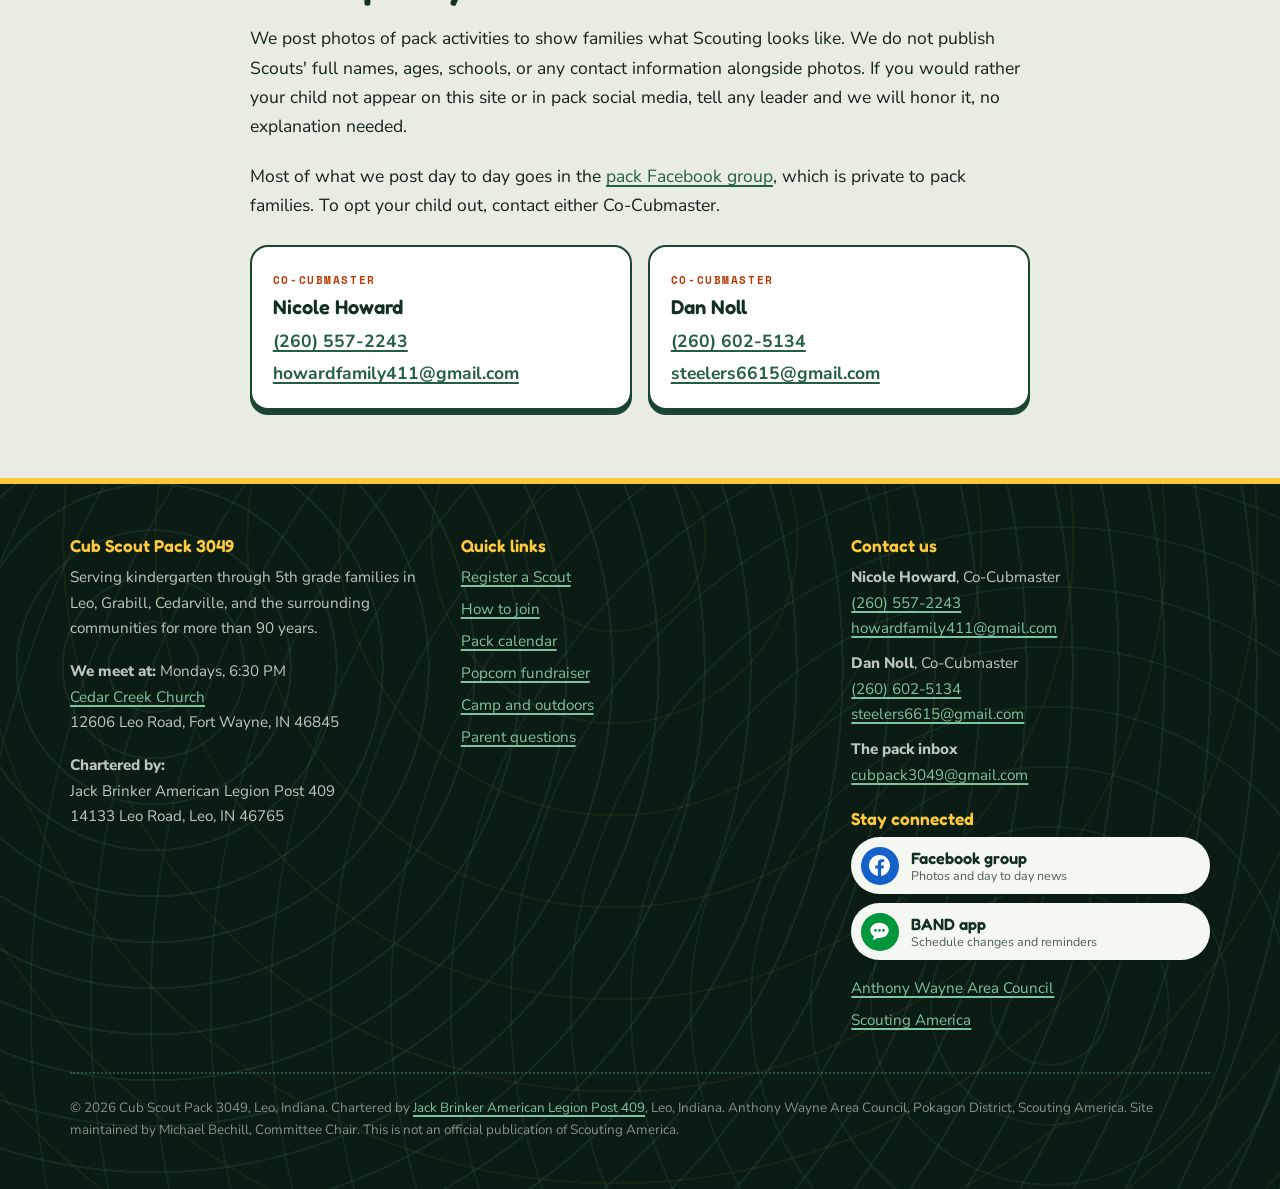
<file: gallery.html>
<!DOCTYPE html>
<html lang="en">
<head>
<meta charset="utf-8">
<meta name="viewport" content="width=device-width, initial-scale=1">
<title>Photo Gallery | Cub Scout Pack 3049</title>
<meta name="description" content="Photos from Pack 3049: pack meetings, the Pinewood Derby, summer camp, hikes, and service projects.">
<meta name="theme-color" content="#123021">
<link rel="preconnect" href="https://fonts.googleapis.com">
<link rel="preconnect" href="https://fonts.gstatic.com" crossorigin>
<link href="https://fonts.googleapis.com/css2?family=Fredoka:wght@500;600;700&family=Nunito+Sans:wght@400;600;700;800&family=Space+Mono:wght@700&display=swap" rel="stylesheet">
<link rel="stylesheet" href="assets/style.css">
<link rel="icon" href="/favicon.ico" sizes="32x32">
<link rel="icon" href="/favicon.svg" type="image/svg+xml">
<link rel="apple-touch-icon" href="/apple-touch-icon.png">
<link rel="manifest" href="/site.webmanifest">
<link rel="canonical" href="https://pack3049.com/gallery.html">
<meta property="og:title" content="Photo Gallery | Cub Scout Pack 3049">
<meta property="og:description" content="Photos from Pack 3049: pack meetings, the Pinewood Derby, summer camp, hikes, and service projects.">
<meta property="og:type" content="website">
<meta property="og:url" content="https://pack3049.com/gallery.html">
<meta property="og:site_name" content="Cub Scout Pack 3049">
</head>
<body>
<a class="skip" href="#main">Skip to content</a>

<header class="site-header">
  <div class="wrap">
    <a class="brand" href="index.html">
      <span class="brand__mark" aria-hidden="true">
        <svg viewBox="0 0 32 32" fill="none"><path d="M16 3l5.5 9h-3.2l4.4 7.5h-3.2L24 27H8l4.5-7.5H9.3L13.7 12h-3.2z" fill="#123021"/><rect x="14.5" y="25.5" width="3" height="5" rx="1" fill="#ff6b35"/></svg>
      </span>
      <span class="brand__text">
        <span class="brand__name">Cub Scout Pack 3049</span>
        <span class="brand__sub">Leo &middot; Indiana</span>
      </span>
    </a>
    <button class="nav-toggle" type="button" aria-expanded="false" aria-controls="primary-nav">Menu</button>
    <nav class="nav" id="primary-nav" aria-label="Primary">
      <a href="index.html">Home</a>
      <a href="join.html">Join Us</a>
      <a href="calendar.html">Calendar</a>
      <a href="popcorn.html">Popcorn</a>
      <a href="camp.html">Camp</a>
      <a href="gallery.html" aria-current="page">Gallery</a>
      <a href="faq.html">FAQ</a>
      <a href="contact.html">Contact</a>
    </nav>
  </div>
</header>

<!-- Site wide announcement. It removes itself the day after data-until.
     To change or retire it early, edit BANNER near the top of build.py. -->
<div class="eventbar" data-until="2026-11-09">  <!-- This Monday: Cubservation -->
  <div class="wrap">
    <span class="eventbar__tag">Monday Nov 9</span>
    <p class="eventbar__text">Cubservation with Metea County Park, 6:30 PM at Cedar Creek Church
      <span>Conservation and community service night. Metea runs two sessions, younger dens first, then
      Bears and Webelos. Popcorn swap as usual: bring back what is not selling, take what you need.</span></p>
    <a class="eventbar__cta" href="index.html#meetings">The next six Mondays</a>
  </div>
</div>
<div class="eventbar" data-from="2026-11-10" data-until="2026-11-16">  <!-- This Monday: Flag Respect -->
  <div class="wrap">
    <span class="eventbar__tag">Monday Nov 16</span>
    <p class="eventbar__text">Flag Respect and Etiquette, 6:30 PM. Watch BAND for the location.
      <span>Flag ceremony and flag folding for the first 20 minutes, then den time. Popcorn swap as
      usual, one week left in the sale.</span></p>
    <a class="eventbar__cta" href="index.html#meetings">The next six Mondays</a>
  </div>
</div>
<div class="eventbar" data-from="2026-11-17" data-until="2026-11-22">  <!-- Final popcorn weekend -->
  <div class="wrap">
    <span class="eventbar__tag">Final weekend</span>
    <p class="eventbar__text">Last weekend of the popcorn sale. Let's finish strong!
      <span>Every sale, donation and online order rung in Square by Monday night counts toward your Scout's
      total. A storefront shift, a walk around the block, a few texts to family: every last sale helps.</span></p>
    <a class="eventbar__cta" href="index.html#finish">How to finish strong</a>
  </div>
</div>
<div class="eventbar" data-from="2026-11-23" data-until="2026-11-23">  <!-- Tonight: end of the popcorn sale -->
  <div class="wrap">
    <span class="eventbar__tag">Tonight</span>
    <p class="eventbar__text">Tonight is the end of the popcorn sale. Let's finish strong!
      <span>Every sale, donation and online order rung in Square under your Scout's name by tonight counts.
      One more ask, one more sale. After tonight nothing more can be added.</span></p>
    <a class="eventbar__cta" href="index.html#finish">Finish strong</a>
  </div>
</div>
<div class="eventbar eventbar--quiet" data-from="2026-11-23" data-until="2026-11-23">  <!-- Tonight: pack meeting and popcorn return -->
  <div class="wrap">
    <span class="eventbar__tag">6:30 PM tonight</span>
    <p class="eventbar__text">Pack meeting and popcorn return night at Cedar Creek Church
      <span>Bring back all unsold popcorn. $58,784 and 2,439 containers sold so far: thank you for every door,
      every shift and every sale.</span></p>
    <a class="eventbar__cta" href="index.html#meetings">Tonight's meeting</a>
  </div>
</div>
<div class="eventbar eventbar--quiet" data-from="2026-11-17" data-until="2026-11-22">  <!-- Monday is turn-in night -->
  <div class="wrap">
    <span class="eventbar__tag">Monday Nov 23</span>
    <p class="eventbar__text">Pack meeting and popcorn return night, 6:30 PM at Cedar Creek Church
      <span>Monarch Butterfly Conservation and the first word on the Pinewood Derby. Bring back all unsold popcorn.
      Hold your settling up check until the final packet arrives after the audit.</span></p>
    <a class="eventbar__cta" href="index.html#meetings">The next few Mondays</a>
  </div>
</div>
<div class="eventbar eventbar--quiet" data-from="2026-11-24" data-until="2026-12-01">  <!-- Thanksgiving break -->
  <div class="wrap">
    <span class="eventbar__tag">Settling up</span>
    <p class="eventbar__text">Popcorn checks due Tuesday, December 1. No Cub Scouts Monday November 30.
      <span>Wait for the final packet with your family's number, then one check to "Pack 3049." Next meeting is
      Camping Essentials on December 7.</span></p>
    <a class="eventbar__cta" href="index.html#settle">Settling up</a>
  </div>
</div>
<div class="eventbar" data-from="2026-12-02" data-until="2026-12-07">  <!-- This Monday: Camping Essentials -->
  <div class="wrap">
    <span class="eventbar__tag">Monday Dec 7</span>
    <p class="eventbar__text">Camping Essentials, 6:30 PM at Cedar Creek Church
      <span>Station rotation of hands on camping skills: gear, setup, safety and more, then den work
      on the Camping Adventure.</span></p>
    <a class="eventbar__cta" href="index.html#meetings">Details</a>
  </div>
</div>
<div class="eventbar" data-from="2026-12-08" data-until="2026-12-14">  <!-- This Monday: AOL crossover -->
  <div class="wrap">
    <span class="eventbar__tag">Monday Dec 14</span>
    <p class="eventbar__text">Pack meeting: Arrow of Light crossover and awards, 6:30 PM
      <span>Our oldest Scouts cross over to Scouts BSA and the fall's awards are handed out. Bring the
      whole family and a camera.</span></p>
    <a class="eventbar__cta" href="index.html#meetings">Details</a>
  </div>
</div>
<div class="eventbar eventbar--quiet" data-from="2026-11-24" data-until="2026-12-31">  <!-- Volunteer roles, back after the popcorn sale -->
  <div class="wrap">
    <span class="eventbar__tag">Pack 3049 needs you</span>
    <p class="eventbar__text">Key volunteer roles are open: Popcorn Kernel, Committee Chair, Co-Cubmaster, Pinewood Derby and more
      <span>No experience needed, help getting started, most jobs shared. Contact Nicole Howard,
      Co-Cubmaster, or ask any leader on a Monday.</span></p>
    <a class="eventbar__cta" href="index.html#volunteer">See the roles</a>
  </div>
</div>

<main id="main">

<section class="hero hero--page">
  <div class="wrap">
    <span class="eyebrow">Gallery</span>
    <h1>Proof it's this much fun</h1>
    <p class="lede">Derby day, muddy hikes, pies to the face, and a lot of proud kids holding badges.</p>
  </div>
</section>

<section class="section">
  <div class="wrap">

    <p class="lede" style="max-width:68ch">Our photo albums live in the places pack families already check every week. Here is what
       you will find in them, and where to look.</p>

    <div class="grid grid--2" style="margin-top:2rem">
      <div class="card card--accent">
        <h3>Pinewood Derby</h3>
        <p>Build night at the church, where a block of pine and four nails turn into something
           that moves. Then race day: cars on the track, the whole pack leaning over the rail,
           and a winners' circle where every Scout gets something.</p>
      </div>
      <div class="card card--accent">
        <h3>Summer camp</h3>
        <p>A week at Camp Chief Little Turtle. Archery and BB range, swimming, the Shawnee
           campsite, and a closing campfire that most kids talk about until the next one.</p>
      </div>
      <div class="card card--accent">
        <h3>Pack meetings and awards</h3>
        <p>Rank advancement, the fall carnival, and yes, pie in the face night. This is where
           badges get handed out in front of everybody, which is the whole point.</p>
      </div>
      <div class="card card--accent">
        <h3>Outdoors and service</h3>
        <p>Fall hikes at Metea Park, marching in the Grabill Days parade, and the service
           projects our Scouts do for the community that chartered us.</p>
      </div>
    </div>

    <div class="cta-row" style="margin-top:2.25rem">
      <a class="btn btn--primary" href="https://www.facebook.com/groups/784285322261671">See the photos on Facebook</a>
      <a class="btn btn--solid" href="https://band.us/n/a8a0b4Jfwc2b5">Photos and updates on BAND</a>
    </div>
    <p class="muted" style="margin-top:1rem;max-width:64ch">The Facebook group is private to pack
       families, so ask to join and a leader will let you in.</p>
  </div>
</section>

<section class="section section--tint">
  <div class="narrow">
    <h2>Photo policy</h2>
    <p>We post photos of pack activities to show families what Scouting looks like. We do not publish Scouts' full names, ages, schools, or any contact information alongside photos. If you would rather your child not appear on this site or in pack social media, tell any leader and we will honor it, no explanation needed.</p>
    <p>Most of what we post day to day goes in the <a href="https://www.facebook.com/groups/784285322261671">pack Facebook group</a>, which is private to pack families. To opt your child out, contact either Co-Cubmaster.</p>
    <div class="contacts">
      <div class="contacts__card">
        <span class="contacts__role">Co-Cubmaster</span>
        <div class="contacts__name">Nicole Howard</div>
        <a href="tel:+12605572243">(260) 557-2243</a>
        <a href="mailto:howardfamily411@gmail.com">howardfamily411@gmail.com</a>
      </div>
      <div class="contacts__card">
        <span class="contacts__role">Co-Cubmaster</span>
        <div class="contacts__name">Dan Noll</div>
        <a href="tel:+12606025134">(260) 602-5134</a>
        <a href="mailto:steelers6615@gmail.com">steelers6615@gmail.com</a>
      </div>
    </div>
  </div>
</section>

</main>

<footer class="site-footer">
  <div class="wrap">
    <div class="grid grid--3">
      <div>
        <h4>Cub Scout Pack 3049</h4>
        <p>Serving kindergarten through 5th grade families in Leo, Grabill, Cedarville, and the surrounding communities for more than 90 years.</p>
        <p><strong>We meet at:</strong> Mondays, 6:30 PM<br>
        <a href="https://cedarcreekchurch.com">Cedar Creek Church</a><br>
        12606 Leo Road, Fort Wayne, IN 46845</p>
        <p><strong>Chartered by:</strong><br>
        Jack Brinker American Legion Post 409<br>
        14133 Leo Road, Leo, IN 46765</p>
      </div>
      <div>
        <h4>Quick links</h4>
        <ul>
          <li><a href="register.html">Register a Scout</a></li>
          <li><a href="join.html">How to join</a></li>
          <li><a href="calendar.html">Pack calendar</a></li>
          <li><a href="popcorn.html">Popcorn fundraiser</a></li>
          <li><a href="camp.html">Camp and outdoors</a></li>
          <li><a href="faq.html">Parent questions</a></li>
        </ul>
      </div>
      <div>
        <h4>Contact us</h4>
        <ul>
          <li><strong>Nicole Howard</strong>, Co-Cubmaster<br>
            <a href="tel:+12605572243">(260) 557-2243</a><br>
            <a href="mailto:howardfamily411@gmail.com">howardfamily411@gmail.com</a></li>
          <li style="margin-top:.6rem"><strong>Dan Noll</strong>, Co-Cubmaster<br>
            <a href="tel:+12606025134">(260) 602-5134</a><br>
            <a href="mailto:steelers6615@gmail.com">steelers6615@gmail.com</a></li>
          <li style="margin-top:.6rem"><strong>The pack inbox</strong><br>
            <a href="mailto:cubpack3049@gmail.com">cubpack3049@gmail.com</a></li>
        </ul>
        <h4 style="margin-top:1.25rem">Stay connected</h4>
        <div class="fsocial">
          <a class="fbtn" href="https://www.facebook.com/groups/784285322261671">
            <span class="fbtn__icon fbtn__icon--fb" aria-hidden="true">
              <svg viewBox="0 0 24 24"><path fill="currentColor" d="M24 12.07C24 5.4 18.63 0 12 0S0 5.4 0 12.07C0 18.1 4.39 23.1 10.13 24v-8.44H7.08v-3.49h3.05V9.41c0-3.02 1.79-4.69 4.53-4.69 1.31 0 2.68.24 2.68.24v2.96h-1.51c-1.49 0-1.96.93-1.96 1.89v2.26h3.33l-.53 3.49h-2.8V24C19.61 23.1 24 18.1 24 12.07z"/></svg>
            </span>
            <span class="fbtn__text"><b>Facebook group</b><small>Photos and day to day news</small></span>
          </a>
          <a class="fbtn" href="https://band.us/n/a8a0b4Jfwc2b5">
            <span class="fbtn__icon fbtn__icon--band" aria-hidden="true">
              <svg viewBox="0 0 24 24"><path fill="currentColor" d="M12 2C6.2 2 1.5 5.9 1.5 10.7c0 2.8 1.6 5.3 4.1 6.9l-.9 3.5c-.1.5.4.9.8.6l4-2.4c.8.1 1.6.2 2.5.2 5.8 0 10.5-3.9 10.5-8.8S17.8 2 12 2zm-4.6 10.4a1.6 1.6 0 1 1 0-3.2 1.6 1.6 0 0 1 0 3.2zm4.6 0a1.6 1.6 0 1 1 0-3.2 1.6 1.6 0 0 1 0 3.2zm4.6 0a1.6 1.6 0 1 1 0-3.2 1.6 1.6 0 0 1 0 3.2z"/></svg>
            </span>
            <span class="fbtn__text"><b>BAND app</b><small>Schedule changes and reminders</small></span>
          </a>
        </div>
        <ul class="fsocial__more">
          <li><a href="https://www.awac.org/">Anthony Wayne Area Council</a></li>
          <li><a href="https://www.scouting.org/">Scouting America</a></li>
        </ul>
      </div>
    </div>
    <div class="footer-bottom">
      <p>&copy; <span data-year>2026</span> Cub Scout Pack 3049, Leo, Indiana. Chartered by <a href="https://maps.google.com/?q=14133+Leo+Rd,+Leo,+IN+46765">Jack Brinker American Legion Post 409</a>, Leo, Indiana. Anthony Wayne Area Council, Pokagon District, Scouting America. Site maintained by Michael Bechill, Committee Chair. This is not an official publication of Scouting America.</p>
    </div>
  </div>
</footer>

<script src="assets/site.js"></script>
</body>
</html>
</file>
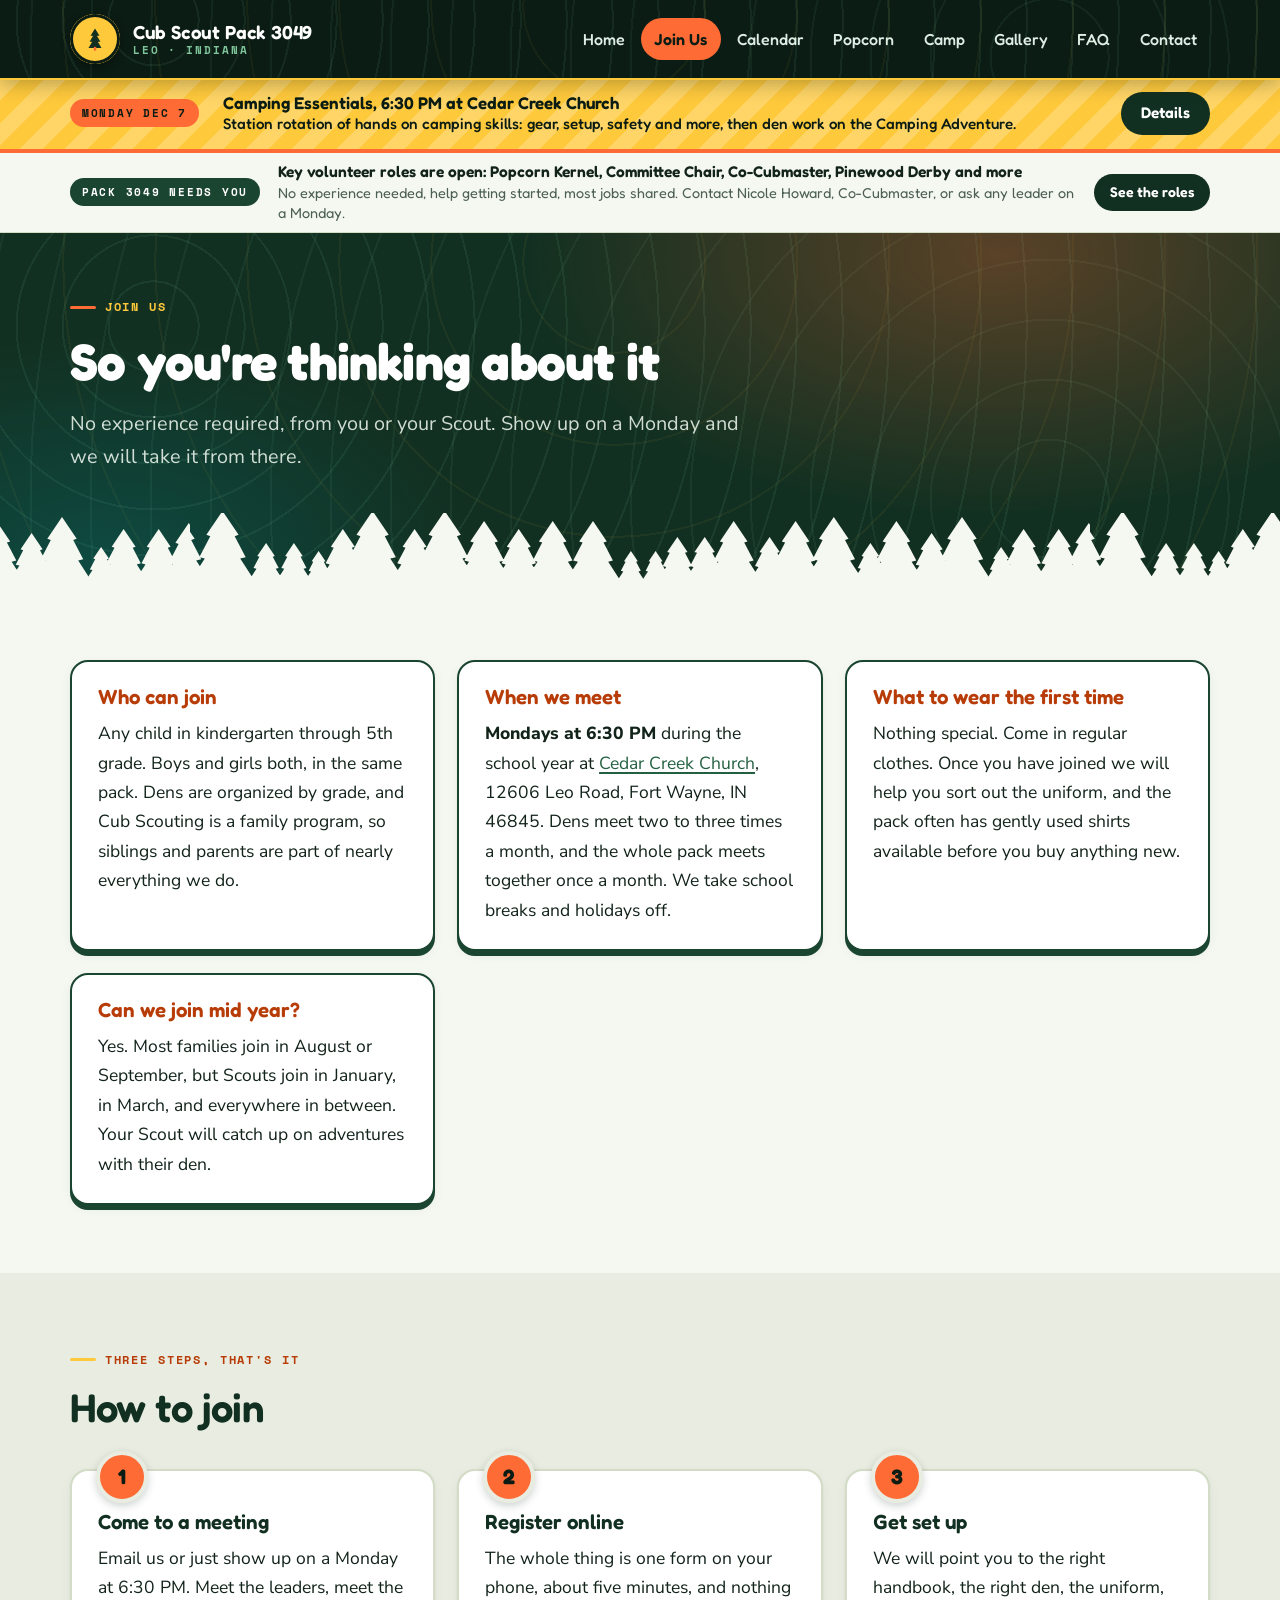
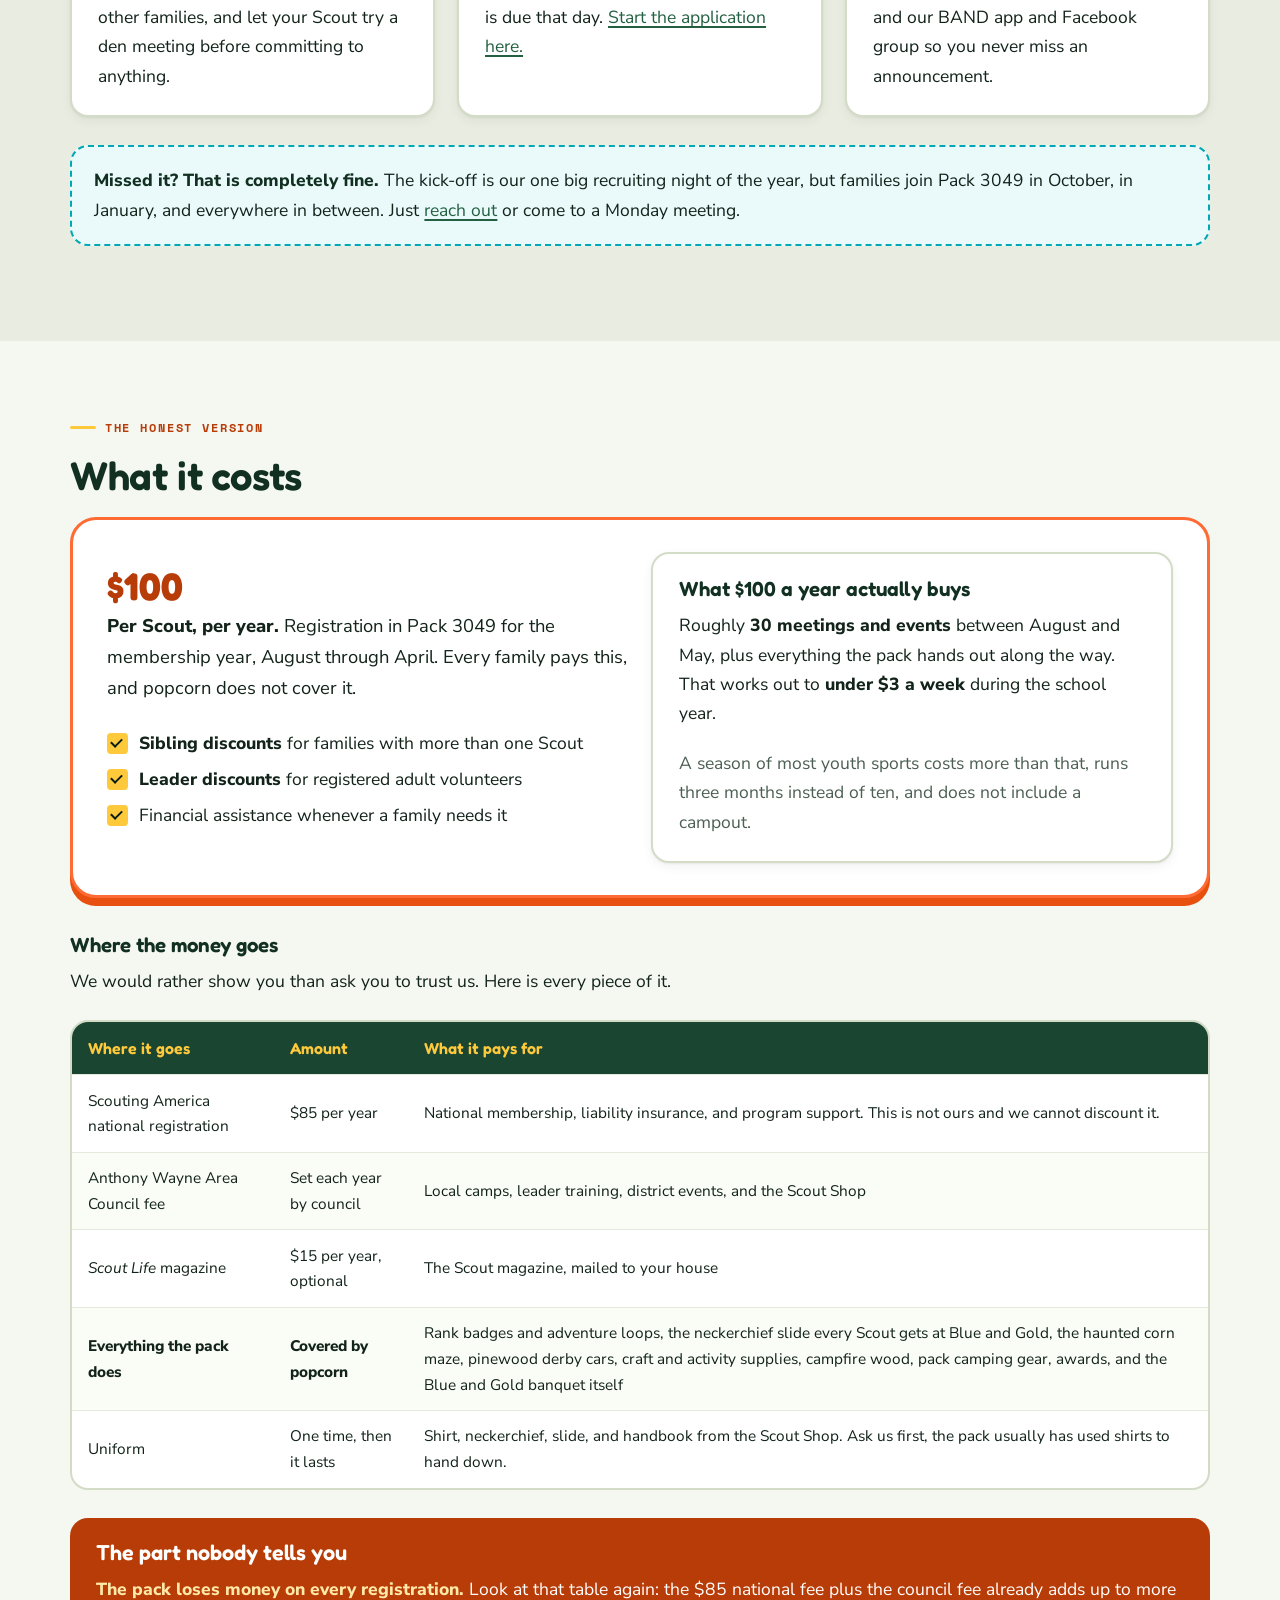
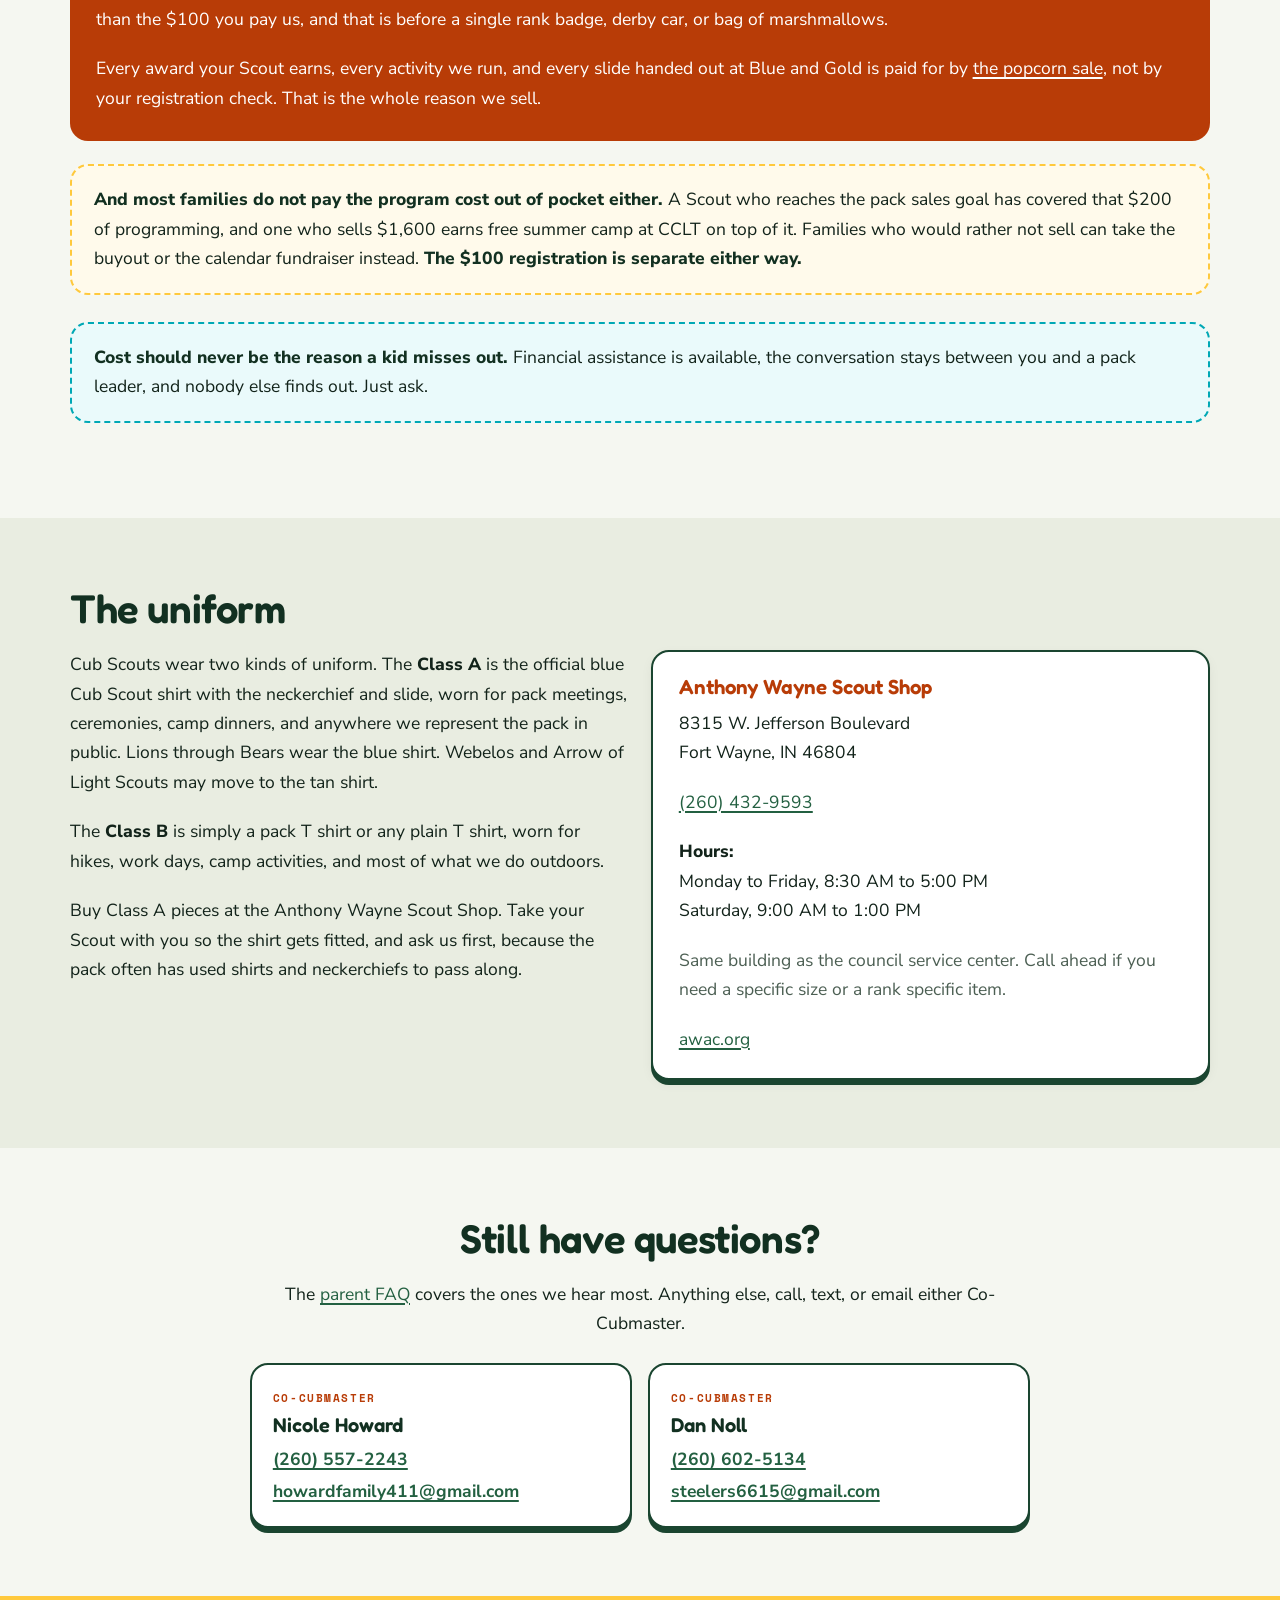
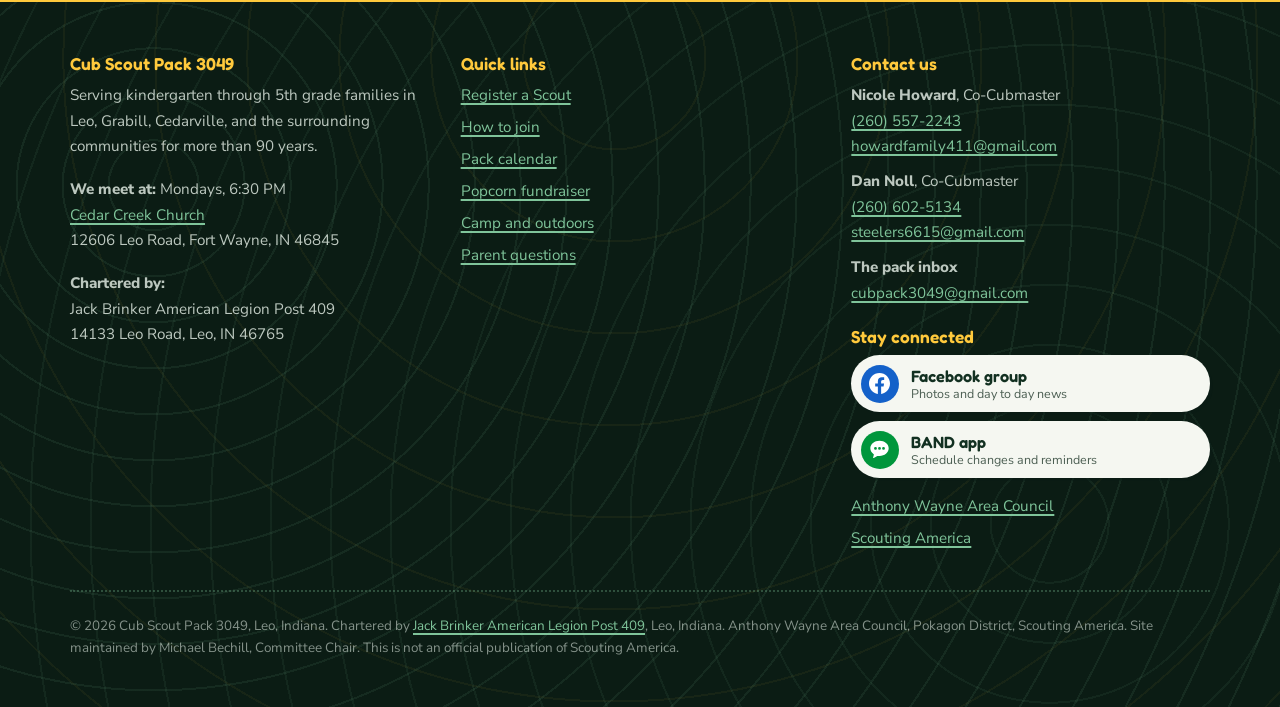
<file: join.html>
<!DOCTYPE html>
<html lang="en">
<head>
<meta charset="utf-8">
<meta name="viewport" content="width=device-width, initial-scale=1">
<title>Join Pack 3049 | Cub Scouts in Leo, Indiana</title>
<meta name="description" content="How to join Cub Scout Pack 3049 in Leo, Indiana: who can join, when we meet, what it costs, and what to expect at your first meeting.">
<meta name="theme-color" content="#123021">
<link rel="preconnect" href="https://fonts.googleapis.com">
<link rel="preconnect" href="https://fonts.gstatic.com" crossorigin>
<link href="https://fonts.googleapis.com/css2?family=Fredoka:wght@500;600;700&family=Nunito+Sans:wght@400;600;700;800&family=Space+Mono:wght@700&display=swap" rel="stylesheet">
<link rel="stylesheet" href="assets/style.css">
<link rel="icon" href="/favicon.ico" sizes="32x32">
<link rel="icon" href="/favicon.svg" type="image/svg+xml">
<link rel="apple-touch-icon" href="/apple-touch-icon.png">
<link rel="manifest" href="/site.webmanifest">
<link rel="canonical" href="https://pack3049.com/join.html">
<meta property="og:title" content="Join Pack 3049 | Cub Scouts in Leo, Indiana">
<meta property="og:description" content="How to join Cub Scout Pack 3049 in Leo, Indiana: who can join, when we meet, what it costs, and what to expect at your first meeting.">
<meta property="og:type" content="website">
<meta property="og:url" content="https://pack3049.com/join.html">
<meta property="og:site_name" content="Cub Scout Pack 3049">
</head>
<body>
<a class="skip" href="#main">Skip to content</a>

<header class="site-header">
  <div class="wrap">
    <a class="brand" href="index.html">
      <span class="brand__mark" aria-hidden="true">
        <svg viewBox="0 0 32 32" fill="none"><path d="M16 3l5.5 9h-3.2l4.4 7.5h-3.2L24 27H8l4.5-7.5H9.3L13.7 12h-3.2z" fill="#123021"/><rect x="14.5" y="25.5" width="3" height="5" rx="1" fill="#ff6b35"/></svg>
      </span>
      <span class="brand__text">
        <span class="brand__name">Cub Scout Pack 3049</span>
        <span class="brand__sub">Leo &middot; Indiana</span>
      </span>
    </a>
    <button class="nav-toggle" type="button" aria-expanded="false" aria-controls="primary-nav">Menu</button>
    <nav class="nav" id="primary-nav" aria-label="Primary">
      <a href="index.html">Home</a>
      <a href="join.html" aria-current="page">Join Us</a>
      <a href="calendar.html">Calendar</a>
      <a href="popcorn.html">Popcorn</a>
      <a href="camp.html">Camp</a>
      <a href="gallery.html">Gallery</a>
      <a href="faq.html">FAQ</a>
      <a href="contact.html">Contact</a>
    </nav>
  </div>
</header>

<!-- Site wide announcement. It removes itself the day after data-until.
     To change or retire it early, edit BANNER near the top of build.py. -->
<div class="eventbar" data-until="2026-11-09">  <!-- This Monday: Cubservation -->
  <div class="wrap">
    <span class="eventbar__tag">Monday Nov 9</span>
    <p class="eventbar__text">Cubservation with Metea County Park, 6:30 PM at Cedar Creek Church
      <span>Conservation and community service night. Metea runs two sessions, younger dens first, then
      Bears and Webelos. Popcorn swap as usual: bring back what is not selling, take what you need.</span></p>
    <a class="eventbar__cta" href="index.html#meetings">The next six Mondays</a>
  </div>
</div>
<div class="eventbar" data-from="2026-11-10" data-until="2026-11-16">  <!-- This Monday: Flag Respect -->
  <div class="wrap">
    <span class="eventbar__tag">Monday Nov 16</span>
    <p class="eventbar__text">Flag Respect and Etiquette, 6:30 PM. Watch BAND for the location.
      <span>Flag ceremony and flag folding for the first 20 minutes, then den time. Popcorn swap as
      usual, one week left in the sale.</span></p>
    <a class="eventbar__cta" href="index.html#meetings">The next six Mondays</a>
  </div>
</div>
<div class="eventbar" data-from="2026-11-17" data-until="2026-11-22">  <!-- Final popcorn weekend -->
  <div class="wrap">
    <span class="eventbar__tag">Final weekend</span>
    <p class="eventbar__text">Last weekend of the popcorn sale. Let's finish strong!
      <span>Every sale, donation and online order rung in Square by Monday night counts toward your Scout's
      total. A storefront shift, a walk around the block, a few texts to family: every last sale helps.</span></p>
    <a class="eventbar__cta" href="index.html#finish">How to finish strong</a>
  </div>
</div>
<div class="eventbar" data-from="2026-11-23" data-until="2026-11-23">  <!-- Tonight: end of the popcorn sale -->
  <div class="wrap">
    <span class="eventbar__tag">Tonight</span>
    <p class="eventbar__text">Tonight is the end of the popcorn sale. Let's finish strong!
      <span>Every sale, donation and online order rung in Square under your Scout's name by tonight counts.
      One more ask, one more sale. After tonight nothing more can be added.</span></p>
    <a class="eventbar__cta" href="index.html#finish">Finish strong</a>
  </div>
</div>
<div class="eventbar eventbar--quiet" data-from="2026-11-23" data-until="2026-11-23">  <!-- Tonight: pack meeting and popcorn return -->
  <div class="wrap">
    <span class="eventbar__tag">6:30 PM tonight</span>
    <p class="eventbar__text">Pack meeting and popcorn return night at Cedar Creek Church
      <span>Bring back all unsold popcorn. $58,784 and 2,439 containers sold so far: thank you for every door,
      every shift and every sale.</span></p>
    <a class="eventbar__cta" href="index.html#meetings">Tonight's meeting</a>
  </div>
</div>
<div class="eventbar eventbar--quiet" data-from="2026-11-17" data-until="2026-11-22">  <!-- Monday is turn-in night -->
  <div class="wrap">
    <span class="eventbar__tag">Monday Nov 23</span>
    <p class="eventbar__text">Pack meeting and popcorn return night, 6:30 PM at Cedar Creek Church
      <span>Monarch Butterfly Conservation and the first word on the Pinewood Derby. Bring back all unsold popcorn.
      Hold your settling up check until the final packet arrives after the audit.</span></p>
    <a class="eventbar__cta" href="index.html#meetings">The next few Mondays</a>
  </div>
</div>
<div class="eventbar eventbar--quiet" data-from="2026-11-24" data-until="2026-12-01">  <!-- Thanksgiving break -->
  <div class="wrap">
    <span class="eventbar__tag">Settling up</span>
    <p class="eventbar__text">Popcorn checks due Tuesday, December 1. No Cub Scouts Monday November 30.
      <span>Wait for the final packet with your family's number, then one check to "Pack 3049." Next meeting is
      Camping Essentials on December 7.</span></p>
    <a class="eventbar__cta" href="index.html#settle">Settling up</a>
  </div>
</div>
<div class="eventbar" data-from="2026-12-02" data-until="2026-12-07">  <!-- This Monday: Camping Essentials -->
  <div class="wrap">
    <span class="eventbar__tag">Monday Dec 7</span>
    <p class="eventbar__text">Camping Essentials, 6:30 PM at Cedar Creek Church
      <span>Station rotation of hands on camping skills: gear, setup, safety and more, then den work
      on the Camping Adventure.</span></p>
    <a class="eventbar__cta" href="index.html#meetings">Details</a>
  </div>
</div>
<div class="eventbar" data-from="2026-12-08" data-until="2026-12-14">  <!-- This Monday: AOL crossover -->
  <div class="wrap">
    <span class="eventbar__tag">Monday Dec 14</span>
    <p class="eventbar__text">Pack meeting: Arrow of Light crossover and awards, 6:30 PM
      <span>Our oldest Scouts cross over to Scouts BSA and the fall's awards are handed out. Bring the
      whole family and a camera.</span></p>
    <a class="eventbar__cta" href="index.html#meetings">Details</a>
  </div>
</div>
<div class="eventbar eventbar--quiet" data-from="2026-11-24" data-until="2026-12-31">  <!-- Volunteer roles, back after the popcorn sale -->
  <div class="wrap">
    <span class="eventbar__tag">Pack 3049 needs you</span>
    <p class="eventbar__text">Key volunteer roles are open: Popcorn Kernel, Committee Chair, Co-Cubmaster, Pinewood Derby and more
      <span>No experience needed, help getting started, most jobs shared. Contact Nicole Howard,
      Co-Cubmaster, or ask any leader on a Monday.</span></p>
    <a class="eventbar__cta" href="index.html#volunteer">See the roles</a>
  </div>
</div>

<main id="main">

<section class="hero hero--page">
  <div class="wrap">
    <span class="eyebrow">Join us</span>
    <h1>So you're thinking about it</h1>
    <p class="lede">No experience required, from you or your Scout. Show up on a Monday and we will take it from there.</p>
  </div>
</section>

<section class="section">
  <div class="wrap">
    <div class="grid grid--2">
      <div class="card card--accent">
        <h3>Who can join</h3>
        <p>Any child in kindergarten through 5th grade. Boys and girls both, in the same pack. Dens are organized by grade, and Cub Scouting is a family program, so siblings and parents are part of nearly everything we do.</p>
      </div>
      <div class="card card--accent">
        <h3>When we meet</h3>
        <p><strong>Mondays at 6:30 PM</strong> during the school year at <a href="https://cedarcreekchurch.com">Cedar Creek Church</a>, 12606 Leo Road, Fort Wayne, IN 46845. Dens meet two to three times a month, and the whole pack meets together once a month. We take school breaks and holidays off.</p>
      </div>
      <div class="card card--accent">
        <h3>What to wear the first time</h3>
        <p>Nothing special. Come in regular clothes. Once you have joined we will help you sort out the uniform, and the pack often has gently used shirts available before you buy anything new.</p>
      </div>
      <div class="card card--accent">
        <h3>Can we join mid year?</h3>
        <p>Yes. Most families join in August or September, but Scouts join in January, in March, and everywhere in between. Your Scout will catch up on adventures with their den.</p>
      </div>
    </div>
  </div>
</section>

<section class="section section--tint">
  <div class="wrap">
    <span class="eyebrow">Three steps, that's it</span>
    <h2>How to join</h2>
    <div class="trail" style="margin-top:2.5rem">
      <div class="card"><h3>Come to a meeting</h3><p>Email us or just show up on a Monday at 6:30 PM. Meet the leaders, meet the other families, and let your Scout try a den meeting before committing to anything.</p></div>
      <div class="card"><h3>Register online</h3><p>The whole thing is one form on your phone, about five minutes, and nothing is due that day. <a href="register.html">Start the application here.</a></p></div>
      <div class="card"><h3>Get set up</h3><p>We will point you to the right handbook, the right den, the uniform, and our BAND app and Facebook group so you never miss an announcement.</p></div>
    </div>
    <div class="bigevent" id="kickoff" data-until="2026-08-24">
      <div class="flyer">
        <figure class="flyer__pin">
          <a href="images/scouting-kickoff-2026.jpg">
            <img src="images/scouting-kickoff-2026.jpg" width="1102" height="1427" alt="Pack 3049 Scouting Kick-Off flyer. A large Cub Scouts paw print holds four messages: Make an Impact, Grow Together, Create Memories, and Explore More. You are invited to the Scouting Kick-Off. Adventure, friendship, character, fun. Monday August 24, 6:30 to 8:00 PM at Riverside Gardens Park, 14701 Schwartz Rd, Grabill, IN 46741. Games and activities, Scout Shop, food and treats, meet leaders and families, and much more. Bring the whole family. Pack 3049, Leo, Indiana, with the Lion, Tiger, Wolf, Bear, Webelos, and Arrow of Light rank badges along the bottom.">
          </a>
          <figcaption class="flyer__cap">Tap the flyer to open it full size</figcaption>
        </figure>
        <div>
          <span class="eyebrow">You're invited</span>
          <h2>Scouting Kick-Off</h2>
          <p>Kick off a great year of Scouting with Pack 3049. Every Scout and every family is invited, and so is anyone who is simply curious. Come see what a year with us looks like, meet the leaders and the other families, and sign up on the spot if it feels right.</p>
          <div class="bigevent__meta">
            <div><span class="k">When</span><span class="v">Monday, August 24<small>6:30 to 8:00 PM</small></span></div>
            <div><span class="k">Where</span><span class="v">Riverside Gardens Park<small>14701 Schwartz Rd, Grabill, IN 46741</small></span></div>
          </div>
          <h3>What's there</h3>
          <ul class="checklist checklist--yes">
            <li>Games and activities</li>
            <li>Scout Shop on site</li>
            <li>Food and treats</li>
            <li>Meet leaders and families</li>
            <li>Sign up for the year</li>
            <li>And much more</li>
          </ul>
          <p><strong>Bring the whole family.</strong> Free to attend, and you can register that night.</p>
          <div class="btn-row">
            <a class="btn btn--primary" href="https://maps.google.com/?q=14701+Schwartz+Rd,+Grabill,+IN+46741">Get directions</a>
            <a class="btn btn--solid" href="register.html">Register your Scout</a>
          </div>
        </div>
      </div>
      <h3 style="margin-top:2rem">Questions? Contact us</h3>
      <div class="contacts">
      <div class="contacts__card">
        <span class="contacts__role">Co-Cubmaster</span>
        <div class="contacts__name">Nicole Howard</div>
        <a href="tel:+12605572243">(260) 557-2243</a>
        <a href="mailto:howardfamily411@gmail.com">howardfamily411@gmail.com</a>
      </div>
      <div class="contacts__card">
        <span class="contacts__role">Co-Cubmaster</span>
        <div class="contacts__name">Dan Noll</div>
        <a href="tel:+12606025134">(260) 602-5134</a>
        <a href="mailto:steelers6615@gmail.com">steelers6615@gmail.com</a>
      </div>
    </div>
    </div>
    <div class="callout callout--info" style="margin-top:1.75rem">
      <p><strong>Missed it? That is completely fine.</strong> The kick-off is our one big recruiting night of the year, but families join Pack 3049 in October, in January, and everywhere in between. Just <a href="contact.html">reach out</a> or come to a Monday meeting.</p>
    </div>
  </div>
</section>

<section class="section">
  <div class="wrap">
    <span class="eyebrow">The honest version</span>
    <h2>What it costs</h2>

    <div class="bigevent" style="margin-bottom:2.25rem">
      <div class="grid grid--2" style="align-items:center">
        <div>
          <div class="fact__num" style="font-size:clamp(3rem,2rem+4vw,4.6rem)">$100</div>
          <p style="font-size:1.15rem;margin-top:.4rem"><strong>Per Scout, per year.</strong> Registration in Pack 3049 for the membership year, August through April. Every family pays this, and popcorn does not cover it.</p>
          <ul class="checklist checklist--yes">
            <li><strong>Sibling discounts</strong> for families with more than one Scout</li>
            <li><strong>Leader discounts</strong> for registered adult volunteers</li>
            <li>Financial assistance whenever a family needs it</li>
          </ul>
        </div>
        <div>
          <div class="card">
            <h3>What $100 a year actually buys</h3>
            <p>Roughly <strong>30 meetings and events</strong> between August and May, plus everything the pack hands out along the way. That works out to <strong>under $3 a week</strong> during the school year.</p>
            <p class="muted">A season of most youth sports costs more than that, runs three months instead of ten, and does not include a campout.</p>
          </div>
        </div>
      </div>
    </div>

    <h3>Where the money goes</h3>
    <p>We would rather show you than ask you to trust us. Here is every piece of it.</p>
    <div class="table-scroll">
      <table>
        <caption class="visually-hidden">Where Cub Scout money goes</caption>
        <thead><tr><th scope="col">Where it goes</th><th scope="col">Amount</th><th scope="col">What it pays for</th></tr></thead>
        <tbody>
          <tr><td>Scouting America national registration</td><td>$85 per year</td><td>National membership, liability insurance, and program support. This is not ours and we cannot discount it.</td></tr>
          <tr><td>Anthony Wayne Area Council fee</td><td>Set each year by council</td><td>Local camps, leader training, district events, and the Scout Shop</td></tr>
          <tr><td><em>Scout Life</em> magazine</td><td>$15 per year, optional</td><td>The Scout magazine, mailed to your house</td></tr>
          <tr><td><strong>Everything the pack does</strong></td><td><strong>Covered by popcorn</strong></td><td>Rank badges and adventure loops, the neckerchief slide every Scout gets at Blue and Gold, the haunted corn maze, pinewood derby cars, craft and activity supplies, campfire wood, pack camping gear, awards, and the Blue and Gold banquet itself</td></tr>
          <tr><td>Uniform</td><td>One time, then it lasts</td><td>Shirt, neckerchief, slide, and handbook from the Scout Shop. Ask us first, the pack usually has used shirts to hand down.</td></tr>
        </tbody>
      </table>
    </div>

    <div class="alert">
      <h3>The part nobody tells you</h3>
      <p><strong>The pack loses money on every registration.</strong> Look at that table again: the $85 national fee plus the council fee already adds up to more than the $100 you pay us, and that is before a single rank badge, derby car, or bag of marshmallows.</p>
      <p>Every award your Scout earns, every activity we run, and every slide handed out at Blue and Gold is paid for by <a href="popcorn.html">the popcorn sale</a>, not by your registration check. That is the whole reason we sell.</p>
    </div>

    <div class="callout">
      <p><strong>And most families do not pay the program cost out of pocket either.</strong> A Scout who reaches the pack sales goal has covered that $200 of programming, and one who sells $1,600 earns free summer camp at CCLT on top of it. Families who would rather not sell can take the buyout or the calendar fundraiser instead. <strong>The $100 registration is separate either way.</strong></p>
    </div>
    <div class="callout callout--info">
      <p><strong>Cost should never be the reason a kid misses out.</strong> Financial assistance is available, the conversation stays between you and a pack leader, and nobody else finds out. Just ask.</p>
    </div>
  </div>
</section>

<section class="section section--tint">
  <div class="wrap">
    <h2>The uniform</h2>
    <div class="grid grid--2">
      <div>
        <p>Cub Scouts wear two kinds of uniform. The <strong>Class A</strong> is the official blue Cub Scout shirt with the neckerchief and slide, worn for pack meetings, ceremonies, camp dinners, and anywhere we represent the pack in public. Lions through Bears wear the blue shirt. Webelos and Arrow of Light Scouts may move to the tan shirt.</p>
        <p>The <strong>Class B</strong> is simply a pack T shirt or any plain T shirt, worn for hikes, work days, camp activities, and most of what we do outdoors.</p>
        <p>Buy Class A pieces at the Anthony Wayne Scout Shop. Take your Scout with you so the shirt gets fitted, and ask us first, because the pack often has used shirts and neckerchiefs to pass along.</p>
      </div>
      <div class="card card--accent">
        <h3>Anthony Wayne Scout Shop</h3>
        <p>8315 W. Jefferson Boulevard<br>Fort Wayne, IN 46804</p>
        <p><a href="tel:+12604329593">(260) 432-9593</a></p>
        <p><strong>Hours:</strong><br>
        Monday to Friday, 8:30 AM to 5:00 PM<br>
        Saturday, 9:00 AM to 1:00 PM</p>
        <p class="muted">Same building as the council service center. Call ahead if you need a specific size or a rank specific item.</p>
        <p><a href="https://www.awac.org/">awac.org</a></p>
      </div>
    </div>
  </div>
</section>

<section class="section">
  <div class="narrow center">
    <h2>Still have questions?</h2>
    <p>The <a href="faq.html">parent FAQ</a> covers the ones we hear most. Anything else, call, text, or email either Co-Cubmaster.</p>
    <div class="contacts">
      <div class="contacts__card">
        <span class="contacts__role">Co-Cubmaster</span>
        <div class="contacts__name">Nicole Howard</div>
        <a href="tel:+12605572243">(260) 557-2243</a>
        <a href="mailto:howardfamily411@gmail.com">howardfamily411@gmail.com</a>
      </div>
      <div class="contacts__card">
        <span class="contacts__role">Co-Cubmaster</span>
        <div class="contacts__name">Dan Noll</div>
        <a href="tel:+12606025134">(260) 602-5134</a>
        <a href="mailto:steelers6615@gmail.com">steelers6615@gmail.com</a>
      </div>
    </div>
  </div>
</section>

</main>

<footer class="site-footer">
  <div class="wrap">
    <div class="grid grid--3">
      <div>
        <h4>Cub Scout Pack 3049</h4>
        <p>Serving kindergarten through 5th grade families in Leo, Grabill, Cedarville, and the surrounding communities for more than 90 years.</p>
        <p><strong>We meet at:</strong> Mondays, 6:30 PM<br>
        <a href="https://cedarcreekchurch.com">Cedar Creek Church</a><br>
        12606 Leo Road, Fort Wayne, IN 46845</p>
        <p><strong>Chartered by:</strong><br>
        Jack Brinker American Legion Post 409<br>
        14133 Leo Road, Leo, IN 46765</p>
      </div>
      <div>
        <h4>Quick links</h4>
        <ul>
          <li><a href="register.html">Register a Scout</a></li>
          <li><a href="join.html">How to join</a></li>
          <li><a href="calendar.html">Pack calendar</a></li>
          <li><a href="popcorn.html">Popcorn fundraiser</a></li>
          <li><a href="camp.html">Camp and outdoors</a></li>
          <li><a href="faq.html">Parent questions</a></li>
        </ul>
      </div>
      <div>
        <h4>Contact us</h4>
        <ul>
          <li><strong>Nicole Howard</strong>, Co-Cubmaster<br>
            <a href="tel:+12605572243">(260) 557-2243</a><br>
            <a href="mailto:howardfamily411@gmail.com">howardfamily411@gmail.com</a></li>
          <li style="margin-top:.6rem"><strong>Dan Noll</strong>, Co-Cubmaster<br>
            <a href="tel:+12606025134">(260) 602-5134</a><br>
            <a href="mailto:steelers6615@gmail.com">steelers6615@gmail.com</a></li>
          <li style="margin-top:.6rem"><strong>The pack inbox</strong><br>
            <a href="mailto:cubpack3049@gmail.com">cubpack3049@gmail.com</a></li>
        </ul>
        <h4 style="margin-top:1.25rem">Stay connected</h4>
        <div class="fsocial">
          <a class="fbtn" href="https://www.facebook.com/groups/784285322261671">
            <span class="fbtn__icon fbtn__icon--fb" aria-hidden="true">
              <svg viewBox="0 0 24 24"><path fill="currentColor" d="M24 12.07C24 5.4 18.63 0 12 0S0 5.4 0 12.07C0 18.1 4.39 23.1 10.13 24v-8.44H7.08v-3.49h3.05V9.41c0-3.02 1.79-4.69 4.53-4.69 1.31 0 2.68.24 2.68.24v2.96h-1.51c-1.49 0-1.96.93-1.96 1.89v2.26h3.33l-.53 3.49h-2.8V24C19.61 23.1 24 18.1 24 12.07z"/></svg>
            </span>
            <span class="fbtn__text"><b>Facebook group</b><small>Photos and day to day news</small></span>
          </a>
          <a class="fbtn" href="https://band.us/n/a8a0b4Jfwc2b5">
            <span class="fbtn__icon fbtn__icon--band" aria-hidden="true">
              <svg viewBox="0 0 24 24"><path fill="currentColor" d="M12 2C6.2 2 1.5 5.9 1.5 10.7c0 2.8 1.6 5.3 4.1 6.9l-.9 3.5c-.1.5.4.9.8.6l4-2.4c.8.1 1.6.2 2.5.2 5.8 0 10.5-3.9 10.5-8.8S17.8 2 12 2zm-4.6 10.4a1.6 1.6 0 1 1 0-3.2 1.6 1.6 0 0 1 0 3.2zm4.6 0a1.6 1.6 0 1 1 0-3.2 1.6 1.6 0 0 1 0 3.2zm4.6 0a1.6 1.6 0 1 1 0-3.2 1.6 1.6 0 0 1 0 3.2z"/></svg>
            </span>
            <span class="fbtn__text"><b>BAND app</b><small>Schedule changes and reminders</small></span>
          </a>
        </div>
        <ul class="fsocial__more">
          <li><a href="https://www.awac.org/">Anthony Wayne Area Council</a></li>
          <li><a href="https://www.scouting.org/">Scouting America</a></li>
        </ul>
      </div>
    </div>
    <div class="footer-bottom">
      <p>&copy; <span data-year>2026</span> Cub Scout Pack 3049, Leo, Indiana. Chartered by <a href="https://maps.google.com/?q=14133+Leo+Rd,+Leo,+IN+46765">Jack Brinker American Legion Post 409</a>, Leo, Indiana. Anthony Wayne Area Council, Pokagon District, Scouting America. Site maintained by Michael Bechill, Committee Chair. This is not an official publication of Scouting America.</p>
    </div>
  </div>
</footer>

<script src="assets/site.js"></script>
</body>
</html>
</file>
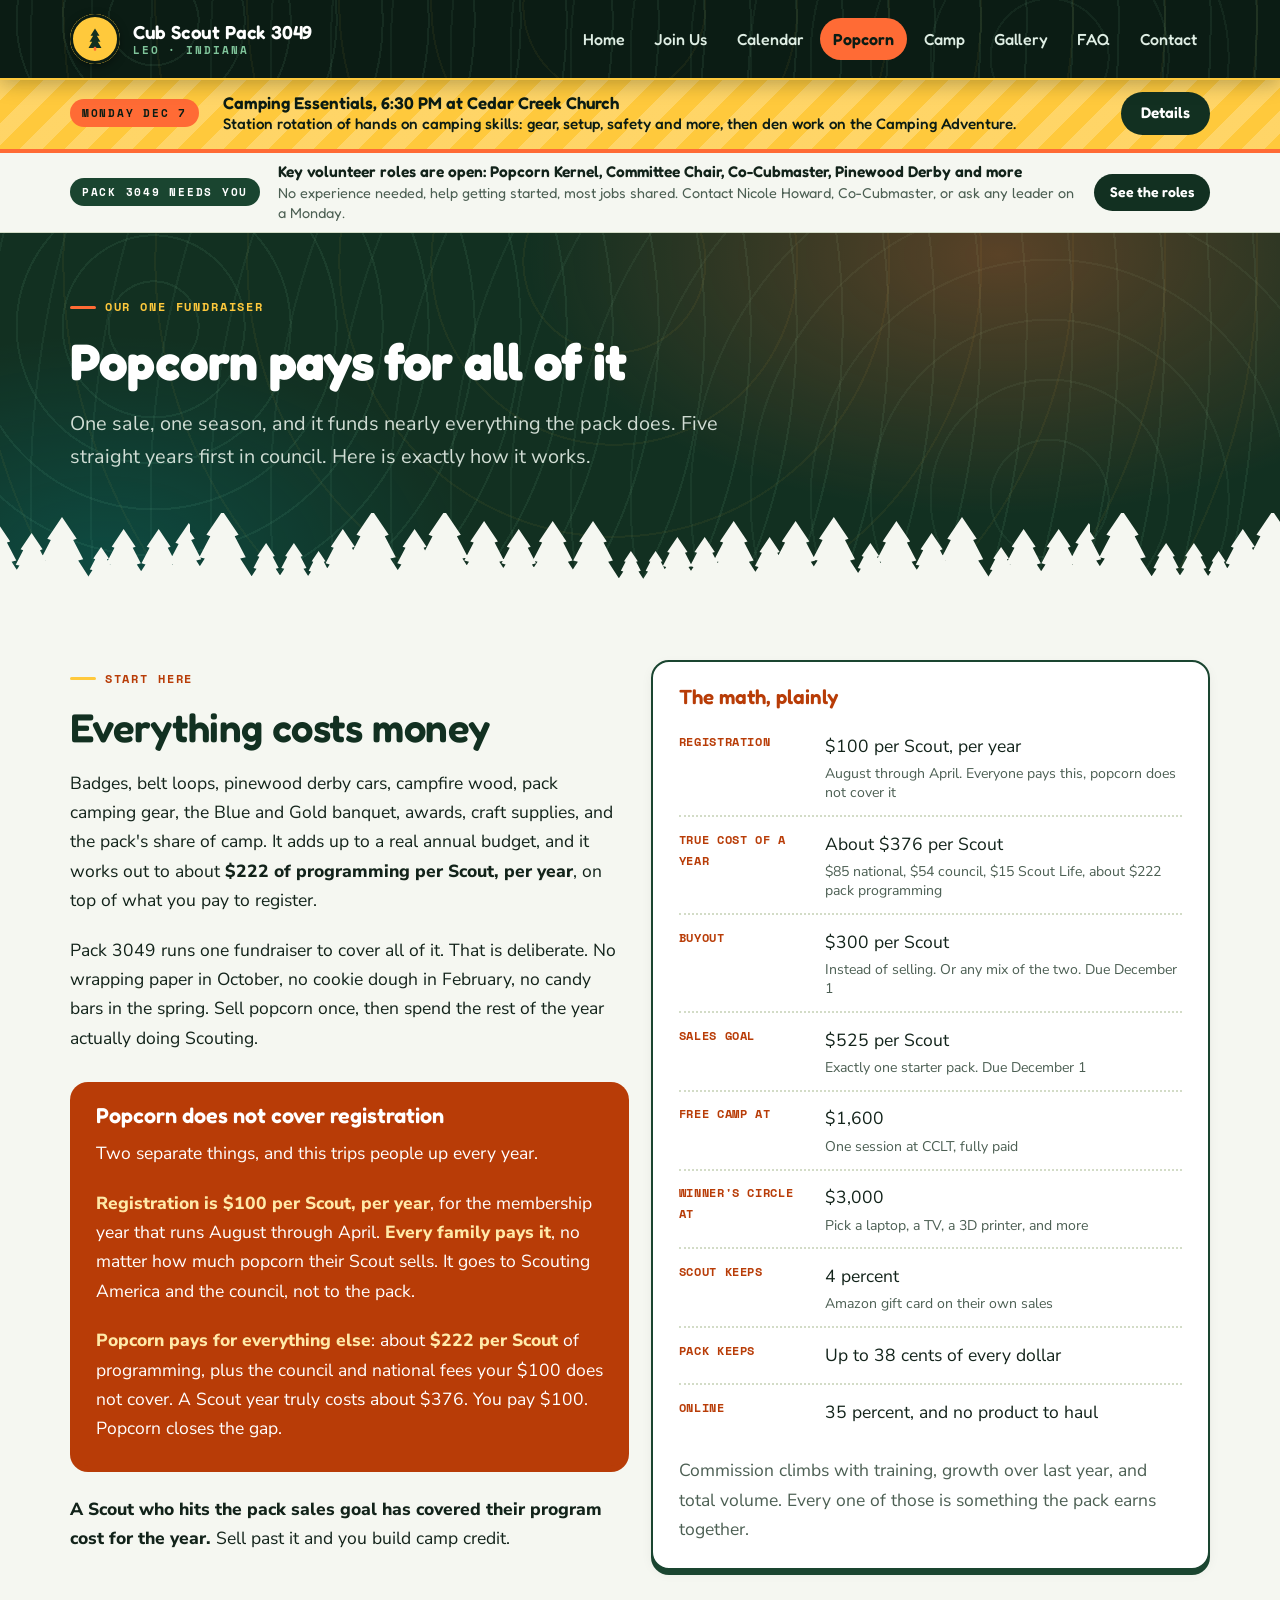
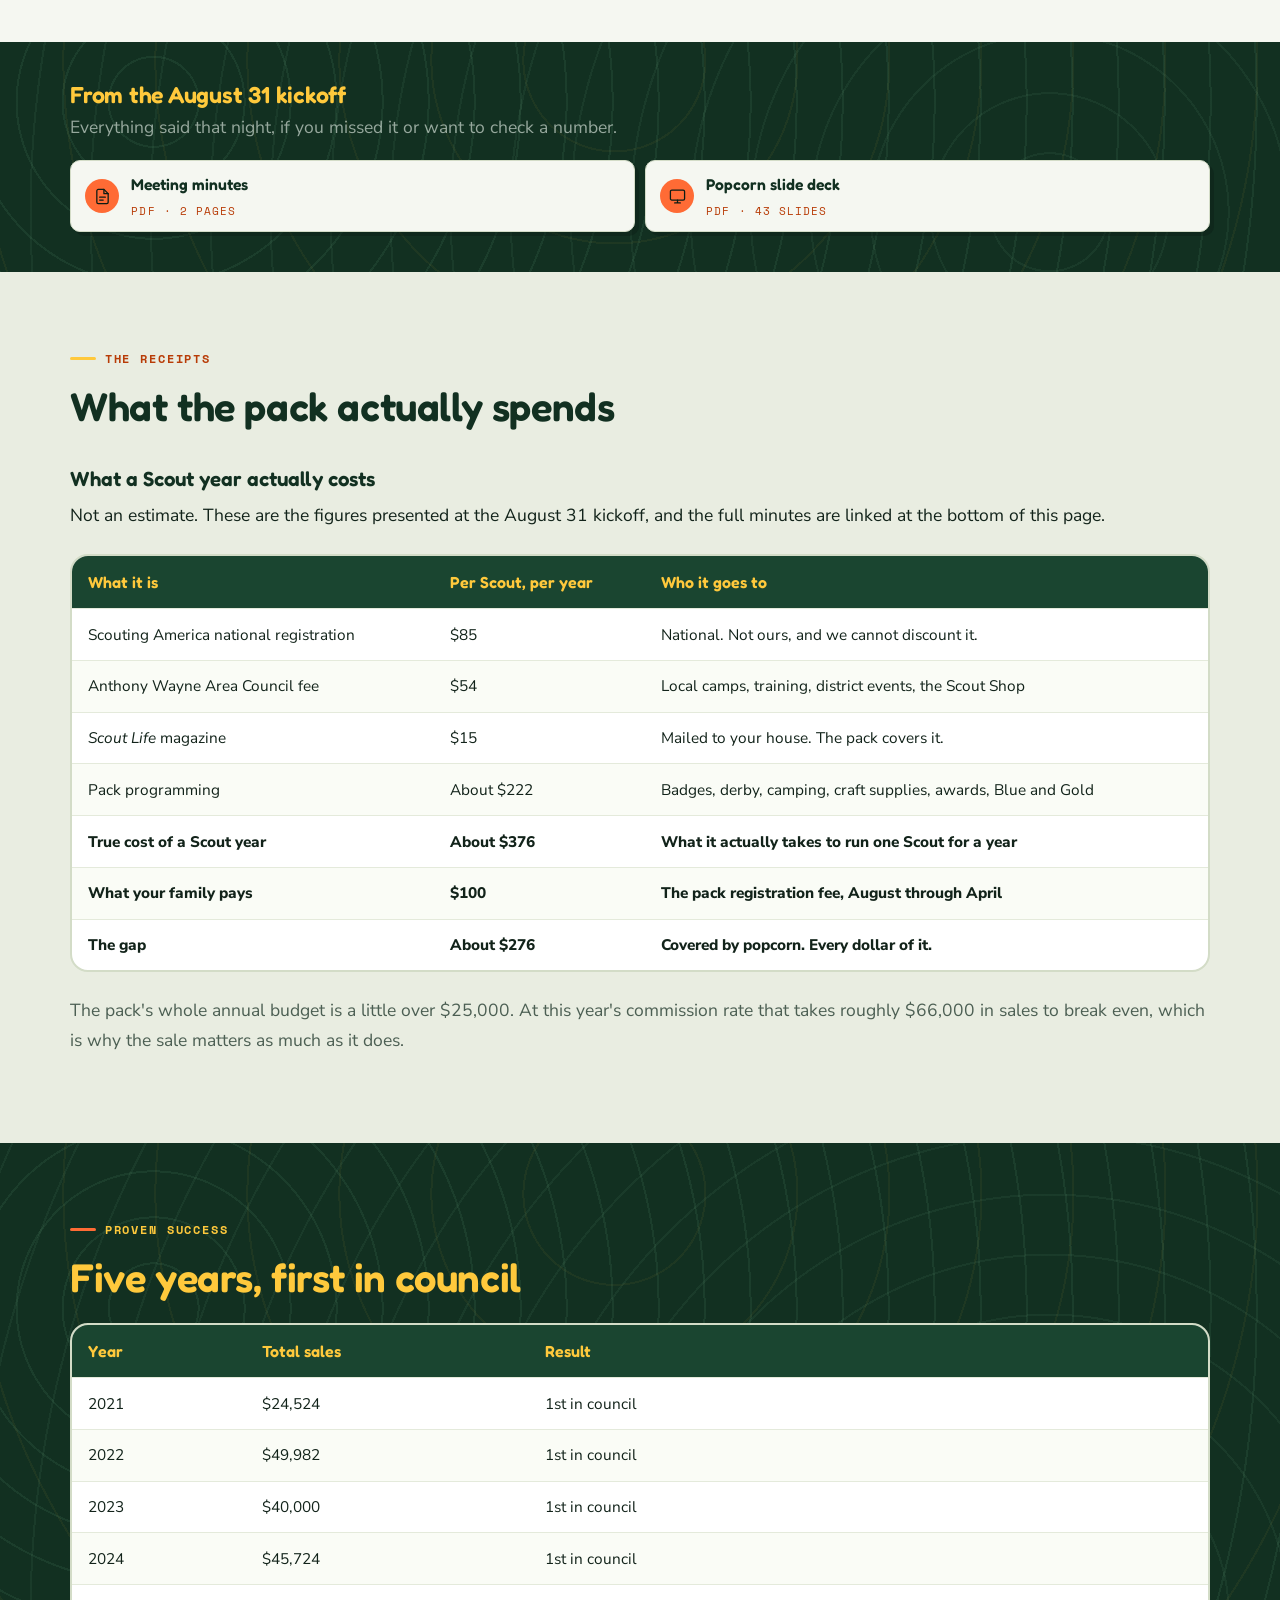
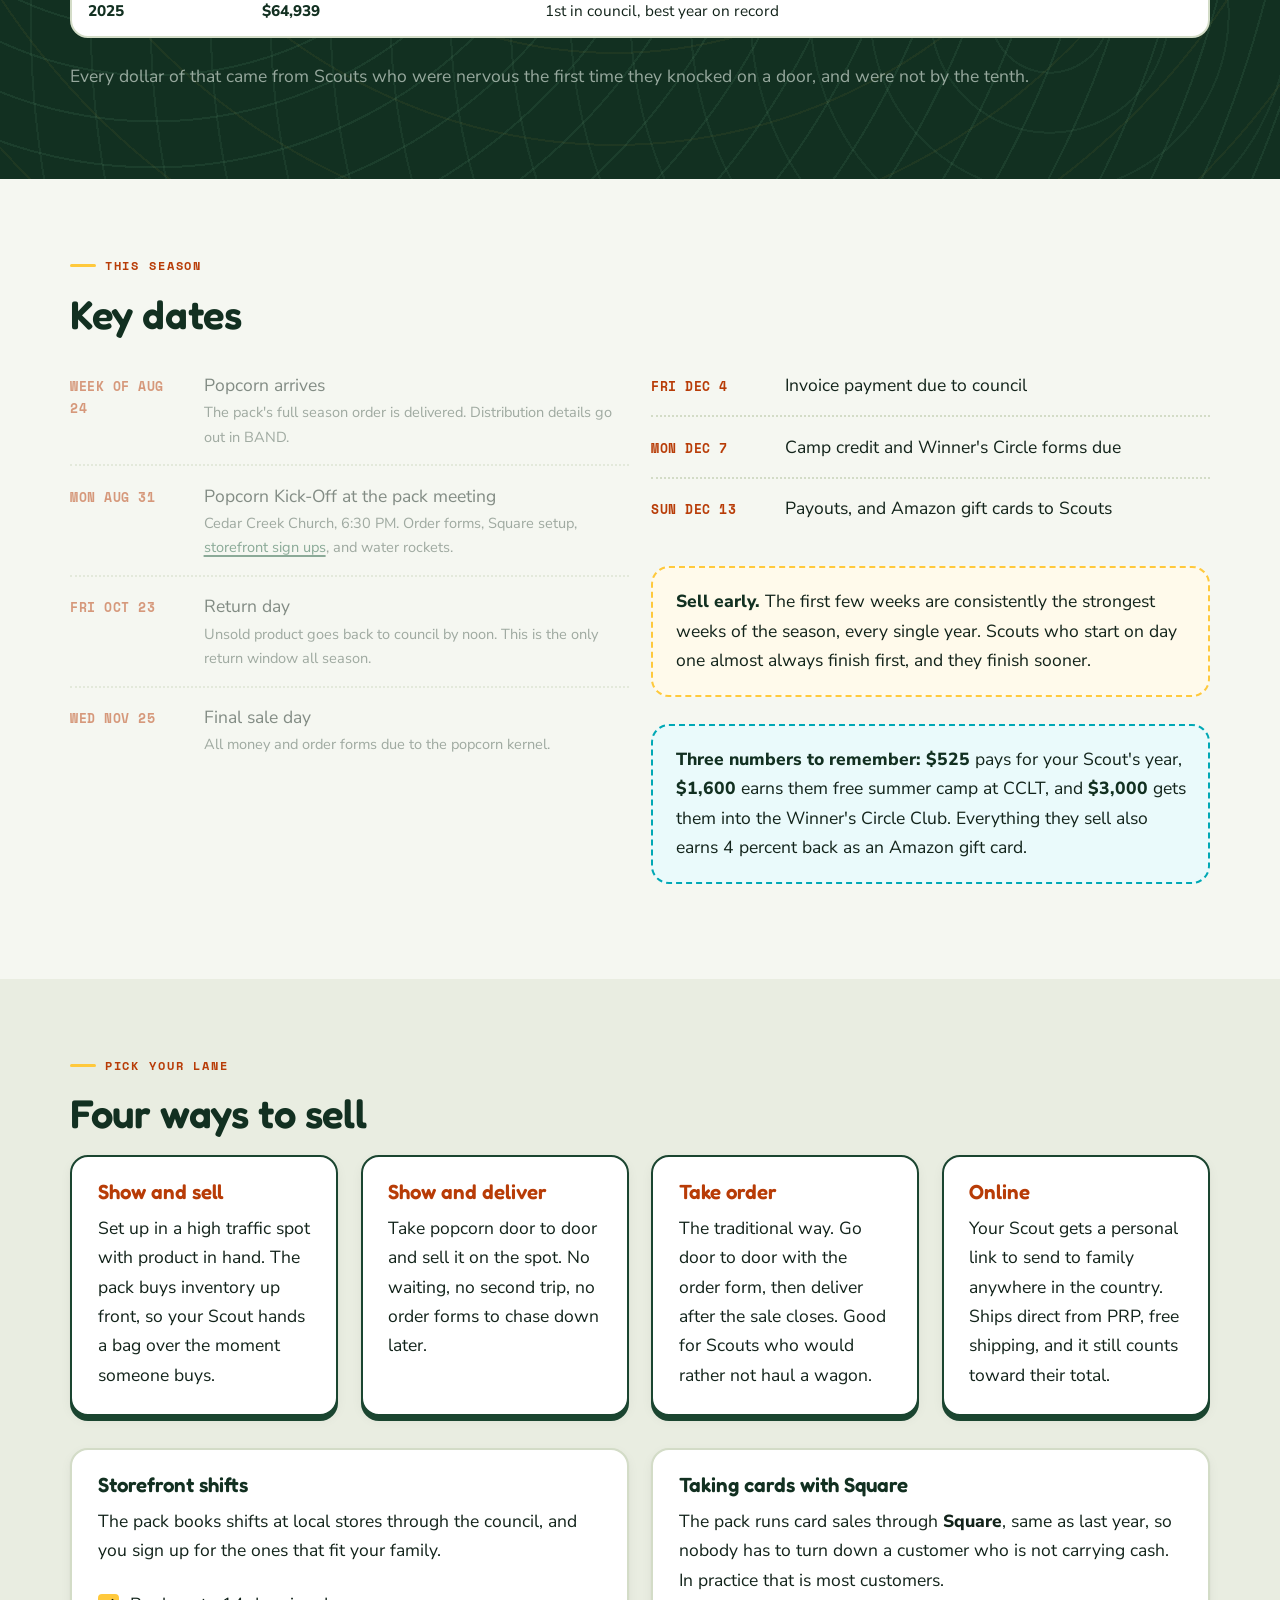
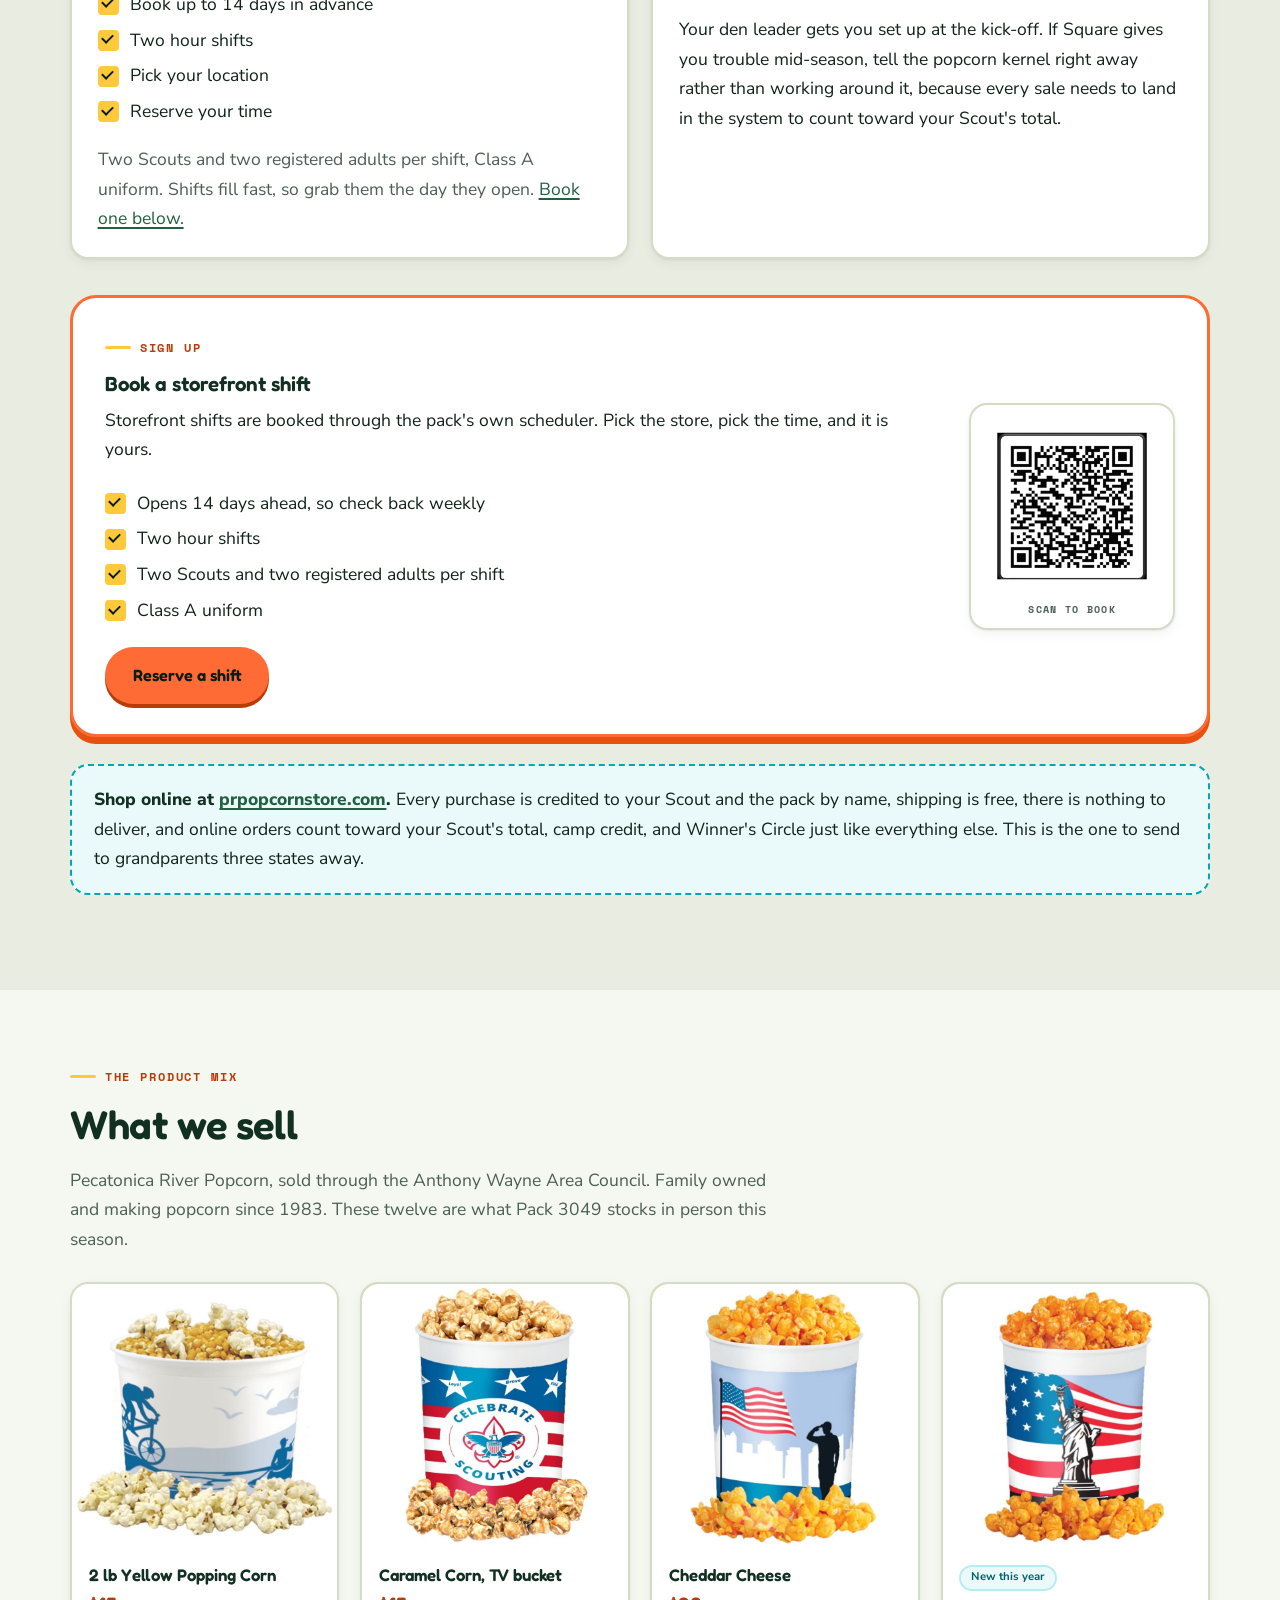
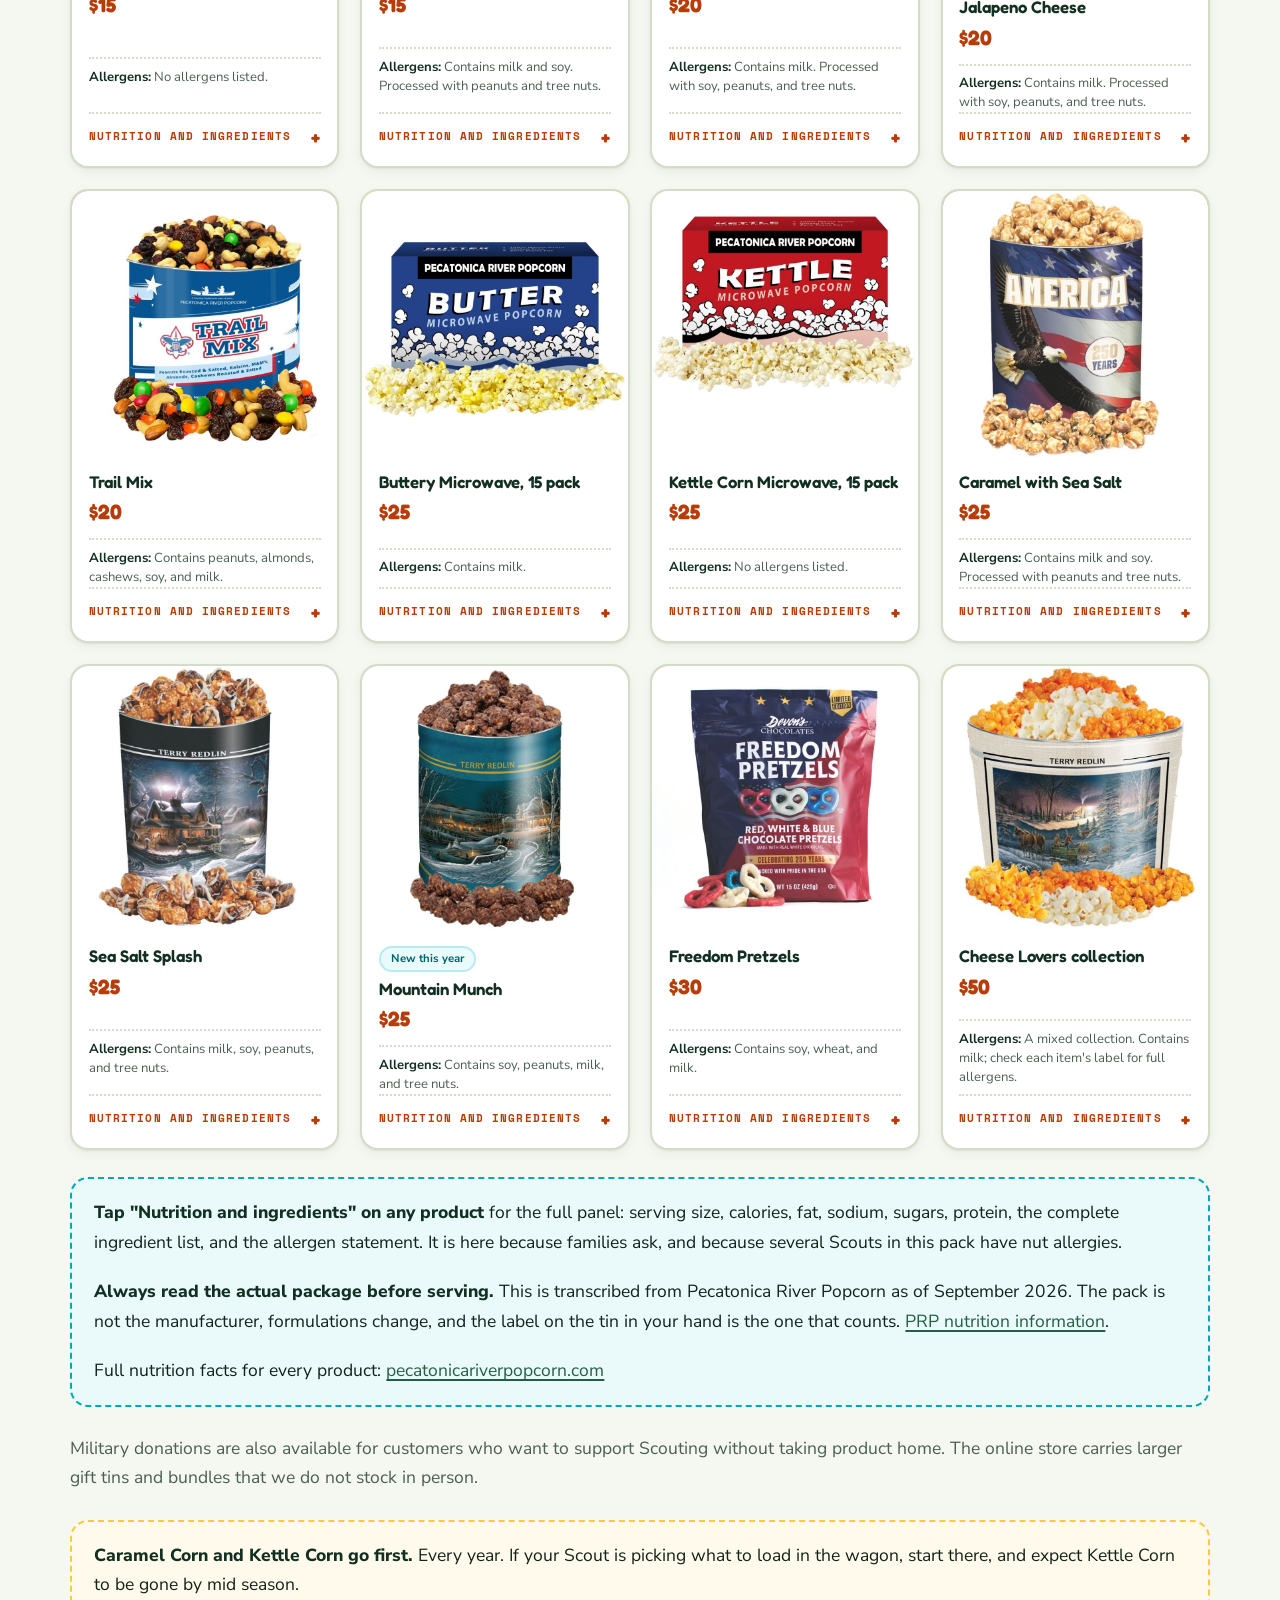
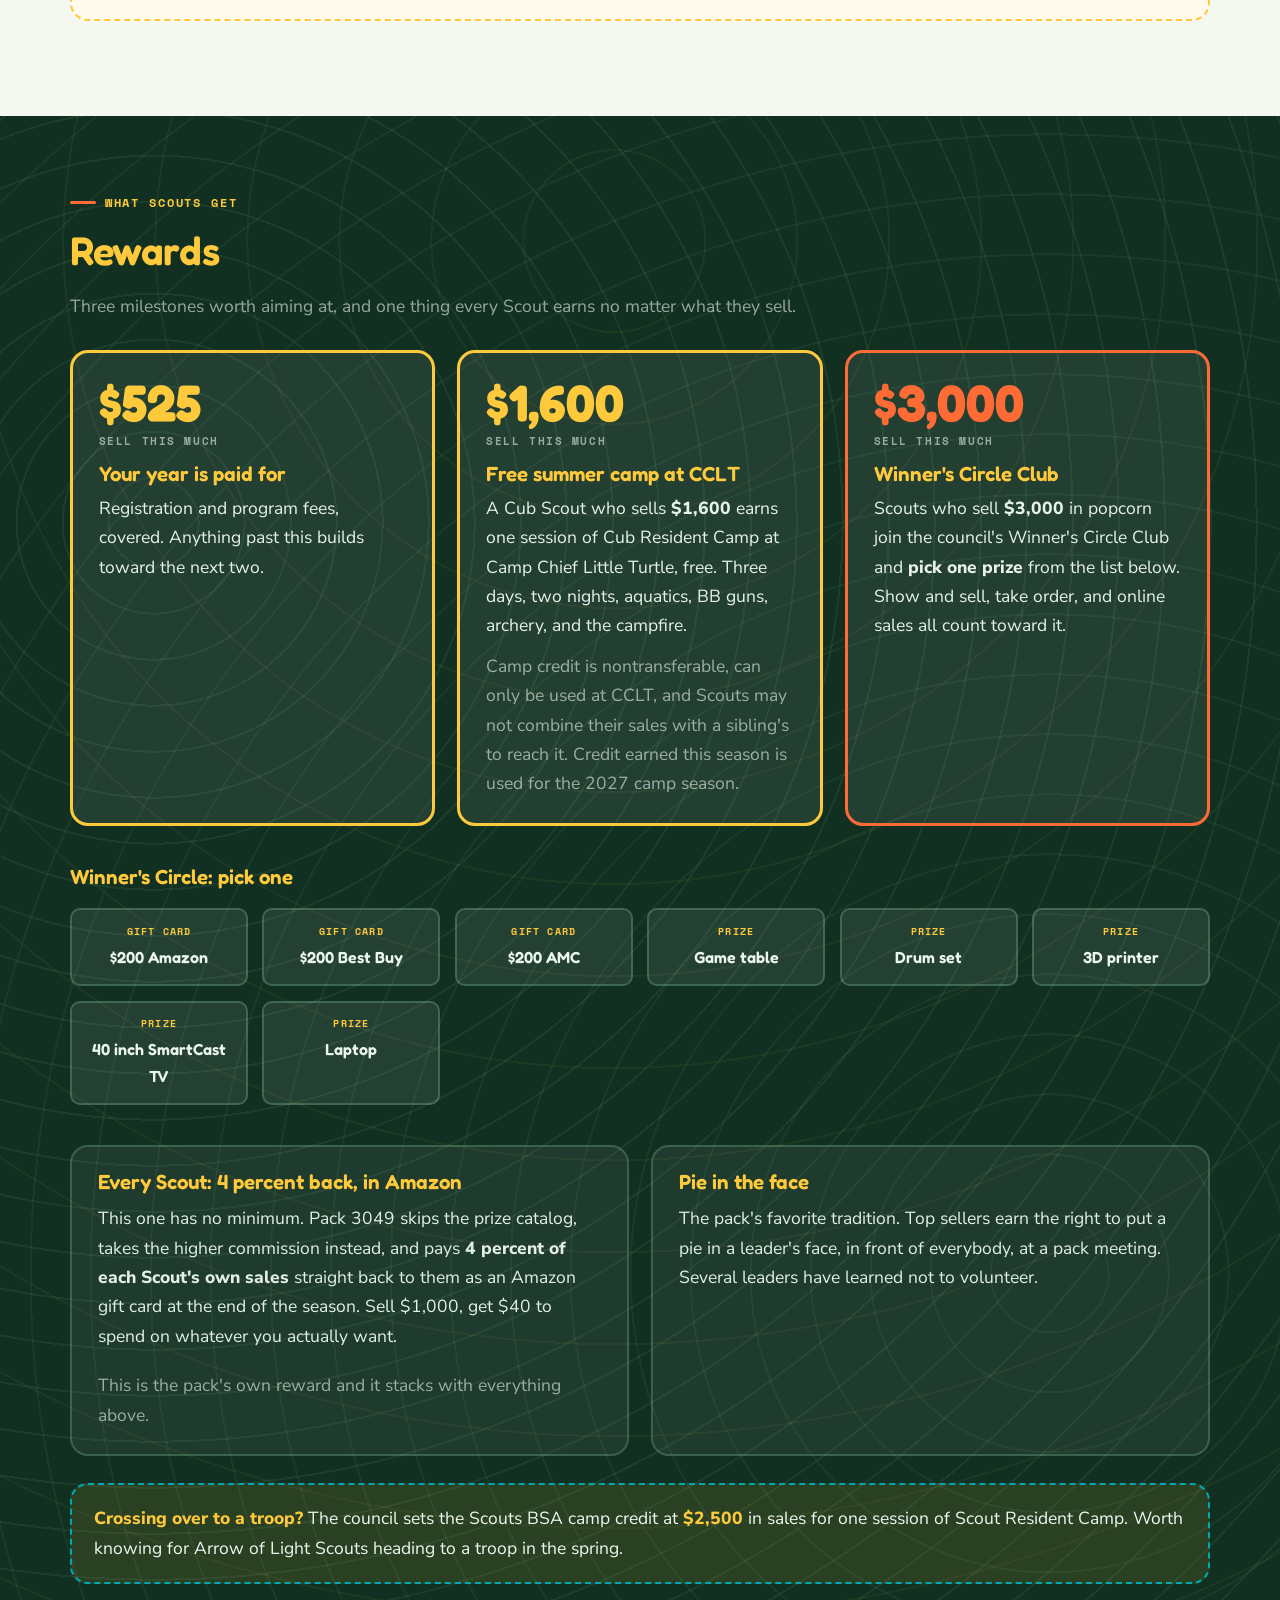
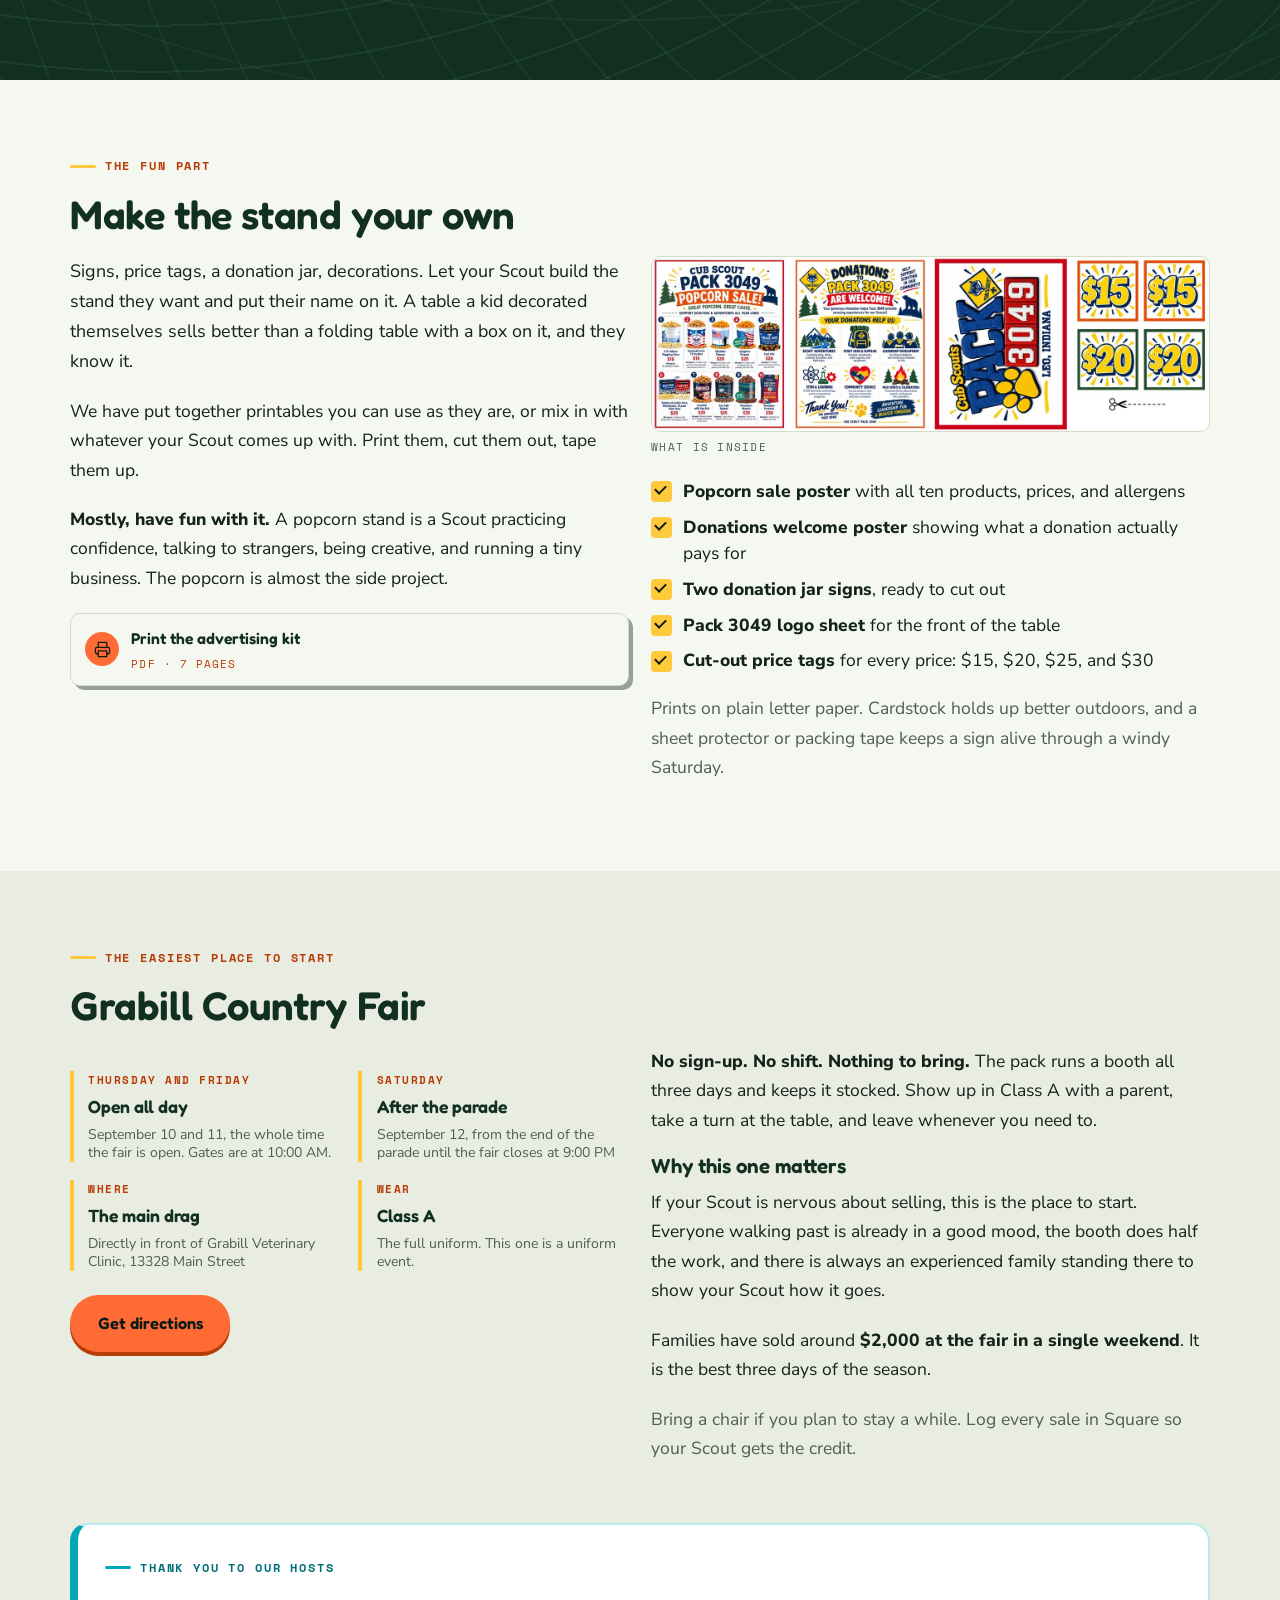
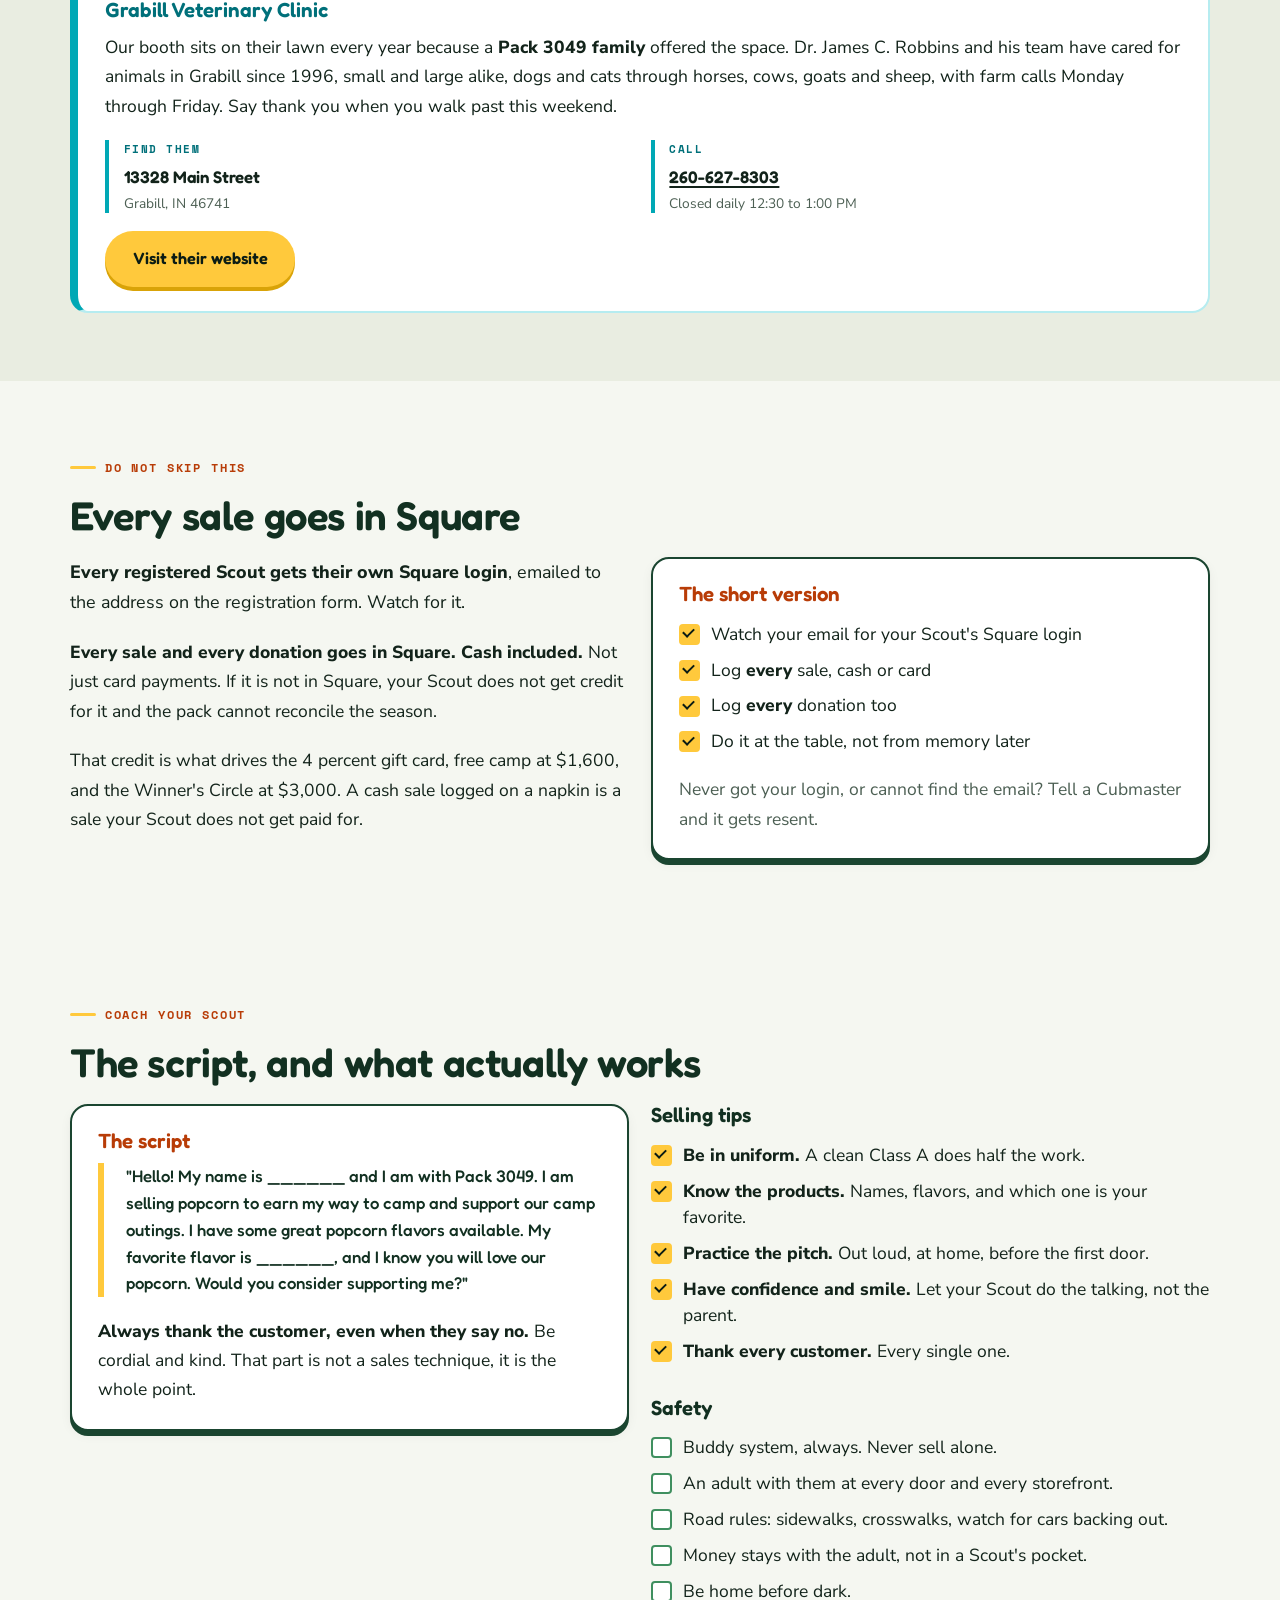
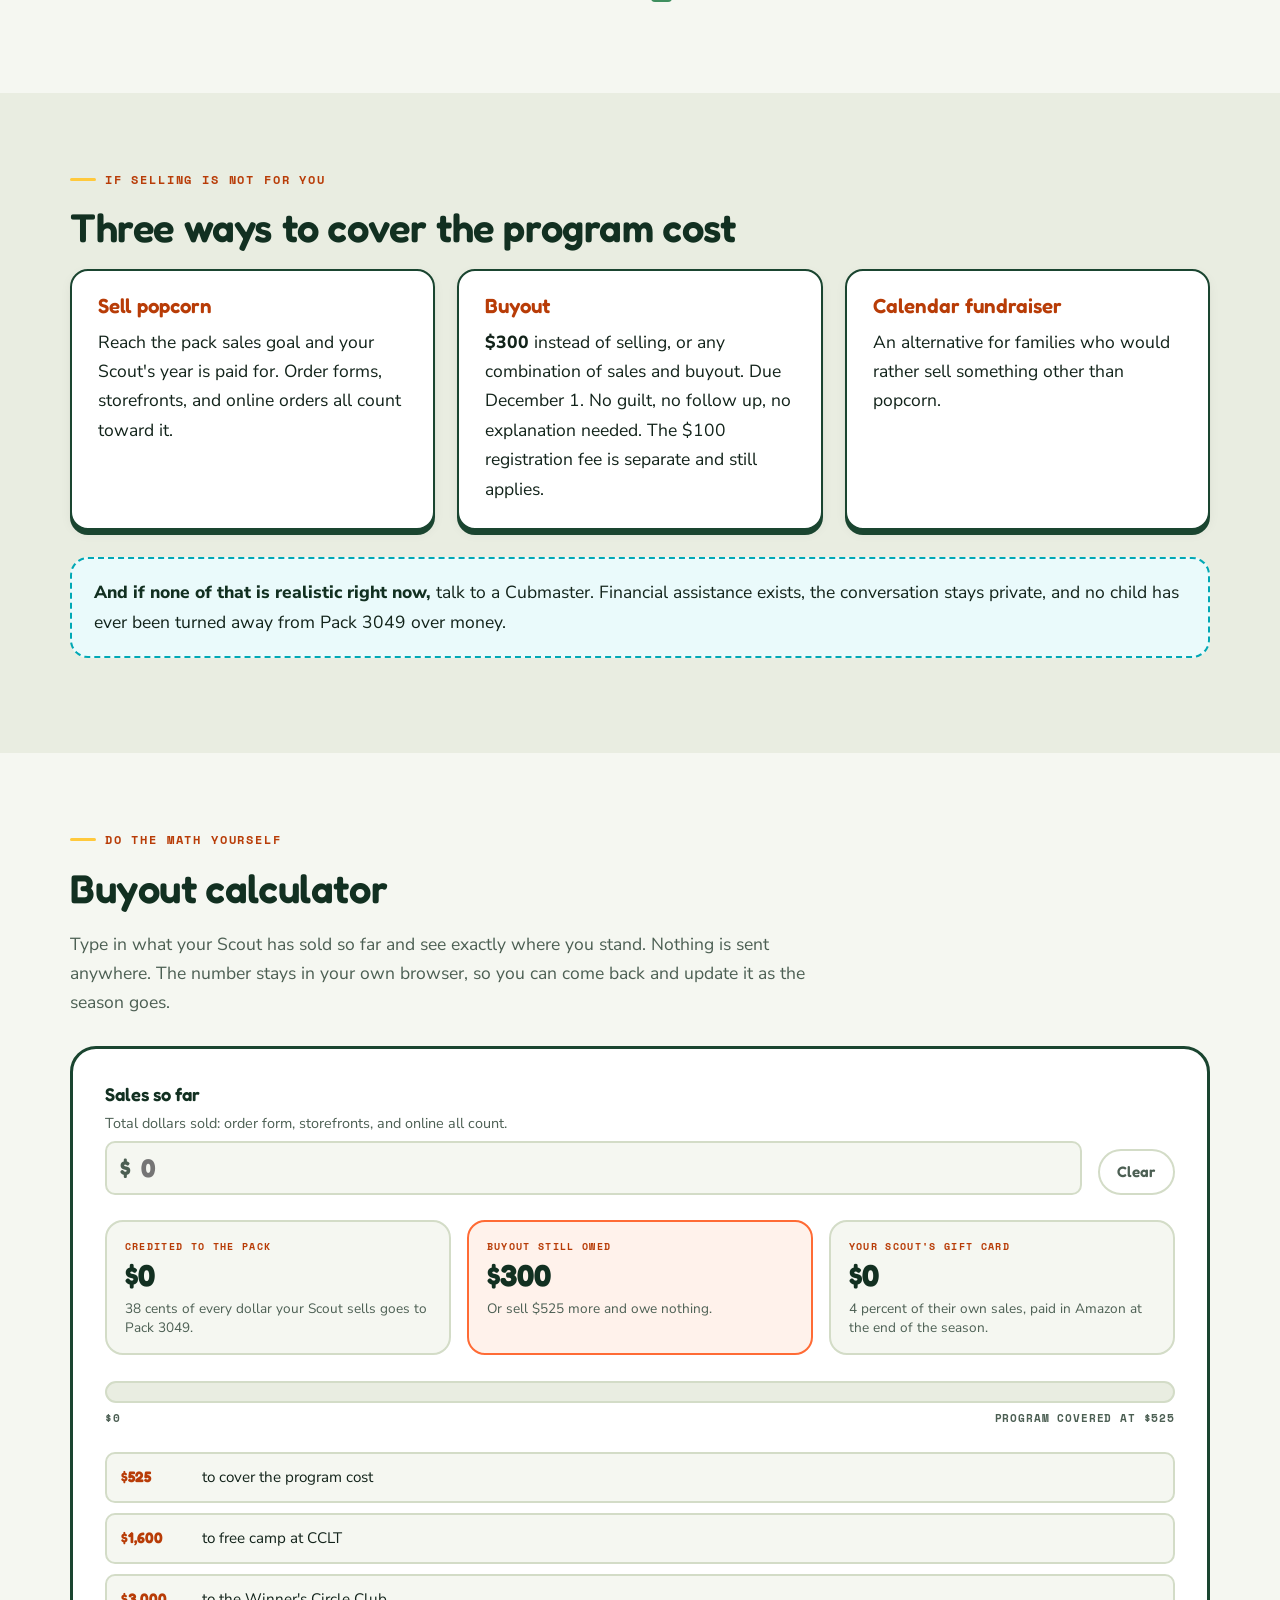
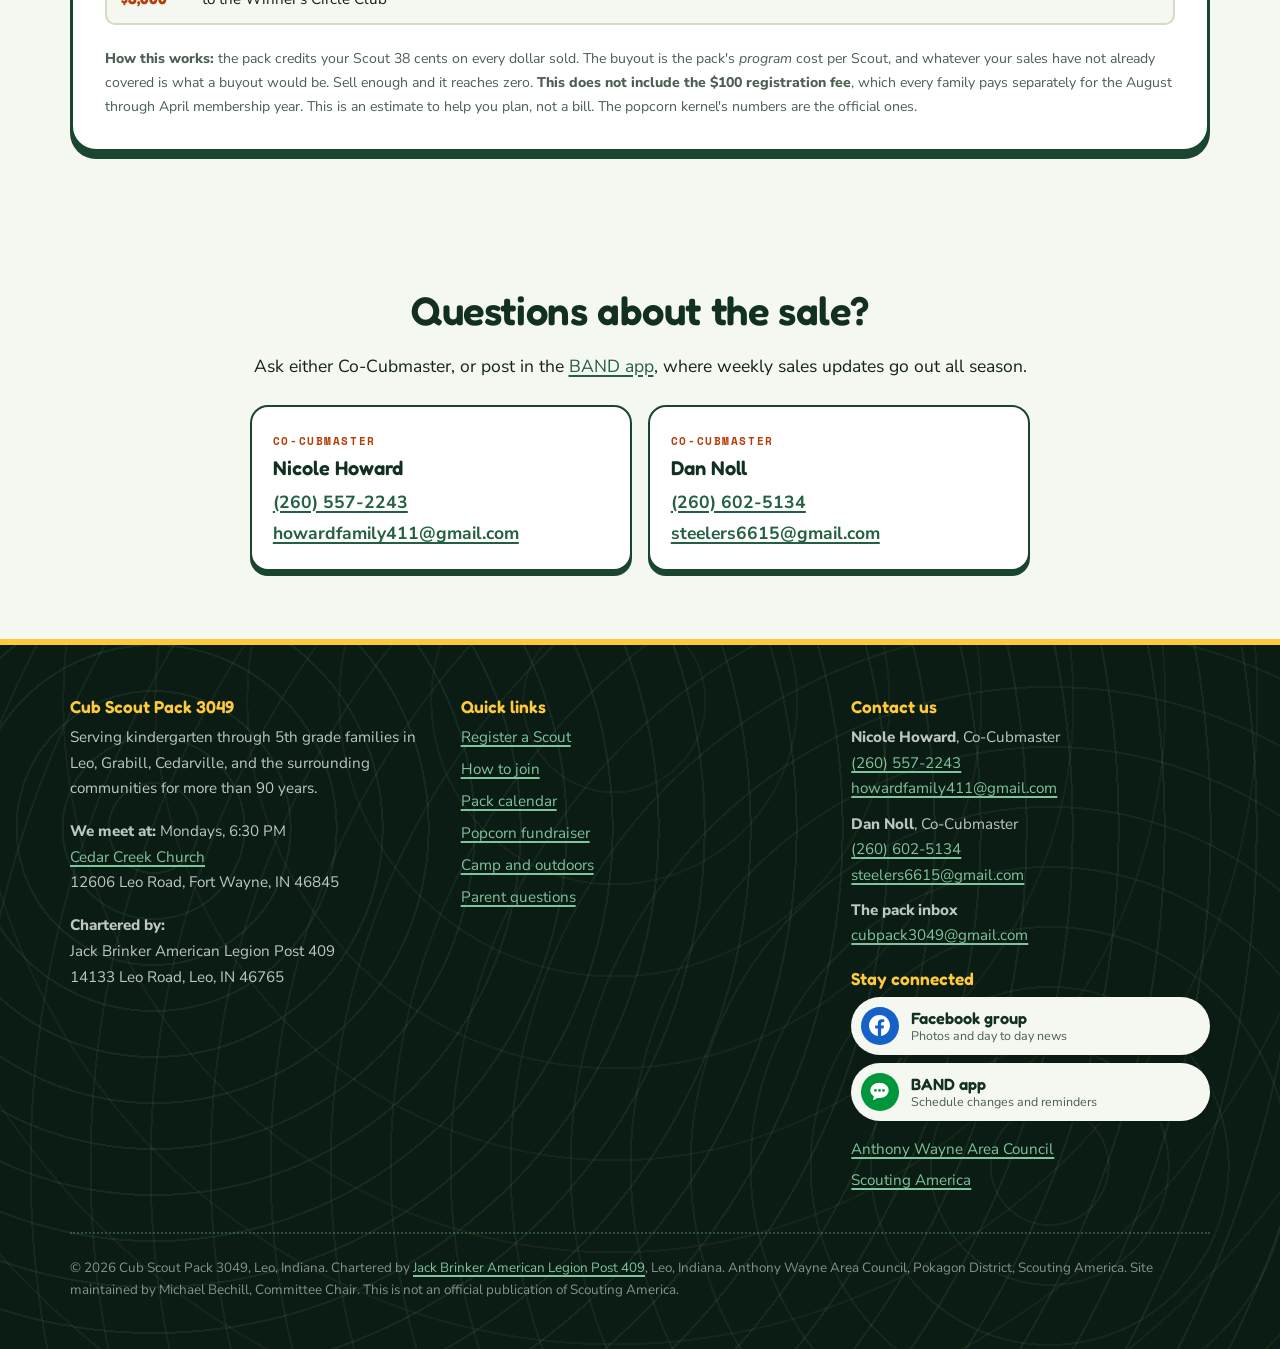
<file: popcorn.html>
<!DOCTYPE html>
<html lang="en">
<head>
<meta charset="utf-8">
<meta name="viewport" content="width=device-width, initial-scale=1">
<title>Popcorn Fundraiser | Cub Scout Pack 3049</title>
<meta name="description" content="How the Pack 3049 popcorn sale works: this season's dates, the full product list and prices, the four ways to sell, storefront shifts, Square card payments, free camp at $1,600, the Winner's Circle Club at $3,000, and a script for your Scout.">
<meta name="theme-color" content="#123021">
<link rel="preconnect" href="https://fonts.googleapis.com">
<link rel="preconnect" href="https://fonts.gstatic.com" crossorigin>
<link href="https://fonts.googleapis.com/css2?family=Fredoka:wght@500;600;700&family=Nunito+Sans:wght@400;600;700;800&family=Space+Mono:wght@700&display=swap" rel="stylesheet">
<link rel="stylesheet" href="assets/style.css">
<link rel="icon" href="/favicon.ico" sizes="32x32">
<link rel="icon" href="/favicon.svg" type="image/svg+xml">
<link rel="apple-touch-icon" href="/apple-touch-icon.png">
<link rel="manifest" href="/site.webmanifest">
<link rel="canonical" href="https://pack3049.com/popcorn.html">
<meta property="og:title" content="Popcorn Fundraiser | Cub Scout Pack 3049">
<meta property="og:description" content="How the Pack 3049 popcorn sale works: this season's dates, the full product list and prices, the four ways to sell, storefront shifts, Square card payments, free camp at $1,600, the Winner's Circle Club at $3,000, and a script for your Scout.">
<meta property="og:type" content="website">
<meta property="og:url" content="https://pack3049.com/popcorn.html">
<meta property="og:site_name" content="Cub Scout Pack 3049">
</head>
<body>
<a class="skip" href="#main">Skip to content</a>

<header class="site-header">
  <div class="wrap">
    <a class="brand" href="index.html">
      <span class="brand__mark" aria-hidden="true">
        <svg viewBox="0 0 32 32" fill="none"><path d="M16 3l5.5 9h-3.2l4.4 7.5h-3.2L24 27H8l4.5-7.5H9.3L13.7 12h-3.2z" fill="#123021"/><rect x="14.5" y="25.5" width="3" height="5" rx="1" fill="#ff6b35"/></svg>
      </span>
      <span class="brand__text">
        <span class="brand__name">Cub Scout Pack 3049</span>
        <span class="brand__sub">Leo &middot; Indiana</span>
      </span>
    </a>
    <button class="nav-toggle" type="button" aria-expanded="false" aria-controls="primary-nav">Menu</button>
    <nav class="nav" id="primary-nav" aria-label="Primary">
      <a href="index.html">Home</a>
      <a href="join.html">Join Us</a>
      <a href="calendar.html">Calendar</a>
      <a href="popcorn.html" aria-current="page">Popcorn</a>
      <a href="camp.html">Camp</a>
      <a href="gallery.html">Gallery</a>
      <a href="faq.html">FAQ</a>
      <a href="contact.html">Contact</a>
    </nav>
  </div>
</header>

<!-- Site wide announcement. It removes itself the day after data-until.
     To change or retire it early, edit BANNER near the top of build.py. -->
<div class="eventbar" data-until="2026-11-09">  <!-- This Monday: Cubservation -->
  <div class="wrap">
    <span class="eventbar__tag">Monday Nov 9</span>
    <p class="eventbar__text">Cubservation with Metea County Park, 6:30 PM at Cedar Creek Church
      <span>Conservation and community service night. Metea runs two sessions, younger dens first, then
      Bears and Webelos. Popcorn swap as usual: bring back what is not selling, take what you need.</span></p>
    <a class="eventbar__cta" href="index.html#meetings">The next six Mondays</a>
  </div>
</div>
<div class="eventbar" data-from="2026-11-10" data-until="2026-11-16">  <!-- This Monday: Flag Respect -->
  <div class="wrap">
    <span class="eventbar__tag">Monday Nov 16</span>
    <p class="eventbar__text">Flag Respect and Etiquette, 6:30 PM. Watch BAND for the location.
      <span>Flag ceremony and flag folding for the first 20 minutes, then den time. Popcorn swap as
      usual, one week left in the sale.</span></p>
    <a class="eventbar__cta" href="index.html#meetings">The next six Mondays</a>
  </div>
</div>
<div class="eventbar" data-from="2026-11-17" data-until="2026-11-22">  <!-- Final popcorn weekend -->
  <div class="wrap">
    <span class="eventbar__tag">Final weekend</span>
    <p class="eventbar__text">Last weekend of the popcorn sale. Let's finish strong!
      <span>Every sale, donation and online order rung in Square by Monday night counts toward your Scout's
      total. A storefront shift, a walk around the block, a few texts to family: every last sale helps.</span></p>
    <a class="eventbar__cta" href="index.html#finish">How to finish strong</a>
  </div>
</div>
<div class="eventbar" data-from="2026-11-23" data-until="2026-11-23">  <!-- Tonight: end of the popcorn sale -->
  <div class="wrap">
    <span class="eventbar__tag">Tonight</span>
    <p class="eventbar__text">Tonight is the end of the popcorn sale. Let's finish strong!
      <span>Every sale, donation and online order rung in Square under your Scout's name by tonight counts.
      One more ask, one more sale. After tonight nothing more can be added.</span></p>
    <a class="eventbar__cta" href="index.html#finish">Finish strong</a>
  </div>
</div>
<div class="eventbar eventbar--quiet" data-from="2026-11-23" data-until="2026-11-23">  <!-- Tonight: pack meeting and popcorn return -->
  <div class="wrap">
    <span class="eventbar__tag">6:30 PM tonight</span>
    <p class="eventbar__text">Pack meeting and popcorn return night at Cedar Creek Church
      <span>Bring back all unsold popcorn. $58,784 and 2,439 containers sold so far: thank you for every door,
      every shift and every sale.</span></p>
    <a class="eventbar__cta" href="index.html#meetings">Tonight's meeting</a>
  </div>
</div>
<div class="eventbar eventbar--quiet" data-from="2026-11-17" data-until="2026-11-22">  <!-- Monday is turn-in night -->
  <div class="wrap">
    <span class="eventbar__tag">Monday Nov 23</span>
    <p class="eventbar__text">Pack meeting and popcorn return night, 6:30 PM at Cedar Creek Church
      <span>Monarch Butterfly Conservation and the first word on the Pinewood Derby. Bring back all unsold popcorn.
      Hold your settling up check until the final packet arrives after the audit.</span></p>
    <a class="eventbar__cta" href="index.html#meetings">The next few Mondays</a>
  </div>
</div>
<div class="eventbar eventbar--quiet" data-from="2026-11-24" data-until="2026-12-01">  <!-- Thanksgiving break -->
  <div class="wrap">
    <span class="eventbar__tag">Settling up</span>
    <p class="eventbar__text">Popcorn checks due Tuesday, December 1. No Cub Scouts Monday November 30.
      <span>Wait for the final packet with your family's number, then one check to "Pack 3049." Next meeting is
      Camping Essentials on December 7.</span></p>
    <a class="eventbar__cta" href="index.html#settle">Settling up</a>
  </div>
</div>
<div class="eventbar" data-from="2026-12-02" data-until="2026-12-07">  <!-- This Monday: Camping Essentials -->
  <div class="wrap">
    <span class="eventbar__tag">Monday Dec 7</span>
    <p class="eventbar__text">Camping Essentials, 6:30 PM at Cedar Creek Church
      <span>Station rotation of hands on camping skills: gear, setup, safety and more, then den work
      on the Camping Adventure.</span></p>
    <a class="eventbar__cta" href="index.html#meetings">Details</a>
  </div>
</div>
<div class="eventbar" data-from="2026-12-08" data-until="2026-12-14">  <!-- This Monday: AOL crossover -->
  <div class="wrap">
    <span class="eventbar__tag">Monday Dec 14</span>
    <p class="eventbar__text">Pack meeting: Arrow of Light crossover and awards, 6:30 PM
      <span>Our oldest Scouts cross over to Scouts BSA and the fall's awards are handed out. Bring the
      whole family and a camera.</span></p>
    <a class="eventbar__cta" href="index.html#meetings">Details</a>
  </div>
</div>
<div class="eventbar eventbar--quiet" data-from="2026-11-24" data-until="2026-12-31">  <!-- Volunteer roles, back after the popcorn sale -->
  <div class="wrap">
    <span class="eventbar__tag">Pack 3049 needs you</span>
    <p class="eventbar__text">Key volunteer roles are open: Popcorn Kernel, Committee Chair, Co-Cubmaster, Pinewood Derby and more
      <span>No experience needed, help getting started, most jobs shared. Contact Nicole Howard,
      Co-Cubmaster, or ask any leader on a Monday.</span></p>
    <a class="eventbar__cta" href="index.html#volunteer">See the roles</a>
  </div>
</div>

<main id="main">

<section class="hero hero--page">
  <div class="wrap">
    <span class="eyebrow">Our one fundraiser</span>
    <h1>Popcorn pays for all of it</h1>
    <p class="lede">One sale, one season, and it funds nearly everything the pack does. Five straight years first in council. Here is exactly how it works.</p>
  </div>
</section>
<!-- POPCORN SALE UPDATE. Replace the numbers each week. Hides itself after data-until. -->
<section class="section pu" id="update" data-until="2026-11-30">
  <style>
    .pu .pu__head { display:flex; flex-wrap:wrap; align-items:baseline; justify-content:space-between; gap:.4rem 1.2rem; margin-bottom:1.2rem; }
    .pu .pu__asof { font-family:var(--mono); font-size:.72rem; font-weight:700; letter-spacing:.08em; text-transform:uppercase; color:var(--ink-soft); }
    .pu .fact__num { font-size:2.1rem; }
    .pu .pu__goal { margin-top:1.8rem; background:var(--white); color:var(--ink); border:2.5px solid var(--pine-800); border-radius:var(--radius); box-shadow:0 5px 0 var(--pine-800); padding:1.2rem 1.3rem; }
    .pu .pu__goal h3 { margin:0 0 .3rem; }
    .pu .pu__goal p { margin:.2rem 0 0; }
    .pu .calc__bar { margin-top:1rem; }
    .pu .pu__cols { display:grid; grid-template-columns:repeat(auto-fit, minmax(260px, 1fr)); gap:1.2rem; margin-top:1.8rem; }
  </style>
  <div class="wrap">
    <div class="pu__head">
      <div>
        <span class="eyebrow">Sale update</span>
        <h2 style="margin:0">Where the 2026 sale stands</h2>
      </div>
      <span class="pu__asof">As of Monday afternoon, November 23 &middot; last day of the sale</span>
    </div>

    <div class="facts">
      <div class="fact"><div class="fact__num">$58,784</div><div class="fact__label">sold so far, counting product, donations and online orders</div></div>
      <div class="fact"><div class="fact__num">2,439</div><div class="fact__label">containers of popcorn sold</div></div>
      <div class="fact"><div class="fact__num">50</div><div class="fact__label">Scouts with their year covered at $525</div></div>
      <div class="fact"><div class="fact__num">17</div><div class="fact__label">free summer camps earned at $1,600</div></div>
      <div class="fact"><div class="fact__num">5</div><div class="fact__label">families in the Winner's Circle at $3,000</div></div>
    </div>

    <div class="pu__goal" style="border-color:var(--fire-500);box-shadow:0 5px 0 var(--fire-500)">
      <h3>Tonight is the end of the popcorn sale</h3>
      <p>Every sale, donation and online order rung in Square under your Scout's name <strong>by tonight, Monday, November 23</strong>
         counts toward their total and their Amazon gift card. After tonight nothing more can be added. One more ask, one more sale: let's finish strong!</p>
    </div>

    <div class="pu__cols">
      <div class="card">
        <h3>The last day</h3>
        <ul class="checklist">
          <li><strong>The sale ends tonight, Monday, November 23.</strong> Today is the last popcorn day.</li>
          <li><strong>Ring every sale and donation in Square</strong> under your Scout's name by tonight, so it counts toward their total.</li>
          <li><strong>Bring back any unsold popcorn tonight</strong> at the pack meeting, 6:30 PM at Cedar Creek Church.</li>
          <li>Close to $525, $1,600 or $3,000? A sale or two today can get you there. Try the <a href="#calculator">calculator</a> below.</li>
          <li>Every sale adds to your Scout's Amazon gift card, so one more sale today matters.</li>
        </ul>
      </div>
      <div class="card">
        <h3>Settling up</h3>
        <ul class="checklist">
          <li>One check per family, payable to <strong>"Pack 3049"</strong>, by December 1.</li>
          <li><strong>Please hold popcorn and buyout checks until after Thanksgiving.</strong> We finish the final audit first.</li>
          <li>Final numbers go out to families the week of November 23.</li>
          <li>Registration can be paid any time in Square.</li>
          <li>Questions? Ask your den leader or either Co-Cubmaster, or post in the <a href="https://band.us/n/a8a0b4Jfwc2b5">BAND app</a>.</li>
        </ul>
      </div>
    </div>
  </div>
</section>


<section class="section">
  <div class="wrap">
    <div class="grid grid--2">
      <div>
        <span class="eyebrow">Start here</span>
        <h2>Everything costs money</h2>
        <p>Badges, belt loops, pinewood derby cars, campfire wood, pack camping gear, the Blue and Gold banquet, awards, craft supplies, and the pack's share of camp. It adds up to a real annual budget, and it works out to about <strong>$222 of programming per Scout, per year</strong>, on top of what you pay to register.</p>
        <p>Pack 3049 runs one fundraiser to cover all of it. That is deliberate. No wrapping paper in October, no cookie dough in February, no candy bars in the spring. Sell popcorn once, then spend the rest of the year actually doing Scouting.</p>
        <div class="alert">
          <h3>Popcorn does not cover registration</h3>
          <p>Two separate things, and this trips people up every year.</p>
          <p><strong>Registration is $100 per Scout, per year</strong>, for the membership year that runs August through April. <strong>Every family pays it</strong>, no matter how much popcorn their Scout sells. It goes to Scouting America and the council, not to the pack.</p>
          <p><strong>Popcorn pays for everything else</strong>: about <strong>$222 per Scout</strong> of programming, plus the council and national fees your $100 does not cover. A Scout year truly costs about $376. You pay $100. Popcorn closes the gap.</p>
        </div>
        <p><strong>A Scout who hits the pack sales goal has covered their program cost for the year.</strong> Sell past it and you build camp credit.</p>
      </div>
      <div>
        <div class="card card--accent">
          <h3>The math, plainly</h3>
          <div class="rows">
            <div><span class="k">Registration</span><span class="v">$100 per Scout, per year<small>August through April. Everyone pays this, popcorn does not cover it</small></span></div>
            <div><span class="k">True cost of a year</span><span class="v">About $376 per Scout<small>$85 national, $54 council, $15 Scout Life, about $222 pack programming</small></span></div>
            <div><span class="k">Buyout</span><span class="v">$300 per Scout<small>Instead of selling. Or any mix of the two. Due December 1</small></span></div>
            <div><span class="k">Sales goal</span><span class="v">$525 per Scout<small>Exactly one starter pack. Due December 1</small></span></div>
            <div><span class="k">Free camp at</span><span class="v">$1,600<small>One session at CCLT, fully paid</small></span></div>
            <div><span class="k">Winner's Circle at</span><span class="v">$3,000<small>Pick a laptop, a TV, a 3D printer, and more</small></span></div>
            <div><span class="k">Scout keeps</span><span class="v">4 percent<small>Amazon gift card on their own sales</small></span></div>
            <div><span class="k">Pack keeps</span><span class="v">Up to 38 cents of every dollar</span></div>
            <div><span class="k">Online</span><span class="v">35 percent, and no product to haul</span></div>
          </div>
          <p class="muted" style="margin-top:1rem">Commission climbs with training, growth over last year, and total volume. Every one of those is something the pack earns together.</p>
        </div>
      </div>
    </div>
  </div>
</section>







<section class="section section--pine" style="padding:2.5rem 0">
  <div class="wrap">
    <h2 style="font-size:1.45rem;margin-bottom:.35rem">From the August 31 kickoff</h2>
    <p class="muted" style="margin-bottom:1.1rem">Everything said that night, if you missed it or want to check a number.</p>
    <div class="docs">
      <a class="doc" href="docs/pack3049-kickoff-minutes-2026-08-31.pdf">
        <span class="doc__type" aria-hidden="true">
          <svg viewBox="0 0 24 24" fill="none" stroke="currentColor" stroke-width="1.8" stroke-linecap="round" stroke-linejoin="round">
            <path d="M14 2H6a2 2 0 0 0-2 2v16a2 2 0 0 0 2 2h12a2 2 0 0 0 2-2V8z"/><path d="M14 2v6h6"/>
            <path d="M8 13h8M8 17h5"/></svg>
        </span>
        <span class="doc__text"><b>Meeting minutes</b><em>PDF &middot; 2 pages</em></span>
      </a>
      <a class="doc" href="docs/pack3049-popcorn-kickoff-2026.pdf">
        <span class="doc__type" aria-hidden="true">
          <svg viewBox="0 0 24 24" fill="none" stroke="currentColor" stroke-width="1.8" stroke-linecap="round" stroke-linejoin="round">
            <rect x="2" y="3" width="20" height="14" rx="2"/><path d="M8 21h8M12 17v4"/></svg>
        </span>
        <span class="doc__text"><b>Popcorn slide deck</b><em>PDF &middot; 43 slides</em></span>
      </a>
    </div>
  </div>
</section>

<section class="section section--tint">
  <div class="wrap">
    <span class="eyebrow">The receipts</span>
    <h2>What the pack actually spends</h2>
    <h3 style="margin-top:2.5rem">What a Scout year actually costs</h3>
    <p>Not an estimate. These are the figures presented at the August 31 kickoff, and the full
       minutes are linked at the bottom of this page.</p>
    <div class="table-scroll">
      <table>
        <caption class="visually-hidden">True cost of a Cub Scout year in Pack 3049</caption>
        <thead><tr><th scope="col">What it is</th><th scope="col">Per Scout, per year</th><th scope="col">Who it goes to</th></tr></thead>
        <tbody>
          <tr><td>Scouting America national registration</td><td>$85</td><td>National. Not ours, and we cannot discount it.</td></tr>
          <tr><td>Anthony Wayne Area Council fee</td><td>$54</td><td>Local camps, training, district events, the Scout Shop</td></tr>
          <tr><td><em>Scout Life</em> magazine</td><td>$15</td><td>Mailed to your house. The pack covers it.</td></tr>
          <tr><td>Pack programming</td><td>About $222</td><td>Badges, derby, camping, craft supplies, awards, Blue and Gold</td></tr>
          <tr><td><strong>True cost of a Scout year</strong></td><td><strong>About $376</strong></td><td><strong>What it actually takes to run one Scout for a year</strong></td></tr>
          <tr><td><strong>What your family pays</strong></td><td><strong>$100</strong></td><td><strong>The pack registration fee, August through April</strong></td></tr>
          <tr><td><strong>The gap</strong></td><td><strong>About $276</strong></td><td><strong>Covered by popcorn. Every dollar of it.</strong></td></tr>
        </tbody>
      </table>
    </div>
    <p class="muted">The pack's whole annual budget is a little over $25,000. At this year's commission
       rate that takes roughly $66,000 in sales to break even, which is why the sale matters as much as
       it does.</p></section>

<section class="section section--pine">
  <div class="wrap">
    <span class="eyebrow">Proven success</span>
    <h2>Five years, first in council</h2>
    <div class="table-scroll">
      <table>
        <caption class="visually-hidden">Pack 3049 popcorn sales by year</caption>
        <thead><tr><th scope="col">Year</th><th scope="col">Total sales</th><th scope="col">Result</th></tr></thead>
        <tbody>
          <tr><td>2021</td><td>$24,524</td><td>1st in council</td></tr>
          <tr><td>2022</td><td>$49,982</td><td>1st in council</td></tr>
          <tr><td>2023</td><td>$40,000</td><td>1st in council</td></tr>
          <tr><td>2024</td><td>$45,724</td><td>1st in council</td></tr>
          <tr><td><strong>2025</strong></td><td><strong>$64,939</strong></td><td>1st in council, best year on record</td></tr>
        </tbody>
      </table>
    </div>
    <p class="muted">Every dollar of that came from Scouts who were nervous the first time they knocked on a door, and were not by the tenth.</p>
  </div>
</section>

<section class="section">
  <div class="wrap">
    <span class="eyebrow">This season</span>
    <h2>Key dates</h2>
    <div class="grid grid--2">
      <div>
        <ul class="sched">
          <li data-date="2026-08-26"><span class="when">Week of Aug 24</span><span class="what">Popcorn arrives<span class="where">The pack's full season order is delivered. Distribution details go out in BAND.</span></span></li>
          <li data-date="2026-08-31"><span class="when">Mon Aug 31</span><span class="what">Popcorn Kick-Off at the pack meeting<span class="where">Cedar Creek Church, 6:30 PM. Order forms, Square setup, <a href="#storefronts">storefront sign ups</a>, and water rockets.</span></span></li>
          <li data-date="2026-10-23"><span class="when">Fri Oct 23</span><span class="what">Return day<span class="where">Unsold product goes back to council by noon. This is the only return window all season.</span></span></li>
          <li data-date="2026-11-25"><span class="when">Wed Nov 25</span><span class="what">Final sale day<span class="where">All money and order forms due to the popcorn kernel.</span></span></li>
        </ul>
      </div>
      <div>
        <ul class="sched">
          <li data-date="2026-12-04"><span class="when">Fri Dec 4</span><span class="what">Invoice payment due to council</span></li>
          <li data-date="2026-12-07"><span class="when">Mon Dec 7</span><span class="what">Camp credit and Winner's Circle forms due</span></li>
          <li data-date="2026-12-13"><span class="when">Sun Dec 13</span><span class="what">Payouts, and Amazon gift cards to Scouts</span></li>
        </ul>
        <div class="callout">
          <p><strong>Sell early.</strong> The first few weeks are consistently the strongest weeks of the season, every single year. Scouts who start on day one almost always finish first, and they finish sooner.</p>
        </div>
        <div class="callout callout--info">
          <p><strong>Three numbers to remember:</strong> <strong>$525</strong> pays for your Scout's year, <strong>$1,600</strong> earns them free summer camp at CCLT, and <strong>$3,000</strong> gets them into the Winner's Circle Club. Everything they sell also earns 4 percent back as an Amazon gift card.</p>
        </div>
      </div>
    </div>
  </div>
</section>

<section class="section section--tint">
  <div class="wrap">
    <span class="eyebrow">Pick your lane</span>
    <h2>Four ways to sell</h2>
    <div class="grid grid--4">
      <div class="card card--accent">
        <h3>Show and sell</h3>
        <p>Set up in a high traffic spot with product in hand. The pack buys inventory up front, so your Scout hands a bag over the moment someone buys.</p>
      </div>
      <div class="card card--accent">
        <h3>Show and deliver</h3>
        <p>Take popcorn door to door and sell it on the spot. No waiting, no second trip, no order forms to chase down later.</p>
      </div>
      <div class="card card--accent">
        <h3>Take order</h3>
        <p>The traditional way. Go door to door with the order form, then deliver after the sale closes. Good for Scouts who would rather not haul a wagon.</p>
      </div>
      <div class="card card--accent">
        <h3>Online</h3>
        <p>Your Scout gets a personal link to send to family anywhere in the country. Ships direct from PRP, free shipping, and it still counts toward their total.</p>
      </div>
    </div>

    <div class="grid grid--2" style="margin-top:2rem">
      <div class="card">
        <h3>Storefront shifts</h3>
        <p>The pack books shifts at local stores through the council, and you sign up for the ones that fit your family.</p>
        <ul class="checklist checklist--yes">
          <li>Book up to 14 days in advance</li>
          <li>Two hour shifts</li>
          <li>Pick your location</li>
          <li>Reserve your time</li>
        </ul>
        <p class="muted">Two Scouts and two registered adults per shift, Class A uniform. Shifts fill fast, so grab them the day they open. <a href="#storefronts">Book one below.</a></p>
      </div>
      <div class="card">
        <h3>Taking cards with Square</h3>
        <p>The pack runs card sales through <strong>Square</strong>, same as last year, so nobody has to turn down a customer who is not carrying cash. In practice that is most customers.</p>
        <p>Your den leader gets you set up at the kick-off. If Square gives you trouble mid-season, tell the popcorn kernel right away rather than working around it, because every sale needs to land in the system to count toward your Scout's total.</p>
      </div>
    </div>

    <div class="booking" id="storefronts" style="margin-top:2.25rem">
      <div>
        <span class="eyebrow">Sign up</span>
        <h3>Book a storefront shift</h3>
        <p>Storefront shifts are booked through the pack's own scheduler. Pick the store, pick the time, and it is yours.</p>
        <ul class="checklist checklist--yes">
          <li>Opens 14 days ahead, so check back weekly</li>
          <li>Two hour shifts</li>
          <li>Two Scouts and two registered adults per shift</li>
          <li>Class A uniform</li>
        </ul>
        <div class="btn-row" style="margin-top:1.2rem">
          <a class="btn btn--primary" href="https://outlook.office365.com/book/CubScoutsPack3049Popcorn@indianatechedu.onmicrosoft.com/">Reserve a shift</a>
        </div>
      </div>
      <figure class="booking__qr">
        <img src="images/storefront-qr.png" width="600" height="600" alt="QR code linking to the Pack 3049 storefront shift booking page" loading="lazy">
        <figcaption>Scan to book</figcaption>
      </figure>
    </div>

    <div class="callout callout--info">
      <p><strong>Shop online at <a href="https://prpopcornstore.com">prpopcornstore.com</a>.</strong> Every purchase is credited to your Scout and the pack by name, shipping is free, there is nothing to deliver, and online orders count toward your Scout's total, camp credit, and Winner's Circle just like everything else. This is the one to send to grandparents three states away.</p>
    </div>
  </div>
</section>

<section class="section">
  <div class="wrap">
    <span class="eyebrow">The product mix</span>
    <h2>What we sell</h2>
    <p class="muted" style="max-width:66ch">Pecatonica River Popcorn, sold through the Anthony Wayne Area Council. Family owned and making popcorn since 1983. These twelve are what Pack 3049 stocks in person this season.</p>

    <ul class="products">
      <li class="product">
        <div class="product__img" style="--tin:#f4dd9a">
          <div class="product__tin"><svg viewBox="0 0 48 48" fill="#0b1c14" aria-hidden="true"><path d="M24 6c4 0 6.5 3 6 6.5 3.3-1.2 6.5 1 6.5 5 0 3-2 5.2-4.3 6.2 2.2 2 3.3 4.4 3.3 7.3 0 6.4-5.6 12-11.5 12S12.5 37 12.5 30.6c0-2.9 1.1-5.3 3.3-7.3C13.5 22.3 11.5 20.1 11.5 17c0-4 3.2-6.2 6.5-5-.5-3.5 2-6 6-6z" opacity=".85"/></svg><span>2 lb Yellow Popping Corn</span></div>
          <img src="images/products/popping-corn.jpg" alt="2 lb Yellow Popping Corn" loading="lazy" onload="this.classList.add(&#39;is-loaded&#39;)" onerror="this.remove()">
        </div>
        <div class="product__body">
          
          <h3 class="product__name">2 lb Yellow Popping Corn</h3>
          <p class="product__price">$15</p>
          <p class="product__allergen"><strong>Allergens:</strong> No allergens listed.</p>
          <details class="nut">
            <summary>Nutrition and ingredients</summary>
            <div class="nut__body">
              <p class="nut__serve">Serving size 2 tbsp (30g) &middot; 110 calories</p>
              <dl class="nut__grid">
                <div><dt>Total fat</dt><dd>1g</dd></div>
                <div><dt>Saturated fat</dt><dd>0g</dd></div>
                <div><dt>Trans fat</dt><dd>0g</dd></div>
                <div><dt>Sodium</dt><dd>0mg</dd></div>
                <div><dt>Total carbohydrate</dt><dd>22g</dd></div>
                <div><dt>Dietary fiber</dt><dd>5g</dd></div>
                <div><dt>Total sugars</dt><dd>0g</dd></div>
                <div><dt>Added sugars</dt><dd>0g</dd></div>
                <div><dt>Protein</dt><dd>3g</dd></div>
              </dl>
              <p class="nut__ing"><strong>Ingredients:</strong> Yellow popping corn.</p>
              <p class="nut__contains"><strong>Contains:</strong> No allergens listed.</p>
            </div>
          </details>
        </div>
      </li>
      <li class="product">
        <div class="product__img" style="--tin:#d9973f">
          <div class="product__tin"><svg viewBox="0 0 48 48" fill="#0b1c14" aria-hidden="true"><path d="M24 6c4 0 6.5 3 6 6.5 3.3-1.2 6.5 1 6.5 5 0 3-2 5.2-4.3 6.2 2.2 2 3.3 4.4 3.3 7.3 0 6.4-5.6 12-11.5 12S12.5 37 12.5 30.6c0-2.9 1.1-5.3 3.3-7.3C13.5 22.3 11.5 20.1 11.5 17c0-4 3.2-6.2 6.5-5-.5-3.5 2-6 6-6z" opacity=".85"/></svg><span>Caramel Corn, TV bucket</span></div>
          <img src="images/products/caramel.jpg" alt="Caramel Corn, TV bucket" loading="lazy" onload="this.classList.add(&#39;is-loaded&#39;)" onerror="this.remove()">
        </div>
        <div class="product__body">
          
          <h3 class="product__name">Caramel Corn, TV bucket</h3>
          <p class="product__price">$15</p>
          <p class="product__allergen"><strong>Allergens:</strong> Contains milk and soy. Processed with peanuts and tree nuts.</p>
          <details class="nut">
            <summary>Nutrition and ingredients</summary>
            <div class="nut__body">
              <p class="nut__serve">Serving size 3/4 cup (30g) &middot; 120 calories</p>
              <dl class="nut__grid">
                <div><dt>Total fat</dt><dd>4g</dd></div>
                <div><dt>Saturated fat</dt><dd>1g</dd></div>
                <div><dt>Trans fat</dt><dd>0g</dd></div>
                <div><dt>Sodium</dt><dd>20mg</dd></div>
                <div><dt>Total carbohydrate</dt><dd>21g</dd></div>
                <div><dt>Dietary fiber</dt><dd>1g</dd></div>
                <div><dt>Total sugars</dt><dd>15g</dd></div>
                <div><dt>Added sugars</dt><dd>15g</dd></div>
                <div><dt>Protein</dt><dd>1g</dd></div>
              </dl>
              <p class="nut__ing"><strong>Ingredients:</strong> Brown sugar, popcorn, corn syrup, white sugar, corn oil, water, butter (cream, salt), soy lecithin, baking soda, salt, natural flavor.</p>
              <p class="nut__contains"><strong>Contains:</strong> Milk, soy. Processed in a facility that also processes peanuts and tree nuts.</p>
            </div>
          </details>
        </div>
      </li>
      <li class="product">
        <div class="product__img" style="--tin:#f0a63a">
          <div class="product__tin"><svg viewBox="0 0 48 48" fill="#0b1c14" aria-hidden="true"><path d="M24 6c4 0 6.5 3 6 6.5 3.3-1.2 6.5 1 6.5 5 0 3-2 5.2-4.3 6.2 2.2 2 3.3 4.4 3.3 7.3 0 6.4-5.6 12-11.5 12S12.5 37 12.5 30.6c0-2.9 1.1-5.3 3.3-7.3C13.5 22.3 11.5 20.1 11.5 17c0-4 3.2-6.2 6.5-5-.5-3.5 2-6 6-6z" opacity=".85"/></svg><span>Cheddar Cheese</span></div>
          <img src="images/products/cheddar.jpg" alt="Cheddar Cheese" loading="lazy" onload="this.classList.add(&#39;is-loaded&#39;)" onerror="this.remove()">
        </div>
        <div class="product__body">
          
          <h3 class="product__name">Cheddar Cheese</h3>
          <p class="product__price">$20</p>
          <p class="product__allergen"><strong>Allergens:</strong> Contains milk. Processed with soy, peanuts, and tree nuts.</p>
          <details class="nut">
            <summary>Nutrition and ingredients</summary>
            <div class="nut__body">
              <p class="nut__serve">Serving size 2 cups (28g) &middot; 170 calories</p>
              <dl class="nut__grid">
                <div><dt>Total fat</dt><dd>14g</dd></div>
                <div><dt>Saturated fat</dt><dd>6g</dd></div>
                <div><dt>Trans fat</dt><dd>0g</dd></div>
                <div><dt>Sodium</dt><dd>200mg</dd></div>
                <div><dt>Total carbohydrate</dt><dd>10g</dd></div>
                <div><dt>Dietary fiber</dt><dd>3g</dd></div>
                <div><dt>Total sugars</dt><dd>2g</dd></div>
                <div><dt>Added sugars</dt><dd>0g</dd></div>
                <div><dt>Protein</dt><dd>2g</dd></div>
              </dl>
              <p class="nut__ing"><strong>Ingredients:</strong> Popcorn, coconut and/or vegetable oil (canola, corn, sunflower oil), cheddar cheese (cultured milk, salt, enzymes, whey, buttermilk, salt, natural flavor, disodium phosphate, lactic acid, silicon dioxide), paprika, natural flavor.</p>
              <p class="nut__contains"><strong>Contains:</strong> Milk. Processed in a facility that also processes soy, peanuts and tree nuts.</p>
            </div>
          </details>
        </div>
      </li>
      <li class="product">
        <div class="product__img" style="--tin:#9cbf4a">
          <div class="product__tin"><svg viewBox="0 0 48 48" fill="#0b1c14" aria-hidden="true"><path d="M24 6c4 0 6.5 3 6 6.5 3.3-1.2 6.5 1 6.5 5 0 3-2 5.2-4.3 6.2 2.2 2 3.3 4.4 3.3 7.3 0 6.4-5.6 12-11.5 12S12.5 37 12.5 30.6c0-2.9 1.1-5.3 3.3-7.3C13.5 22.3 11.5 20.1 11.5 17c0-4 3.2-6.2 6.5-5-.5-3.5 2-6 6-6z" opacity=".85"/></svg><span>Jalapeno Cheese</span></div>
          <img src="images/products/jalapeno-cheese.jpg" alt="Jalapeno Cheese" loading="lazy" onload="this.classList.add(&#39;is-loaded&#39;)" onerror="this.remove()">
        </div>
        <div class="product__body">
          <span class="product__new">New this year</span>
          <h3 class="product__name">Jalapeno Cheese</h3>
          <p class="product__price">$20</p>
          <p class="product__allergen"><strong>Allergens:</strong> Contains milk. Processed with soy, peanuts, and tree nuts.</p>
          <details class="nut">
            <summary>Nutrition and ingredients</summary>
            <div class="nut__body">
              <p class="nut__serve">Serving size 2 cups (28g) &middot; 170 calories</p>
              <dl class="nut__grid">
                <div><dt>Total fat</dt><dd>13g</dd></div>
                <div><dt>Saturated fat</dt><dd>5g</dd></div>
                <div><dt>Trans fat</dt><dd>0g</dd></div>
                <div><dt>Sodium</dt><dd>220mg</dd></div>
                <div><dt>Total carbohydrate</dt><dd>10g</dd></div>
                <div><dt>Dietary fiber</dt><dd>3g</dd></div>
                <div><dt>Total sugars</dt><dd>1g</dd></div>
                <div><dt>Added sugars</dt><dd>0g</dd></div>
                <div><dt>Protein</dt><dd>2g</dd></div>
              </dl>
              <p class="nut__ing"><strong>Ingredients:</strong> Popcorn, coconut and/or vegetable oil (canola, corn, sunflower oil), cheddar cheese (cultured milk, salt, enzymes), whey, buttermilk, salt, natural flavor, disodium phosphate, lactic acid, silicon dioxide, maltodextrin, dehydrated jalapeno pepper, salt, monosodium glutamate, whey, cheddar and blue cheese blend (milk, salt, cultures, enzymes), onion powder, soybean oil, reduced lactose whey, natural flavor, citric acid, FD&amp;C Yellow #6, disodium phosphate, nonfat dry milk, FD&amp;C Yellow #5, disodium inosinate and guanylate, natural spice, extractives of turmeric and paprika, paprika, natural flavor.</p>
              <p class="nut__contains"><strong>Contains:</strong> Milk. Processed in a facility that also processes soy, peanuts and tree nuts.</p>
            </div>
          </details>
        </div>
      </li>
      <li class="product">
        <div class="product__img" style="--tin:#b98a5e">
          <div class="product__tin"><svg viewBox="0 0 48 48" fill="#0b1c14" aria-hidden="true"><path d="M24 6c4 0 6.5 3 6 6.5 3.3-1.2 6.5 1 6.5 5 0 3-2 5.2-4.3 6.2 2.2 2 3.3 4.4 3.3 7.3 0 6.4-5.6 12-11.5 12S12.5 37 12.5 30.6c0-2.9 1.1-5.3 3.3-7.3C13.5 22.3 11.5 20.1 11.5 17c0-4 3.2-6.2 6.5-5-.5-3.5 2-6 6-6z" opacity=".85"/></svg><span>Trail Mix</span></div>
          <img src="images/products/trail-mix.jpg" alt="Trail Mix" loading="lazy" onload="this.classList.add(&#39;is-loaded&#39;)" onerror="this.remove()">
        </div>
        <div class="product__body">
          
          <h3 class="product__name">Trail Mix</h3>
          <p class="product__price">$20</p>
          <p class="product__allergen"><strong>Allergens:</strong> Contains peanuts, almonds, cashews, soy, and milk.</p>
          <details class="nut">
            <summary>Nutrition and ingredients</summary>
            <div class="nut__body">
              <p class="nut__serve">Serving size 1/4 cup (30g) &middot; 150 calories</p>
              <dl class="nut__grid">
                <div><dt>Total fat</dt><dd>10g</dd></div>
                <div><dt>Saturated fat</dt><dd>2g</dd></div>
                <div><dt>Trans fat</dt><dd>0g</dd></div>
                <div><dt>Sodium</dt><dd>75mg</dd></div>
                <div><dt>Total carbohydrate</dt><dd>12g</dd></div>
                <div><dt>Dietary fiber</dt><dd>2g</dd></div>
                <div><dt>Total sugars</dt><dd>3g</dd></div>
                <div><dt>Added sugars</dt><dd>2g</dd></div>
                <div><dt>Protein</dt><dd>5g</dd></div>
              </dl>
              <p class="nut__ing"><strong>Ingredients:</strong> Peanuts, raisins, M&amp;M'S milk chocolate candies (milk chocolate [sugar, chocolate, skim milk, cocoa butter, lactose, milkfat, soy lecithin, salt, natural flavor], sugar, cornstarch, less than 1% of: corn syrup, dextrin, colors, carnauba wax, gum acacia), almonds, cashews, vegetable oil (peanut and/or soy), salt.</p>
              <p class="nut__contains"><strong>Contains:</strong> Peanuts, almonds, cashews, soy, milk. May contain Brazil nuts, filberts (hazelnuts), macadamia nuts, pecans, pistachios, walnuts. May contain an occasional pit or shell fragment.</p>
            </div>
          </details>
        </div>
      </li>
      <li class="product">
        <div class="product__img" style="--tin:#f7cf6b">
          <div class="product__tin"><svg viewBox="0 0 48 48" fill="#0b1c14" aria-hidden="true"><path d="M24 6c4 0 6.5 3 6 6.5 3.3-1.2 6.5 1 6.5 5 0 3-2 5.2-4.3 6.2 2.2 2 3.3 4.4 3.3 7.3 0 6.4-5.6 12-11.5 12S12.5 37 12.5 30.6c0-2.9 1.1-5.3 3.3-7.3C13.5 22.3 11.5 20.1 11.5 17c0-4 3.2-6.2 6.5-5-.5-3.5 2-6 6-6z" opacity=".85"/></svg><span>Buttery Microwave, 15 pack</span></div>
          <img src="images/products/butter-microwave.jpg" alt="Buttery Microwave, 15 pack" loading="lazy" onload="this.classList.add(&#39;is-loaded&#39;)" onerror="this.remove()">
        </div>
        <div class="product__body">
          
          <h3 class="product__name">Buttery Microwave, 15 pack</h3>
          <p class="product__price">$25</p>
          <p class="product__allergen"><strong>Allergens:</strong> Contains milk.</p>
          <details class="nut">
            <summary>Nutrition and ingredients</summary>
            <div class="nut__body">
              <p class="nut__serve">Serving size 1 cup popped (8g) &middot; 35 calories</p>
              <dl class="nut__grid">
                <div><dt>Total fat</dt><dd>2g</dd></div>
                <div><dt>Saturated fat</dt><dd>1g</dd></div>
                <div><dt>Trans fat</dt><dd>0g</dd></div>
                <div><dt>Sodium</dt><dd>75mg</dd></div>
                <div><dt>Total carbohydrate</dt><dd>4g</dd></div>
                <div><dt>Dietary fiber</dt><dd>1g</dd></div>
                <div><dt>Total sugars</dt><dd>0g</dd></div>
                <div><dt>Added sugars</dt><dd>0g</dd></div>
                <div><dt>Protein</dt><dd>1g</dd></div>
              </dl>
              <p class="nut__ing"><strong>Ingredients:</strong> Popcorn, palm oil, salt, butter flavor (maltodextrin, food starch-modified, milk fat, natural flavors, tocopherols), annatto extract, natural flavor.</p>
              <p class="nut__contains"><strong>Contains:</strong> Milk.</p>
            </div>
          </details>
        </div>
      </li>
      <li class="product">
        <div class="product__img" style="--tin:#efe0b4">
          <div class="product__tin"><svg viewBox="0 0 48 48" fill="#0b1c14" aria-hidden="true"><path d="M24 6c4 0 6.5 3 6 6.5 3.3-1.2 6.5 1 6.5 5 0 3-2 5.2-4.3 6.2 2.2 2 3.3 4.4 3.3 7.3 0 6.4-5.6 12-11.5 12S12.5 37 12.5 30.6c0-2.9 1.1-5.3 3.3-7.3C13.5 22.3 11.5 20.1 11.5 17c0-4 3.2-6.2 6.5-5-.5-3.5 2-6 6-6z" opacity=".85"/></svg><span>Kettle Corn Microwave, 15 pack</span></div>
          <img src="images/products/kettle-corn.jpg" alt="Kettle Corn Microwave, 15 pack" loading="lazy" onload="this.classList.add(&#39;is-loaded&#39;)" onerror="this.remove()">
        </div>
        <div class="product__body">
          
          <h3 class="product__name">Kettle Corn Microwave, 15 pack</h3>
          <p class="product__price">$25</p>
          <p class="product__allergen"><strong>Allergens:</strong> No allergens listed.</p>
          <details class="nut">
            <summary>Nutrition and ingredients</summary>
            <div class="nut__body">
              <p class="nut__serve">Serving size 1 cup popped (8g) &middot; 35 calories</p>
              <dl class="nut__grid">
                <div><dt>Total fat</dt><dd>2g</dd></div>
                <div><dt>Saturated fat</dt><dd>1g</dd></div>
                <div><dt>Trans fat</dt><dd>0g</dd></div>
                <div><dt>Sodium</dt><dd>55mg</dd></div>
                <div><dt>Total carbohydrate</dt><dd>4g</dd></div>
                <div><dt>Dietary fiber</dt><dd>1g</dd></div>
                <div><dt>Total sugars</dt><dd>0g</dd></div>
                <div><dt>Added sugars</dt><dd>0g</dd></div>
                <div><dt>Protein</dt><dd>1g</dd></div>
              </dl>
              <p class="nut__ing"><strong>Ingredients:</strong> Popcorn, palm oil, salt, sucralose.</p>
              <p class="nut__contains"><strong>Contains:</strong> No allergens listed.</p>
            </div>
          </details>
        </div>
      </li>
      <li class="product">
        <div class="product__img" style="--tin:#c8823a">
          <div class="product__tin"><svg viewBox="0 0 48 48" fill="#0b1c14" aria-hidden="true"><path d="M24 6c4 0 6.5 3 6 6.5 3.3-1.2 6.5 1 6.5 5 0 3-2 5.2-4.3 6.2 2.2 2 3.3 4.4 3.3 7.3 0 6.4-5.6 12-11.5 12S12.5 37 12.5 30.6c0-2.9 1.1-5.3 3.3-7.3C13.5 22.3 11.5 20.1 11.5 17c0-4 3.2-6.2 6.5-5-.5-3.5 2-6 6-6z" opacity=".85"/></svg><span>Caramel with Sea Salt</span></div>
          <img src="images/products/caramel-sea-salt.jpg" alt="Caramel with Sea Salt" loading="lazy" onload="this.classList.add(&#39;is-loaded&#39;)" onerror="this.remove()">
        </div>
        <div class="product__body">
          
          <h3 class="product__name">Caramel with Sea Salt</h3>
          <p class="product__price">$25</p>
          <p class="product__allergen"><strong>Allergens:</strong> Contains milk and soy. Processed with peanuts and tree nuts.</p>
          <details class="nut">
            <summary>Nutrition and ingredients</summary>
            <div class="nut__body">
              <p class="nut__serve">Serving size 3/4 cup (30g) &middot; 120 calories</p>
              <dl class="nut__grid">
                <div><dt>Total fat</dt><dd>4g</dd></div>
                <div><dt>Saturated fat</dt><dd>1g</dd></div>
                <div><dt>Trans fat</dt><dd>0g</dd></div>
                <div><dt>Sodium</dt><dd>150mg</dd></div>
                <div><dt>Total carbohydrate</dt><dd>21g</dd></div>
                <div><dt>Dietary fiber</dt><dd>1g</dd></div>
                <div><dt>Total sugars</dt><dd>15g</dd></div>
                <div><dt>Added sugars</dt><dd>15g</dd></div>
                <div><dt>Protein</dt><dd>1g</dd></div>
              </dl>
              <p class="nut__ing"><strong>Ingredients:</strong> Brown sugar, popcorn, corn syrup, white sugar, corn oil, water, butter (cream, salt), sea salt, soy lecithin, baking soda, salt, natural flavor.</p>
              <p class="nut__contains"><strong>Contains:</strong> Milk, soy. Processed in a facility that also processes peanuts and tree nuts.</p>
            </div>
          </details>
        </div>
      </li>
      <li class="product">
        <div class="product__img" style="--tin:#8fc9d4">
          <div class="product__tin"><svg viewBox="0 0 48 48" fill="#0b1c14" aria-hidden="true"><path d="M24 6c4 0 6.5 3 6 6.5 3.3-1.2 6.5 1 6.5 5 0 3-2 5.2-4.3 6.2 2.2 2 3.3 4.4 3.3 7.3 0 6.4-5.6 12-11.5 12S12.5 37 12.5 30.6c0-2.9 1.1-5.3 3.3-7.3C13.5 22.3 11.5 20.1 11.5 17c0-4 3.2-6.2 6.5-5-.5-3.5 2-6 6-6z" opacity=".85"/></svg><span>Sea Salt Splash</span></div>
          <img src="images/products/sea-salt-splash.jpg" alt="Sea Salt Splash" loading="lazy" onload="this.classList.add(&#39;is-loaded&#39;)" onerror="this.remove()">
        </div>
        <div class="product__body">
          
          <h3 class="product__name">Sea Salt Splash</h3>
          <p class="product__price">$25</p>
          <p class="product__allergen"><strong>Allergens:</strong> Contains milk, soy, peanuts, and tree nuts.</p>
          <details class="nut">
            <summary>Nutrition and ingredients</summary>
            <div class="nut__body">
              <p class="nut__serve">Serving size 1/2 cup (30g) &middot; 130 calories</p>
              <dl class="nut__grid">
                <div><dt>Total fat</dt><dd>5g</dd></div>
                <div><dt>Saturated fat</dt><dd>3g</dd></div>
                <div><dt>Trans fat</dt><dd>0g</dd></div>
                <div><dt>Sodium</dt><dd>200mg</dd></div>
                <div><dt>Total carbohydrate</dt><dd>20g</dd></div>
                <div><dt>Dietary fiber</dt><dd>1g</dd></div>
                <div><dt>Total sugars</dt><dd>15g</dd></div>
                <div><dt>Added sugars</dt><dd>15g</dd></div>
                <div><dt>Protein</dt><dd>1g</dd></div>
              </dl>
              <p class="nut__ing"><strong>Ingredients:</strong> Caramel corn (brown sugar, white sugar, popcorn, corn syrup, corn oil, water, butter (cream, salt), soy lecithin, baking soda, natural flavor), milk wafers (sugar, vegetable oil (palm kernel oil and hydrogenated palm kernel oil), cocoa powder, nonfat dry milk solids, whole milk solids, whey powder, soy lecithin, salt and artificial flavor), sea salt, natural flavor, peanut oil, almond oil and cashew oil.</p>
              <p class="nut__contains"><strong>Contains:</strong> Milk, soy, peanuts and tree nuts.</p>
            </div>
          </details>
        </div>
      </li>
      <li class="product">
        <div class="product__img" style="--tin:#a8b98a">
          <div class="product__tin"><svg viewBox="0 0 48 48" fill="#0b1c14" aria-hidden="true"><path d="M24 6c4 0 6.5 3 6 6.5 3.3-1.2 6.5 1 6.5 5 0 3-2 5.2-4.3 6.2 2.2 2 3.3 4.4 3.3 7.3 0 6.4-5.6 12-11.5 12S12.5 37 12.5 30.6c0-2.9 1.1-5.3 3.3-7.3C13.5 22.3 11.5 20.1 11.5 17c0-4 3.2-6.2 6.5-5-.5-3.5 2-6 6-6z" opacity=".85"/></svg><span>Mountain Munch</span></div>
          <img src="images/products/mountain-munch.jpg" alt="Mountain Munch" loading="lazy" onload="this.classList.add(&#39;is-loaded&#39;)" onerror="this.remove()">
        </div>
        <div class="product__body">
          <span class="product__new">New this year</span>
          <h3 class="product__name">Mountain Munch</h3>
          <p class="product__price">$25</p>
          <p class="product__allergen"><strong>Allergens:</strong> Contains soy, peanuts, milk, and tree nuts.</p>
          <details class="nut">
            <summary>Nutrition and ingredients</summary>
            <div class="nut__body">
              <p class="nut__serve">Serving size 1/2 cup (28g) &middot; 120 calories</p>
              <dl class="nut__grid">
                <div><dt>Total fat</dt><dd>5g</dd></div>
                <div><dt>Saturated fat</dt><dd>2.5g</dd></div>
                <div><dt>Trans fat</dt><dd>0g</dd></div>
                <div><dt>Sodium</dt><dd>115mg</dd></div>
                <div><dt>Total carbohydrate</dt><dd>19g</dd></div>
                <div><dt>Dietary fiber</dt><dd>1g</dd></div>
                <div><dt>Total sugars</dt><dd>15g</dd></div>
                <div><dt>Added sugars</dt><dd>15g</dd></div>
                <div><dt>Protein</dt><dd>1g</dd></div>
              </dl>
              <p class="nut__ing"><strong>Ingredients:</strong> Caramel corn (brown sugar, white sugar, popcorn, corn syrup, corn oil, water, butter (cream, salt), sea salt, soy lecithin, baking soda, natural flavor), milk wafer (sugar, vegetable oil (palm kernel oil and hydrogenated palm kernel oil), cocoa powder, nonfat dry milk solids, whole milk solids, whey powder, soy lecithin, salt, and artificial flavor), white wafer (sugar, vegetable oil (palm kernel oil and hydrogenated palm kernel oil), whey powder, whole milk solids, nonfat dry milk solids, soy lecithin, salt, and artificial flavor), natural flavor, peanut oil, almond oil, cashew oil.</p>
              <p class="nut__contains"><strong>Contains:</strong> Soy, peanuts, milk, tree nuts.</p>
            </div>
          </details>
        </div>
      </li>
      <li class="product">
        <div class="product__img" style="--tin:#c69a6b">
          <div class="product__tin"><svg viewBox="0 0 48 48" fill="#0b1c14" aria-hidden="true"><path d="M24 6c4 0 6.5 3 6 6.5 3.3-1.2 6.5 1 6.5 5 0 3-2 5.2-4.3 6.2 2.2 2 3.3 4.4 3.3 7.3 0 6.4-5.6 12-11.5 12S12.5 37 12.5 30.6c0-2.9 1.1-5.3 3.3-7.3C13.5 22.3 11.5 20.1 11.5 17c0-4 3.2-6.2 6.5-5-.5-3.5 2-6 6-6z" opacity=".85"/></svg><span>Freedom Pretzels</span></div>
          <img src="images/products/freedom-pretzels.jpg" alt="Freedom Pretzels" loading="lazy" onload="this.classList.add(&#39;is-loaded&#39;)" onerror="this.remove()">
        </div>
        <div class="product__body">
          
          <h3 class="product__name">Freedom Pretzels</h3>
          <p class="product__price">$30</p>
          <p class="product__allergen"><strong>Allergens:</strong> Contains soy, wheat, and milk.</p>
          <details class="nut">
            <summary>Nutrition and ingredients</summary>
            <div class="nut__body">
              <p class="nut__serve">Serving size 4 pieces (28g) &middot; 140 calories</p>
              <dl class="nut__grid">
                <div><dt>Total fat</dt><dd>6g</dd></div>
                <div><dt>Saturated fat</dt><dd>3.5g</dd></div>
                <div><dt>Trans fat</dt><dd>0g</dd></div>
                <div><dt>Sodium</dt><dd>220mg</dd></div>
                <div><dt>Total carbohydrate</dt><dd>19g</dd></div>
                <div><dt>Dietary fiber</dt><dd>0g</dd></div>
                <div><dt>Total sugars</dt><dd>10g</dd></div>
                <div><dt>Added sugars</dt><dd>9g</dd></div>
                <div><dt>Protein</dt><dd>2g</dd></div>
              </dl>
              <p class="nut__ing"><strong>Ingredients:</strong> White chocolate (sugar, cocoa butter, whole milk powder, nonfat dry milk, butterfat, soy lecithin, vanilla extract), pretzels (enriched wheat flour [contains ferrous sulfate, niacin, thiamin mononitrate, riboflavin, folic acid, corn syrup, salt, vegetable oil (may contain one or more of the following: canola, corn, soybean), malt syrup, sodium bicarbonate, yeast]). Contains less than 2% of colors (spirulina extract, vegetable juice color, annatto extract), medium chain triglycerides, sunflower lecithin.</p>
              <p class="nut__contains"><strong>Contains:</strong> Soy, wheat, milk. May contain peanuts, almonds, cashews, filberts (hazelnuts), macadamia nuts, pecans, pistachios, walnuts.</p>
            </div>
          </details>
        </div>
      </li>
      <li class="product">
        <div class="product__img" style="--tin:#e8b04a">
          <div class="product__tin"><svg viewBox="0 0 48 48" fill="#0b1c14" aria-hidden="true"><path d="M24 6c4 0 6.5 3 6 6.5 3.3-1.2 6.5 1 6.5 5 0 3-2 5.2-4.3 6.2 2.2 2 3.3 4.4 3.3 7.3 0 6.4-5.6 12-11.5 12S12.5 37 12.5 30.6c0-2.9 1.1-5.3 3.3-7.3C13.5 22.3 11.5 20.1 11.5 17c0-4 3.2-6.2 6.5-5-.5-3.5 2-6 6-6z" opacity=".85"/></svg><span>Cheese Lovers collection</span></div>
          <img src="images/products/cheese-lovers.jpg" alt="Cheese Lovers collection" loading="lazy" onload="this.classList.add(&#39;is-loaded&#39;)" onerror="this.remove()">
        </div>
        <div class="product__body">
          
          <h3 class="product__name">Cheese Lovers collection</h3>
          <p class="product__price">$50</p>
          <p class="product__allergen"><strong>Allergens:</strong> A mixed collection. Contains milk; check each item's label for full allergens.</p>
          <details class="nut">
            <summary>Nutrition and ingredients</summary>
            <div class="nut__body">
              <p class="nut__serve">A mixed tin, not one flavor</p>
              <p>Check the tin for which cheeses are inside, then read those panels. Every cheese flavor
                 Pecatonica River makes is <strong>2 cups (28g) per serving, 170 calories</strong>, and
                 every one <strong>contains milk</strong>.</p>
              <dl class="nut__grid">
                <div><dt>Cheddar Cheese</dt><dd>14g fat &middot; 200mg sodium</dd></div>
                <div><dt>White Cheddar</dt><dd>14g fat &middot; 200mg sodium</dd></div>
                <div><dt>Jalapeno Cheese</dt><dd>13g fat &middot; 220mg sodium</dd></div>
              </dl>
              <p class="nut__contains"><strong>Contains:</strong> Milk. Processed in a facility that also
                 processes soy, peanuts and tree nuts.</p>
            </div>
          </details>
        </div>
      </li>
    </ul>

    <div class="callout callout--info">
      <p><strong>Tap "Nutrition and ingredients" on any product</strong> for the full panel: serving size, calories, fat, sodium, sugars, protein, the complete ingredient list, and the allergen statement. It is here because families ask, and because several Scouts in this pack have nut allergies.</p>
      <p><strong>Always read the actual package before serving.</strong> This is transcribed from Pecatonica River Popcorn as of September 2026. The pack is not the manufacturer, formulations change, and the label on the tin in your hand is the one that counts. <a href="https://pecatonicariverpopcorn.com/nutrition-information/">PRP nutrition information</a>.</p>
      <p>Full nutrition facts for every product: <a href="https://pecatonicariverpopcorn.com/nutrition-information/">pecatonicariverpopcorn.com</a></p>
    </div>

    <p class="muted">Military donations are also available for customers who want to support Scouting without taking product home. The online store carries larger gift tins and bundles that we do not stock in person.</p>

    <div class="callout">
      <p><strong>Caramel Corn and Kettle Corn go first.</strong> Every year. If your Scout is picking what to load in the wagon, start there, and expect Kettle Corn to be gone by mid season.</p>
    </div>
  </div>
</section>

<section class="section section--pine">
  <div class="wrap">
    <span class="eyebrow">What Scouts get</span>
    <h2>Rewards</h2>
    <p class="muted" style="max-width:66ch">Three milestones worth aiming at, and one thing every Scout earns no matter what they sell.</p>

    <div class="tiers" style="margin-top:1.75rem">
      <div class="tier">
        <div class="tier__amt">$525</div>
        <div class="tier__label">Sell this much</div>
        <h3>Your year is paid for</h3>
        <p>Registration and program fees, covered. Anything past this builds toward the next two.</p>
      </div>
      <div class="tier">
        <div class="tier__amt">$1,600</div>
        <div class="tier__label">Sell this much</div>
        <h3>Free summer camp at CCLT</h3>
        <p>A Cub Scout who sells <strong>$1,600</strong> earns one session of Cub Resident Camp at Camp Chief Little Turtle, free. Three days, two nights, aquatics, BB guns, archery, and the campfire.</p>
        <p class="muted">Camp credit is nontransferable, can only be used at CCLT, and Scouts may not combine their sales with a sibling's to reach it. Credit earned this season is used for the 2027 camp season.</p>
      </div>
      <div class="tier tier--top">
        <div class="tier__amt">$3,000</div>
        <div class="tier__label">Sell this much</div>
        <h3>Winner's Circle Club</h3>
        <p>Scouts who sell <strong>$3,000</strong> in popcorn join the council's Winner's Circle Club and <strong>pick one prize</strong> from the list below. Show and sell, take order, and online sales all count toward it.</p>
      </div>
    </div>

    <h3 style="margin-top:2.5rem">Winner's Circle: pick one</h3>
    <ul class="prizes">
      <li><span>Gift card</span>$200 Amazon</li>
      <li><span>Gift card</span>$200 Best Buy</li>
      <li><span>Gift card</span>$200 AMC</li>
      <li><span>Prize</span>Game table</li>
      <li><span>Prize</span>Drum set</li>
      <li><span>Prize</span>3D printer</li>
      <li><span>Prize</span>40 inch SmartCast TV</li>
      <li><span>Prize</span>Laptop</li>
    </ul>

    <div class="grid grid--2" style="margin-top:2.5rem">
      <div class="card">
        <h3>Every Scout: 4 percent back, in Amazon</h3>
        <p>This one has no minimum. Pack 3049 skips the prize catalog, takes the higher commission instead, and pays <strong>4 percent of each Scout's own sales</strong> straight back to them as an Amazon gift card at the end of the season. Sell $1,000, get $40 to spend on whatever you actually want.</p>
        <p class="muted">This is the pack's own reward and it stacks with everything above.</p>
      </div>
      <div class="card">
        <h3>Pie in the face</h3>
        <p>The pack's favorite tradition. Top sellers earn the right to put a pie in a leader's face, in front of everybody, at a pack meeting. Several leaders have learned not to volunteer.</p>
      </div>
    </div>

    <div class="callout callout--info">
      <p><strong>Crossing over to a troop?</strong> The council sets the Scouts BSA camp credit at <strong>$2,500</strong> in sales for one session of Scout Resident Camp. Worth knowing for Arrow of Light Scouts heading to a troop in the spring.</p>
    </div>

  </div>
</section>

<section class="section" id="advertising">
  <div class="wrap">
    <span class="eyebrow">The fun part</span>
    <h2>Make the stand your own</h2>
    <div class="grid grid--2" style="align-items:start;margin-top:1.25rem">
      <div>
        <p style="font-size:1.12rem">Signs, price tags, a donation jar, decorations. Let your Scout
           build the stand they want and put their name on it. A table a kid decorated themselves sells
           better than a folding table with a box on it, and they know it.</p>
        <p>We have put together printables you can use as they are, or mix in with whatever your Scout
           comes up with. Print them, cut them out, tape them up.</p>
        <p><strong>Mostly, have fun with it.</strong> A popcorn stand is a Scout practicing confidence,
           talking to strangers, being creative, and running a tiny business. The popcorn is almost the
           side project.</p>
        <div class="docs" style="margin-top:1.25rem">
          <a class="doc" href="docs/pack3049-popcorn-advertising-kit.pdf">
            <span class="doc__type" aria-hidden="true">
              <svg viewBox="0 0 24 24" fill="none" stroke="currentColor" stroke-width="1.8" stroke-linecap="round" stroke-linejoin="round">
                <path d="M6 9V2h12v7"/><path d="M6 18H4a2 2 0 0 1-2-2v-5a2 2 0 0 1 2-2h16a2 2 0 0 1 2 2v5a2 2 0 0 1-2 2h-2"/>
                <path d="M6 14h12v8H6z"/></svg>
            </span>
            <span class="doc__text"><b>Print the advertising kit</b><em>PDF &middot; 7 pages</em></span>
          </a>
        </div>
      </div>
      <div>
        <figure class="adkit">
          <img src="images/advertising-kit-preview.jpg" width="1342" height="420" loading="lazy" alt="Four pages from the Pack 3049 advertising kit: a popcorn sale poster listing all ten products with prices and allergens, a Donations to Pack 3049 Are Welcome poster showing what donations pay for, a Cub Scouts Pack 3049 Leo Indiana logo sheet, and a page of cut-out price tags.">
          <figcaption>What is inside</figcaption>
        </figure>
        <ul class="checklist checklist--yes">
          <li><strong>Popcorn sale poster</strong> with all ten products, prices, and allergens</li>
          <li><strong>Donations welcome poster</strong> showing what a donation actually pays for</li>
          <li><strong>Two donation jar signs</strong>, ready to cut out</li>
          <li><strong>Pack 3049 logo sheet</strong> for the front of the table</li>
          <li><strong>Cut-out price tags</strong> for every price: $15, $20, $25, and $30</li>
        </ul>
        <p class="muted">Prints on plain letter paper. Cardstock holds up better outdoors, and a sheet
           protector or packing tape keeps a sign alive through a windy Saturday.</p>
      </div>
    </div>
  </div>
</section>

<section class="section section--tint" id="fair">
  <div class="wrap">
    <span class="eyebrow">The easiest place to start</span>
    <h2>Grabill Country Fair</h2>
    <div class="grid grid--2" style="align-items:start;margin-top:1.25rem">
      <div>
        <div class="bigevent__meta">
          <div><span class="k">Thursday and Friday</span><span class="v">Open all day<small>September 10 and 11, the whole time the fair is open. Gates are at 10:00 AM.</small></span></div>
          <div><span class="k">Saturday</span><span class="v">After the parade<small>September 12, from the end of the parade until the fair closes at 9:00 PM</small></span></div>
          <div><span class="k">Where</span><span class="v">The main drag<small>Directly in front of Grabill Veterinary Clinic, 13328 Main Street</small></span></div>
          <div><span class="k">Wear</span><span class="v">Class A<small>The full uniform. This one is a uniform event.</small></span></div>
        </div>
        <div class="btn-row" style="margin-top:1.25rem">
          <a class="btn btn--primary" href="https://maps.google.com/?q=Grabill+Veterinary+Clinic,+Grabill,+IN">Get directions</a>
        </div>
      </div>
      <div>
        <p><strong>No sign-up. No shift. Nothing to bring.</strong> The pack runs a booth all three days
           and keeps it stocked. Show up in Class A with a parent, take a turn at the table, and leave
           whenever you need to.</p>
        <h3>Why this one matters</h3>
        <p>If your Scout is nervous about selling, this is the place to start. Everyone walking past is
           already in a good mood, the booth does half the work, and there is always an experienced family
           standing there to show your Scout how it goes.</p>
        <p>Families have sold around <strong>$2,000 at the fair in a single weekend</strong>. It is the
           best three days of the season.</p>
        <p class="muted">Bring a chair if you plan to stay a while. Log every sale in Square so your Scout
           gets the credit.</p>
      </div>
    </div>

    <div class="host">
      <div class="host__body">
        <span class="eyebrow">Thank you to our hosts</span>
        <h3>Grabill Veterinary Clinic</h3>
        <p>Our booth sits on their lawn every year because a <strong>Pack 3049 family</strong> offered the
           space. Dr. James C. Robbins and his team have cared for animals in Grabill since 1996, small and
           large alike, dogs and cats through horses, cows, goats and sheep, with farm calls Monday through
           Friday. Say thank you when you walk past this weekend.</p>
        <div class="host__meta">
          <div><span class="k">Find them</span><span class="v">13328 Main Street<small>Grabill, IN 46741</small></span></div>
          <div><span class="k">Call</span><span class="v"><a href="tel:+12606278303">260-627-8303</a><small>Closed daily 12:30 to 1:00 PM</small></span></div>
        </div>
        <div class="btn-row" style="margin-top:1.1rem">
          <a class="btn btn--solid" href="https://grabillvetclinic.com/">Visit their website</a>
        </div>
      </div>
    </div>
  </div>
</section>

<section class="section" id="square">
  <div class="wrap">
    <span class="eyebrow">Do not skip this</span>
    <h2>Every sale goes in Square</h2>
    <div class="grid grid--2" style="align-items:start;margin-top:1.25rem">
      <div>
        <p style="font-size:1.12rem"><strong>Every registered Scout gets their own Square login</strong>,
           emailed to the address on the registration form. Watch for it.</p>
        <p><strong>Every sale and every donation goes in Square. Cash included.</strong> Not just card
           payments. If it is not in Square, your Scout does not get credit for it and the pack cannot
           reconcile the season.</p>
        <p>That credit is what drives the 4 percent gift card, free camp at $1,600, and the Winner's
           Circle at $3,000. A cash sale logged on a napkin is a sale your Scout does not get paid for.</p>
      </div>
      <div>
        <div class="card card--accent">
          <h3>The short version</h3>
          <ul class="checklist checklist--yes">
            <li>Watch your email for your Scout's Square login</li>
            <li>Log <strong>every</strong> sale, cash or card</li>
            <li>Log <strong>every</strong> donation too</li>
            <li>Do it at the table, not from memory later</li>
          </ul>
          <p class="muted" style="margin-top:.75rem">Never got your login, or cannot find the email?
             Tell a Cubmaster and it gets resent.</p>
        </div>
      </div>
    </div>
  </div>
</section>

<section class="section">
  <div class="wrap">
    <span class="eyebrow">Coach your Scout</span>
    <h2>The script, and what actually works</h2>
    <div class="grid grid--2">
      <div>
        <div class="card card--accent">
          <h3>The script</h3>
          <p class="oath" style="font-size:1.05rem">"Hello! My name is ______ and I am with Pack 3049. I am selling popcorn to earn my way to camp and support our camp outings. I have some great popcorn flavors available. My favorite flavor is ______, and I know you will love our popcorn. Would you consider supporting me?"</p>
          <p><strong>Always thank the customer, even when they say no.</strong> Be cordial and kind. That part is not a sales technique, it is the whole point.</p>
        </div>
      </div>
      <div>
        <h3>Selling tips</h3>
        <ul class="checklist checklist--yes">
          <li><strong>Be in uniform.</strong> A clean Class A does half the work.</li>
          <li><strong>Know the products.</strong> Names, flavors, and which one is your favorite.</li>
          <li><strong>Practice the pitch.</strong> Out loud, at home, before the first door.</li>
          <li><strong>Have confidence and smile.</strong> Let your Scout do the talking, not the parent.</li>
          <li><strong>Thank every customer.</strong> Every single one.</li>
        </ul>
        <h3 style="margin-top:1.75rem">Safety</h3>
        <ul class="checklist">
          <li>Buddy system, always. Never sell alone.</li>
          <li>An adult with them at every door and every storefront.</li>
          <li>Road rules: sidewalks, crosswalks, watch for cars backing out.</li>
          <li>Money stays with the adult, not in a Scout's pocket.</li>
          <li>Be home before dark.</li>
        </ul>
      </div>
    </div>
  </div>
</section>

<section class="section section--tint">
  <div class="wrap">
    <span class="eyebrow">If selling is not for you</span>
    <h2>Three ways to cover the program cost</h2>
    <div class="grid grid--3">
      <div class="card card--accent"><h3>Sell popcorn</h3><p>Reach the pack sales goal and your Scout's year is paid for. Order forms, storefronts, and online orders all count toward it.</p></div>
      <div class="card card--accent"><h3>Buyout</h3><p><strong>$300</strong> instead of selling, or any combination of sales and buyout. Due December 1. No guilt, no follow up, no explanation needed. The $100 registration fee is separate and still applies.</p></div>
      <div class="card card--accent"><h3>Calendar fundraiser</h3><p>An alternative for families who would rather sell something other than popcorn.</p></div>
    </div>
    <div class="callout callout--info">
      <p><strong>And if none of that is realistic right now,</strong> talk to a Cubmaster. Financial assistance exists, the conversation stays private, and no child has ever been turned away from Pack 3049 over money.</p>
    </div>
  </div>
</section>

<section class="section" id="calculator">
  <div class="wrap">
    <span class="eyebrow">Do the math yourself</span>
    <h2>Buyout calculator</h2>
    <p class="muted" style="max-width:68ch">Type in what your Scout has sold so far and see exactly where you stand. Nothing is sent anywhere. The number stays in your own browser, so you can come back and update it as the season goes.</p>

    <form class="calc" id="buyout-calc" style="margin-top:1.75rem">
      <div class="calc__field">
        <div class="calc__input">
          <label for="calc-sales">Sales so far</label>
          <span class="hint">Total dollars sold: order form, storefronts, and online all count.</span>
          <div class="calc__box">
            <span class="calc__dollar" aria-hidden="true">$</span>
            <input type="number" id="calc-sales" min="0" step="1" inputmode="decimal" placeholder="0" autocomplete="off">
          </div>
        </div>
        <button type="button" class="calc__reset" id="calc-reset">Clear</button>
      </div>

      <div class="calc__grid" aria-live="polite">
        <div class="calc__stat">
          <span class="k">Credited to the pack</span>
          <span class="v" id="calc-credit">$0</span>
          <span class="n">38 cents of every dollar your Scout sells goes to Pack 3049.</span>
        </div>
        <div class="calc__stat calc__stat--owe" id="calc-owe-box">
          <span class="k" id="calc-owe-label">Buyout still owed</span>
          <span class="v" id="calc-owe">$200</span>
          <span class="n" id="calc-owe-note">Or sell $526 more and owe nothing.</span>
        </div>
        <div class="calc__stat">
          <span class="k">Your Scout's gift card</span>
          <span class="v" id="calc-back">$0</span>
          <span class="n">4 percent of their own sales, paid in Amazon at the end of the season.</span>
        </div>
      </div>

      <div class="calc__bar" id="calc-bar"><i></i></div>
      <p class="calc__scale"><span>$0</span><span>Program covered at $525</span></p>

      <ul class="calc__next" id="calc-next">
        <li><span class="m">$525</span><span class="t">to cover the program cost</span></li>
        <li><span class="m">$1,600</span><span class="t">to free camp at CCLT</span></li>
        <li><span class="m">$3,000</span><span class="t">to the Winner's Circle Club</span></li>
      </ul>

      <p class="calc__note"><strong>How this works:</strong> the pack credits your Scout 38 cents on every dollar sold. The buyout is the pack's <em>program</em> cost per Scout, and whatever your sales have not already covered is what a buyout would be. Sell enough and it reaches zero. <strong>This does not include the $100 registration fee</strong>, which every family pays separately for the August through April membership year. This is an estimate to help you plan, not a bill. The popcorn kernel's numbers are the official ones.</p>
    </form>

  </div>
</section>

<section class="section">
  <div class="narrow center">
    <h2>Questions about the sale?</h2>
    <p>Ask either Co-Cubmaster, or post in the <a href="https://band.us/n/a8a0b4Jfwc2b5">BAND app</a>, where weekly sales updates go out all season.</p>
    <div class="contacts">
      <div class="contacts__card">
        <span class="contacts__role">Co-Cubmaster</span>
        <div class="contacts__name">Nicole Howard</div>
        <a href="tel:+12605572243">(260) 557-2243</a>
        <a href="mailto:howardfamily411@gmail.com">howardfamily411@gmail.com</a>
      </div>
      <div class="contacts__card">
        <span class="contacts__role">Co-Cubmaster</span>
        <div class="contacts__name">Dan Noll</div>
        <a href="tel:+12606025134">(260) 602-5134</a>
        <a href="mailto:steelers6615@gmail.com">steelers6615@gmail.com</a>
      </div>
    </div>
  </div>
</section>

</main>

<footer class="site-footer">
  <div class="wrap">
    <div class="grid grid--3">
      <div>
        <h4>Cub Scout Pack 3049</h4>
        <p>Serving kindergarten through 5th grade families in Leo, Grabill, Cedarville, and the surrounding communities for more than 90 years.</p>
        <p><strong>We meet at:</strong> Mondays, 6:30 PM<br>
        <a href="https://cedarcreekchurch.com">Cedar Creek Church</a><br>
        12606 Leo Road, Fort Wayne, IN 46845</p>
        <p><strong>Chartered by:</strong><br>
        Jack Brinker American Legion Post 409<br>
        14133 Leo Road, Leo, IN 46765</p>
      </div>
      <div>
        <h4>Quick links</h4>
        <ul>
          <li><a href="register.html">Register a Scout</a></li>
          <li><a href="join.html">How to join</a></li>
          <li><a href="calendar.html">Pack calendar</a></li>
          <li><a href="popcorn.html">Popcorn fundraiser</a></li>
          <li><a href="camp.html">Camp and outdoors</a></li>
          <li><a href="faq.html">Parent questions</a></li>
        </ul>
      </div>
      <div>
        <h4>Contact us</h4>
        <ul>
          <li><strong>Nicole Howard</strong>, Co-Cubmaster<br>
            <a href="tel:+12605572243">(260) 557-2243</a><br>
            <a href="mailto:howardfamily411@gmail.com">howardfamily411@gmail.com</a></li>
          <li style="margin-top:.6rem"><strong>Dan Noll</strong>, Co-Cubmaster<br>
            <a href="tel:+12606025134">(260) 602-5134</a><br>
            <a href="mailto:steelers6615@gmail.com">steelers6615@gmail.com</a></li>
          <li style="margin-top:.6rem"><strong>The pack inbox</strong><br>
            <a href="mailto:cubpack3049@gmail.com">cubpack3049@gmail.com</a></li>
        </ul>
        <h4 style="margin-top:1.25rem">Stay connected</h4>
        <div class="fsocial">
          <a class="fbtn" href="https://www.facebook.com/groups/784285322261671">
            <span class="fbtn__icon fbtn__icon--fb" aria-hidden="true">
              <svg viewBox="0 0 24 24"><path fill="currentColor" d="M24 12.07C24 5.4 18.63 0 12 0S0 5.4 0 12.07C0 18.1 4.39 23.1 10.13 24v-8.44H7.08v-3.49h3.05V9.41c0-3.02 1.79-4.69 4.53-4.69 1.31 0 2.68.24 2.68.24v2.96h-1.51c-1.49 0-1.96.93-1.96 1.89v2.26h3.33l-.53 3.49h-2.8V24C19.61 23.1 24 18.1 24 12.07z"/></svg>
            </span>
            <span class="fbtn__text"><b>Facebook group</b><small>Photos and day to day news</small></span>
          </a>
          <a class="fbtn" href="https://band.us/n/a8a0b4Jfwc2b5">
            <span class="fbtn__icon fbtn__icon--band" aria-hidden="true">
              <svg viewBox="0 0 24 24"><path fill="currentColor" d="M12 2C6.2 2 1.5 5.9 1.5 10.7c0 2.8 1.6 5.3 4.1 6.9l-.9 3.5c-.1.5.4.9.8.6l4-2.4c.8.1 1.6.2 2.5.2 5.8 0 10.5-3.9 10.5-8.8S17.8 2 12 2zm-4.6 10.4a1.6 1.6 0 1 1 0-3.2 1.6 1.6 0 0 1 0 3.2zm4.6 0a1.6 1.6 0 1 1 0-3.2 1.6 1.6 0 0 1 0 3.2zm4.6 0a1.6 1.6 0 1 1 0-3.2 1.6 1.6 0 0 1 0 3.2z"/></svg>
            </span>
            <span class="fbtn__text"><b>BAND app</b><small>Schedule changes and reminders</small></span>
          </a>
        </div>
        <ul class="fsocial__more">
          <li><a href="https://www.awac.org/">Anthony Wayne Area Council</a></li>
          <li><a href="https://www.scouting.org/">Scouting America</a></li>
        </ul>
      </div>
    </div>
    <div class="footer-bottom">
      <p>&copy; <span data-year>2026</span> Cub Scout Pack 3049, Leo, Indiana. Chartered by <a href="https://maps.google.com/?q=14133+Leo+Rd,+Leo,+IN+46765">Jack Brinker American Legion Post 409</a>, Leo, Indiana. Anthony Wayne Area Council, Pokagon District, Scouting America. Site maintained by Michael Bechill, Committee Chair. This is not an official publication of Scouting America.</p>
    </div>
  </div>
</footer>

<script src="assets/site.js"></script>
</body>
</html>
</file>
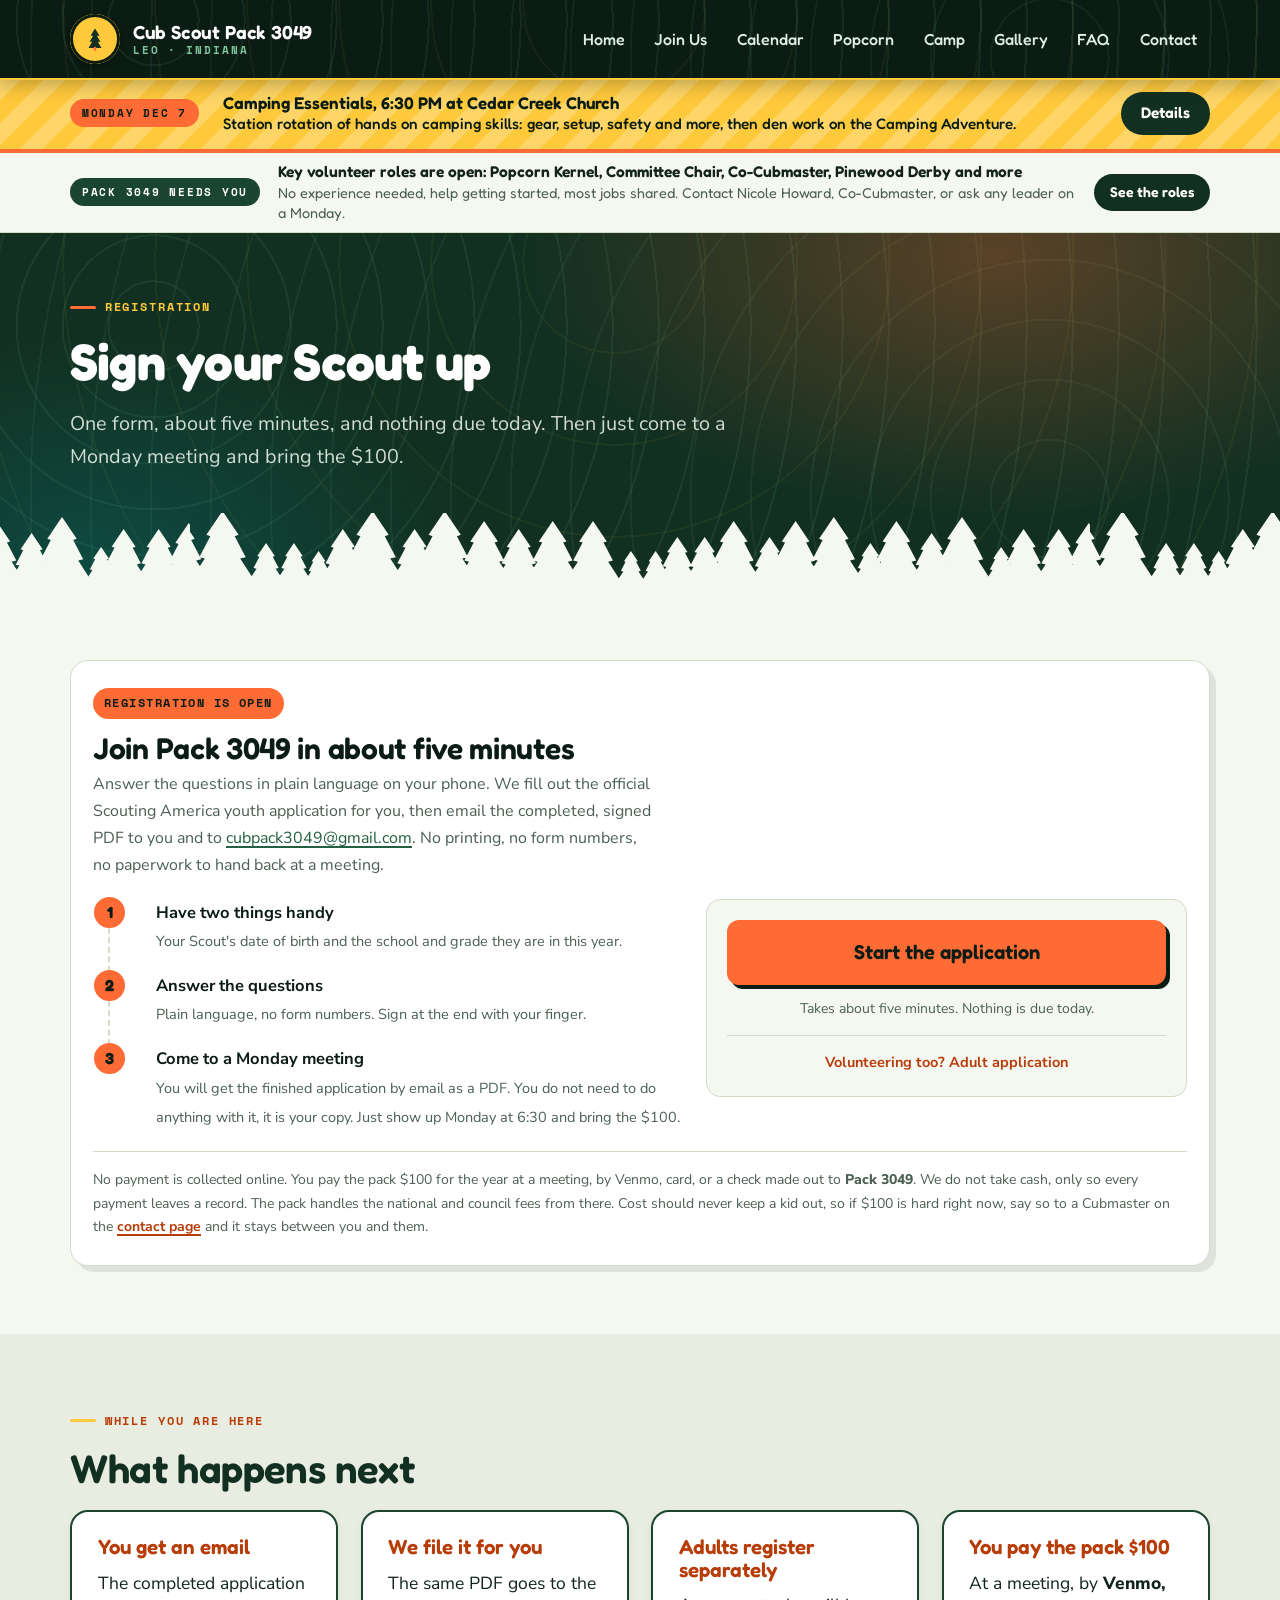
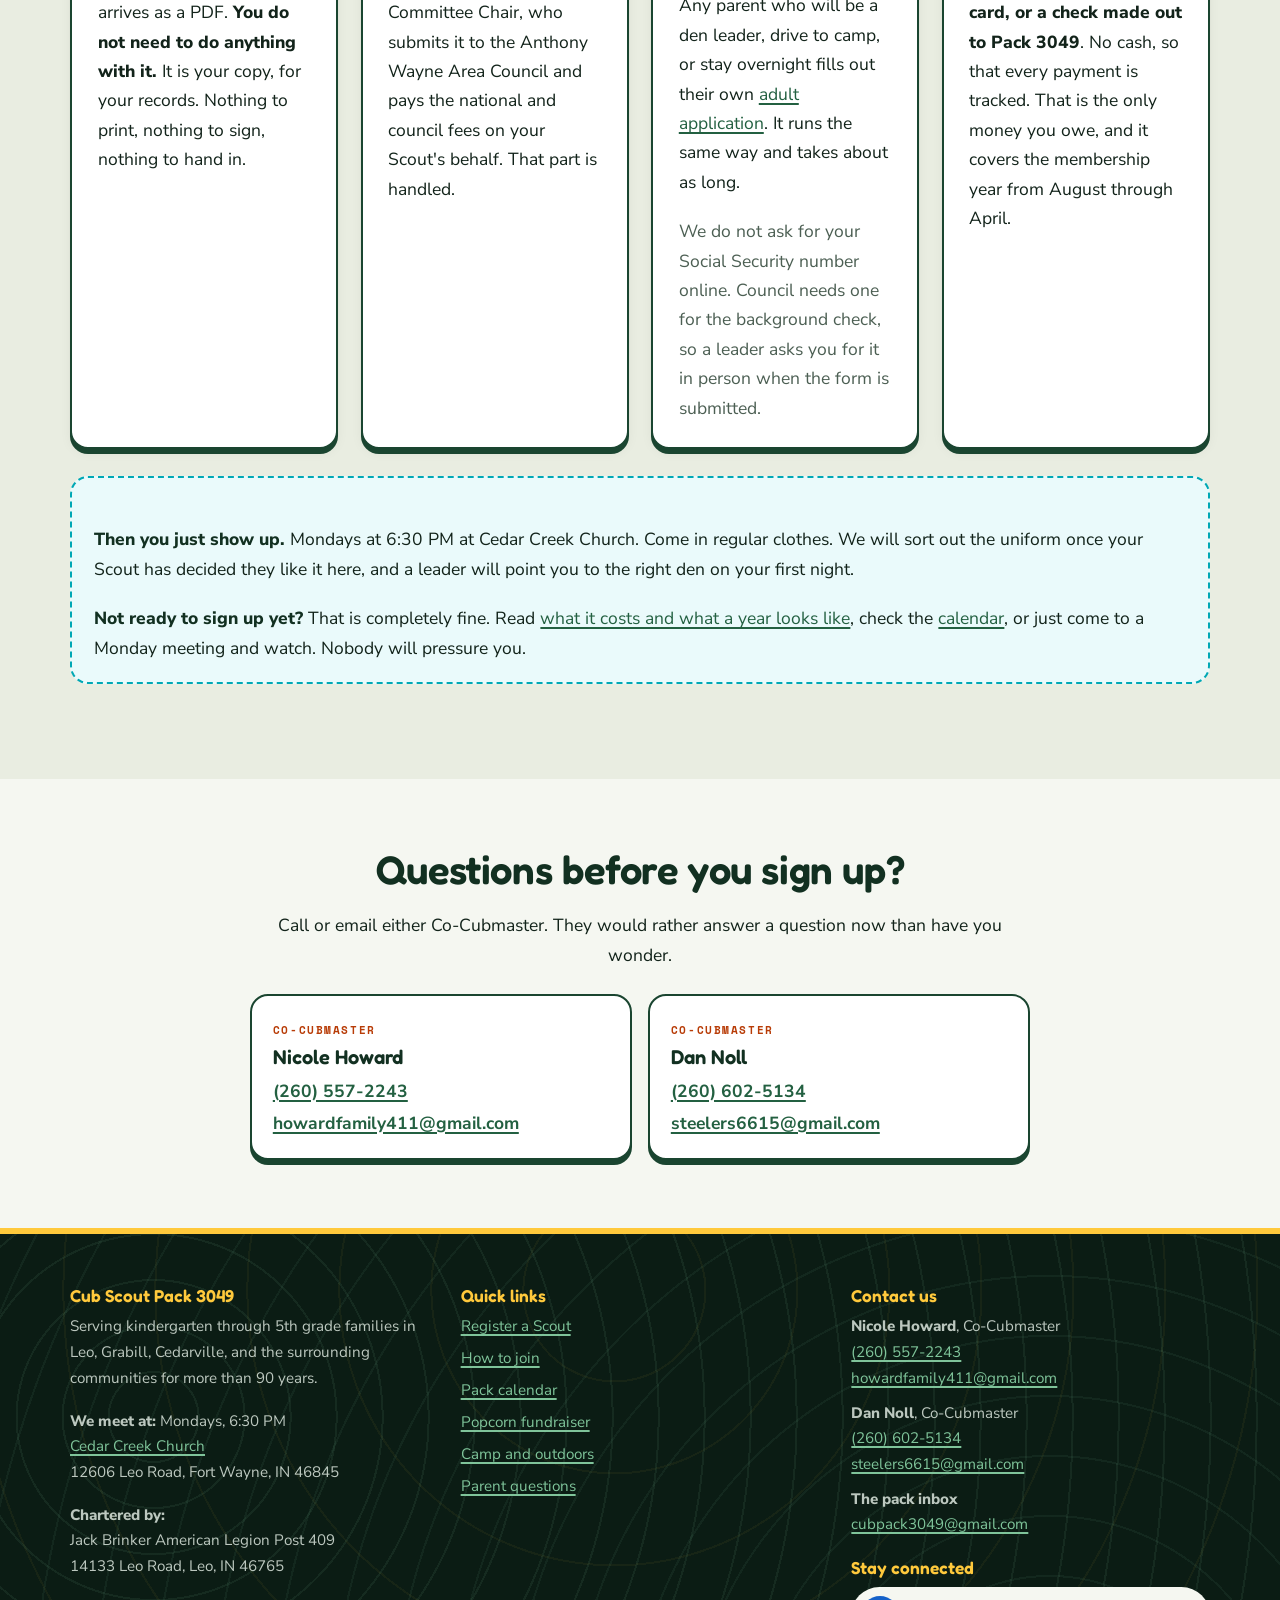
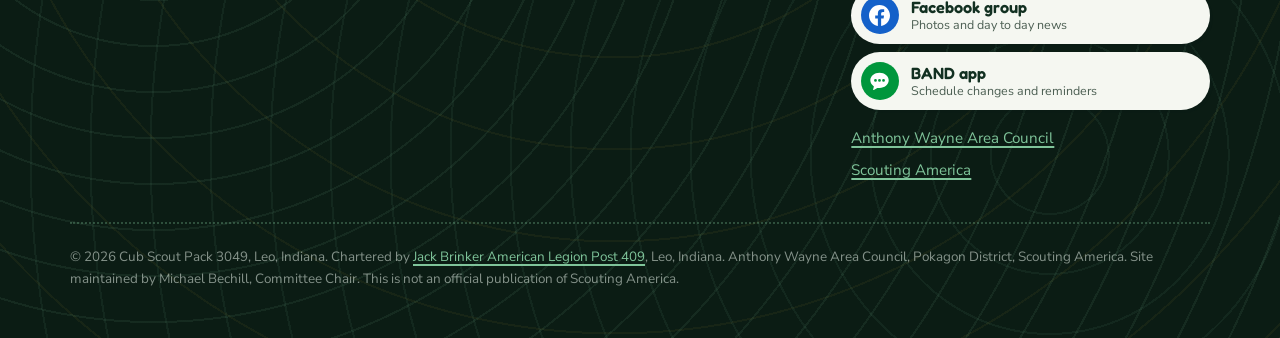
<file: register.html>
<!DOCTYPE html>
<html lang="en">
<head>
<meta charset="utf-8">
<meta name="viewport" content="width=device-width, initial-scale=1">
<title>Register | Cub Scout Pack 3049</title>
<meta name="description" content="Register a Scout with Cub Scout Pack 3049 in Leo, Indiana. The official Scouting America youth application, filled out on your phone in about five minutes.">
<meta name="theme-color" content="#123021">
<link rel="preconnect" href="https://fonts.googleapis.com">
<link rel="preconnect" href="https://fonts.gstatic.com" crossorigin>
<link href="https://fonts.googleapis.com/css2?family=Fredoka:wght@500;600;700&family=Nunito+Sans:wght@400;600;700;800&family=Space+Mono:wght@700&display=swap" rel="stylesheet">
<link rel="stylesheet" href="assets/style.css">
<link rel="icon" href="/favicon.ico" sizes="32x32">
<link rel="icon" href="/favicon.svg" type="image/svg+xml">
<link rel="apple-touch-icon" href="/apple-touch-icon.png">
<link rel="manifest" href="/site.webmanifest">
<link rel="canonical" href="https://pack3049.com/register.html">
<meta property="og:title" content="Register | Cub Scout Pack 3049">
<meta property="og:description" content="Register a Scout with Cub Scout Pack 3049 in Leo, Indiana. The official Scouting America youth application, filled out on your phone in about five minutes.">
<meta property="og:type" content="website">
<meta property="og:url" content="https://pack3049.com/register.html">
<meta property="og:site_name" content="Cub Scout Pack 3049">
</head>
<body>
<a class="skip" href="#main">Skip to content</a>

<header class="site-header">
  <div class="wrap">
    <a class="brand" href="index.html">
      <span class="brand__mark" aria-hidden="true">
        <svg viewBox="0 0 32 32" fill="none"><path d="M16 3l5.5 9h-3.2l4.4 7.5h-3.2L24 27H8l4.5-7.5H9.3L13.7 12h-3.2z" fill="#123021"/><rect x="14.5" y="25.5" width="3" height="5" rx="1" fill="#ff6b35"/></svg>
      </span>
      <span class="brand__text">
        <span class="brand__name">Cub Scout Pack 3049</span>
        <span class="brand__sub">Leo &middot; Indiana</span>
      </span>
    </a>
    <button class="nav-toggle" type="button" aria-expanded="false" aria-controls="primary-nav">Menu</button>
    <nav class="nav" id="primary-nav" aria-label="Primary">
      <a href="index.html">Home</a>
      <a href="join.html">Join Us</a>
      <a href="calendar.html">Calendar</a>
      <a href="popcorn.html">Popcorn</a>
      <a href="camp.html">Camp</a>
      <a href="gallery.html">Gallery</a>
      <a href="faq.html">FAQ</a>
      <a href="contact.html">Contact</a>
    </nav>
  </div>
</header>

<!-- Site wide announcement. It removes itself the day after data-until.
     To change or retire it early, edit BANNER near the top of build.py. -->
<div class="eventbar" data-until="2026-11-09">  <!-- This Monday: Cubservation -->
  <div class="wrap">
    <span class="eventbar__tag">Monday Nov 9</span>
    <p class="eventbar__text">Cubservation with Metea County Park, 6:30 PM at Cedar Creek Church
      <span>Conservation and community service night. Metea runs two sessions, younger dens first, then
      Bears and Webelos. Popcorn swap as usual: bring back what is not selling, take what you need.</span></p>
    <a class="eventbar__cta" href="index.html#meetings">The next six Mondays</a>
  </div>
</div>
<div class="eventbar" data-from="2026-11-10" data-until="2026-11-16">  <!-- This Monday: Flag Respect -->
  <div class="wrap">
    <span class="eventbar__tag">Monday Nov 16</span>
    <p class="eventbar__text">Flag Respect and Etiquette, 6:30 PM. Watch BAND for the location.
      <span>Flag ceremony and flag folding for the first 20 minutes, then den time. Popcorn swap as
      usual, one week left in the sale.</span></p>
    <a class="eventbar__cta" href="index.html#meetings">The next six Mondays</a>
  </div>
</div>
<div class="eventbar" data-from="2026-11-17" data-until="2026-11-22">  <!-- Final popcorn weekend -->
  <div class="wrap">
    <span class="eventbar__tag">Final weekend</span>
    <p class="eventbar__text">Last weekend of the popcorn sale. Let's finish strong!
      <span>Every sale, donation and online order rung in Square by Monday night counts toward your Scout's
      total. A storefront shift, a walk around the block, a few texts to family: every last sale helps.</span></p>
    <a class="eventbar__cta" href="index.html#finish">How to finish strong</a>
  </div>
</div>
<div class="eventbar" data-from="2026-11-23" data-until="2026-11-23">  <!-- Tonight: end of the popcorn sale -->
  <div class="wrap">
    <span class="eventbar__tag">Tonight</span>
    <p class="eventbar__text">Tonight is the end of the popcorn sale. Let's finish strong!
      <span>Every sale, donation and online order rung in Square under your Scout's name by tonight counts.
      One more ask, one more sale. After tonight nothing more can be added.</span></p>
    <a class="eventbar__cta" href="index.html#finish">Finish strong</a>
  </div>
</div>
<div class="eventbar eventbar--quiet" data-from="2026-11-23" data-until="2026-11-23">  <!-- Tonight: pack meeting and popcorn return -->
  <div class="wrap">
    <span class="eventbar__tag">6:30 PM tonight</span>
    <p class="eventbar__text">Pack meeting and popcorn return night at Cedar Creek Church
      <span>Bring back all unsold popcorn. $58,784 and 2,439 containers sold so far: thank you for every door,
      every shift and every sale.</span></p>
    <a class="eventbar__cta" href="index.html#meetings">Tonight's meeting</a>
  </div>
</div>
<div class="eventbar eventbar--quiet" data-from="2026-11-17" data-until="2026-11-22">  <!-- Monday is turn-in night -->
  <div class="wrap">
    <span class="eventbar__tag">Monday Nov 23</span>
    <p class="eventbar__text">Pack meeting and popcorn return night, 6:30 PM at Cedar Creek Church
      <span>Monarch Butterfly Conservation and the first word on the Pinewood Derby. Bring back all unsold popcorn.
      Hold your settling up check until the final packet arrives after the audit.</span></p>
    <a class="eventbar__cta" href="index.html#meetings">The next few Mondays</a>
  </div>
</div>
<div class="eventbar eventbar--quiet" data-from="2026-11-24" data-until="2026-12-01">  <!-- Thanksgiving break -->
  <div class="wrap">
    <span class="eventbar__tag">Settling up</span>
    <p class="eventbar__text">Popcorn checks due Tuesday, December 1. No Cub Scouts Monday November 30.
      <span>Wait for the final packet with your family's number, then one check to "Pack 3049." Next meeting is
      Camping Essentials on December 7.</span></p>
    <a class="eventbar__cta" href="index.html#settle">Settling up</a>
  </div>
</div>
<div class="eventbar" data-from="2026-12-02" data-until="2026-12-07">  <!-- This Monday: Camping Essentials -->
  <div class="wrap">
    <span class="eventbar__tag">Monday Dec 7</span>
    <p class="eventbar__text">Camping Essentials, 6:30 PM at Cedar Creek Church
      <span>Station rotation of hands on camping skills: gear, setup, safety and more, then den work
      on the Camping Adventure.</span></p>
    <a class="eventbar__cta" href="index.html#meetings">Details</a>
  </div>
</div>
<div class="eventbar" data-from="2026-12-08" data-until="2026-12-14">  <!-- This Monday: AOL crossover -->
  <div class="wrap">
    <span class="eventbar__tag">Monday Dec 14</span>
    <p class="eventbar__text">Pack meeting: Arrow of Light crossover and awards, 6:30 PM
      <span>Our oldest Scouts cross over to Scouts BSA and the fall's awards are handed out. Bring the
      whole family and a camera.</span></p>
    <a class="eventbar__cta" href="index.html#meetings">Details</a>
  </div>
</div>
<div class="eventbar eventbar--quiet" data-from="2026-11-24" data-until="2026-12-31">  <!-- Volunteer roles, back after the popcorn sale -->
  <div class="wrap">
    <span class="eventbar__tag">Pack 3049 needs you</span>
    <p class="eventbar__text">Key volunteer roles are open: Popcorn Kernel, Committee Chair, Co-Cubmaster, Pinewood Derby and more
      <span>No experience needed, help getting started, most jobs shared. Contact Nicole Howard,
      Co-Cubmaster, or ask any leader on a Monday.</span></p>
    <a class="eventbar__cta" href="index.html#volunteer">See the roles</a>
  </div>
</div>

<main id="main">

<section class="hero hero--page">
  <div class="wrap">
    <span class="eyebrow">Registration</span>
    <h1>Sign your Scout up</h1>
    <p class="lede">One form, about five minutes, and nothing due today. Then just come to a Monday meeting and bring the $100.</p>
  </div>
</section>

<section class="section">
  <div class="wrap">
    <section class="reg" id="register">
      <span class="reg__tag">Registration is open</span>
      <h2>Join Pack 3049 in about five minutes</h2>
      <p class="reg__lede">Answer the questions in plain language on your phone. We fill out the
         official Scouting America youth application for you, then email the completed, signed PDF
         to you and to <a href="mailto:cubpack3049@gmail.com">cubpack3049@gmail.com</a>. No printing,
         no form numbers, no paperwork to hand back at a meeting.</p>
      <div class="reg__grid">
        <ol class="reg__steps">
          <li><b>Have two things handy</b>
              <span>Your Scout's date of birth and the school and grade they are in this year.</span></li>
          <li><b>Answer the questions</b>
              <span>Plain language, no form numbers. Sign at the end with your finger.</span></li>
          <li><b>Come to a Monday meeting</b>
              <span>You will get the finished application by email as a PDF. You do not need to do
              anything with it, it is your copy. Just show up Monday at 6:30 and bring the $100.</span></li>
        </ol>
        <div class="reg__cta">
          <a class="reg__btn" href="https://script.google.com/macros/s/AKfycbx3dPrzCkdgTn0nF3TDx7DEaU6nGh1d0GvCXQViu1nk3dzxvdq9Dl8fgxMXBwnQRlFtrw/exec">Start the application</a>
          <p class="reg__note">Takes about five minutes. Nothing is due today.</p>
          <a class="reg__alt" id="adult" href="https://script.google.com/macros/s/AKfycbzxb6_OXWkX8AkNUcO60AXlTwKL0xTdMidVSOae6pH9uY8aFmFhTroR7nAH_k4mSTXqxg/exec">Volunteering too? Adult application</a>
        </div>
      </div>
      <p class="reg__fine">No payment is collected online. You pay the pack $100 for the year at a
         meeting, by Venmo, card, or a check made out to <strong>Pack 3049</strong>. We do not take
         cash, only so every payment leaves a record. The pack handles the national and council fees
         from there. Cost should never keep a kid out, so if $100 is hard right now, say so to a
         Cubmaster on the <a href="contact.html">contact page</a> and it stays between you and them.</p>
    </section>

  </div>
</section>

<section class="section section--tint">
  <div class="wrap">
    <span class="eyebrow">While you are here</span>
    <h2>What happens next</h2>
    <div class="grid grid--3">
      <div class="card card--accent">
        <h3>You get an email</h3>
        <p>The completed application arrives as a PDF. <strong>You do not need to do anything with it.</strong>
        It is your copy, for your records. Nothing to print, nothing to sign, nothing to hand in.</p>
      </div>
      <div class="card card--accent">
        <h3>We file it for you</h3>
        <p>The same PDF goes to the Committee Chair, who submits it to the Anthony Wayne Area Council
        and pays the national and council fees on your Scout's behalf. That part is handled.</p>
      </div>
      <div class="card card--accent">
        <h3>Adults register separately</h3>
        <p>Any parent who will be a den leader, drive to camp, or stay overnight fills out their own <a href="#adult">adult application</a>. It runs the same way and takes about as long.</p>
        <p class="muted">We do not ask for your Social Security number online. Council needs one for the background check, so a leader asks you for it in person when the form is submitted.</p>
      </div>
      <div class="card card--accent">
        <h3>You pay the pack $100</h3>
        <p>At a meeting, by <strong>Venmo, card, or a check made out to Pack 3049</strong>. No cash, so
        that every payment is tracked. That is the only money you owe, and it covers the membership year
        from August through April.</p>
      </div>
    </div>
    <div class="callout callout--info">
      <p style="margin-top:1.75rem"><strong>Then you just show up.</strong> Mondays at 6:30 PM at Cedar
         Creek Church. Come in regular clothes. We will sort out the uniform once your Scout has decided
         they like it here, and a leader will point you to the right den on your first night.</p>
      <p><strong>Not ready to sign up yet?</strong> That is completely fine. Read <a href="join.html">what it costs and what a year looks like</a>, check the <a href="calendar.html">calendar</a>, or just come to a Monday meeting and watch. Nobody will pressure you.</p>
    </div>
  </div>
</section>

<section class="section">
  <div class="narrow center">
    <h2>Questions before you sign up?</h2>
    <p>Call or email either Co-Cubmaster. They would rather answer a question now than have you wonder.</p>
    <div class="contacts">
      <div class="contacts__card">
        <span class="contacts__role">Co-Cubmaster</span>
        <div class="contacts__name">Nicole Howard</div>
        <a href="tel:+12605572243">(260) 557-2243</a>
        <a href="mailto:howardfamily411@gmail.com">howardfamily411@gmail.com</a>
      </div>
      <div class="contacts__card">
        <span class="contacts__role">Co-Cubmaster</span>
        <div class="contacts__name">Dan Noll</div>
        <a href="tel:+12606025134">(260) 602-5134</a>
        <a href="mailto:steelers6615@gmail.com">steelers6615@gmail.com</a>
      </div>
    </div>
  </div>
</section>

</main>

<footer class="site-footer">
  <div class="wrap">
    <div class="grid grid--3">
      <div>
        <h4>Cub Scout Pack 3049</h4>
        <p>Serving kindergarten through 5th grade families in Leo, Grabill, Cedarville, and the surrounding communities for more than 90 years.</p>
        <p><strong>We meet at:</strong> Mondays, 6:30 PM<br>
        <a href="https://cedarcreekchurch.com">Cedar Creek Church</a><br>
        12606 Leo Road, Fort Wayne, IN 46845</p>
        <p><strong>Chartered by:</strong><br>
        Jack Brinker American Legion Post 409<br>
        14133 Leo Road, Leo, IN 46765</p>
      </div>
      <div>
        <h4>Quick links</h4>
        <ul>
          <li><a href="register.html">Register a Scout</a></li>
          <li><a href="join.html">How to join</a></li>
          <li><a href="calendar.html">Pack calendar</a></li>
          <li><a href="popcorn.html">Popcorn fundraiser</a></li>
          <li><a href="camp.html">Camp and outdoors</a></li>
          <li><a href="faq.html">Parent questions</a></li>
        </ul>
      </div>
      <div>
        <h4>Contact us</h4>
        <ul>
          <li><strong>Nicole Howard</strong>, Co-Cubmaster<br>
            <a href="tel:+12605572243">(260) 557-2243</a><br>
            <a href="mailto:howardfamily411@gmail.com">howardfamily411@gmail.com</a></li>
          <li style="margin-top:.6rem"><strong>Dan Noll</strong>, Co-Cubmaster<br>
            <a href="tel:+12606025134">(260) 602-5134</a><br>
            <a href="mailto:steelers6615@gmail.com">steelers6615@gmail.com</a></li>
          <li style="margin-top:.6rem"><strong>The pack inbox</strong><br>
            <a href="mailto:cubpack3049@gmail.com">cubpack3049@gmail.com</a></li>
        </ul>
        <h4 style="margin-top:1.25rem">Stay connected</h4>
        <div class="fsocial">
          <a class="fbtn" href="https://www.facebook.com/groups/784285322261671">
            <span class="fbtn__icon fbtn__icon--fb" aria-hidden="true">
              <svg viewBox="0 0 24 24"><path fill="currentColor" d="M24 12.07C24 5.4 18.63 0 12 0S0 5.4 0 12.07C0 18.1 4.39 23.1 10.13 24v-8.44H7.08v-3.49h3.05V9.41c0-3.02 1.79-4.69 4.53-4.69 1.31 0 2.68.24 2.68.24v2.96h-1.51c-1.49 0-1.96.93-1.96 1.89v2.26h3.33l-.53 3.49h-2.8V24C19.61 23.1 24 18.1 24 12.07z"/></svg>
            </span>
            <span class="fbtn__text"><b>Facebook group</b><small>Photos and day to day news</small></span>
          </a>
          <a class="fbtn" href="https://band.us/n/a8a0b4Jfwc2b5">
            <span class="fbtn__icon fbtn__icon--band" aria-hidden="true">
              <svg viewBox="0 0 24 24"><path fill="currentColor" d="M12 2C6.2 2 1.5 5.9 1.5 10.7c0 2.8 1.6 5.3 4.1 6.9l-.9 3.5c-.1.5.4.9.8.6l4-2.4c.8.1 1.6.2 2.5.2 5.8 0 10.5-3.9 10.5-8.8S17.8 2 12 2zm-4.6 10.4a1.6 1.6 0 1 1 0-3.2 1.6 1.6 0 0 1 0 3.2zm4.6 0a1.6 1.6 0 1 1 0-3.2 1.6 1.6 0 0 1 0 3.2zm4.6 0a1.6 1.6 0 1 1 0-3.2 1.6 1.6 0 0 1 0 3.2z"/></svg>
            </span>
            <span class="fbtn__text"><b>BAND app</b><small>Schedule changes and reminders</small></span>
          </a>
        </div>
        <ul class="fsocial__more">
          <li><a href="https://www.awac.org/">Anthony Wayne Area Council</a></li>
          <li><a href="https://www.scouting.org/">Scouting America</a></li>
        </ul>
      </div>
    </div>
    <div class="footer-bottom">
      <p>&copy; <span data-year>2026</span> Cub Scout Pack 3049, Leo, Indiana. Chartered by <a href="https://maps.google.com/?q=14133+Leo+Rd,+Leo,+IN+46765">Jack Brinker American Legion Post 409</a>, Leo, Indiana. Anthony Wayne Area Council, Pokagon District, Scouting America. Site maintained by Michael Bechill, Committee Chair. This is not an official publication of Scouting America.</p>
    </div>
  </div>
</footer>

<script src="assets/site.js"></script>
</body>
</html>
</file>
<file: assets/style.css>
/* ==========================================================================
   Cub Scout Pack 3049
   Identity: campfire and pine. Chunky rounded type, embroidered patch shapes,
   topographic contour texture, treeline silhouettes.
   Single visual world on purpose. Every color is painted explicitly.
   ========================================================================== */

:root {
  /* Pine, from deep shade to sunlit moss */
  --pine-950: #0b1c14;
  --pine-900: #123021;
  --pine-800: #1a4530;
  --pine-700: #236041;
  --moss-500: #3f8f5f;
  --moss-300: #7fc49a;
  --moss-100: #dcefe2;

  /* Campfire */
  --fire-700: #b83c07;
  --fire-ink: #b83c07;   /* orange TEXT on light surfaces. AA at small sizes. */
  --fire-600: #e8500f;
  --fire-500: #ff6b35;
  --fire-200: #ffd9c7;
  --fire-050: #fff2eb;

  /* Sun and sky. Sky doubles as the STEM accent. */
  --sun-400: #ffc93c;
  --sun-200: #ffe9a8;
  --sky-600: #00808c;
  --sky-500: #00a8b5;
  --sky-200: #b6ecf0;
  --sky-050: #eafafb;

  /* Ground. Sage biased, not grey, not cream. */
  --paper: #f5f7f1;
  --white: #ffffff;
  --canvas: #e9ede1;
  --line: #d3dcc7;
  --line-soft: #e4eadb;

  --ink: #12231a;
  --ink-soft: #4c5f53;

  --radius: 18px;
  --radius-lg: 26px;
  --radius-sm: 10px;
  --shadow-sm: 0 1px 2px rgba(11, 28, 20, .06), 0 4px 12px rgba(11, 28, 20, .05);
  --shadow: 0 2px 4px rgba(11, 28, 20, .07), 0 14px 34px rgba(11, 28, 20, .09);
  --shadow-lift: 0 6px 10px rgba(11, 28, 20, .09), 0 22px 44px rgba(11, 28, 20, .13);

  --wrap: 1140px;
  --display: "Fredoka", "Trebuchet MS", system-ui, sans-serif;
  --body: "Nunito Sans", "Segoe UI", system-ui, -apple-system, Helvetica, Arial, sans-serif;
  --mono: "Space Mono", ui-monospace, SFMono-Regular, Menlo, Consolas, monospace;

  /* Topographic contour texture, reused on every dark block */
  --topo:
    repeating-radial-gradient(circle at 12% 26%, rgba(127, 196, 154, 0) 0 44px, rgba(127, 196, 154, .09) 44px 46px),
    repeating-radial-gradient(circle at 82% 74%, rgba(127, 196, 154, 0) 0 58px, rgba(127, 196, 154, .07) 58px 60px),
    repeating-radial-gradient(circle at 48% 8%, rgba(255, 201, 60, 0) 0 90px, rgba(255, 201, 60, .05) 90px 92px);
}

* { box-sizing: border-box; }
html { scroll-behavior: smooth; }

body {
  margin: 0;
  font-family: var(--body);
  font-size: 17.5px;
  line-height: 1.68;
  color: var(--ink);
  background: var(--paper);
  -webkit-font-smoothing: antialiased;
}

img { max-width: 100%; display: block; }

a { color: var(--pine-700); text-decoration-thickness: 2px; text-underline-offset: 3px; }
a:hover { color: var(--fire-600); }

:focus-visible {
  outline: 3px solid var(--fire-500);
  outline-offset: 3px;
  border-radius: 4px;
}

h1, h2, h3, h4 {
  font-family: var(--display);
  font-weight: 600;
  line-height: 1.1;
  color: var(--pine-900);
  margin: 0 0 .5em;
  text-wrap: balance;
}
h1 { font-size: clamp(2.3rem, 1.5rem + 3.2vw, 3.9rem); font-weight: 700; letter-spacing: -.015em; }
h2 { font-size: clamp(1.7rem, 1.3rem + 1.6vw, 2.5rem); letter-spacing: -.01em; }
h3 { font-size: 1.28rem; }
h4 { font-size: 1.05rem; }

p { margin: 0 0 1.15em; }
strong { font-weight: 800; }

.wrap { width: min(var(--wrap), 100% - 2.5rem); margin-inline: auto; }
.narrow { width: min(780px, 100% - 2.5rem); margin-inline: auto; }

.section { padding: 4.25rem 0; position: relative; }
.section--tint { background: var(--canvas); }

/* Dark pine block with contour texture */
.section--pine {
  background-color: var(--pine-900);
  background-image: var(--topo);
  color: #e8f2ea;
  position: relative;
  overflow: hidden;
}
.section--pine h2, .section--pine h3, .section--pine h4 { color: var(--sun-400); }
.section--pine a { color: var(--moss-300); }
.section--pine a:hover { color: var(--sun-400); }
.section--pine .muted { color: rgba(232, 242, 234, .62); }

/* ---------- Eyebrow, the trail marker ---------- */
.eyebrow {
  display: inline-flex; align-items: center; gap: .55rem;
  flex-wrap: wrap; row-gap: .15rem;   /* a long label wraps as a block, not stranding the rule */
  font-family: var(--mono); font-weight: 700;
  font-size: .72rem; letter-spacing: .16em; text-transform: uppercase;
  color: var(--fire-ink);
  margin-bottom: 1rem;
}
.eyebrow::before {
  content: ""; width: 26px; height: 3px; border-radius: 2px;
  background: var(--sun-400); flex: none;
}
.section--pine .eyebrow, .hero .eyebrow { color: var(--sun-400); }
.section--pine .eyebrow::before, .hero .eyebrow::before { background: var(--fire-500); }

/* ---------- Skip link ---------- */
.skip {
  position: absolute; left: -9999px; top: 0; z-index: 100;
  background: var(--sun-400); color: var(--pine-950);
  padding: .7rem 1.1rem; border-radius: 0 0 var(--radius-sm) 0;
  font-family: var(--display); font-weight: 600;
}
.skip:focus { left: 0; }

/* ---------- Header ---------- */
.site-header {
  background: var(--pine-950);
  background-image: var(--topo);
  color: #fff;
  position: sticky; top: 0; z-index: 50;
  box-shadow: 0 2px 0 var(--sun-400), 0 6px 18px rgba(11, 28, 20, .28);
}
.site-header .wrap { display: flex; align-items: center; gap: 1rem; min-height: 78px; }

.brand { display: flex; align-items: center; gap: .8rem; color: #fff; text-decoration: none; margin-right: auto; }
.brand__mark {
  width: 50px; height: 50px; flex: none; border-radius: 50%;
  background: var(--sun-400);
  display: grid; place-items: center;
  box-shadow: inset 0 0 0 3px var(--pine-950), inset 0 0 0 4.5px var(--sun-400), 0 3px 10px rgba(0,0,0,.35);
  position: relative;
}
.brand__mark svg { width: 26px; height: 26px; display: block; }
.brand__text { display: flex; flex-direction: column; line-height: 1.15; }
.brand__name { font-family: var(--display); font-weight: 600; font-size: 1.18rem; letter-spacing: -.01em; }
.brand__sub {
  font-family: var(--mono); font-size: .66rem; font-weight: 700;
  letter-spacing: .18em; text-transform: uppercase; color: var(--moss-300);
}
.brand:hover .brand__mark { transform: rotate(-6deg); }
.brand__mark { transition: transform .18s ease; }

.nav-toggle {
  display: none;
  background: var(--fire-500); color: var(--pine-950);
  border: none; border-radius: 999px;
  padding: .55rem 1.1rem; font-family: var(--display); font-weight: 600;
  font-size: .95rem; cursor: pointer;
}

.nav { display: flex; gap: .2rem; flex-wrap: wrap; }
.nav a {
  color: #dfeee4; text-decoration: none;
  padding: .5rem .82rem; border-radius: 999px;
  font-family: var(--display); font-weight: 500; font-size: 1rem;
  transition: background .15s ease, color .15s ease;
}
.nav a:hover { background: rgba(255,255,255,.12); color: #fff; }
.nav a[aria-current="page"] { background: var(--fire-500); color: var(--pine-950); font-weight: 600; }

@media (max-width: 940px) {
  .nav-toggle { display: block; }
  .nav { display: none; width: 100%; flex-direction: column; gap: .15rem; padding-bottom: .9rem; }
  .nav.is-open { display: flex; }
  .site-header .wrap { flex-wrap: wrap; padding-block: .8rem; }
  .nav a { padding: .7rem .9rem; border-radius: var(--radius-sm); }
}
@media (max-width: 560px) {
  .brand__name { font-size: 1.02rem; }
  .brand__sub { font-size: .6rem; letter-spacing: .14em; }
  .brand__mark { width: 42px; height: 42px; }
  .brand__mark svg { width: 22px; height: 22px; }
  .nav-toggle { padding: .5rem .95rem; font-size: .9rem; }
  .site-header .wrap { min-height: 64px; }
}

/* ---------- Hero ---------- */
.hero {
  position: relative; overflow: hidden;
  background-color: var(--pine-900);
  background-image:
    radial-gradient(760px 420px at 78% 6%, rgba(255, 107, 53, .3), transparent 62%),
    radial-gradient(620px 380px at 8% 92%, rgba(0, 168, 181, .22), transparent 60%),
    var(--topo);
  color: #eaf4ec;
  padding: 5rem 0 7rem;
}
.hero h1 { color: #fff; max-width: 15ch; margin-bottom: .35em; }

/* Home hero title. Visitors were missing the small pack name in the header bar,
   so the pack name leads here at full size and the tagline sits under it.
   Both live inside the one <h1>, so the page still has a single heading. */
.hero__title { max-width: 20ch; display: block; }
.hero__pack {
  display: block;
  font-size: clamp(2.4rem, 1.4rem + 4.4vw, 4.5rem);
  line-height: 1.02; font-weight: 700; letter-spacing: -.02em;
  color: var(--sun-400);
  text-shadow: 0 3px 0 rgba(11, 28, 20, .28);
  margin-bottom: .22em;
}
.hero__tag {
  display: block; color: #fff;
  font-size: clamp(1.35rem, 1rem + 1.5vw, 2.1rem);
  line-height: 1.12; font-weight: 600; letter-spacing: -.01em;
}
.hero__tag em { font-style: normal; color: var(--fire-500); }
@media (max-width: 560px) { .hero__title { max-width: none; } }
.hero h1 em {
  font-style: normal; color: var(--sun-400);
  display: inline-block;
}
.hero p.lede { font-size: 1.24rem; max-width: 56ch; color: rgba(234, 244, 236, .88); }
.hero--page { padding: 3.5rem 0 6rem; }
.hero--page h1 { max-width: 22ch; font-size: clamp(2rem, 1.4rem + 2.6vw, 3.2rem); }

/* Treeline silhouette across the bottom of every hero */
.hero::after {
  content: ""; position: absolute; left: 0; right: 0; bottom: -1px; height: 80px;
  background-repeat: repeat-x; background-position: bottom center; background-size: 900px 80px;
  background-image: url("data:image/svg+xml,%3Csvg xmlns='http://www.w3.org/2000/svg' viewBox='0 0 900 80' preserveAspectRatio='none'%3E%3Cpath fill='%23f5f7f1' d='M0 80h900v-12H0z M-39.4 68 L-26.2 47.5 L-31.2 46.2 L-21.2 27.0 L-24.7 25.8 L-10.0 4.0 L4.7 25.8 L1.2 27.0 L11.2 46.2 L6.2 47.5 L19.4 68z M0.3 68 L14.8 45.6 L9.3 44.2 L20.3 23.2 L16.4 21.8 L32.5 -2.0 L48.6 21.8 L44.7 23.2 L55.7 44.2 L50.2 45.6 L64.7 68z M58.6 68 L66.5 55.8 L63.5 55.1 L69.4 43.7 L67.3 42.9 L76.1 30.0 L84.8 42.9 L82.7 43.7 L88.7 55.1 L85.7 55.8 L93.6 68z M86.4 68 L94.3 55.8 L91.3 55.1 L97.3 43.7 L95.2 42.9 L103.9 30.0 L112.7 42.9 L110.6 43.7 L116.5 55.1 L113.5 55.8 L121.4 68z M114.8 68 L121.0 58.4 L118.7 57.8 L123.3 48.8 L121.7 48.2 L128.6 38.0 L135.5 48.2 L133.8 48.8 L138.5 57.8 L136.2 58.4 L142.4 68z M128.9 68 L139.7 51.4 L135.6 50.3 L143.7 34.7 L140.9 33.7 L152.8 16.0 L164.8 33.7 L161.9 34.7 L170.1 50.3 L166.0 51.4 L176.7 68z M150.4 68 L164.9 45.6 L159.4 44.2 L170.4 23.2 L166.5 21.8 L182.6 -2.0 L198.7 21.8 L194.8 23.2 L205.8 44.2 L200.3 45.6 L214.8 68z M200.6 68 L211.4 51.4 L207.3 50.3 L215.5 34.7 L212.6 33.7 L224.6 16.0 L236.5 33.7 L233.6 34.7 L241.8 50.3 L237.7 51.4 L248.5 68z M222.5 68 L237.0 45.6 L231.5 44.2 L242.5 23.2 L238.6 21.8 L254.7 -2.0 L270.8 21.8 L266.9 23.2 L277.9 44.2 L272.4 45.6 L286.9 68z M266.5 68 L279.0 48.8 L274.3 47.6 L283.7 29.6 L280.3 28.4 L294.1 8.0 L307.9 28.4 L304.6 29.6 L314.0 47.6 L309.3 48.8 L321.7 68z M304.8 68 L315.6 51.4 L311.5 50.3 L319.7 34.7 L316.8 33.7 L328.7 16.0 L340.7 33.7 L337.8 34.7 L346.0 50.3 L341.9 51.4 L352.7 68z M335.1 68 L347.5 48.8 L342.8 47.6 L352.2 29.6 L348.9 28.4 L362.7 8.0 L376.5 28.4 L373.2 29.6 L382.5 47.6 L377.9 48.8 L390.3 68z M375.4 68 L387.9 48.8 L383.2 47.6 L392.6 29.6 L389.2 28.4 L403.0 8.0 L416.8 28.4 L413.5 29.6 L422.9 47.6 L418.2 48.8 L430.6 68z M427.1 68 L433.3 58.4 L430.9 57.8 L435.6 48.8 L434.0 48.2 L440.9 38.0 L447.8 48.2 L446.1 48.8 L450.8 57.8 L448.5 58.4 L454.7 68z M451.8 68 L458.0 58.4 L455.7 57.8 L460.3 48.8 L458.7 48.2 L465.6 38.0 L472.5 48.2 L470.8 48.8 L475.5 57.8 L473.2 58.4 L479.4 68z M467.1 68 L476.2 53.9 L472.8 53.0 L479.7 39.8 L477.2 39.0 L487.4 24.0 L497.5 39.0 L495.0 39.8 L501.9 53.0 L498.5 53.9 L507.6 68z M494.4 68 L503.5 53.9 L500.1 53.0 L507.0 39.8 L504.5 39.0 L514.7 24.0 L524.8 39.0 L522.3 39.8 L529.2 53.0 L525.8 53.9 L534.9 68z M516.1 68 L528.5 48.8 L523.8 47.6 L533.2 29.6 L529.9 28.4 L543.7 8.0 L557.5 28.4 L554.2 29.6 L563.6 47.6 L558.9 48.8 L571.3 68z M559.4 68 L568.5 53.9 L565.0 53.0 L571.9 39.8 L569.5 39.0 L579.6 24.0 L589.7 39.0 L587.3 39.8 L594.2 53.0 L590.8 53.9 L599.9 68z M578.0 68 L590.4 48.8 L585.7 47.6 L595.1 29.6 L591.8 28.4 L605.6 8.0 L619.4 28.4 L616.1 29.6 L625.5 47.6 L620.8 48.8 L633.2 68z M614.4 68 L627.6 47.5 L622.6 46.2 L632.6 27.0 L629.1 25.8 L643.8 4.0 L658.5 25.8 L655.0 27.0 L665.0 46.2 L660.0 47.5 L673.3 68z M662.9 68 L670.8 55.8 L667.8 55.1 L673.7 43.7 L671.6 42.9 L680.4 30.0 L689.1 42.9 L687.0 43.7 L693.0 55.1 L690.0 55.8 L697.8 68z M678.8 68 L691.2 48.8 L686.5 47.6 L695.9 29.6 L692.6 28.4 L706.4 8.0 L720.2 28.4 L716.9 29.6 L726.3 47.6 L721.6 48.8 L734.0 68z M719.5 68 L729.5 52.6 L725.7 51.7 L733.2 37.3 L730.6 36.3 L741.6 20.0 L752.6 36.3 L750.0 37.3 L757.5 51.7 L753.7 52.6 L763.7 68z M742.5 68 L755.8 47.5 L750.8 46.2 L760.8 27.0 L757.3 25.8 L772.0 4.0 L786.7 25.8 L783.2 27.0 L793.2 46.2 L788.2 47.5 L801.4 68z M795.5 68 L802.5 57.1 L799.8 56.4 L805.2 46.2 L803.3 45.6 L811.1 34.0 L818.9 45.6 L817.0 46.2 L822.4 56.4 L819.7 57.1 L826.7 68z M809.7 68 L820.5 51.4 L816.4 50.3 L824.5 34.7 L821.7 33.7 L833.6 16.0 L845.6 33.7 L842.7 34.7 L850.8 50.3 L846.8 51.4 L857.5 68z M844.8 68 L855.5 51.4 L851.5 50.3 L859.6 34.7 L856.7 33.7 L868.7 16.0 L880.6 33.7 L877.8 34.7 L885.9 50.3 L881.8 51.4 L892.6 68z M872.1 68 L884.1 49.4 L879.6 48.3 L888.6 30.9 L885.4 29.7 L898.8 10.0 L912.1 29.7 L908.9 30.9 L918.0 48.3 L913.4 49.4 L925.4 68z'/%3E%3C/svg%3E");
  pointer-events: none;
}
.hero--flat::after { display: none; }

/* Embroidered round patch, floats in the hero on wide screens */
.hero__patch {
  position: absolute; right: 6%; top: 50%; transform: translateY(-58%);
  width: 268px; height: 268px; pointer-events: none;
  filter: drop-shadow(0 14px 30px rgba(0, 0, 0, .35));
  animation: patch-sway 9s ease-in-out infinite;
}
@keyframes patch-sway {
  0%, 100% { transform: translateY(-58%) rotate(-4deg); }
  50%      { transform: translateY(-61%) rotate(3deg); }
}
@media (max-width: 1080px) { .hero__patch { display: none; } }

/* ---------- Buttons ---------- */
.btn-row { display: flex; flex-wrap: wrap; gap: .8rem; margin-top: 1.9rem; }
.btn {
  display: inline-block; text-decoration: none;
  font-family: var(--display); font-weight: 600; font-size: 1.02rem;
  padding: .78rem 1.6rem; border-radius: 999px;
  border: 2.5px solid transparent;
  transition: transform .14s ease, box-shadow .14s ease, background .14s ease;
}
.btn:hover { transform: translateY(-2px); }
.btn--primary {
  background: var(--fire-500); color: var(--pine-950);
  box-shadow: 0 4px 0 var(--fire-700);
}
.btn--primary:hover { background: #ff7f4f; color: var(--pine-950); box-shadow: 0 6px 0 var(--fire-700); }
.btn--ghost { border-color: rgba(255,255,255,.5); color: #fff; }
.btn--ghost:hover { background: rgba(255,255,255,.14); color: #fff; border-color: var(--sun-400); }
.btn--solid {
  background: var(--sun-400); color: var(--pine-950);
  box-shadow: 0 4px 0 #d9a308;
}
.btn--solid:hover { background: #ffd45f; color: var(--pine-950); box-shadow: 0 6px 0 #d9a308; }

/* ---------- Grids and cards ---------- */
.grid { display: grid; gap: 1.4rem; }
.grid--2 { grid-template-columns: repeat(auto-fit, minmax(290px, 1fr)); }
.grid--3 { grid-template-columns: repeat(auto-fit, minmax(255px, 1fr)); }
.grid--4 { grid-template-columns: repeat(auto-fit, minmax(210px, 1fr)); }

.card {
  background: var(--white);
  border: 2px solid var(--line);
  border-radius: var(--radius);
  padding: 1.5rem 1.6rem;
  box-shadow: var(--shadow-sm);
  transition: transform .16s ease, box-shadow .16s ease;
}
.card h3 { margin-top: 0; }
.card p:last-child, .card ul:last-child { margin-bottom: 0; }
.card--accent {
  border-color: var(--pine-800);
  box-shadow: 0 5px 0 var(--pine-800), var(--shadow-sm);
}
.card--accent h3 { color: var(--fire-ink); }
.section--pine .card {
  background: rgba(255,255,255,.055);
  border-color: rgba(127,196,154,.28);
  color: #e2efe6;
  box-shadow: none;
}
.section--pine .card h3 { color: var(--sun-400); }

/* ---------- Rank patches ---------- */
.patch-row {
  display: grid; gap: 1.6rem 1.1rem;
  grid-template-columns: repeat(auto-fit, minmax(158px, 1fr));
}
.patch { text-align: center; margin: 0; }
.patch__disc {
  width: 124px; height: 124px; margin: 0 auto .85rem;
  border-radius: 50%;
  display: grid; place-items: center;
  position: relative;
  background: var(--rank, var(--moss-500));
  box-shadow: 0 6px 16px rgba(11,28,20,.2);
  transition: transform .18s ease;
}
.patch__disc::after {
  content: ""; position: absolute; inset: 9px;
  border-radius: 50%;
  border: 2.5px dashed rgba(255,255,255,.72);
}
.patch:hover .patch__disc { transform: translateY(-4px) rotate(-4deg); }
.patch__disc svg { width: 46px; height: 46px; }
.patch__grade {
  display: block; font-family: var(--mono); font-weight: 700;
  font-size: .64rem; letter-spacing: .14em; text-transform: uppercase;
  color: var(--ink-soft); margin-bottom: .25rem;
}
.patch__name {
  font-family: var(--display); font-weight: 600; font-size: 1.22rem;
  color: var(--pine-900); margin-bottom: .3rem;
}
.patch__note { font-size: .93rem; color: var(--ink-soft); margin: 0; line-height: 1.5; }

/* ---------- Fact strip, stamped badges ---------- */
.facts { display: grid; grid-template-columns: repeat(auto-fit, minmax(168px, 1fr)); gap: 1.2rem; }
.fact {
  background: var(--white);
  border: 2.5px solid var(--pine-800);
  border-radius: var(--radius);
  padding: 1.3rem 1rem; text-align: center;
  box-shadow: 0 5px 0 var(--pine-800);
}
.fact__num {
  font-family: var(--display); font-weight: 700; font-size: 2.4rem;
  color: var(--fire-ink); line-height: 1; font-variant-numeric: tabular-nums;
}
.fact__label {
  font-size: .87rem; color: var(--ink-soft); margin-top: .45rem;
  font-weight: 600;
}

/* ---------- Callouts ---------- */
.callout {
  border: 2.5px dashed var(--sun-400);
  background: #fffaeb;
  padding: 1.2rem 1.4rem; border-radius: var(--radius);
  margin: 1.7rem 0;
}
.callout--info { border-color: var(--sky-500); background: var(--sky-050); }
.callout p:last-child { margin-bottom: 0; }
.callout strong { color: var(--pine-900); }
.section--pine .callout { background: rgba(255,201,60,.1); color: #eef7f0; }
.section--pine .callout strong { color: var(--sun-400); }

.editme {
  border: 2.5px dashed var(--fire-500);
  background: var(--fire-050);
  padding: 1.05rem 1.25rem; border-radius: var(--radius);
  font-size: .93rem; margin: 1.5rem 0;
}
.editme strong { color: var(--fire-700); }
.editme code {
  font-family: var(--mono); font-size: .85em;
  background: #fff; padding: .1em .4em; border-radius: 4px; border: 1px solid var(--fire-200);
}

/* ---------- Tables ---------- */
.table-scroll {
  overflow-x: auto; margin: 1.5rem 0;
  border: 2px solid var(--line); border-radius: var(--radius);
  background: var(--white);
}
table { border-collapse: collapse; width: 100%; font-size: .96rem; }
th, td { padding: .78rem 1rem; text-align: left; border-bottom: 1px solid var(--line-soft); }
thead th {
  background: var(--pine-800); color: var(--sun-400);
  font-family: var(--display); font-weight: 600; font-size: 1rem;
  white-space: nowrap;
}
tbody tr:last-child td { border-bottom: none; }
tbody tr:nth-child(even) { background: #fafcf6; }
td:last-child { font-variant-numeric: tabular-nums; }

/* ---------- Schedule, as a trail ---------- */
.sched { list-style: none; padding: 0; margin: 0; }
.sched li {
  display: grid; grid-template-columns: 116px 1fr; gap: 1.1rem;
  padding: .95rem 0 .95rem 0; align-items: baseline;
  border-bottom: 2px dotted var(--line);
}
.sched li:last-child { border-bottom: none; }
.sched .when {
  font-family: var(--mono); font-weight: 700; font-size: .82rem;
  letter-spacing: .04em; text-transform: uppercase; color: var(--fire-ink);
}
.sched .where { display: block; color: var(--ink-soft); font-size: .91rem; }
.section--pine .sched li { border-bottom-color: rgba(127,196,154,.25); }
.section--pine .sched .when { color: var(--sun-400); }
.section--pine .sched .where { color: rgba(232,242,234,.6); }
.card .sched .when { font-size: .78rem; }
@media (max-width: 560px) {
  .sched li { grid-template-columns: 1fr; gap: .2rem; }
}

/* ---------- Numbered trail steps ---------- */
.trail { display: grid; gap: 1.4rem; grid-template-columns: repeat(auto-fit, minmax(255px, 1fr)); counter-reset: step; }
.trail .card { position: relative; padding-top: 2.5rem; counter-increment: step; }
.trail .card::before {
  content: counter(step);
  position: absolute; top: -20px; left: 1.5rem;
  width: 44px; height: 44px; border-radius: 50%;
  background: var(--fire-500); color: var(--pine-950);
  display: grid; place-items: center;
  font-family: var(--display); font-weight: 700; font-size: 1.3rem;
  border: 4px solid var(--paper);
  box-shadow: 0 3px 8px rgba(11,28,20,.2);
}
.section--tint .trail .card::before { border-color: var(--canvas); }

/* ---------- FAQ ---------- */
details.faq {
  background: var(--white);
  border: 2px solid var(--line);
  border-radius: var(--radius);
  margin-bottom: .85rem; overflow: hidden;
}
details.faq[open] { border-color: var(--moss-500); }
details.faq summary {
  cursor: pointer; padding: 1.05rem 1.3rem;
  font-family: var(--display); font-weight: 600; font-size: 1.08rem;
  color: var(--pine-900); list-style: none;
  display: flex; justify-content: space-between; gap: 1rem; align-items: center;
}
details.faq summary::-webkit-details-marker { display: none; }
details.faq summary::after {
  content: "+"; font-family: var(--display); font-size: 1.6rem; line-height: 1;
  color: var(--fire-ink); flex: none;
}
details.faq[open] summary::after { content: "\2013"; }
details.faq[open] summary { background: var(--moss-100); }
details.faq .faq__body { padding: 1.1rem 1.3rem 1.3rem; }
details.faq .faq__body p:last-child { margin-bottom: 0; }

/* ---------- Gallery ---------- */
.gallery { display: grid; grid-template-columns: repeat(auto-fill, minmax(245px, 1fr)); gap: 1.3rem; }
.gallery figure {
  margin: 0; background: var(--white);
  border: 2px solid var(--line); border-radius: var(--radius);
  overflow: hidden; box-shadow: var(--shadow-sm);
  transition: transform .16s ease, box-shadow .16s ease;
}
.gallery figure:hover { transform: translateY(-4px) rotate(-.6deg); box-shadow: var(--shadow-lift); }
.gallery img { aspect-ratio: 4 / 3; object-fit: cover; width: 100%; background: var(--moss-100); }
.gallery figcaption {
  padding: .8rem 1rem; font-size: .92rem; color: var(--ink-soft);
  font-weight: 600; border-top: 2px dotted var(--line);
}
.gallery .placeholder {
  aspect-ratio: 4 / 3; display: grid; place-items: center; text-align: center;
  background:
    repeating-linear-gradient(135deg, var(--moss-100) 0 14px, #eef6f0 14px 28px);
  color: var(--pine-800); font-family: var(--display); font-weight: 600;
  font-size: .95rem; padding: 1rem;
}

/* ---------- Leaders and link tiles ---------- */
.leader-list { list-style: none; padding: 0; margin: 0; display: grid; gap: .85rem; }
.leader-list li {
  background: var(--white); border: 2px solid var(--line);
  border-left: 7px solid var(--moss-500);
  border-radius: var(--radius-sm); padding: .9rem 1.15rem;
}
.leader-list .role {
  display: block; font-family: var(--mono); font-size: .66rem;
  text-transform: uppercase; letter-spacing: .15em; color: var(--fire-ink); font-weight: 700;
}
.leader-list .name { font-family: var(--display); font-weight: 600; color: var(--pine-900); font-size: 1.08rem; }

.link-tiles { display: grid; grid-template-columns: repeat(auto-fit, minmax(320px, 1fr)); gap: 1.3rem; }
.link-tile {
  display: block; text-decoration: none; background: var(--white);
  border: 2.5px solid var(--pine-800); border-radius: var(--radius);
  padding: 1.25rem 1.4rem; color: var(--ink);
  box-shadow: 0 5px 0 var(--pine-800);
  transition: transform .16s ease, box-shadow .16s ease;
}
.link-tile:hover { transform: translateY(-3px); box-shadow: 0 8px 0 var(--fire-600); color: var(--ink); border-color: var(--fire-600); }
.link-tile strong {
  display: block; color: var(--pine-900); font-family: var(--display);
  font-weight: 600; font-size: 1.18rem; margin-bottom: .25rem;
}
.link-tile span { font-size: .94rem; color: var(--ink-soft); }

/* ---------- Oath ---------- */
.oath {
  font-family: var(--display); font-weight: 500;
  font-size: 1.18rem; line-height: 1.6;
  border-left: 6px solid var(--sun-400); padding-left: 1.4rem;
  color: var(--pine-900);
}
.section--pine .oath { color: #f0f8f2; border-left-color: var(--fire-500); }

.motto {
  font-family: var(--display); font-weight: 700;
  font-size: clamp(2rem, 1.4rem + 2.6vw, 3.2rem);
  color: var(--sun-400); line-height: 1; margin: 0 0 .5rem;
  letter-spacing: -.02em;
}

/* ---------- Misc ---------- */
.tag {
  display: inline-block; background: var(--sky-050); color: var(--sky-600);
  border: 2px solid var(--sky-200);
  border-radius: 999px; padding: .25rem .85rem; font-size: .82rem; font-weight: 700;
  margin: 0 .35rem .4rem 0;
}
.tag-row { margin: 1rem 0 0; }
.muted { color: var(--ink-soft); }
.center { text-align: center; }
.center .btn-row { justify-content: center; }

.visually-hidden {
  position: absolute !important;
  width: 1px; height: 1px; padding: 0; margin: -1px;
  overflow: hidden; clip: rect(0 0 0 0); clip-path: inset(50%);
  white-space: nowrap; border: 0;
}

/* ---------- Footer ---------- */
.site-footer {
  background-color: var(--pine-950);
  background-image: var(--topo);
  color: rgba(232, 242, 234, .8);
  padding: 3.25rem 0 2rem;
  font-size: .95rem;
  border-top: 6px solid var(--sun-400);
}
.site-footer a { color: var(--moss-300); }
.site-footer a:hover { color: var(--sun-400); }
.site-footer h4 {
  color: var(--sun-400); font-size: 1.08rem; margin-bottom: .6rem;
  font-family: var(--display); font-weight: 600;
}
.site-footer .grid { gap: 2rem; }
.site-footer ul { list-style: none; padding: 0; margin: 0; }
.site-footer li { margin-bottom: .4rem; }
.footer-bottom {
  border-top: 2px dotted rgba(127, 196, 154, .3);
  margin-top: 2rem; padding-top: 1.4rem;
  font-size: .84rem; color: rgba(232, 242, 234, .55);
}

/* ---------- Motion ---------- */
@media (prefers-reduced-motion: reduce) {
  html { scroll-behavior: auto; }
  *, *::before, *::after {
    animation-duration: .001ms !important;
    transition-duration: .001ms !important;
  }
}

@media print {
  .site-header, .site-footer, .btn-row, .editme { display: none; }
  body { background: #fff; }
  .hero { background: #fff; color: #000; }
  .hero::after { display: none; }
  .hero h1, .hero p.lede { color: #000; }
}

/* ---------- Long page jump nav ---------- */
.jumpnav {
  display: flex; flex-wrap: wrap; gap: .6rem;
  padding: 0; margin: 0; list-style: none;
}
.jumpnav a {
  display: inline-block; text-decoration: none;
  font-family: var(--display); font-weight: 500; font-size: .95rem;
  background: var(--white); color: var(--pine-900);
  border: 2px solid var(--line); border-radius: 999px;
  padding: .42rem 1rem;
  transition: background .15s ease, border-color .15s ease, color .15s ease;
}
.jumpnav a:hover { background: var(--pine-800); border-color: var(--pine-800); color: #fff; }
.section--pine .jumpnav a { background: rgba(255,255,255,.07); border-color: rgba(127,196,154,.35); color: #e6f2ea; }
.section--pine .jumpnav a:hover { background: var(--sun-400); border-color: var(--sun-400); color: var(--pine-950); }

/* Offset anchors so the sticky header does not cover headings */
[id] { scroll-margin-top: 96px; }

/* ---------- Packing checklists ---------- */
.checklist { list-style: none; padding: 0; margin: 0 0 1rem; }
.checklist li {
  position: relative; padding: .3rem 0 .3rem 2rem;
  line-height: 1.5;
}
.checklist li::before {
  content: ""; position: absolute; left: 0; top: .5rem;
  width: 17px; height: 17px; border-radius: 4px;
  border: 2.5px solid var(--moss-500); background: var(--white);
}
.checklist--warn li::before {
  border-color: var(--fire-600); border-radius: 50%;
  background:
    linear-gradient(45deg, transparent 42%, var(--fire-600) 42% 58%, transparent 58%),
    linear-gradient(-45deg, transparent 42%, var(--fire-600) 42% 58%, transparent 58%),
    var(--white);
}
.checklist__head {
  font-family: var(--mono); font-weight: 700; font-size: .7rem;
  letter-spacing: .14em; text-transform: uppercase;
  color: var(--fire-ink); margin: 0 0 .6rem;
}
.section--pine .checklist__head { color: var(--sun-400); }
.section--pine .checklist li::before { background: rgba(255,255,255,.1); border-color: var(--moss-300); }

/* ---------- Numbered how-it-works list ---------- */
.steps { list-style: none; counter-reset: s; padding: 0; margin: 0; }
.steps li {
  counter-increment: s; position: relative;
  padding: .45rem 0 .45rem 2.6rem; line-height: 1.55;
}
.steps li::before {
  content: counter(s); position: absolute; left: 0; top: .45rem;
  width: 26px; height: 26px; border-radius: 50%;
  background: var(--pine-800); color: var(--sun-400);
  display: grid; place-items: center;
  font-family: var(--display); font-weight: 600; font-size: .9rem;
}
.section--pine .steps li::before { background: var(--sun-400); color: var(--pine-950); }

/* ---------- Alert, the one that families miss every year ---------- */
.alert {
  background: var(--fire-700); color: #fff;
  border-radius: var(--radius); padding: 1.4rem 1.6rem;
  margin: 1.8rem 0;
  box-shadow: 0 6px 0 var(--fire-700);
}
.alert h3 { color: #fff; margin-top: 0; font-size: 1.35rem; }
.alert p:last-child { margin-bottom: 0; }
.alert strong { color: var(--sun-200); }

/* ---------- Schedule table: keep the time column readable ---------- */
.sched-table th:first-child, .sched-table td:first-child {
  font-family: var(--mono); font-weight: 700; font-size: .8rem;
  white-space: nowrap; background: #f2f6ec;
}
.sched-table thead th:first-child { background: var(--pine-800); }
.sched-table td { vertical-align: top; font-size: .93rem; }
.sched-table .evt-flag { color: var(--fire-ink); font-weight: 700; }

/* ---------- Definition rows for hours ---------- */
.rows { display: grid; gap: 0; }
.rows > div {
  display: grid; grid-template-columns: 130px 1fr; gap: 1rem;
  padding: .8rem 0; border-bottom: 2px dotted var(--line);
}
.rows > div:last-child { border-bottom: none; }
.rows dt, .rows .k {
  font-family: var(--mono); font-weight: 700; font-size: .78rem;
  letter-spacing: .05em; text-transform: uppercase; color: var(--fire-ink);
}
.rows dd, .rows .v { margin: 0; }
/* The value carries an optional <small> caption. Without this it renders inline
   and butts straight up against the amount: "$525 per ScoutCovers their year". */
.rows .v small {
  display: block; margin-top: .18rem;
  font-size: .88rem; line-height: 1.35;
  color: var(--ink-soft); letter-spacing: 0;
}
.section--pine .rows .v small { color: rgba(234, 244, 236, .8); }
@media (max-width: 560px) { .rows > div { grid-template-columns: 1fr; gap: .2rem; } }

/* ---------- Site wide event banner ---------- */
.eventbar {
  background: var(--sun-400);
  background-image: repeating-linear-gradient(135deg, rgba(255,255,255,.22) 0 16px, transparent 16px 32px);
  color: var(--pine-950);
  border-bottom: 4px solid var(--fire-500);
}
.eventbar .wrap {
  display: flex; align-items: center; gap: 1rem 1.5rem;
  flex-wrap: wrap; padding: .85rem 0;
}
.eventbar__tag {
  font-family: var(--mono); font-weight: 700; font-size: .68rem;
  letter-spacing: .16em; text-transform: uppercase;
  background: var(--fire-500); color: var(--pine-950);
  padding: .3rem .75rem; border-radius: 999px; flex: none;
}
.eventbar__text {
  font-family: var(--display); font-weight: 600; font-size: 1.06rem;
  line-height: 1.35; margin: 0; flex: 1 1 320px;
}
.eventbar__text span { font-weight: 500; display: block; font-size: .95rem; }
.eventbar__cta {
  flex: none; text-decoration: none;
  font-family: var(--display); font-weight: 600; font-size: .96rem;
  background: var(--pine-900); color: #fff;
  padding: .55rem 1.25rem; border-radius: 999px;
  transition: background .15s ease, transform .12s ease;
}
.eventbar__cta:hover { background: var(--fire-600); color: #fff; transform: translateY(-1px); }

/* ---------- Featured event block ---------- */
.bigevent {
  background: var(--white);
  border: 3px solid var(--fire-500);
  border-radius: var(--radius-lg);
  padding: 2rem 2.1rem;
  box-shadow: 0 8px 0 var(--fire-600);
}
.bigevent h2 { margin-top: 0; }
.bigevent__meta {
  display: grid; gap: 1.1rem;
  grid-template-columns: repeat(auto-fit, minmax(190px, 1fr));
  margin: 1.5rem 0;
}
.bigevent__meta div { border-left: 4px solid var(--sun-400); padding-left: .9rem; }
.bigevent__meta .k {
  display: block; font-family: var(--mono); font-weight: 700; font-size: .68rem;
  letter-spacing: .14em; text-transform: uppercase; color: var(--fire-ink);
  margin-bottom: .25rem;
}
.bigevent__meta .v { font-family: var(--display); font-weight: 600; font-size: 1.1rem; color: var(--pine-900); line-height: 1.3; }
.bigevent__meta .v small { display: block; font-family: var(--body); font-weight: 400; font-size: .88rem; color: var(--ink-soft); margin-top: .2rem; }

/* ---------- Leader contact strip, reused across pages ---------- */
.contacts {
  display: grid; gap: 1rem;
  grid-template-columns: repeat(auto-fit, minmax(255px, 1fr));
  margin: 1.5rem 0 0;
}
.contacts__card {
  background: var(--white); border: 2.5px solid var(--pine-800);
  border-radius: var(--radius); padding: 1.1rem 1.3rem;
  box-shadow: 0 5px 0 var(--pine-800); text-align: left;
}
.contacts__role {
  font-family: var(--mono); font-weight: 700; font-size: .66rem;
  letter-spacing: .15em; text-transform: uppercase; color: var(--fire-ink);
}
.contacts__name {
  font-family: var(--display); font-weight: 600; font-size: 1.25rem;
  color: var(--pine-900); line-height: 1.2; margin: .1rem 0 .5rem;
}
.contacts__card a { display: block; font-weight: 700; margin-bottom: .15rem; word-break: break-word; }
.section--pine .contacts__card {
  background: rgba(255,255,255,.07); border-color: var(--sun-400);
  box-shadow: 0 5px 0 var(--sun-400);
}
.section--pine .contacts__name { color: var(--sun-400); }
.section--pine .contacts__role { color: var(--moss-300); }
.contacts__note { grid-column: 1 / -1; margin: .35rem 0 0; font-size: .93rem; }

/* ---------- Pinned flyer ---------- */
.flyer {
  display: grid; gap: 2rem;
  grid-template-columns: minmax(280px, 460px) 1fr;
  align-items: start;
}
@media (max-width: 860px) { .flyer { grid-template-columns: 1fr; } }

.flyer__pin {
  position: relative; margin: 0; padding: 0;
  transform: rotate(-1.6deg);
  transition: transform .2s ease;
}
.flyer__pin:hover { transform: rotate(0deg) scale(1.012); }
.flyer__pin img {
  width: 100%; height: auto; display: block;
  border-radius: var(--radius-sm);
  border: 6px solid var(--white);
  box-shadow: 0 10px 24px rgba(11, 28, 20, .22), 0 2px 4px rgba(11, 28, 20, .12);
}
/* the tack */
.flyer__pin::before {
  content: ""; position: absolute; top: -13px; left: 50%;
  width: 26px; height: 26px; margin-left: -13px; border-radius: 50%;
  background: radial-gradient(circle at 34% 32%, #ff9d78, var(--fire-600) 62%, var(--fire-700));
  box-shadow: 0 3px 6px rgba(11, 28, 20, .35);
  z-index: 2;
}
.flyer__cap {
  display: block; text-align: center; margin-top: .9rem;
  font-family: var(--mono); font-weight: 700; font-size: .68rem;
  letter-spacing: .13em; text-transform: uppercase; color: var(--ink-soft);
}
.section--pine .flyer__cap { color: rgba(232, 242, 234, .6); }

/* Checked variant, for lists of things that are already true */
.checklist--yes li::before {
  border-color: var(--sun-400); background: var(--sun-400);
}
.checklist--yes li::after {
  content: ""; position: absolute; left: 4px; top: .78rem;
  width: 9px; height: 5px; border-left: 2.5px solid var(--pine-950);
  border-bottom: 2.5px solid var(--pine-950);
  transform: rotate(-45deg);
}

/* Tables carry their own light surface, so they must also carry their own
   ink color. Without this they inherit the pale text of .section--pine and
   render white on white. */
.table-scroll { color: var(--ink); }
.table-scroll a { color: var(--pine-700); }
.section--pine .table-scroll td strong { color: var(--pine-900); }

/* ---------- Sales milestone ladder ---------- */
.tiers { display: grid; gap: 1.4rem; grid-template-columns: repeat(auto-fit, minmax(260px, 1fr)); }
.tier {
  background: var(--white); border: 3px solid var(--sun-400);
  border-radius: var(--radius); padding: 1.5rem 1.6rem;
  box-shadow: 0 6px 0 var(--sun-400);
  display: flex; flex-direction: column;
}
.tier__amt {
  font-family: var(--display); font-weight: 700; line-height: 1;
  font-size: clamp(2.4rem, 1.8rem + 2vw, 3.2rem);
  color: var(--fire-ink); font-variant-numeric: tabular-nums;
}
.tier__label {
  font-family: var(--mono); font-weight: 700; font-size: .66rem;
  letter-spacing: .15em; text-transform: uppercase; color: var(--ink-soft);
  margin: .35rem 0 .75rem;
}
.tier h3 { margin: 0 0 .5rem; color: var(--pine-900); }
.tier p { margin-bottom: .7rem; }
.tier p:last-child { margin-bottom: 0; }
.tier--top { border-color: var(--fire-500); box-shadow: 0 6px 0 var(--fire-600); }
.tier--top .tier__amt { color: var(--pine-900); }
.section--pine .tier { background: rgba(255,255,255,.07); box-shadow: none; color: #e7f2ea; }
.section--pine .tier h3 { color: var(--sun-400); }
.section--pine .tier__amt { color: var(--sun-400); }
.section--pine .tier--top .tier__amt { color: var(--fire-500); }
.section--pine .tier__label { color: rgba(232,242,234,.6); }

/* ---------- Prize picker ---------- */
.prizes {
  display: grid; gap: .9rem;
  grid-template-columns: repeat(auto-fit, minmax(160px, 1fr));
  list-style: none; padding: 0; margin: 1.25rem 0 0;
}
.prizes li {
  background: var(--white); border: 2px solid var(--line);
  border-radius: var(--radius-sm); padding: .85rem 1rem;
  font-family: var(--display); font-weight: 600; font-size: 1rem;
  color: var(--pine-900); text-align: center;
}
.section--pine .prizes li {
  background: rgba(255,255,255,.08); border-color: rgba(127,196,154,.3); color: #eaf5ee;
}
.prizes li span {
  display: block; font-family: var(--mono); font-weight: 700;
  font-size: .62rem; letter-spacing: .12em; text-transform: uppercase;
  color: var(--fire-ink); margin-bottom: .2rem;
}
.section--pine .prizes li span { color: var(--sun-400); }

/* Any component that paints its own LIGHT surface must also declare its own
   ink, or it inherits the pale text of .section--pine and disappears.
   Same failure the sales table had. Keep new light-surface components here. */
.card--stem { color: var(--ink); }
.card--stem h3 { color: var(--sky-600); }
.bigevent { color: var(--ink); }
.contacts__card { color: var(--ink); }
.reg { color: var(--ink); }
.section--pine .doc { color: var(--ink); }

/* Links inside the solid alert block need to read on deep orange */
.alert a { color: #fff; text-decoration-thickness: 2px; }
.alert a:hover { color: var(--sun-200); }

/* Tag text was 4.38 against its own tint. Deepen it to clear AA. */
.tag { color: #00636c; }

/* ---------- Product grid ---------- */
.products {
  display: grid; gap: 1.3rem;
  grid-template-columns: repeat(auto-fill, minmax(215px, 1fr));
  list-style: none; padding: 0; margin: 1.75rem 0 0;
}
.product {
  background: var(--white); color: var(--ink);
  border: 2px solid var(--line); border-radius: var(--radius);
  overflow: hidden; box-shadow: var(--shadow-sm);
  display: flex; flex-direction: column;
  transition: transform .16s ease, box-shadow .16s ease;
}
.product:hover { transform: translateY(-3px); box-shadow: var(--shadow-lift); }

/* The photo slot. A styled tin sits underneath; a real photo covers it when
   one exists in images/products/. The <img> deletes itself if the file is
   missing, so the pack can add photos later with no other edits. */
.product__img { position: relative; aspect-ratio: 1 / 1; background: var(--tin, var(--moss-100)); }
.product__img img {
  position: absolute; inset: 0; width: 100%; height: 100%;
  object-fit: cover; z-index: 2;
  opacity: 0; transition: opacity .25s ease;
}
.product__img img.is-loaded { opacity: 1; }
.product__tin {
  position: absolute; inset: 0; z-index: 1;
  display: flex; flex-direction: column; align-items: center; justify-content: center;
  gap: .5rem; padding: 1rem; text-align: center;
  background:
    radial-gradient(120% 80% at 50% 0%, rgba(255,255,255,.42), transparent 60%),
    var(--tin, var(--moss-500));
}
.product__tin svg { width: 40px; height: 40px; opacity: .85; }
.product__tin span {
  font-family: var(--display); font-weight: 600; font-size: .95rem;
  line-height: 1.2; color: var(--pine-950);
}
.product__body { padding: .95rem 1.05rem 1.1rem; display: flex; flex-direction: column; flex: 1; }
.product__name {
  font-family: var(--display); font-weight: 600; font-size: 1.05rem;
  color: var(--pine-900); line-height: 1.25; margin: 0 0 .15rem;
}
.product__price {
  font-family: var(--display); font-weight: 700; font-size: 1.3rem;
  color: var(--fire-ink); font-variant-numeric: tabular-nums; margin: 0 0 .5rem;
}
.product__allergen {
  margin: auto 0 0; font-size: .82rem; line-height: 1.45; color: var(--ink-soft);
  border-top: 2px dotted var(--line); padding-top: .55rem;
}
.product__allergen strong { color: var(--pine-900); font-weight: 700; }
.product__new {
  display: inline-block; align-self: flex-start;
  background: var(--sky-050); color: #00636c; border: 2px solid var(--sky-200);
  border-radius: 999px; padding: .1rem .6rem; font-size: .7rem; font-weight: 700;
  margin-bottom: .4rem;
}

/* ---------- Buyout calculator ---------- */
.calc {
  background: var(--white); color: var(--ink);
  border: 3px solid var(--pine-800); border-radius: var(--radius-lg);
  padding: 1.9rem 2rem; box-shadow: 0 7px 0 var(--pine-800);
}
.calc__field { display: flex; flex-wrap: wrap; align-items: flex-end; gap: 1rem; }
.calc__field label {
  display: block; font-family: var(--display); font-weight: 600;
  font-size: 1.15rem; color: var(--pine-900); margin-bottom: .15rem;
}
.calc__field .hint { font-family: var(--body); font-weight: 400; font-size: .9rem; line-height: 1.4; color: var(--ink-soft); }
.calc__input { flex: 1 1 260px; }
.calc__input .hint { display: block; margin-bottom: .5rem; }
.calc__box { position: relative; }
.calc__dollar {
  position: absolute; left: .95rem; top: 50%; transform: translateY(-50%);
  font-family: var(--display); font-weight: 700; font-size: 1.5rem; color: var(--ink-soft);
  pointer-events: none; z-index: 1;
}
.calc input[type="number"] {
  width: 100%; font-family: var(--display); font-weight: 700; font-size: 1.6rem;
  padding: .6rem .8rem .6rem 2.1rem;
  border: 2.5px solid var(--line); border-radius: var(--radius-sm);
  background: var(--paper); color: var(--pine-900);
  font-variant-numeric: tabular-nums;
}
.calc input[type="number"]:focus { border-color: var(--fire-500); outline: none; }
.calc__reset {
  background: none; border: 2px solid var(--line); border-radius: 999px;
  padding: .5rem 1.1rem; font: inherit; font-family: var(--display); font-weight: 600;
  font-size: .95rem; color: var(--ink-soft); cursor: pointer;
}
.calc__reset:hover { border-color: var(--fire-ink); color: var(--fire-ink); }

.calc__grid {
  display: grid; gap: 1rem; margin: 1.6rem 0 0;
  grid-template-columns: repeat(auto-fit, minmax(180px, 1fr));
}
.calc__stat {
  background: var(--paper); border: 2px solid var(--line);
  border-radius: var(--radius); padding: 1rem 1.1rem;
}
.calc__stat--owe { border-color: var(--fire-500); background: var(--fire-050); }
.calc__stat--clear { border-color: var(--moss-500); background: var(--moss-100); }
.calc__stat .k {
  display: block; font-family: var(--mono); font-weight: 700; font-size: .64rem;
  letter-spacing: .13em; text-transform: uppercase; color: var(--fire-ink); margin-bottom: .2rem;
}
.calc__stat--clear .k { color: #1f6b45; }
.calc__stat .v {
  font-family: var(--display); font-weight: 700; font-size: 1.9rem; line-height: 1.05;
  color: var(--pine-900); font-variant-numeric: tabular-nums;
}
.calc__stat .n { display: block; font-size: .85rem; color: var(--ink-soft); margin-top: .25rem; line-height: 1.4; }

.calc__bar {
  margin-top: 1.6rem; height: 22px; border-radius: 999px;
  background: var(--canvas); border: 2px solid var(--line);
  overflow: hidden; position: relative;
}
.calc__bar i {
  display: block; height: 100%; width: 0;
  background: linear-gradient(90deg, var(--sun-400), var(--fire-500));
  transition: width .35s ease; border-radius: 999px;
}
.calc__bar.is-clear i { background: linear-gradient(90deg, var(--moss-300), var(--moss-500)); }
.calc__scale {
  display: flex; justify-content: space-between; margin: .45rem 0 0;
  font-family: var(--mono); font-size: .66rem; font-weight: 700;
  letter-spacing: .08em; text-transform: uppercase; color: var(--ink-soft);
}

.calc__next { list-style: none; padding: 0; margin: 1.5rem 0 0; display: grid; gap: .6rem; }
.calc__next li {
  display: flex; gap: .8rem; align-items: baseline;
  padding: .65rem .9rem; border-radius: var(--radius-sm);
  background: var(--paper); border: 2px solid var(--line); font-size: .95rem;
}
.calc__next li.is-hit { background: var(--moss-100); border-color: var(--moss-500); }
.calc__next .m {
  font-family: var(--display); font-weight: 700; color: var(--fire-ink);
  flex: none; min-width: 68px; font-variant-numeric: tabular-nums;
}
.calc__next li.is-hit .m { color: #1f6b45; }
.calc__note { margin: 1.4rem 0 0; font-size: .88rem; color: var(--ink-soft); }

/* ---------- Booking block, with QR ---------- */
.booking {
  display: grid; gap: 1.9rem; align-items: center;
  grid-template-columns: 1fr auto;
  background: var(--white); color: var(--ink);
  border: 3px solid var(--fire-500); border-radius: var(--radius-lg);
  padding: 1.9rem 2rem; box-shadow: 0 7px 0 var(--fire-600);
}
@media (max-width: 760px) { .booking { grid-template-columns: 1fr; } }
.booking h3 { margin-top: 0; }
.booking ul { margin-bottom: 1.1rem; }
.booking__qr {
  margin: 0; text-align: center; flex: none;
  background: var(--white); border: 2px solid var(--line);
  border-radius: var(--radius); padding: .8rem .8rem .55rem;
  box-shadow: var(--shadow-sm);
}
.booking__qr img { width: 176px; height: 176px; display: block; }
.booking__qr figcaption {
  font-family: var(--mono); font-weight: 700; font-size: .62rem;
  letter-spacing: .13em; text-transform: uppercase;
  color: var(--ink-soft); margin-top: .55rem;
}
@media (max-width: 760px) { .booking__qr { justify-self: center; } }
@media print { .booking__qr img { width: 240px; height: 240px; } }

/* ---------- Registration block ----------
   Structure supplied by the pack. Two tokens it referenced did not exist in
   this palette (--sand, --muted), so they are mapped to the site's own paper
   and soft ink rather than left on their cream/warm-grey fallbacks, which
   would have clashed with the sage and pine everywhere else. */
.reg {
  --reg-fire: var(--fire-500);
  --reg-ink: var(--fire-ink);
  --reg-pine: var(--pine-950);
  --reg-line: var(--line);
  --reg-sand: var(--white);
  --reg-muted: var(--ink-soft);
  background: var(--reg-sand); color: var(--ink);
  border: 1px solid var(--reg-line); border-radius: var(--radius);
  padding: 26px 22px; box-shadow: 6px 6px 0 rgba(11, 28, 20, .09);
}
.reg * { box-sizing: border-box; }
.reg__tag {
  display: inline-block; background: var(--reg-fire); color: var(--reg-pine);
  font-family: var(--mono); font-size: 12px; letter-spacing: .12em;
  text-transform: uppercase; padding: 5px 11px; border-radius: 999px; font-weight: 700;
}
.reg h2 {
  font-family: var(--display); font-size: clamp(22px, 3.4vw, 30px);
  margin: 12px 0 6px; color: var(--reg-pine); line-height: 1.15;
}
.reg__lede { margin: 0 0 20px; max-width: 56ch; color: var(--reg-muted); font-size: 16px; }
.reg__grid { display: grid; grid-template-columns: 1.1fr .9fr; gap: 26px; align-items: start; }
.reg__steps { list-style: none; counter-reset: reg; margin: 0; padding: 0; }
.reg__steps li {
  counter-increment: reg; position: relative; padding: 0 0 16px 46px;
  border-left: 2px dashed var(--reg-line); margin-left: 15px;
}
.reg__steps li:last-child { border-left-color: transparent; padding-bottom: 0; }
.reg__steps li::before {
  content: counter(reg); position: absolute; left: -16px; top: -2px;
  width: 31px; height: 31px; border-radius: 50%;
  background: var(--reg-fire); color: var(--reg-pine);
  font-family: var(--display); font-weight: 700; font-size: 16px;
  display: flex; align-items: center; justify-content: center;
}
.reg__steps b { display: block; font-size: 16.5px; color: var(--reg-pine); }
.reg__steps span { font-size: 14.5px; color: var(--reg-muted); }
.reg__cta {
  background: var(--paper); border: 1px solid var(--reg-line);
  border-radius: 14px; padding: 20px; text-align: center;
}
.reg__btn {
  display: block; background: var(--reg-fire); color: var(--reg-pine); text-decoration: none;
  font-family: var(--display); font-size: 20px; font-weight: 600;
  padding: 16px 20px; border-radius: 12px; box-shadow: 4px 4px 0 var(--reg-pine);
  transition: transform .08s ease, box-shadow .08s ease;
}
.reg__btn:hover { transform: translate(1px, 1px); box-shadow: 3px 3px 0 var(--reg-pine); color: var(--reg-pine); }
.reg__btn:active { transform: translate(4px, 4px); box-shadow: 0 0 0 var(--reg-pine); }
.reg__note { margin: 12px 0 0; font-size: 14px; color: var(--reg-muted); }
.reg__alt {
  display: inline-block; margin-top: 14px; padding-top: 14px;
  border-top: 1px solid var(--reg-line);
  font-size: 14.5px; font-weight: 700; color: var(--reg-ink); text-decoration: none; width: 100%;
}
.reg__alt:hover { text-decoration: underline; color: var(--reg-ink); }
.reg__fine {
  margin: 20px 0 0; padding-top: 16px; border-top: 1px solid var(--reg-line);
  font-size: 14px; color: var(--reg-muted);
}
.reg__fine a { color: var(--reg-ink); font-weight: 700; }
@media (max-width: 760px) {
  .reg { padding: 22px 17px; }
  .reg__grid { grid-template-columns: 1fr; gap: 20px; }
}

/* Loud, unmissable warning if a placeholder URL ever reaches production */
.reg__unset {
  display: block; margin-top: 12px; padding: .7rem .9rem;
  background: #fdecee; color: #8f1d0c; border: 2px dashed var(--fire-600);
  border-radius: var(--radius-sm); font-size: 13.5px; font-weight: 700; text-align: left;
}


/* ---------- Footer social buttons ----------
   Light surfaces on the dark footer, so they declare their own ink. Brand color
   lives in the icon only; the label stays in the site's own type and palette. */
.fsocial { display: grid; gap: .55rem; margin: 0 0 1rem; }
.fbtn {
  display: flex; align-items: center; gap: .75rem;
  background: var(--paper); color: var(--ink);
  border-radius: 999px; padding: .6rem 1.1rem .6rem .6rem;
  text-decoration: none;
  box-shadow: 3px 3px 0 rgba(11, 28, 20, .45);
  transition: transform .14s ease, box-shadow .14s ease;
}
.fbtn:hover, .fbtn:focus-visible {
  color: var(--ink); background: #fff;
  transform: translate(-1px, -1px);
  box-shadow: 5px 5px 0 rgba(11, 28, 20, .5);
}
.fbtn__icon {
  width: 38px; height: 38px; flex: none; border-radius: 50%;
  display: grid; place-items: center; color: #fff;
}
.fbtn__icon svg { width: 21px; height: 21px; display: block; }
.fbtn__icon--fb { background: #1461c9; }
.fbtn__icon--band { background: #00963c; }
.fbtn__text { display: flex; flex-direction: column; line-height: 1.25; min-width: 0; }
.fbtn__text b { font-family: var(--display); font-weight: 600; font-size: 1.02rem; color: var(--pine-900); }
.fbtn__text small { font-size: .78rem; color: var(--ink-soft); }
.fsocial__more { margin-top: .25rem; }
@media (max-width: 400px) { .fbtn__text small { display: none; } }


/* ---------- Den tiles ----------
   One card per den, keyed by a --den colour set inline. The card paints its own
   light surface, so it declares its own ink for the .section--pine rule. */
.dens {
  display: grid; gap: 1rem; margin-top: 1.75rem;
  grid-template-columns: repeat(auto-fit, minmax(250px, 1fr));
}
.den {
  background: var(--white); color: var(--ink);
  border: 1px solid var(--line); border-top: 5px solid var(--den, var(--fire-500));
  border-radius: var(--radius); padding: 1.15rem 1.25rem 1.3rem;
  box-shadow: var(--shadow-sm);
  display: flex; flex-direction: column;
}
.den__grade {
  font-family: var(--mono); font-weight: 700; font-size: .66rem;
  letter-spacing: .14em; text-transform: uppercase; color: var(--ink-soft);
}
.den h3 { margin: .25rem 0 .5rem; color: var(--pine-900); font-size: 1.22rem; }
.den p { margin: 0 0 .7rem; font-size: .95rem; line-height: 1.55; }
.den__lead {
  margin: auto 0 0; padding-top: .7rem; border-top: 2px dotted var(--line);
  font-size: .88rem; color: var(--ink-soft);
}
.den__lead strong { color: var(--fire-ink); }


/* ---------- Role definitions ----------
   Light cards, so they declare their own ink like every other light surface. */
.role-defs {
  display: grid; gap: .75rem; margin-top: 1rem;
  grid-template-columns: repeat(auto-fit, minmax(270px, 1fr));
}
.role-def {
  background: var(--white); color: var(--ink);
  border: 1px solid var(--line); border-left: 4px solid var(--sun-400);
  border-radius: var(--radius-sm); padding: .85rem 1rem .95rem;
}
.role-def h4 { margin: 0 0 .3rem; font-size: 1rem; color: var(--pine-900); }
.role-def p { margin: 0; font-size: .92rem; line-height: 1.5; color: var(--ink-soft); }


/* ---------- Document downloads ----------
   Sits on .section--pine, so it paints its own light surface and its own ink. */
.docs {
  display: grid; gap: .6rem; margin-top: 0;
  grid-template-columns: repeat(auto-fit, minmax(220px, 1fr));
}
.doc {
  display: flex; gap: .75rem; align-items: center;
  background: var(--paper); color: var(--ink);
  border: 1px solid var(--line); border-radius: var(--radius-sm);
  padding: .7rem .9rem; text-decoration: none;
  box-shadow: 4px 4px 0 rgba(11, 28, 20, .4);
  transition: transform .14s ease, box-shadow .14s ease, background .14s ease;
}
.doc:hover, .doc:focus-visible {
  background: #fff; color: var(--ink);
  transform: translate(-2px, -2px); box-shadow: 6px 6px 0 rgba(11, 28, 20, .5);
}
.doc__type {
  width: 34px; height: 34px; flex: none; border-radius: 50%;
  background: var(--fire-500); color: var(--pine-950);
  display: grid; place-items: center;
}
.doc__type svg { width: 17px; height: 17px; }
.doc__text { display: flex; flex-direction: column; gap: .05rem; min-width: 0; }
.doc__text b { font-family: var(--display); font-weight: 600; font-size: .98rem; color: var(--pine-900); }
.doc__text small { font-size: .88rem; line-height: 1.45; color: var(--ink-soft); }
.doc__text em {
  font-family: var(--mono); font-style: normal; font-size: .68rem;
  letter-spacing: .1em; text-transform: uppercase; color: var(--fire-ink); margin-top: .15rem;
}


/* ---------- Advertising kit preview ---------- */
.adkit { margin: 0 0 1rem; }
.adkit img {
  width: 100%; height: auto; border-radius: var(--radius-sm);
  border: 1px solid var(--line); background: #fff;
}
.adkit figcaption {
  font-family: var(--mono); font-size: .66rem; letter-spacing: .12em;
  text-transform: uppercase; color: var(--ink-soft); margin-top: .45rem;
}


/* ---------- Nutrition, inside each product tile ----------
   Collapsed by default so the grid still scans as a price list. */
.nut { margin-top: auto; border-top: 2px dotted var(--line); padding-top: .6rem; }
.nut > summary {
  cursor: pointer; list-style: none;
  font-family: var(--mono); font-weight: 700; font-size: .68rem;
  letter-spacing: .1em; text-transform: uppercase; color: var(--fire-ink);
  display: flex; align-items: center; justify-content: space-between; gap: .5rem;
  padding: .2rem 0;
}
.nut > summary::-webkit-details-marker { display: none; }
.nut > summary::after {
  content: "+"; font-family: var(--display); font-size: 1.15rem; line-height: 1;
  color: var(--fire-ink); flex: none;
}
.nut[open] > summary::after { content: "\2013"; }
.nut > summary:hover, .nut > summary:focus-visible { color: var(--pine-900); }
.nut__body { padding-top: .5rem; }
.nut__serve {
  font-family: var(--mono); font-size: .72rem; letter-spacing: .03em;
  color: var(--pine-900); font-weight: 700; margin: 0 0 .5rem;
}
.nut__grid { margin: 0 0 .7rem; display: grid; gap: 0; }
.nut__grid > div {
  display: flex; justify-content: space-between; gap: .75rem;
  padding: .22rem 0; border-bottom: 1px solid var(--line-soft);
  font-size: .84rem;
}
.nut__grid > div:last-child { border-bottom: none; }
.nut__grid dt { margin: 0; color: var(--ink-soft); }
.nut__grid dd { margin: 0; font-weight: 700; font-variant-numeric: tabular-nums; color: var(--ink); }
.nut__ing { font-size: .78rem; line-height: 1.5; color: var(--ink-soft); margin: 0 0 .6rem; }
.nut__contains {
  font-size: .8rem; line-height: 1.5; margin: 0; color: var(--ink);
  background: var(--fire-050); border-left: 3px solid var(--fire-500);
  padding: .5rem .7rem; border-radius: var(--radius-sm);
}
.nut__contains strong { color: var(--fire-ink); }


/* ---------- Grabill Days additions, September 2026 ---------- */

/* Host and partner thank you block. Paints its own light surface, so it
   declares its own color. Teal text uses a darker token because --sky-600
   is only 4.38:1 on the --sky-050 background. */
:root { --host-ink: #00707a; }
.host {
  margin: 2.5rem 0 0;
  background: var(--sky-050);
  color: var(--ink);
  border: 2px solid var(--sky-200);
  border-left: 8px solid var(--sky-500);
  border-radius: var(--radius);
  padding: 1.5rem 1.7rem;
}
.host .eyebrow { color: var(--host-ink); }
.host .eyebrow::before { background: var(--sky-500); }
.host h3 { margin: .35rem 0 .7rem; color: var(--host-ink); }
.host p { margin-bottom: .8rem; }
.host p:last-of-type { margin-bottom: 0; }
.host strong { color: var(--ink); }
.host em { font-style: italic; }
.host__meta {
  display: grid; gap: 1rem; margin-top: 1.2rem;
  grid-template-columns: repeat(auto-fit, minmax(190px, 1fr));
}
.host__meta div { border-left: 4px solid var(--sky-500); padding-left: .9rem; }
.host__meta .k {
  display: block; font-family: var(--mono); font-weight: 700; font-size: .68rem;
  letter-spacing: .14em; text-transform: uppercase; color: var(--host-ink);
  margin-bottom: .25rem;
}
.host__meta .v { font-family: var(--display); font-weight: 600; font-size: 1.05rem; color: var(--ink); line-height: 1.3; }
.host__meta .v a { color: var(--ink); }
.host__meta .v small { display: block; font-family: var(--body); font-weight: 400; font-size: .86rem; color: var(--ink-soft); margin-top: .2rem; }
.section--tint .host { background: var(--white); }

/* A .bigevent__meta row inside an .alert sits on the fire surface, where its
   own dark ink is invisible. Restate the ink. */
.alert .bigevent__meta { margin: 0; }
.alert .bigevent__meta div { border-left-color: var(--sun-200); }
.alert .bigevent__meta .k { color: var(--sun-200); }
.alert .bigevent__meta .v { color: #fff; }
.alert .bigevent__meta .v small { color: rgba(255,255,255,.82); }

/* Staging map */
.stagemap { margin: 1rem 0 0; max-width: 520px; }
.stagemap img {
  width: 100%; height: auto; border-radius: var(--radius-sm);
  border: 1px solid var(--line); background: #fff;
}
.stagemap figcaption {
  font-size: .85rem; line-height: 1.5; color: var(--ink-soft); margin-top: .5rem;
}
.section--pine .stagemap figcaption { color: rgba(232,242,234,.72); }

/* A second, ongoing notice sitting under the headline bar. Same structure, much
   calmer, so two stacked bars read as a hierarchy instead of competing. It paints
   its own light surface, so it declares its own ink. */
.eventbar--quiet {
  background: var(--paper);
  background-image: none;
  color: var(--ink);
  border-bottom: 1px solid var(--line);
}
.eventbar--quiet .wrap { padding: .6rem 0; gap: .6rem 1.1rem; }
.eventbar--quiet .eventbar__tag { background: var(--pine-800); color: #fff; }
.eventbar--quiet .eventbar__text { font-size: .97rem; }
.eventbar--quiet .eventbar__text span { font-size: .9rem; color: var(--ink-soft); font-weight: 400; }
.eventbar--quiet .eventbar__cta { font-size: .88rem; padding: .42rem 1rem; }

/* A landscape flyer, as opposed to the portrait ones .flyer is built for. It
   runs the full width of the block rather than sitting in a narrow column. */
.widebill { margin: 1.5rem 0 0; }
.widebill img {
  display: block; width: 100%; height: auto;
  border-radius: var(--radius); border: 2px solid var(--line);
  background: #fff;
}
.widebill figcaption {
  font-family: var(--mono); font-size: .66rem; letter-spacing: .14em;
  text-transform: uppercase; color: var(--ink-soft); margin-top: .6rem; text-align: center;
}
.essentials { margin: .6rem 0 0; padding-left: 1.3rem; }
.essentials li { margin-bottom: .25rem; }
.essentials li::marker { font-family: var(--mono); font-weight: 700; color: var(--fire-ink); font-size: .85em; }
/* Fire variant of the host card, for a pack action item rather than a partner. */
.host--fire { background: var(--fire-050); border-color: var(--fire-200); border-left-color: var(--fire-500); }
.host--fire .eyebrow, .host--fire h3 { color: var(--fire-ink); }
.host--fire .eyebrow::before { background: var(--fire-500); }
.section--tint .host--fire { background: var(--fire-050); }

/* Compact table for rotation grids and small lookups inside an event block. */
.rota { font-size: .9rem; }
.rota th, .rota td { padding: .55rem .7rem; }
.rota thead th { font-size: .82rem; }
.rota td:first-child { font-variant-numeric: tabular-nums; white-space: nowrap; }

/* Optional council events. These are clearly marked as extras put on by the
   Anthony Wayne Area Council, not pack events, so nobody reads them as required. */
.evt-optional {
  display: inline-block; font-family: var(--mono); font-size: .7rem; font-weight: 700;
  letter-spacing: .04em; text-transform: uppercase; white-space: nowrap;
  color: #00636c; background: var(--sky-050); border: 1.5px solid var(--sky-200);
  border-radius: 999px; padding: .12rem .6rem; margin: 0 .45rem .2rem 0; vertical-align: middle;
}
tr.optional td { color: var(--ink-soft); }
tr.optional td strong { color: var(--ink); font-weight: 600; }
.section--pine .evt-optional { background: rgba(234, 250, 251, .12); color: #9fe6ec; border-color: rgba(182, 236, 240, .45); }

/* On phones the tilted flyer poked a few pixels past the screen edge and let the page scroll sideways. */
@media (max-width: 860px) {
  .flyer__pin, .flyer__pin:hover { transform: none; }
}

/* Meeting rundown table: on phones each row stacks into a small card instead of three skinny columns. */
@media (max-width: 640px) {
  .rota--stack thead { display: none; }
  .rota--stack tbody, .rota--stack tr, .rota--stack td { display: block; width: 100%; }
  .rota--stack tr { padding: .75rem 0 .9rem; border-bottom: 1px solid rgba(11, 28, 20, .12); }
  .rota--stack tr:last-child { border-bottom: 0; }
  .rota--stack td { padding: .12rem 0 !important; border: 0 !important; background: transparent !important; }
  .rota--stack td:first-child { font-family: var(--mono); font-size: .78rem; letter-spacing: .06em; text-transform: uppercase; color: var(--fire-ink); }
  .rota--stack td:nth-child(2) { font-size: 1.05rem; }
}

/* Worked example table in the popcorn settling up blocks: fits a phone by letting the label wrap. */
.rota--example { width: 100%; table-layout: fixed; }
.rota--example td:first-child { white-space: normal; font-variant-numeric: normal; }
.rota--example td:last-child { width: 6.2rem; white-space: nowrap; font-variant-numeric: tabular-nums; }
</file>
